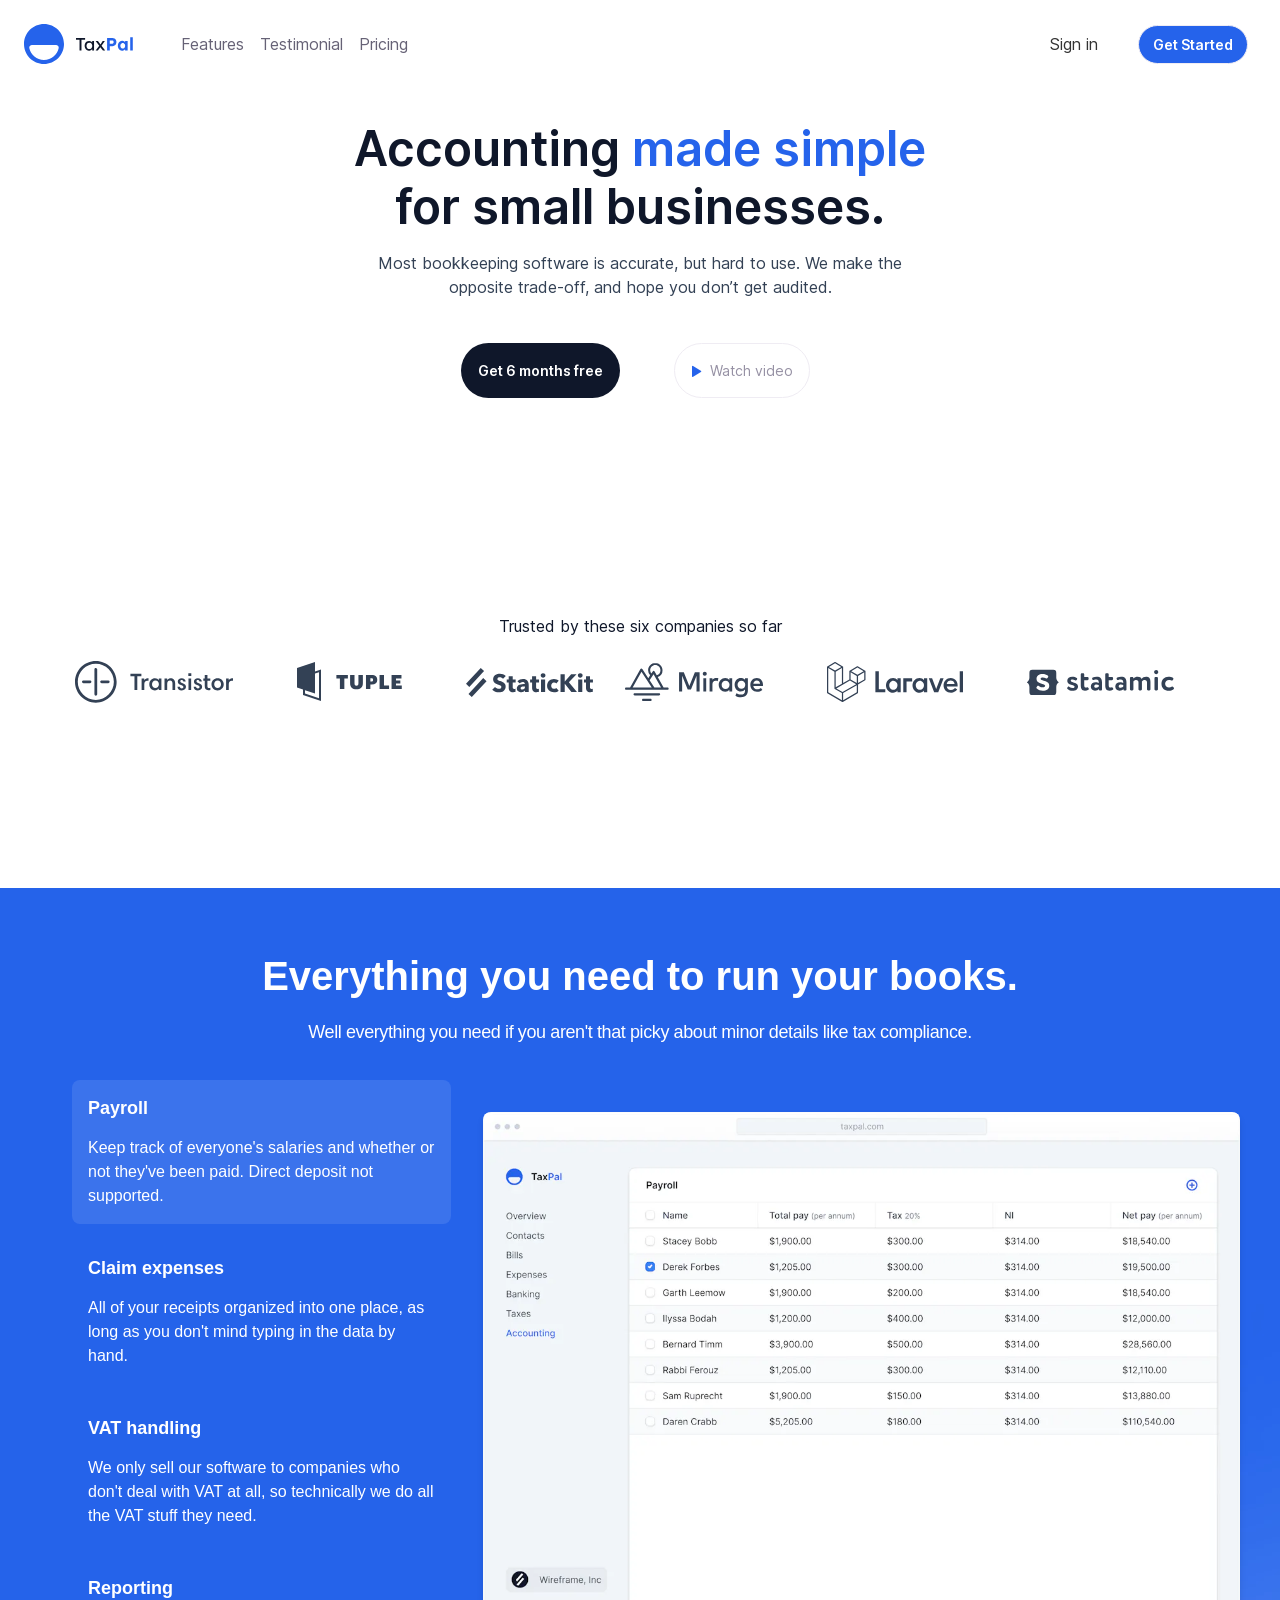
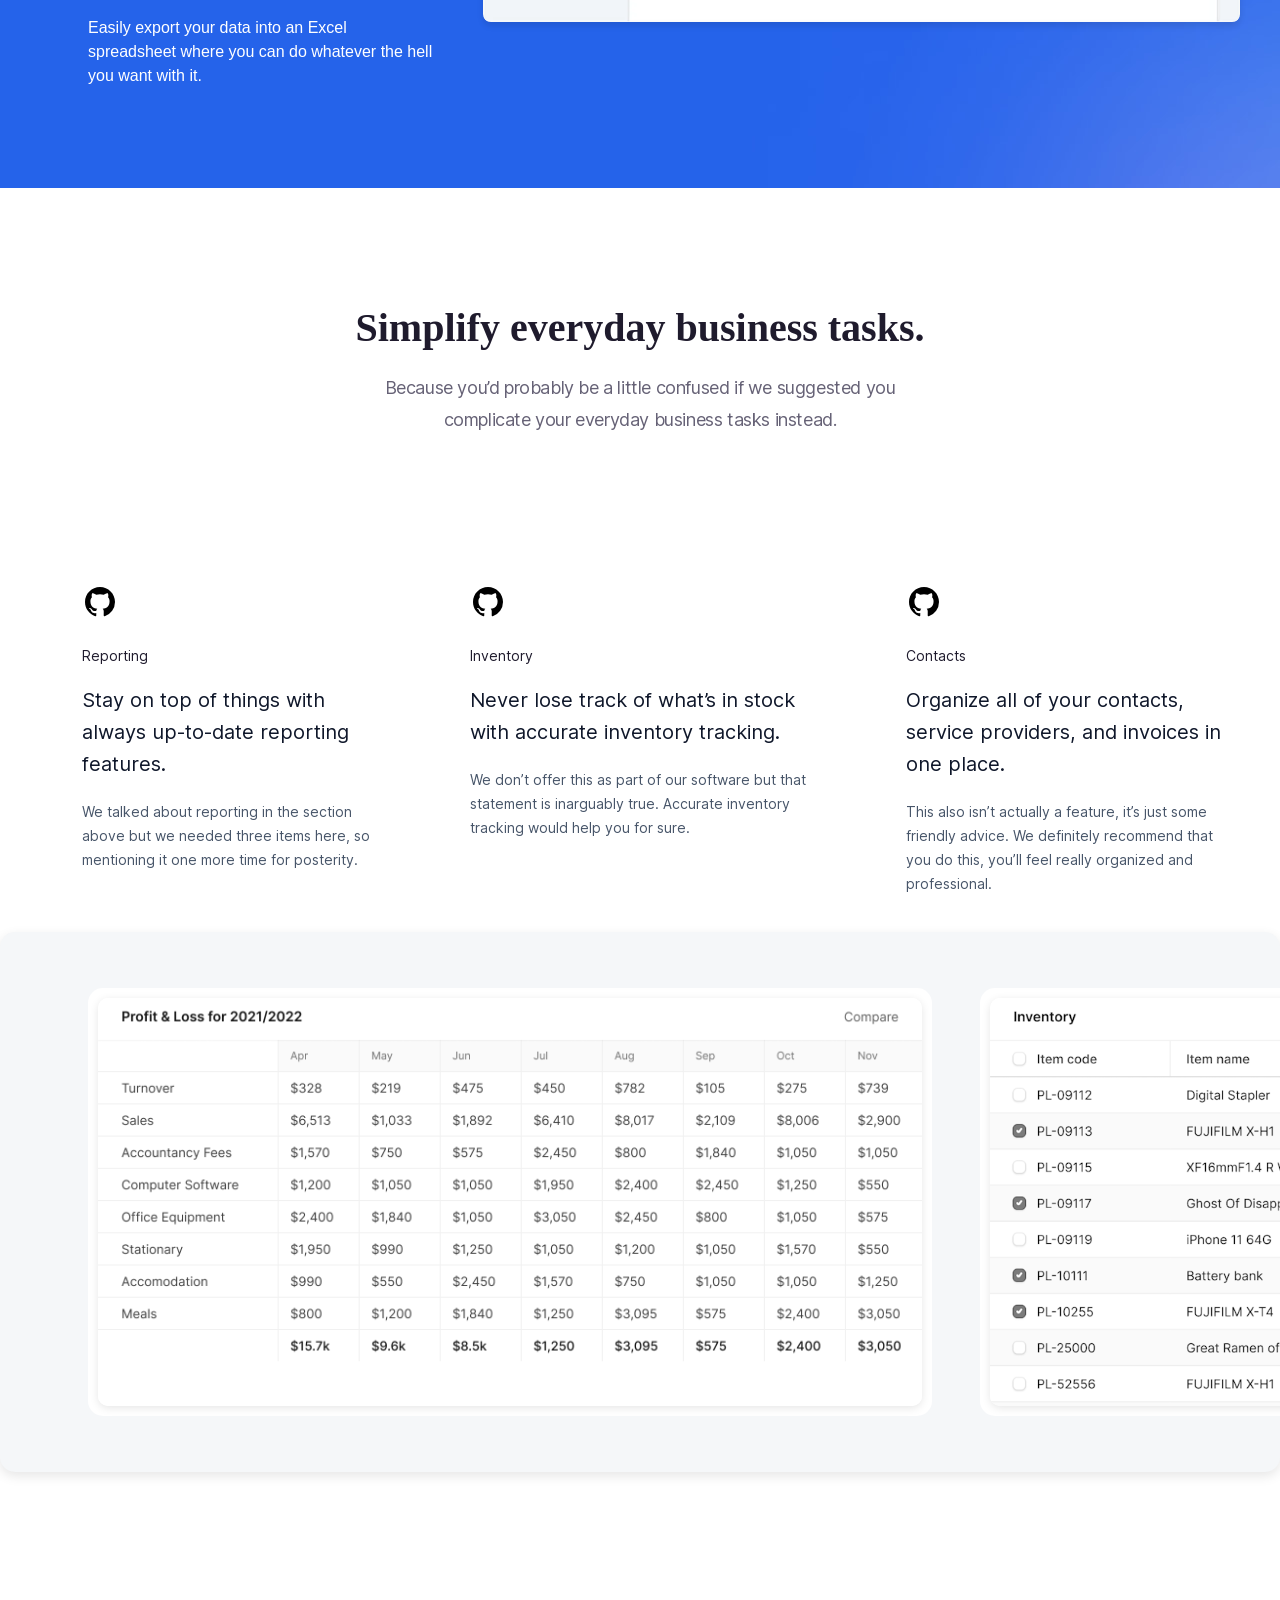
<file: index.html>
<!DOCTYPE html>
<html lang="en">

<head>
  <meta charset="utf-8">
  <title>Frontend Demo </title>
  <!-- SEO Meta Tags-->
  <meta name="description" content="">
  <meta name="keywords" content="">
  <meta name="author" content="">
  <!-- Viewport-->
  <meta name="viewport" content="width=device-width, initial-scale=1">
  <!-- Favicon and Touch Icons-->
  <link rel="apple-touch-icon" sizes="180x180" href="apple-touch-icon.png">
  <link rel="icon" type="image/png" sizes="32x32" href="favicon-32x32.png">
  <link rel="icon" type="image/png" sizes="16x16" href="favicon-16x16.png">
  <link rel="manifest" href="site.webmanifest">
  <link rel="mask-icon" color="#5bbad5" href="safari-pinned-tab.svg">
  <meta name="msapplication-TileColor" content="#766df4">
  <meta name="theme-color" content="#ffffff">
  <!-- Vendor Styles-->
  <link rel="stylesheet" media="screen" href="vendor/simplebar/dist/simplebar.min.css" />
  <link rel="stylesheet" media="screen" href="vendor/prismjs/themes/prism.css" />
  <link rel="stylesheet" media="screen" href="vendor/prismjs/plugins/toolbar/prism-toolbar.css" />
  <link rel="stylesheet" media="screen" href="vendor/prismjs/plugins/line-numbers/prism-line-numbers.css" />
  <!-- Main Theme Styles + Bootstrap-->
  <link rel="stylesheet" media="screen" href="css/theme.css">
</head>


<!-- Body-->

<body>
  <header>
    <div class="container" style="padding: 1.5rem; align-items: center; justify-content: space-between; display: flex;">
      <div style="column-gap: 3rem; align-items: center; display: flex;">
        <!-- Company Logo -->
        <img src="img/logo.svg" alt="Company Logo" width="109rem" height="40rem" />
      
        <!-- Desktop Navigation Menu (Visible on larger screens) -->
        <div class="nav-options">
          <div style="margin-right: 1rem;">Features</div>
          <div style="margin-right: 1rem;">Testimonial</div>
          <div style="margin-right: 1rem;">Pricing</div>
        </div>
      </div>
      
      <!-- Container for "Sign In", "Get Started" Button and Hamburger Menu -->
      <div style="display: flex; align-items: center; column-gap: 1rem;">
        <!-- Sign In link -->
        <div class="sign-in" style="font-size: 1rem; color: #333; cursor: pointer; margin-right: 1rem;">
          Sign in
        </div>
  
        <!-- "Get Started" Button (Visible on all screens) -->
        <div class="btn btn-sm rounded-pill border get-started-btn" style="background-color: #2563EB; color: white; padding: 0.5rem 1rem; max-width: 110px;">
          Get Started
        </div>
      
        <!-- Hamburger Menu Icon (Visible on smaller screens) -->
        <div class="hamburger-menu" id="hamburger-menu" style="font-size: 2rem; cursor: pointer;">
          ☰
        </div>
      </div>
    </div>
    
    <!-- Mobile Menu (Hidden by default, visible on smaller screens) -->
    <div class="mobile-menu">
      <div>Features</div>
      <div>Testimonial</div>
      <div>Pricing</div>
      <div>Sign in</div>
    </div>
  </header>
  
  
  
  
  
  <main class="">
    <!-- Main content-->

    <section style="min-height: 800px; background-color: rgb(255, 255, 255); justify-content: center;">
      <div
        style="display: flex; flex-direction: column; align-items: center; padding-top: 2rem; padding-bottom: 2rem; margin: auto; text-align: center; padding-left: 2rem;padding-right: 2rem;   ">
        <!-- Header -->
        <h1 style="max-width: 600px; font-size: 3rem; color: #0F172A;">Accounting 
          <span style="position: relative;white-space: nowrap;">
            <span style="color: #2563EB; position: relative;">made simple</span>
          </span>
           for small businesses.</h1>
        <p style="max-width: 530px; color: #334155;">Most bookkeeping software is accurate, but hard to use. We make the
          opposite trade-off, and hope you don’t get audited.</p>
        <div class="row " >
          <div class="col">
            <a href="#features" class="btn btn-sm rounded-pill text-light"
              style="margin-top: 1rem; background-color: #0F172A;display: inline-flex; align-items: center; justify-content: center;
              padding: 1rem; flex:1 1 auto;box-sizing: border-box;">
              Get 6 months free
            </a>
          </div>
          <div class="col">
            <a href="https://www.google.com" class="btn btn-sm rounded-pill border text-muted"
              style="margin-top: 1rem; font-weight: 400; display: inline-flex; align-items: center; justify-content: center;
              padding:1rem;flex:1 1 auto;box-sizing: border-box;">
              <i class="fi-play-filled pe-2 pt-1" style="color: #2563EB; font-size: 0.7rem;"></i>
              Watch video
            </a>
          </div>
        </div>
      </div>
      <!-- Trusted by  -->
      <div style="margin-top: 11rem; align-items: center;">
        <p style="text-align: center; color: #0F172A;">Trusted by these six companies so far</p>
        <!-- <ul style="justify-content: center; display: flex; align-items: center; list-style-type: none;"> -->
          <ul class="image-list">
          <li>
            <ul class="inner-list">
              <li style="display: inline; margin-right: 2rem;"><img src ='img/transistor.svg' alt="transitor" loading="lazy"/></li>
              <li style="display: inline; margin-right: 2rem;"><img src ='img/tuple.svg' alt="tuple" loading="lazy"/></li>
              <li style="display: inline; margin-right: 2rem;"><img src ='img/statickit.svg' alt="statickit" loading="lazy"/></li>
            </ul>
          </li>
          <li>
            <ul class="inner-list">
              <li style="display: inline; margin-right: 2rem;"><img src ='img/mirage.svg' alt="mirage" loading="lazy"/></li>
              <li style="display: inline; margin-right: 2rem;"><img src ='img/laravel.svg' alt="laravel" loading="lazy"/></li>
              <li style="display: inline; margin-right: 2rem;"><img src ='img/statamic.svg' alt="statamic" loading="lazy"/></li>
            </ul>
          </li>
        </ul>
      </div>
    </section>
    <!-- Everything you need to run your books. -->
    <section style="min-height: 100vh; margin: 0; padding: 2rem; position: relative; display: flex; flex-direction: column; justify-content: flex-start; align-items: center; overflow: hidden; width: 100%; background: url('img/background-call-to-action.jpg'); box-sizing: border-box;">
      <div style="text-align: center; margin: 2rem 0;">
        <h2 style="color: white; font-size: 2.5rem; line-height: 3rem; font-family: '__Lexend_866216', sans-serif; max-width: 800px; margin: 0 auto;">Everything you need to run your books.</h2>
        <p style="color: white; letter-spacing: -.025rem; font-size: 1.125rem; line-height: 2rem; font-family: '__Lexend_866216', sans-serif; max-width: 800px; margin: 1rem auto 0;">Well everything you need if you aren't that picky about minor details like tax compliance.</p>
      </div>
      <div style="display: flex; justify-content: center; align-items: flex-start; gap: 2rem; width: 100%; max-width: 1200px;">
        <aside class="sidebar" style="flex: 1; max-width: 500px; display: flex; flex-direction: column; justify-content: start; margin-left: 2rem;">
          <nav>
            <ul style="list-style-type: none; padding: 0; margin: 0;">
              <li style="margin-bottom: 1rem;">
                <div data-section="payroll" onclick="showContent('payroll', this);" style="padding: 1rem; border-radius: 8px; width: 100%; background: rgba(255, 255, 255, 0.1); cursor: pointer;">
                  <h3 style="color: white; font-size: 1.125rem; line-height: 1.5rem; font-family: '__Lexend_866216', sans-serif; margin-top: 0;">Payroll</h3>
                  <p style="color: white; font-family: '__Lexend_866216', sans-serif; margin-bottom: 0;">Keep track of everyone's salaries and whether or not they've been paid. Direct deposit not supported.</p>
                </div>
              </li>
              <li style="margin-bottom: 1rem;">
                <div data-section="expenses" onclick="showContent('expenses', this);" style="padding: 1rem; border-radius: 8px; width: 100%; background: rgba(255, 255, 255, 0.1); cursor: pointer;">
                  <h3 style="color: white; font-size: 1.125rem; line-height: 1.5rem; font-family: '__Lexend_866216', sans-serif; margin-top: 0;">Claim expenses</h3>
                  <p style="color: white; font-family: '__Lexend_866216', sans-serif; margin-bottom: 0;">All of your receipts organized into one place, as long as you don't mind typing in the data by hand.</p>
                </div>
              </li>
              <li style="margin-bottom: 1rem;">
                <div data-section="vat" onclick="showContent('vat', this);" style="padding: 1rem; border-radius: 8px; width: 100%; background: rgba(255, 255, 255, 0.1); cursor: pointer;">
                  <h3 style="color: white; font-size: 1.125rem; line-height: 1.5rem; font-family: '__Lexend_866216', sans-serif; margin-top: 0;">VAT handling</h3>
                  <p style="color: white; font-family: '__Lexend_866216', sans-serif; margin-bottom: 0;">We only sell our software to companies who don't deal with VAT at all, so technically we do all the VAT stuff they need.</p>
                </div>
              </li>
              <li>
                <div data-section="reporting" onclick="showContent('reporting', this);" style="padding: 1rem; border-radius: 8px; width: 100%; background: rgba(255, 255, 255, 0.1); cursor: pointer;">
                  <h3 style="color: white; font-size: 1.125rem; line-height: 1.5rem; font-family: '__Lexend_866216', sans-serif; margin-top: 0;">Reporting</h3>
                  <p style="color: white; font-family: '__Lexend_866216', sans-serif; margin-bottom: 0;">Easily export your data into an Excel spreadsheet where you can do whatever the hell you want with it.</p>
                </div>
              </li>
            </ul>
          </nav>
        </aside>
    
        <!-- Image Content Section -->
        <div class="content-display" style="flex: 2; background: white; border-radius: 8px; overflow: hidden; box-shadow: 0 4px 6px rgba(0, 0, 0, 0.1);margin-top: 2rem;">
          <img id="content-image" src="img/payroll.png" alt="TaxPal Feature" style="width: 100%; height: 100%; object-fit: cover;">
        </div>
      </div>
    </section>
    
  
    <!-- This is the third section -->
    <section style="min-height: 1000px; background-color: rgb(255, 255, 255); display: flex; flex-direction: column; align-items: center; justify-content: center; padding: 2rem;">
      <div style="width: 100%; max-width: 640px; text-align: center; margin: auto; padding: 0 2rem;">
        <h2 style="margin-top: 5rem; font-size: 2.5rem; line-height: 3.5rem; font-family: __Lexend_866216;">
          Simplify everyday business tasks.
        </h2>
        <p style="letter-spacing: -.025rem; font-size: 1.125rem; line-height: 2rem; margin-top: 1rem;">
          Because you’d probably be a little confused if we suggested you complicate your everyday business tasks instead.
        </p>
      </div>
      <!-- options and images -->
      <div style="display: flex; flex-direction: column; align-items: center; padding: 2rem; margin-top: 5rem; margin-bottom: 8rem;">
        <div style="display: flex; justify-content: center; flex-wrap: nowrap; width: 100%; max-width: 1200px;">
          <!-- Individual option -->
          <div class="section3option" data-option="reporting"  style="text-align: left; margin: 0 2rem; min-width: 372px; padding-left: 4rem;">
            <button class="option-button" style="border: none; background: none; cursor: pointer; padding: 0;">
              <img src="img/github.svg" style="width: 2.25rem;" loading="lazy" alt="Inventory Icon"/>
            </button>
            <h3 style="font-weight: 500; font-size: .875rem; line-height: 1.5rem; margin-top: 1.5rem;">
              Reporting
            </h3>
            <p style="font-size: 1.25rem; line-height: 2rem; margin-top: .5rem; color: #0F172A;">
              Stay on top of things with always up-to-date reporting features.
            </p>
            <p style="color: rgb(71, 85, 105); font-size: .875rem; line-height: 1.5rem; margin-top: 1rem;">
              We talked about reporting in the section above but we needed three items here, so mentioning it one more time for posterity.
            </p>
          </div>
          <!-- Repeat for each option -->
          <div class="section3option" data-option="inventory" style="text-align: left; margin: 0 2rem; min-width: 372px;">
            <button class="option-button" style="border: none; background: none; cursor: pointer; padding: 0;">
              <img src="img/github.svg" style="width: 2.25rem;" loading="lazy" alt="Inventory Icon"/>
            </button>
            <h3 style="font-weight: 500; font-size: .875rem; line-height: 1.5rem; margin-top: 1.5rem;">
              Inventory
            </h3>
            <p style="font-size: 1.25rem; line-height: 2rem; margin-top: .5rem; color: #0F172A;">
              Never lose track of what’s in stock with accurate inventory tracking.
            </p>
            <p style="color: rgb(71, 85, 105); font-size: .875rem; line-height: 1.5rem; margin-top: 1rem;">
              We don’t offer this as part of our software but that statement is inarguably true. Accurate inventory tracking would help you for sure.
            </p>
          </div>
          
          <div class="section3option"  data-option="contacts" style="text-align: left; margin: 0 2rem; min-width: 372px; padding-right: 2rem;">
            <button class="option-button" style="border: none; background: none; cursor: pointer; padding: 0;">
              <img src="img/github.svg" style="width: 2.25rem;" loading="lazy" alt="Inventory Icon"/>
            </button>
            <h3 style="font-weight: 500; font-size: .875rem; line-height: 1.5rem; margin-top: 1.5rem;">
              Contacts
            </h3>
            <p style="font-size: 1.25rem; line-height: 2rem; margin-top: .5rem; color: #0F172A;">
              Organize all of your contacts, service providers, and invoices in one place.
            </p>
            <p style="color: rgb(71, 85, 105); font-size: .875rem; line-height: 1.5rem; margin-top: 1rem;">
              This also isn’t actually a feature, it’s just some friendly advice. We definitely recommend that you do this, you’ll feel really organized and professional.
            </p>
          </div>
        </div>
        <!-- images -->
        <div class="img_container" style="padding: 2rem">
          <div class="section3gallery" style="padding-right:2rem; padding-left: 2rem;">
            <div class="image-slider" style="display: flex; transition: transform 0.5s ease;">
            <div class="image-wrapper" >
              <img src="img/reporting.png" id="reporting-image" class="mainImage" alt="reporting image" id="reporting-image" loading="lazy">
            </div>
            <div class="image-wrapper">
              <img src="img/inventory.png" id="inventory-image" class="mainImage" alt="inventory image" id="inventory-image" loading="lazy">
            </div>
            <div class="image-wrapper">
              <img src="img/contacs.png" id="contacts-image" class="mainImage" alt="contacts image" id="contacts-image" loading="lazy">
            </div>
            </div>
          </div>
        </div>
      </div>
    </section>
  
  
    

  </main>


  <!-- Back to top button--><a class="btn-scroll-top" href="#top" data-scroll><span
      class="btn-scroll-top-tooltip text-muted fs-sm me-2">Top</span><i class="btn-scroll-top-icon fi-chevron-up">
    </i></a>
  <!-- Vendor scripts: js libraries and plugins-->
  <script src="vendor/bootstrap/dist/js/bootstrap.bundle.min.js"></script>
  <script src="vendor/simplebar/dist/simplebar.min.js"></script>
  <script src="vendor/smooth-scroll/dist/smooth-scroll.polyfills.min.js"></script>
  <script src="vendor/prismjs/components/prism-core.min.js"></script>
  <script src="vendor/prismjs/components/prism-markup.min.js"></script>
  <script src="vendor/prismjs/components/prism-clike.min.js"></script>
  <script src="vendor/prismjs/components/prism-javascript.min.js"></script>
  <script src="vendor/prismjs/components/prism-pug.min.js"></script>
  <script src="vendor/prismjs/plugins/toolbar/prism-toolbar.min.js"></script>
  <script src="vendor/prismjs/plugins/copy-to-clipboard/prism-copy-to-clipboard.min.js"></script>
  <script src="vendor/prismjs/plugins/line-numbers/prism-line-numbers.min.js"></script>
  <!-- Main theme script-->
  <script src="js/theme.js"></script>
</body>

</html>
</file>
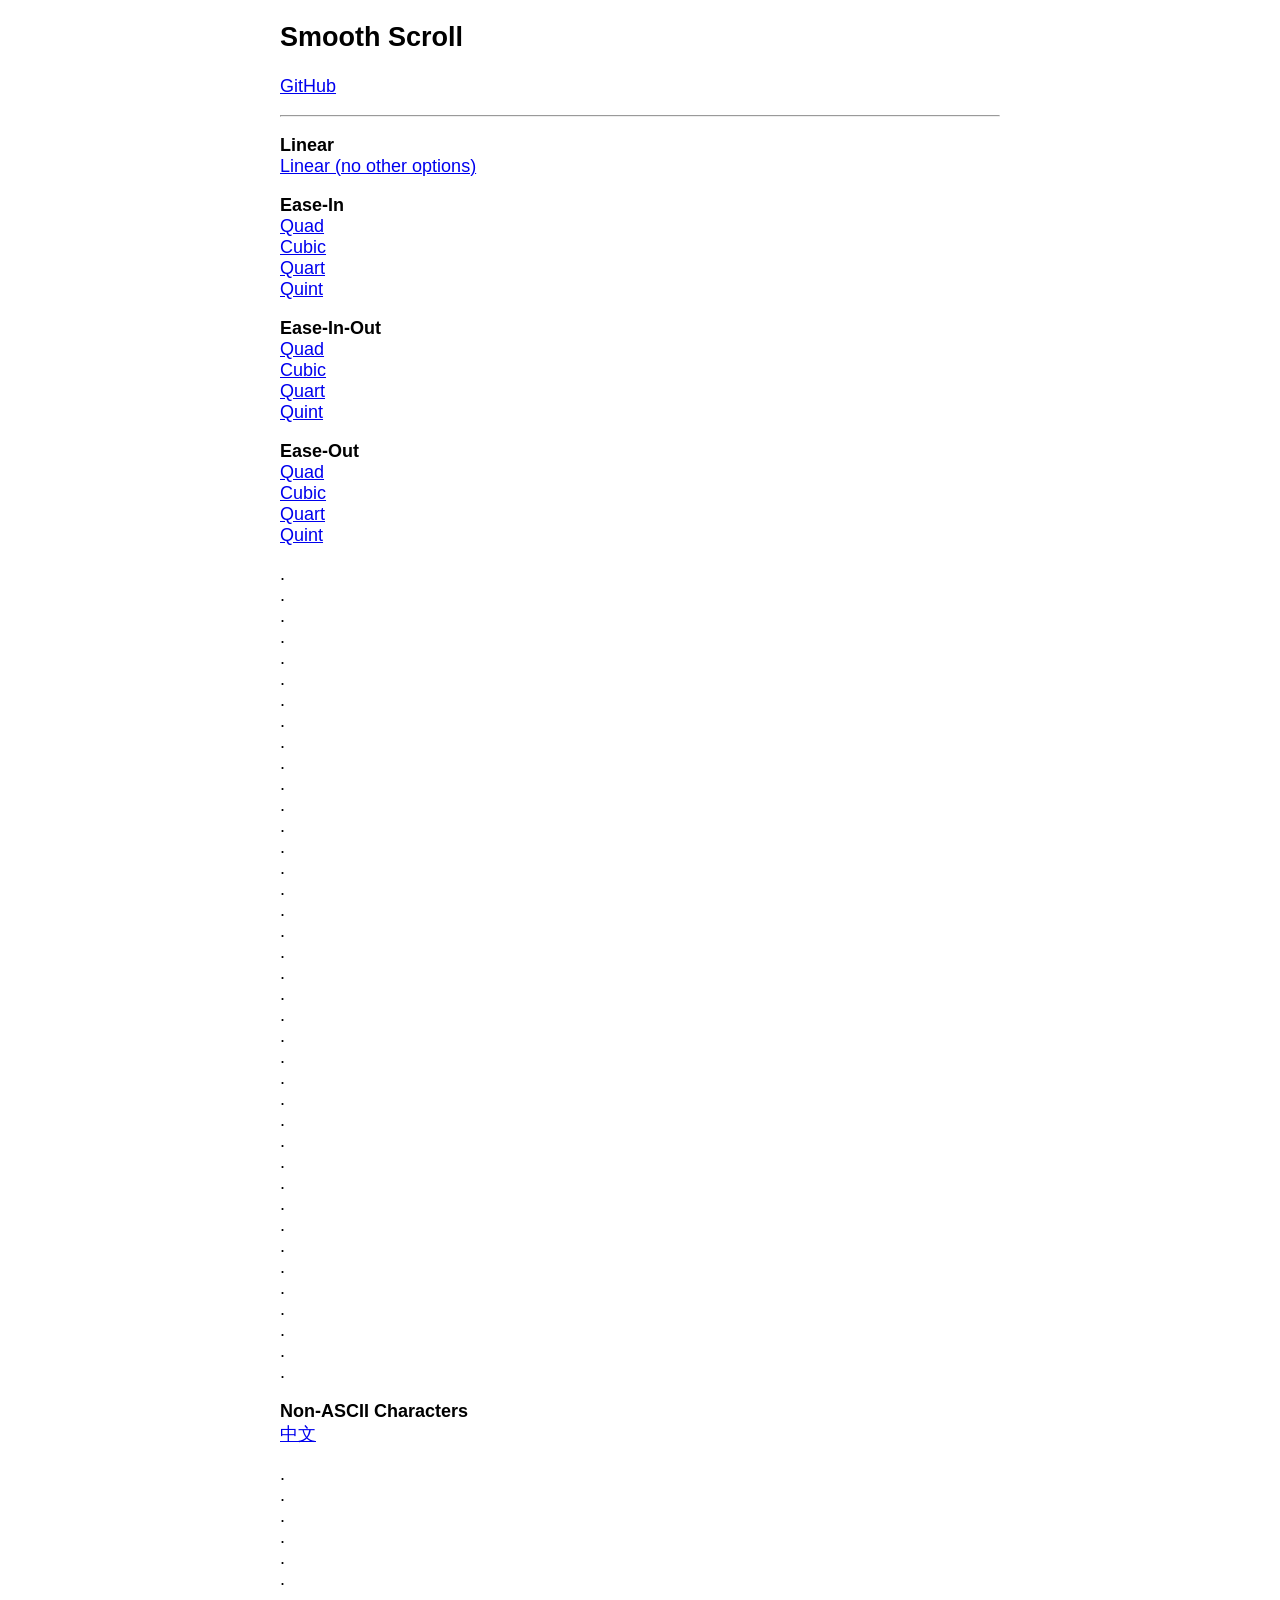
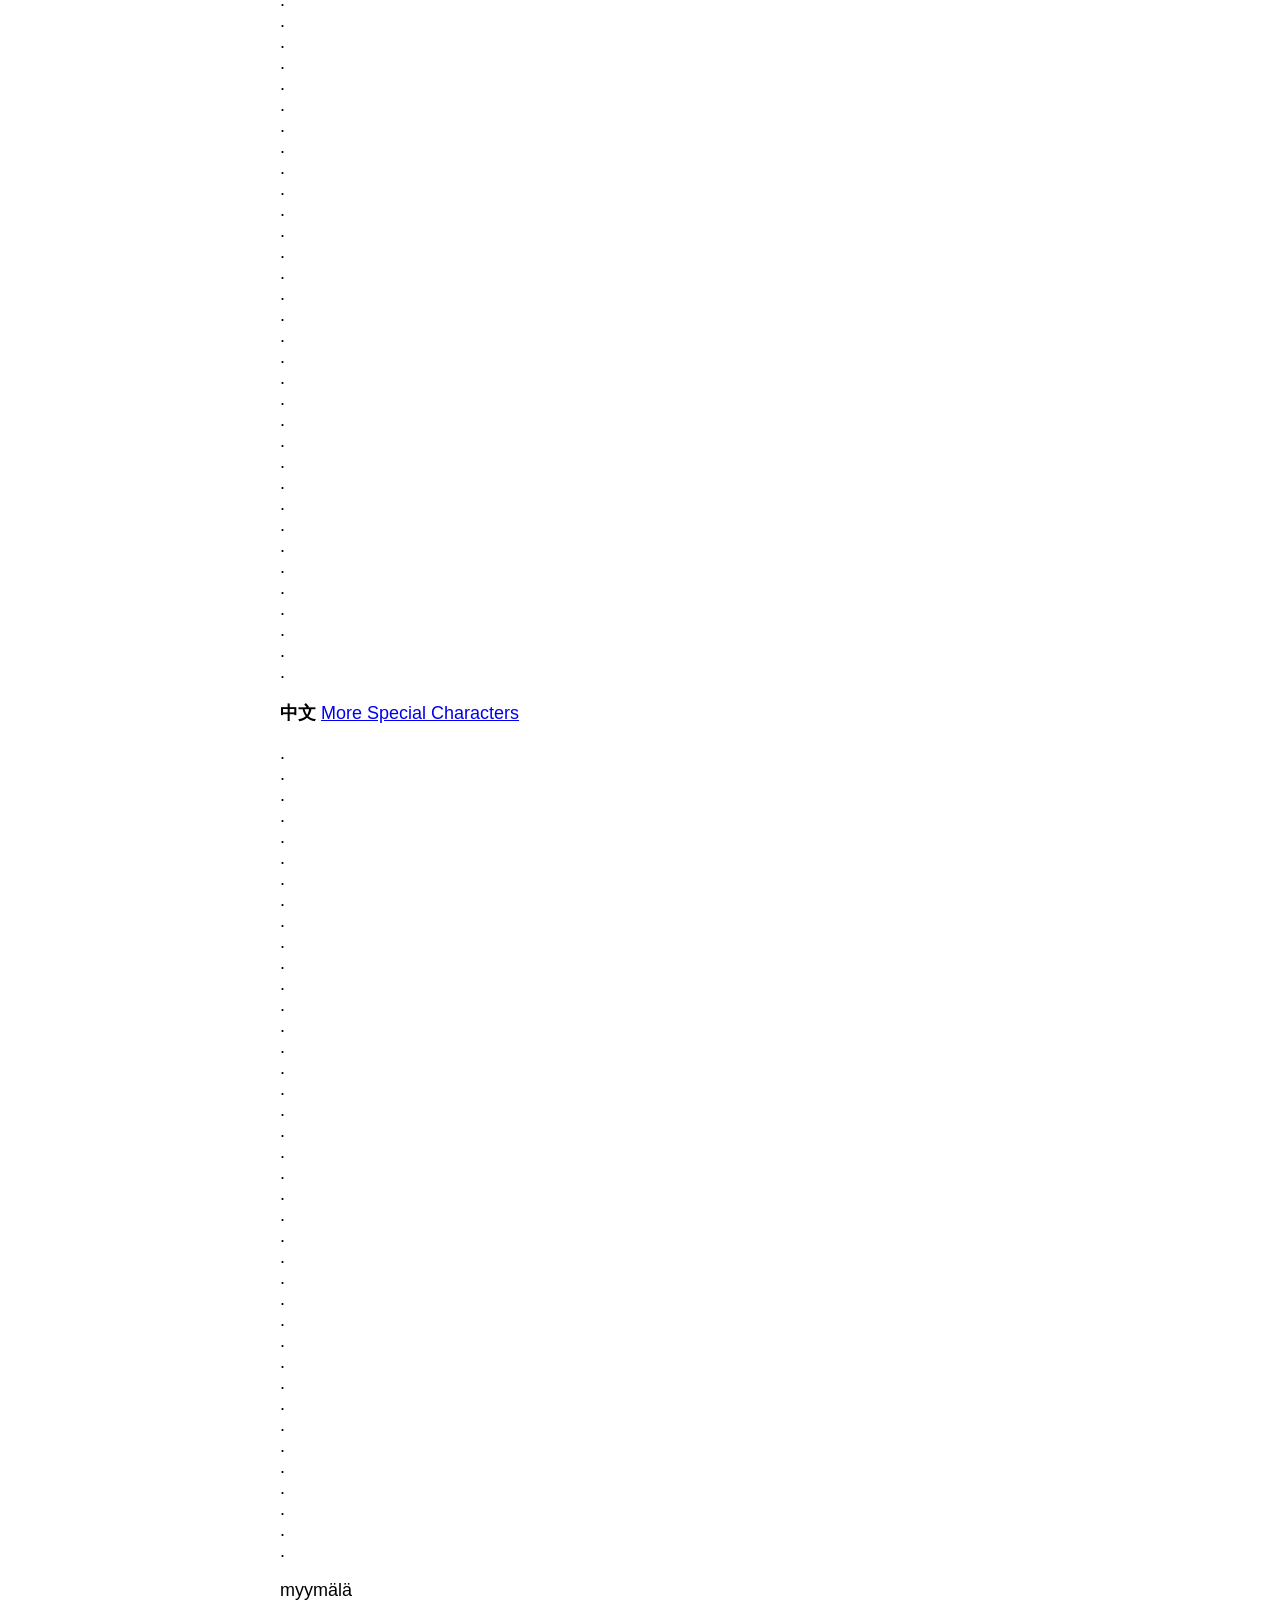
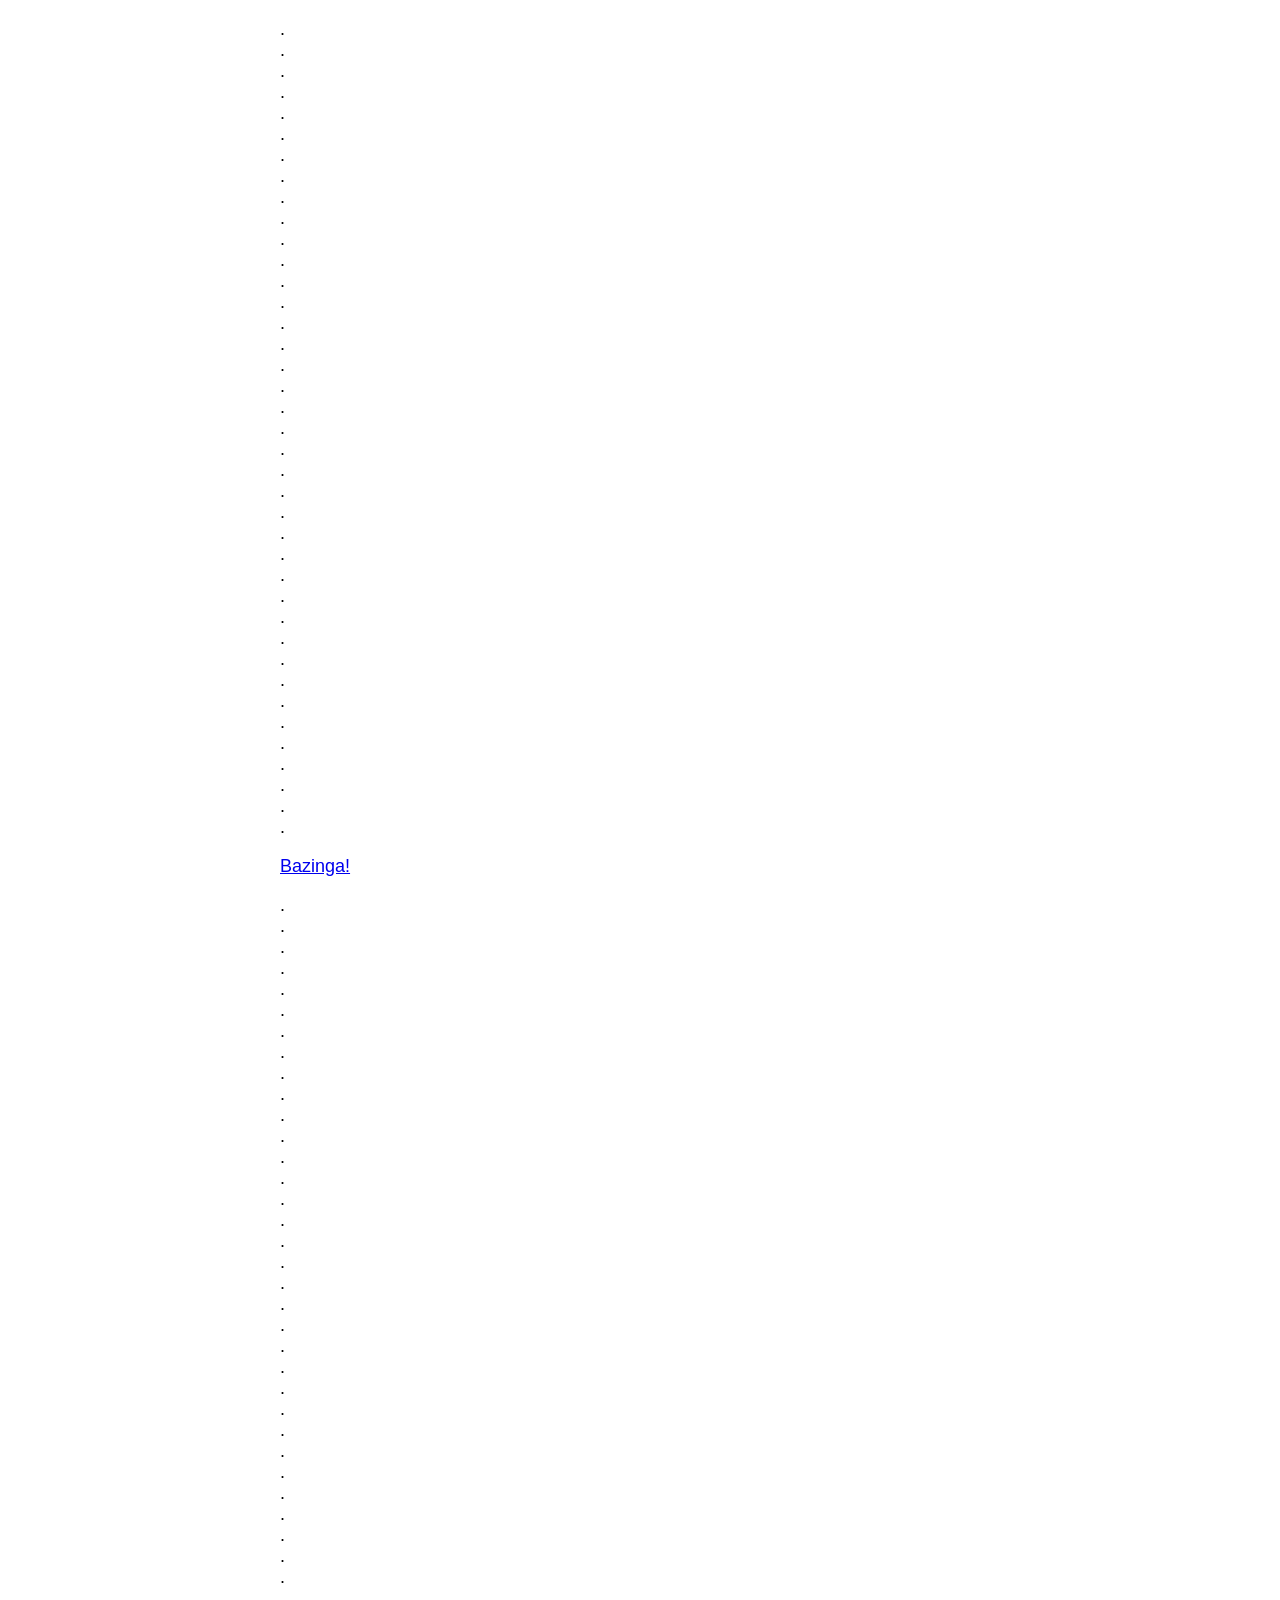
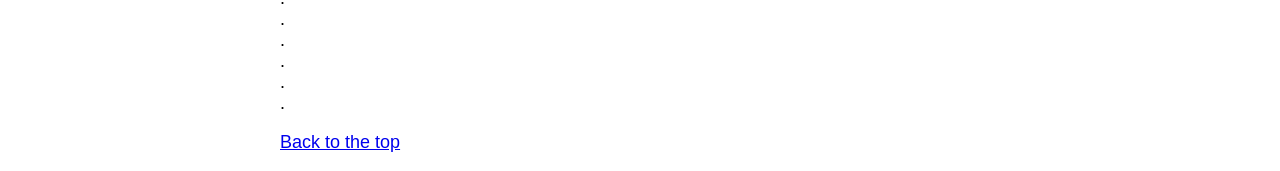
<file: vendor/smooth-scroll/index.html>
<!DOCTYPE html>
<html lang="en">

	<head>
		<meta charset="utf-8">
		<title>Smooth Scroll</title>
		<meta name="viewport" content="width=device-width, initial-scale=1.0">

		<!-- stylesheets -->
		<style type="text/css">
			body {
				font-family: -apple-system, BlinkMacSystemFont, "Segoe UI", "Roboto", "Oxygen", "Ubuntu", "Cantarell", "Fira Sans", "Droid Sans", "Helvetica Neue", sans-serif;
				font-size: 112.5%;
				margin-left: auto;
				margin-right: auto;
				max-width: 40em;
				width: 88%;
			}
		</style>
	</head>

	<body>

		<main id="top">

			<nav>
				<h1>Smooth Scroll</h1>
				<p><a href="https://github.com/cferdinandi/smooth-scroll">GitHub</a></p>
				<hr>
			</nav>

			<section>
				<p>
				    <strong>Linear</strong><br>
				    <a data-easing="linear" href="#bazinga">Linear (no other options)</a><br>
				</p>

				<p>
				    <strong>Ease-In</strong><br>
				    <a data-easing="easeInQuad" href="#bazinga">Quad</a><br>
				    <a data-easing="easeInCubic" href="#bazinga">Cubic</a><br>
				    <a data-easing="easeInQuart" href="#bazinga">Quart</a><br>
				    <a data-easing="easeInQuint" href="#bazinga">Quint</a>
				</p>

				<p>
				    <strong>Ease-In-Out</strong><br>
				    <a data-easing="easeInOutQuad" href="#bazinga">Quad</a><br>
				    <a data-easing="easeInOutCubic" href="#bazinga">Cubic</a><br>
				    <a data-easing="easeInOutQuart" href="#bazinga">Quart</a><br>
				    <a data-easing="easeInOutQuint" href="#bazinga">Quint</a>
				</p>

				<p>
				    <strong>Ease-Out</strong><br>
				    <a data-easing="easeOutQuad" href="#bazinga">Quad</a><br>
				    <a data-easing="easeOutCubic" href="#bazinga">Cubic</a><br>
				    <a data-easing="easeOutQuart" href="#bazinga">Quart</a><br>
				    <a data-easing="easeOutQuint" href="#bazinga">Quint</a>
				</p>

				<p>
				    .<br>.<br>.<br>.<br>.<br>.<br>.<br>.<br>.<br>.<br>.<br>.<br>.<br>
				    .<br>.<br>.<br>.<br>.<br>.<br>.<br>.<br>.<br>.<br>.<br>.<br>.<br>
				    .<br>.<br>.<br>.<br>.<br>.<br>.<br>.<br>.<br>.<br>.<br>.<br>.
				</p>

				<p>
				    <strong>Non-ASCII Characters</strong><br>
				    <a href="#中文">中文</a>
				</p>

				<p>
				    .<br>.<br>.<br>.<br>.<br>.<br>.<br>.<br>.<br>.<br>.<br>.<br>.<br>
				    .<br>.<br>.<br>.<br>.<br>.<br>.<br>.<br>.<br>.<br>.<br>.<br>.<br>
				    .<br>.<br>.<br>.<br>.<br>.<br>.<br>.<br>.<br>.<br>.<br>.<br>.
				</p>

				<p id="中文">
					<strong>中文</strong>
					<a href="#myymälä">More Special Characters</a>
				</p>

				<p>
				    .<br>.<br>.<br>.<br>.<br>.<br>.<br>.<br>.<br>.<br>.<br>.<br>.<br>
				    .<br>.<br>.<br>.<br>.<br>.<br>.<br>.<br>.<br>.<br>.<br>.<br>.<br>
				    .<br>.<br>.<br>.<br>.<br>.<br>.<br>.<br>.<br>.<br>.<br>.<br>.
				</p>

				<p id="myymälä">myymälä</p>

				<p>
				    .<br>.<br>.<br>.<br>.<br>.<br>.<br>.<br>.<br>.<br>.<br>.<br>.<br>
				    .<br>.<br>.<br>.<br>.<br>.<br>.<br>.<br>.<br>.<br>.<br>.<br>.<br>
				    .<br>.<br>.<br>.<br>.<br>.<br>.<br>.<br>.<br>.<br>.<br>.<br>.
				</p>

				<p id="bazinga"><a href="#1@#%^-bottom">Bazinga!</a></p>

				<p>
				    .<br>.<br>.<br>.<br>.<br>.<br>.<br>.<br>.<br>.<br>.<br>.<br>.<br>
				    .<br>.<br>.<br>.<br>.<br>.<br>.<br>.<br>.<br>.<br>.<br>.<br>.<br>
				    .<br>.<br>.<br>.<br>.<br>.<br>.<br>.<br>.<br>.<br>.<br>.<br>.
				</p>

				<p id="1@#%^-bottom"><a href="#top">Back to the top</a></p>
			</section>
		</main>

		<!-- Javascript -->
		<script src="dist/smooth-scroll.polyfills.js"></script>
		<script>

			// Instantiate Scrolls
			var scroll = new SmoothScroll('a[href*="#"]:not([data-easing])');

			if (document.querySelector('[data-easing]')) {
				var linear = new SmoothScroll('[data-easing="linear"]', {easing: 'linear'});

				var easeInQuad = new SmoothScroll('[data-easing="easeInQuad"]', {easing: 'easeInQuad'});
				var easeInCubic = new SmoothScroll('[data-easing="easeInCubic"]', {easing: 'easeInCubic'});
				var easeInQuart = new SmoothScroll('[data-easing="easeInQuart"]', {easing: 'easeInQuart'});
				var easeInQuint = new SmoothScroll('[data-easing="easeInQuint"]', {easing: 'easeInQuint'});

				var easeInOutQuad = new SmoothScroll('[data-easing="easeInOutQuad"]', {easing: 'easeInOutQuad'});
				var easeInOutCubic = new SmoothScroll('[data-easing="easeInOutCubic"]', {easing: 'easeInOutCubic'});
				var easeInOutQuart = new SmoothScroll('[data-easing="easeInOutQuart"]', {easing: 'easeInOutQuart'});
				var easeInOutQuint = new SmoothScroll('[data-easing="easeInOutQuint"]', {easing: 'easeInOutQuint'});

				var easeOutQuad = new SmoothScroll('[data-easing="easeOutQuad"]', {easing: 'easeOutQuad'});
				var easeOutCubic = new SmoothScroll('[data-easing="easeOutCubic"]', {easing: 'easeOutCubic'});
				var easeOutQuart = new SmoothScroll('[data-easing="easeOutQuart"]', {easing: 'easeOutQuart'});
				var easeOutQuint = new SmoothScroll('[data-easing="easeOutQuint"]', {easing: 'easeOutQuint'});
			}

			// // Log scroll events
			// var logScrollEvent = function (event) {
			// 	console.log('type:', event.type);
			// 	console.log('anchor:', event.detail.anchor);
			// 	console.log('toggle:', event.detail.toggle);
			// };
			// document.addEventListener('scrollStart', logScrollEvent, false);
			// document.addEventListener('scrollStop', logScrollEvent, false);
			// document.addEventListener('scrollCancel', logScrollEvent, false);
		</script>


	</body>
</html>
</file>
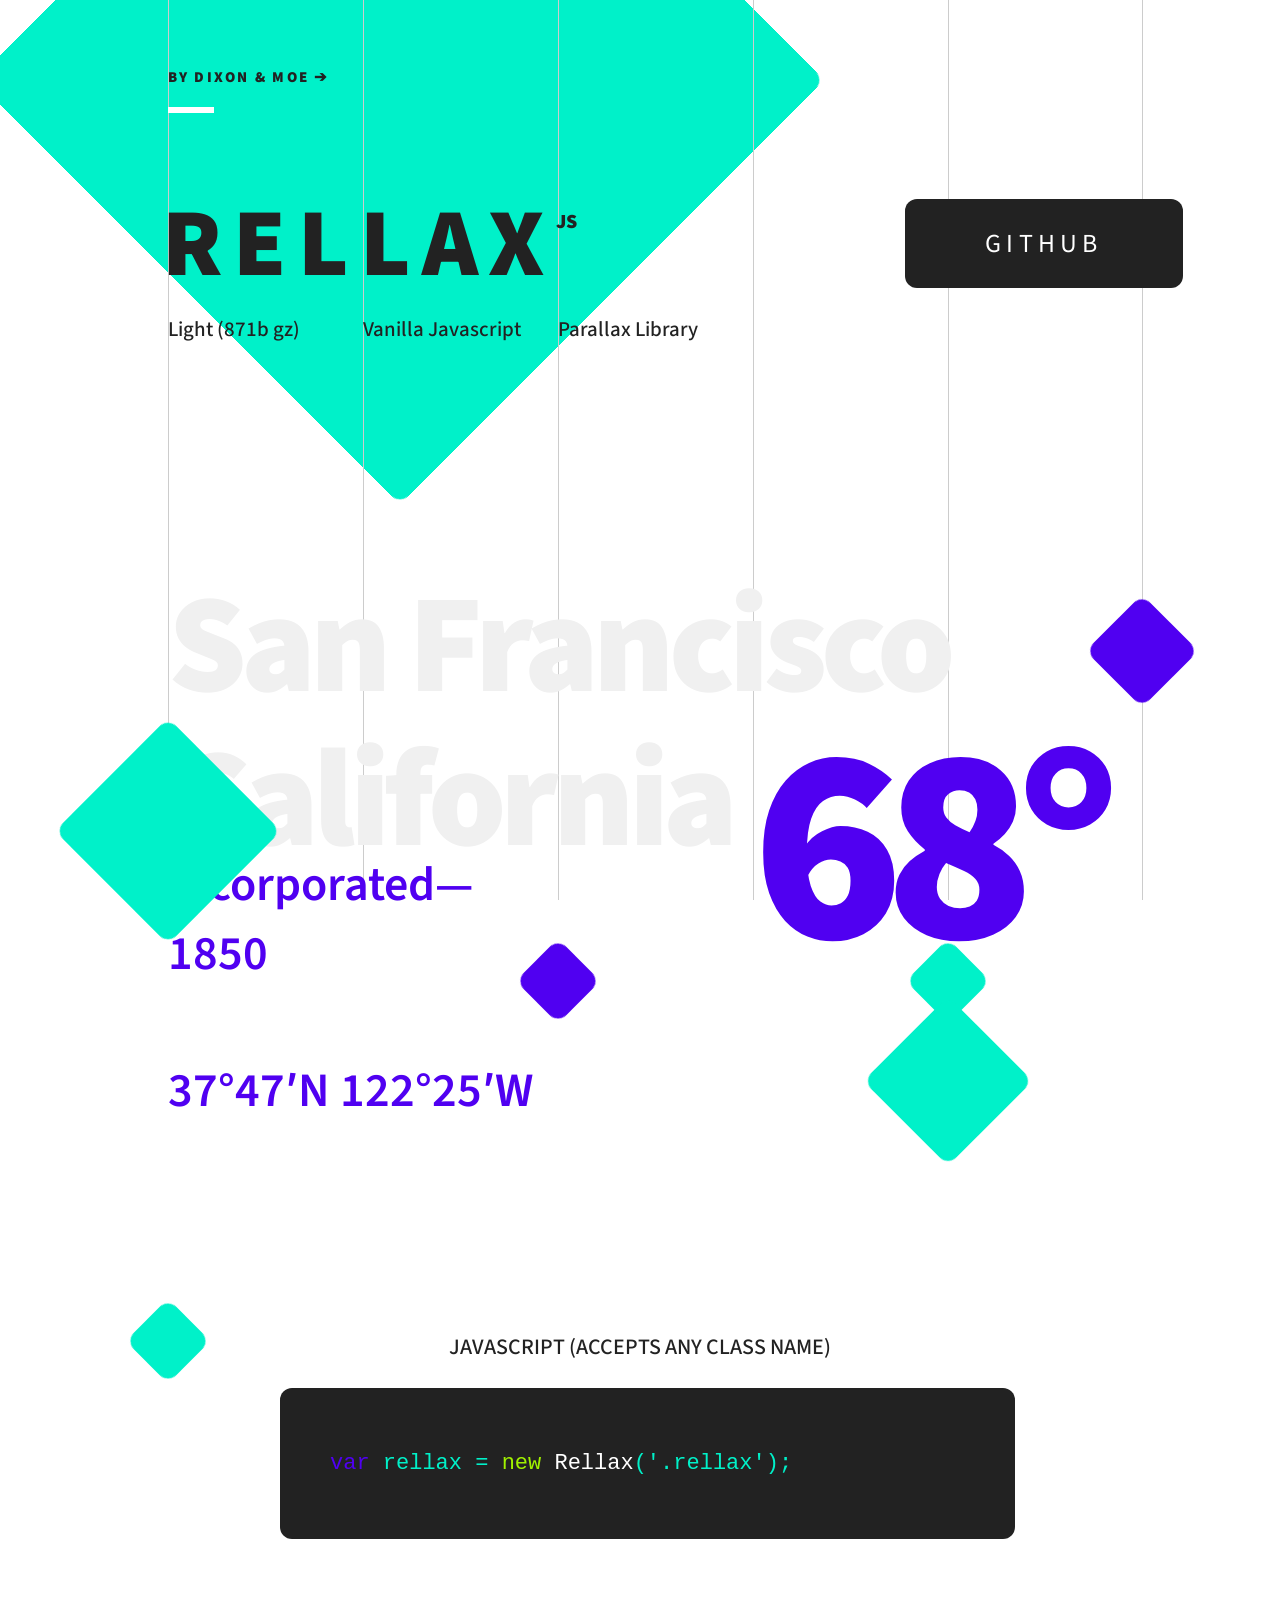
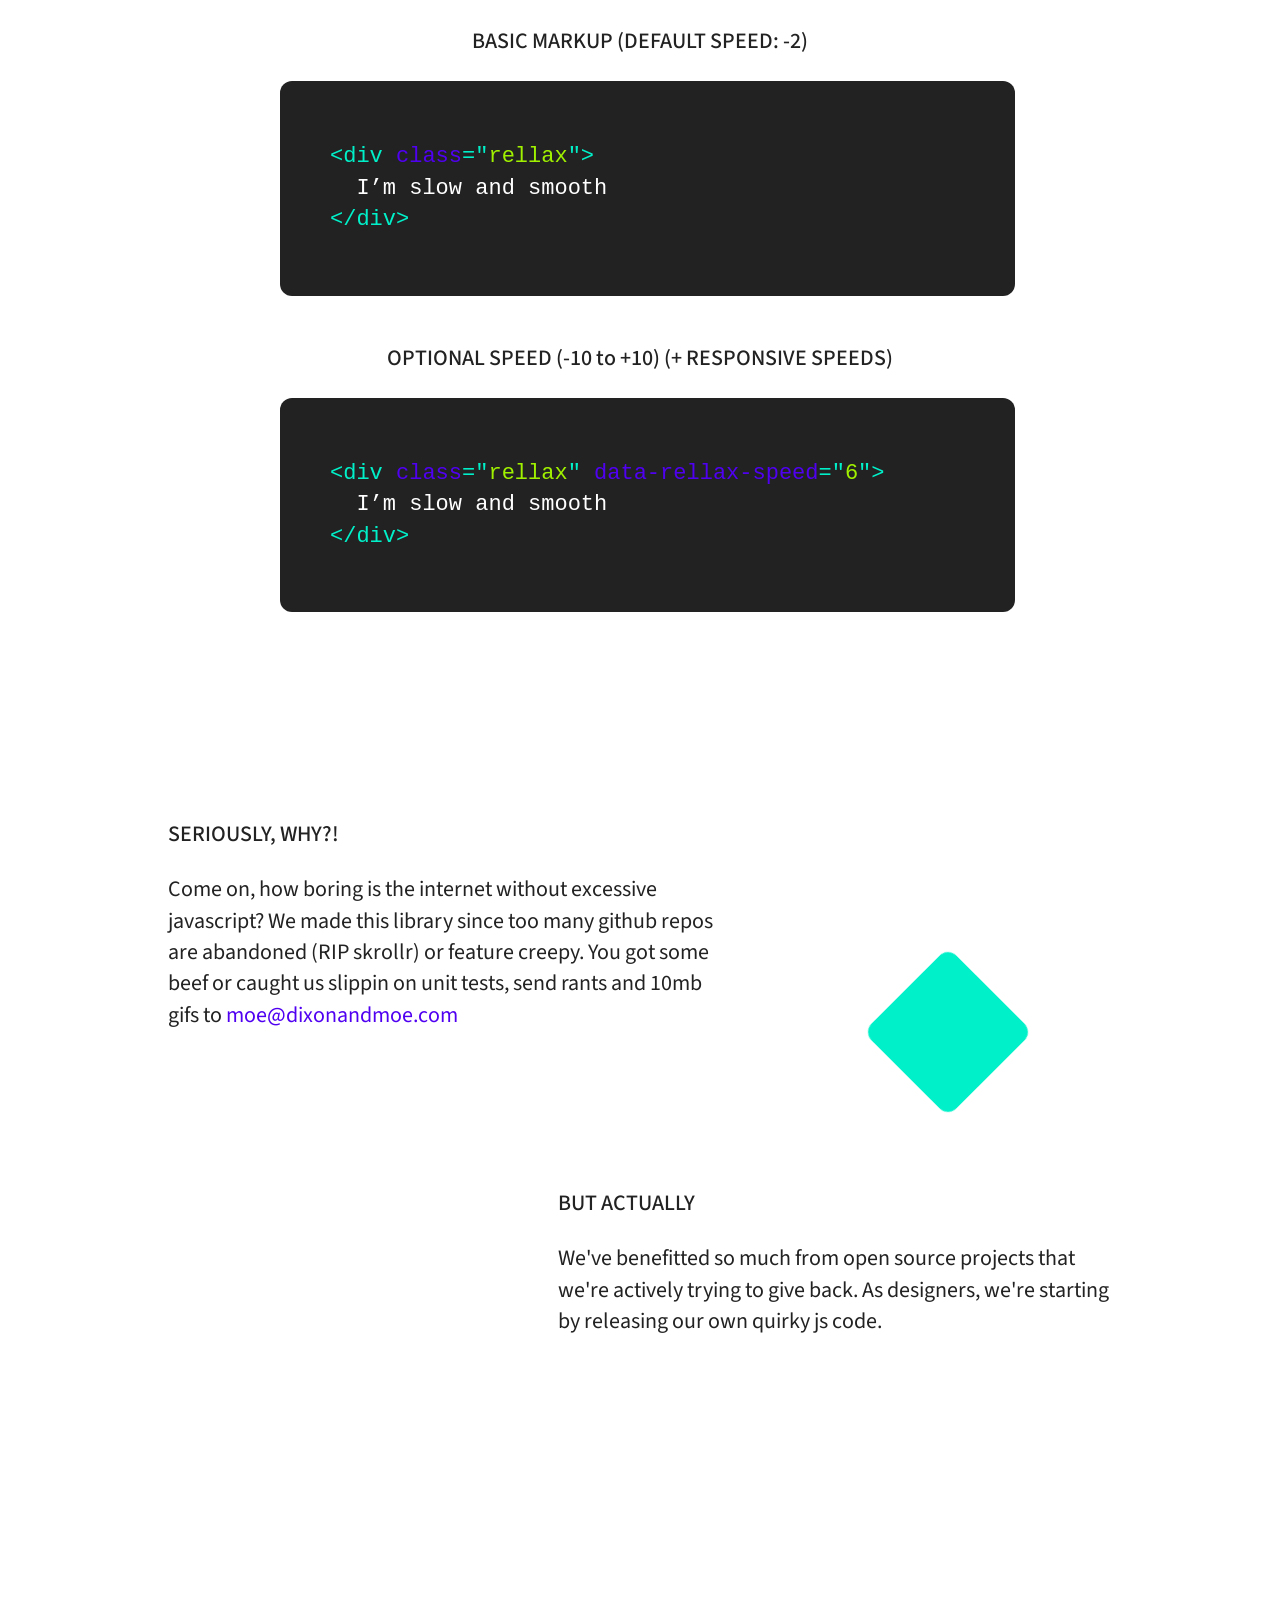
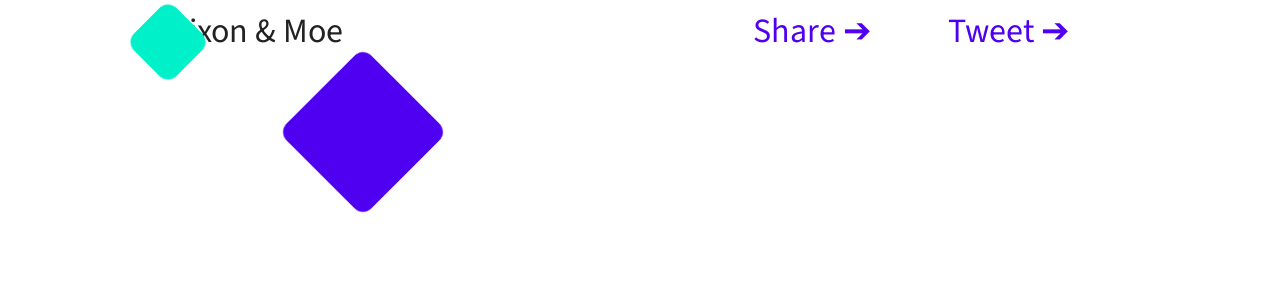
<file: vendor/rellax/demo.html>
<!DOCTYPE html>
<html lang="en">
  <head>
    <meta charset="utf-8">
    <meta http-equiv="X-UA-Compatible" content="IE=edge,chrome=1">
    <title>Vanilla Javascript Parallax Library - Rellax.js</title>
    <meta name="description" content="">
    <meta name="viewport" content="width=device-width">

    <link href='https://fonts.googleapis.com/css?family=Source+Sans+Pro:600,700,900' rel='stylesheet' type='text/css'>

    <!-- Booooooootstrap -->
    <link rel="stylesheet" href="css/bootstrap.min.css">

    <!-- Styles -->
    <link rel="stylesheet" type="text/css" href="css/main.css">

    <!--[if lt IE 9]>
    <script src="//html5shiv.googlecode.com/svn/trunk/html5.js"></script>
    <script>window.html5 || document.write('<script src="js/vendor/html5shiv.js"><\/script>')</script>
    <![endif]-->
  </head>

  <body>
    <div class="grid">
      <div class="container">
        <div class="row">
          <div class="col-md-offset-1 col-md-2">
            <div class="grid-line"></div>
          </div>
          <div class="col-md-2">
            <div class="grid-line"></div>
          </div>
          <div class="col-md-2">
            <div class="grid-line"></div>
          </div>
          <div class="col-md-2">
            <div class="grid-line"></div>
          </div>
          <div class="col-md-2">
            <div class="grid-line" style="margin-right:-30px;border-right:1px solid #ccc"></div>
          </div>
        </div>
      </div>
    </div>

    <div class="fixed-top rellax" data-rellax-speed="-2"
      style="transform: rotate(45deg);"
    >
    </div>

    <main class="main">
      <header>
        <div class="container">
          <div class="row">
            <div class="col-md-offset-1 col-md-11">
              <a href="http://dixonandmoe.com/">
                <h2>BY DIXON & MOE <span>➔</span></h2>
              </a>
              <div class="white-block"></div>
            </div>
          </div>
          <div class="title">
            <div class="row">
              <div class="col-md-offset-1 col-md-6">
                <h1>RELLAX<span>JS</span></h1>
              </div>
              <div class="col-md-4 text-right">
                <a href="https://github.com/dixonandmoe/rellax">GITHUB</a>
              </div>
            </div>
          </div>
          <div class="subtitle">
            <div class="row">
              <div class="col-md-offset-1 col-md-2">
                <h3>Light (871b gz)</h3>
              </div>
              <div class="col-md-2">
                <h3>Vanilla Javascript</h3>
              </div>
              <div class="col-md-2">
                <h3>Parallax Library</h3>
              </div>
            </div>
          </div>
        </div>
      </header>


      <section class="section san-francisco">
        <div class="absolute">
          <div class="container">
            <div class="row">
              <div class="col-md-offset-1 col-md-11">
                <h2 class="rellax" data-rellax-speed="-3">San Francisco<br>California</h2>
              </div>
            </div>
          </div>
        </div>

        <div class="absolute above">
          <div class="container">
            <div class="row">

              <div class="col-md-offset-1 col-md-2">
                <div class="lg-green rellax"
                  data-rellax-speed="2"
                  style="transform: rotate(45deg);">
                </div>
                <div class="sm-green rellax"
                  data-rellax-speed="5"
                  style="transform: rotate(45deg);">
                </div>
              </div>

              <div class="col-md-offset-2 col-md-1">
                <div class="sm-purple rellax"
                  data-rellax-speed="2"
                  style="transform: rotate(45deg);">
                </div>
              </div>

              <div class="col-md-offset-3 col-md-1">
                <div class="xs-green rellax"
                  data-rellax-speed="5"
                  style="transform: rotate(45deg);">
                </div>
                <div class="md-green rellax"
                  data-rellax-speed="1"
                  style="transform: rotate(45deg);">
                </div>
              </div>

              <div class="col-md-1">
                <div class="lg-purple rellax"
                  data-rellax-speed="3"
                  style="transform: rotate(45deg);">
                </div>
              </div>

            </div>
          </div>
        </div>


        <div class="container">

          <div class="row">
            <div class="col-md-offset-1 col-md-5">
              <div class="date">
                Incorporated—<br>
                1850<br><br>
                37°47′N 122°25′W
              </div>
            </div>
            <div class="col-md-offset-1 col-md-4">
              <div class="temp">
                68°
              </div>
            </div>
          </div>
        </div>


      </section>


      <section class="section">

      </section>


      <section class="section">
        <div style="margin-top: 200px">
          <div class="container">

              <div class="row">
                <div class="col-md-12 text-center">
                  <h4>JAVASCRIPT (ACCEPTS ANY CLASS NAME)</h4>
                </div>
              </div>

              <div class="row">
                <div class="col-md-offset-2 col-md-8">
                  <div class="text-editor">
                    <code>
                      <span class="purple">var</span> rellax = <span class="green">new</span> <span class="white">Rellax</span>('.rellax');
                    </code>
                  </div>
                </div>
              </div>


              <div class="row">
                <div class="col-md-12 text-center" style="margin-top:80px">
                  <h4>BASIC MARKUP (DEFAULT SPEED: -2)</h4>
                </div>
              </div>

              <div class="row">
                <div class="col-md-offset-2 col-md-8">
                  <div class="text-editor">
                    <code>
                      &lt;div <span class="purple">class</span>="<span class="green">rellax</span>"&gt;<br>
                      <span class="white">&nbsp;&nbsp;I’m slow and smooth</span><br>
                      &lt;/div&gt;
                    </code>
                  </div>
                </div>
              </div>


              <div class="row">
                <div class="col-md-12 text-center" style="margin-top:40px">
                  <h4>OPTIONAL SPEED (-10 to +10) (+ RESPONSIVE SPEEDS)</h4>
                </div>
              </div>

              <div class="row">
                <div class="col-md-offset-2 col-md-8">
                  <div class="text-editor">
                    <code>
                      &lt;div <span class="purple">class</span>="<span class="green">rellax</span>" <span class="purple">data-rellax-speed</span>="<span class="green">6</span>"&gt;<br>
                      <span class="white">&nbsp;&nbsp;I’m slow and smooth</span><br>
                      &lt;/div&gt;
                    </code>
                  </div>
                </div>
              </div>

          </div>
        </div>
      </section>



      <section class="section">

        <div class="absolute above" style="pointer-events: none;">
          <div class="container">
            <div class="row">

              <div class="col-md-offset-1 col-md-2">
                <div class="bt-green rellax"
                  data-rellax-speed="5"
                  style="transform: rotate(45deg);">
                </div>
              </div>

              <div class="col-md-offset-0 col-md-1">
                <div class="md-dixonandmoe rellax"
                  data-rellax-speed="2"
                  style="transform: rotate(45deg);">
                </div>
              </div>

              <div class="col-md-offset-5 col-md-1">
                <div class="md-twitter rellax"
                  data-rellax-speed="1"
                  style="transform: rotate(45deg);">
                </div>
              </div>

              <div class="col-md-1">
                <div class="md-facebook rellax"
                  data-rellax-speed="3"
                  data-rellax-percentage="0.5"
                  style="transform: rotate(45deg);">
                </div>
              </div>

            </div>
          </div>
        </div>

        <div class="copy" style="margin-top: 200px;margin-bottom: 500px">
          <div class="container">
            <div class="row">
              <div class="col-md-offset-1 col-md-6">
                <h4>SERIOUSLY, WHY?!</h4>
                <p>Come on, how boring is the internet without excessive javascript? We made this library since too many github repos are abandoned (RIP skrollr) or feature creepy. You got some beef or caught us slippin on unit tests, send rants and 10mb gifs to <a href="mailto:moe@dixonandmoe.">moe@dixonandmoe.com</a></p>
              </div>
            </div>

            <div class="row" style="margin-top: 140px">
              <div class="col-md-offset-5 col-md-6">
                <h4>BUT ACTUALLY</h4>
                <p>We've benefitted so much from open source projects that we're actively trying to give back. As designers, we're starting by releasing our own quirky js code.</p>
              </div>
            </div>
          </div>
        </div>
      </section>

      <section class="share">
        <div class="container">
          <div class="row">
            <div class="col-md-offset-1 col-md-3">
              <a class="dam" href="http://dixonandmoe.com/">Dixon &amp; Moe</a>
            </div>
            <div class="col-md-offset-3 col-md-2">
              <a href="https://www.facebook.com/sharer/sharer.php?u=http://dixonandmoe.com/rellax/">Share <span>➔</span></a>
            </div>
            <div class="col-md-offset-0 col-md-2">
              <a href="https://twitter.com/share?url=http://dixonandmoe.com/rellax/">Tweet <span>➔</span></a>
            </div>
          </div>
        </div>
      </section>

    </main>


    <!-- javascript -->
    <script type="text/javascript" src="rellax.js"></script>
    <script>
    	var rellax = new Rellax('.rellax', {
        // center: true
        callback: function(position) {
            // callback every position change
            console.log(position);
        }
      });
    </script>



  </body>
</html>
</file>
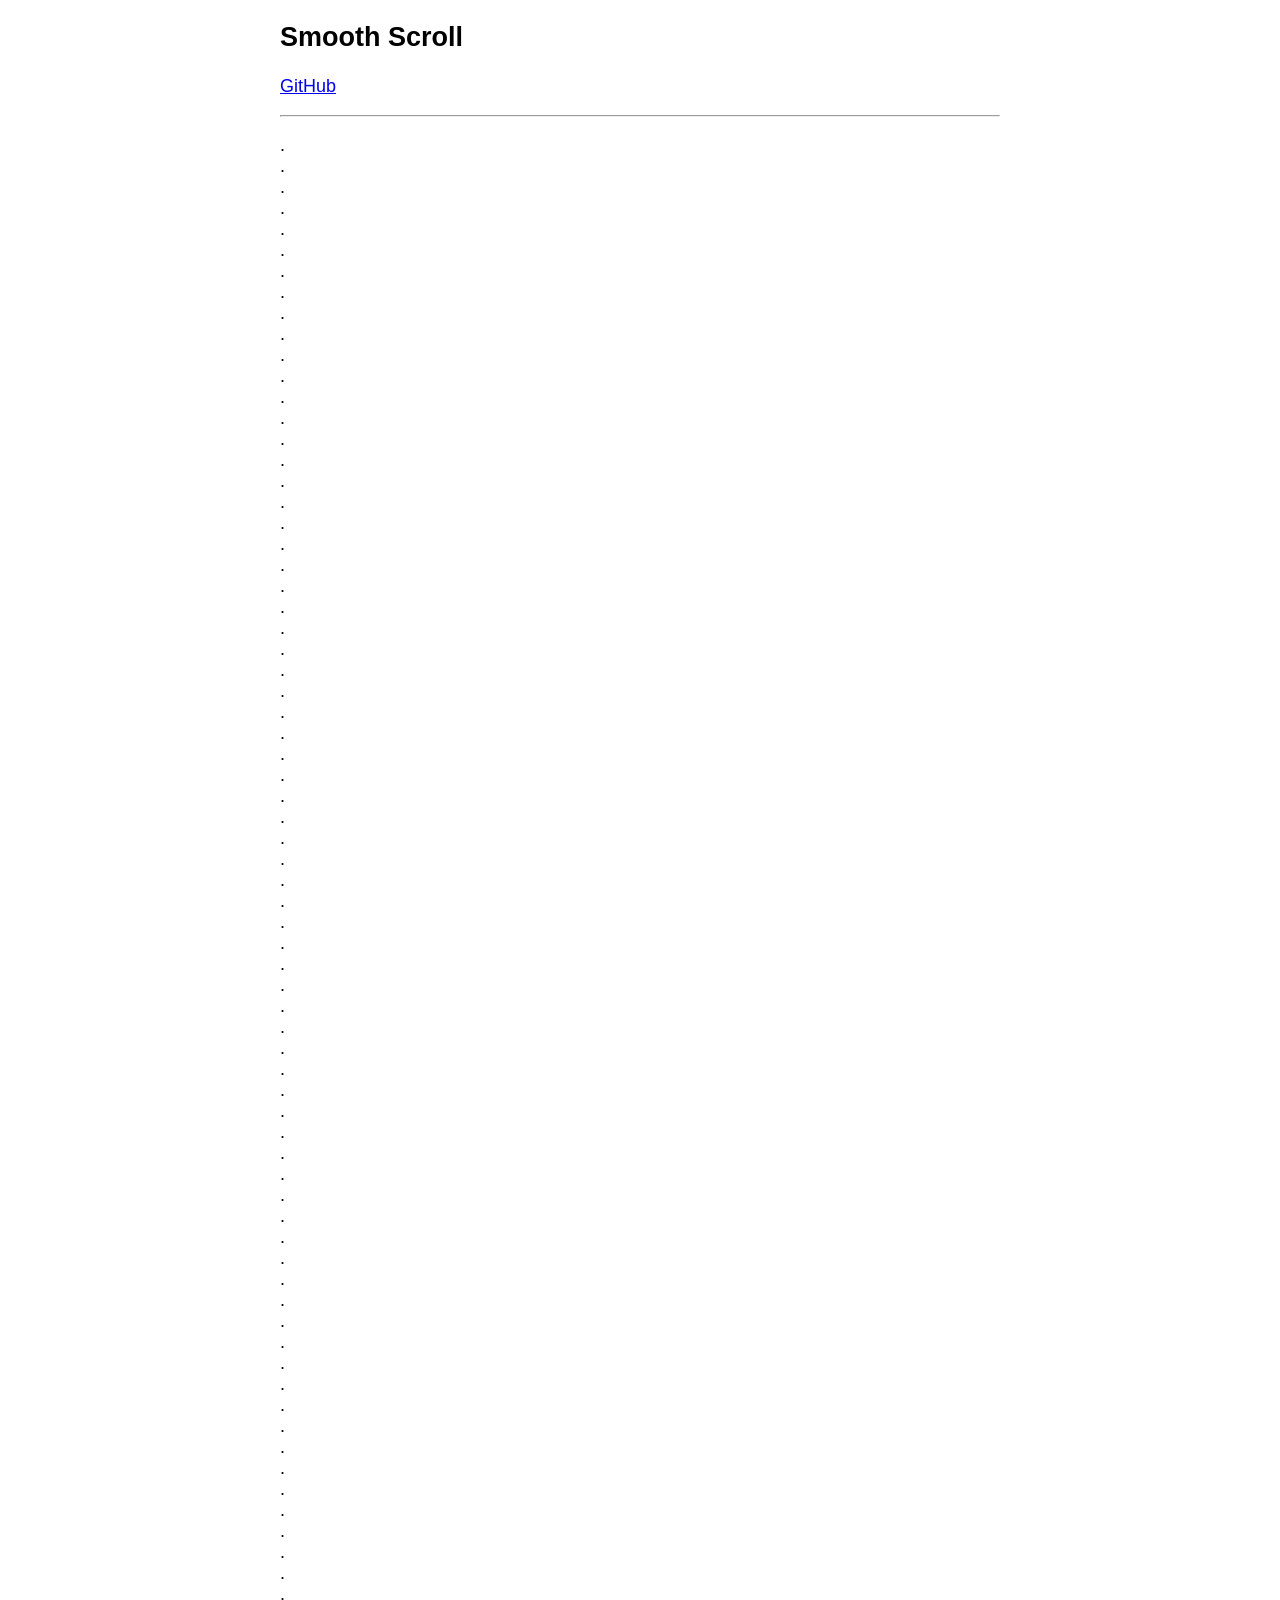
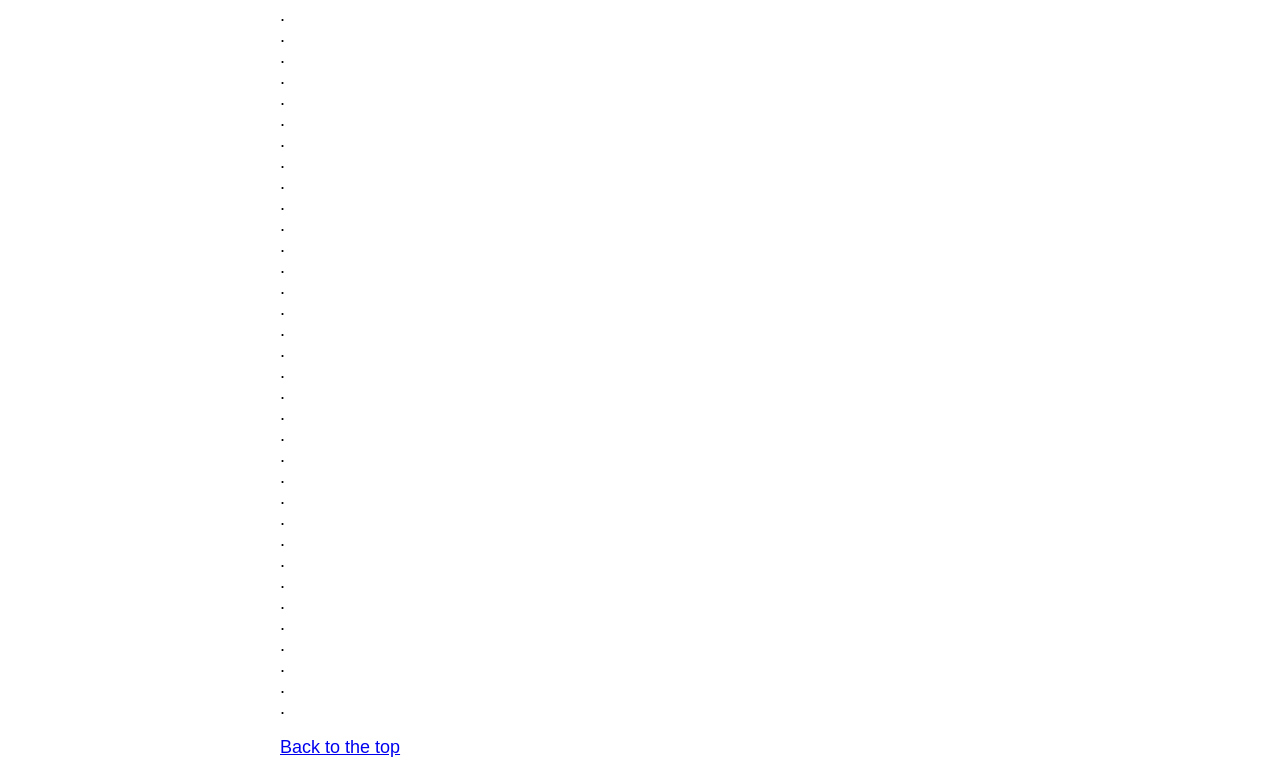
<file: vendor/smooth-scroll/jump-to-top.html>
<!DOCTYPE html>
<html lang="en">

	<head>
		<meta charset="utf-8">
		<title>Smooth Scroll</title>
		<meta name="viewport" content="width=device-width, initial-scale=1.0">

		<!-- stylesheets -->
		<style type="text/css">
			body {
				font-family: -apple-system, BlinkMacSystemFont, "Segoe UI", "Roboto", "Oxygen", "Ubuntu", "Cantarell", "Fira Sans", "Droid Sans", "Helvetica Neue", sans-serif;
				font-size: 112.5%;
				margin-left: auto;
				margin-right: auto;
				max-width: 40em;
				width: 88%;
			}
		</style>
	</head>

	<body>

		<main id="top">

			<nav>
				<h1>Smooth Scroll</h1>
				<p><a href="https://github.com/cferdinandi/smooth-scroll">GitHub</a></p>
				<hr>
			</nav>

			<section>

				<p>
				    .<br>.<br>.<br>.<br>.<br>.<br>.<br>.<br>.<br>.<br>.<br>.<br>.<br>
				    .<br>.<br>.<br>.<br>.<br>.<br>.<br>.<br>.<br>.<br>.<br>.<br>.<br>
				    .<br>.<br>.<br>.<br>.<br>.<br>.<br>.<br>.<br>.<br>.<br>.<br>.<br>
				    .<br>.<br>.<br>.<br>.<br>.<br>.<br>.<br>.<br>.<br>.<br>.<br>.<br>
				    .<br>.<br>.<br>.<br>.<br>.<br>.<br>.<br>.<br>.<br>.<br>.<br>.<br>
				    .<br>.<br>.<br>.<br>.<br>.<br>.<br>.<br>.<br>.<br>.<br>.<br>.<br>
				    .<br>.<br>.<br>.<br>.<br>.<br>.<br>.<br>.<br>.<br>.<br>.<br>.<br>
				    .<br>.<br>.<br>.<br>.<br>.<br>.<br>.<br>.<br>.<br>.<br>.<br>.
				</p>

				<p><a href="#">Back to the top</a></p>
			</section>
		</main>

		<!-- Javascript -->
		<script src="dist/smooth-scroll.polyfills.js"></script>
		<script>
			// Instantiate Scrolls
			var scroll = new SmoothScroll('a[href*="#"]', {
				topOnEmptyHash: false
			});
		</script>


	</body>
</html>
</file>
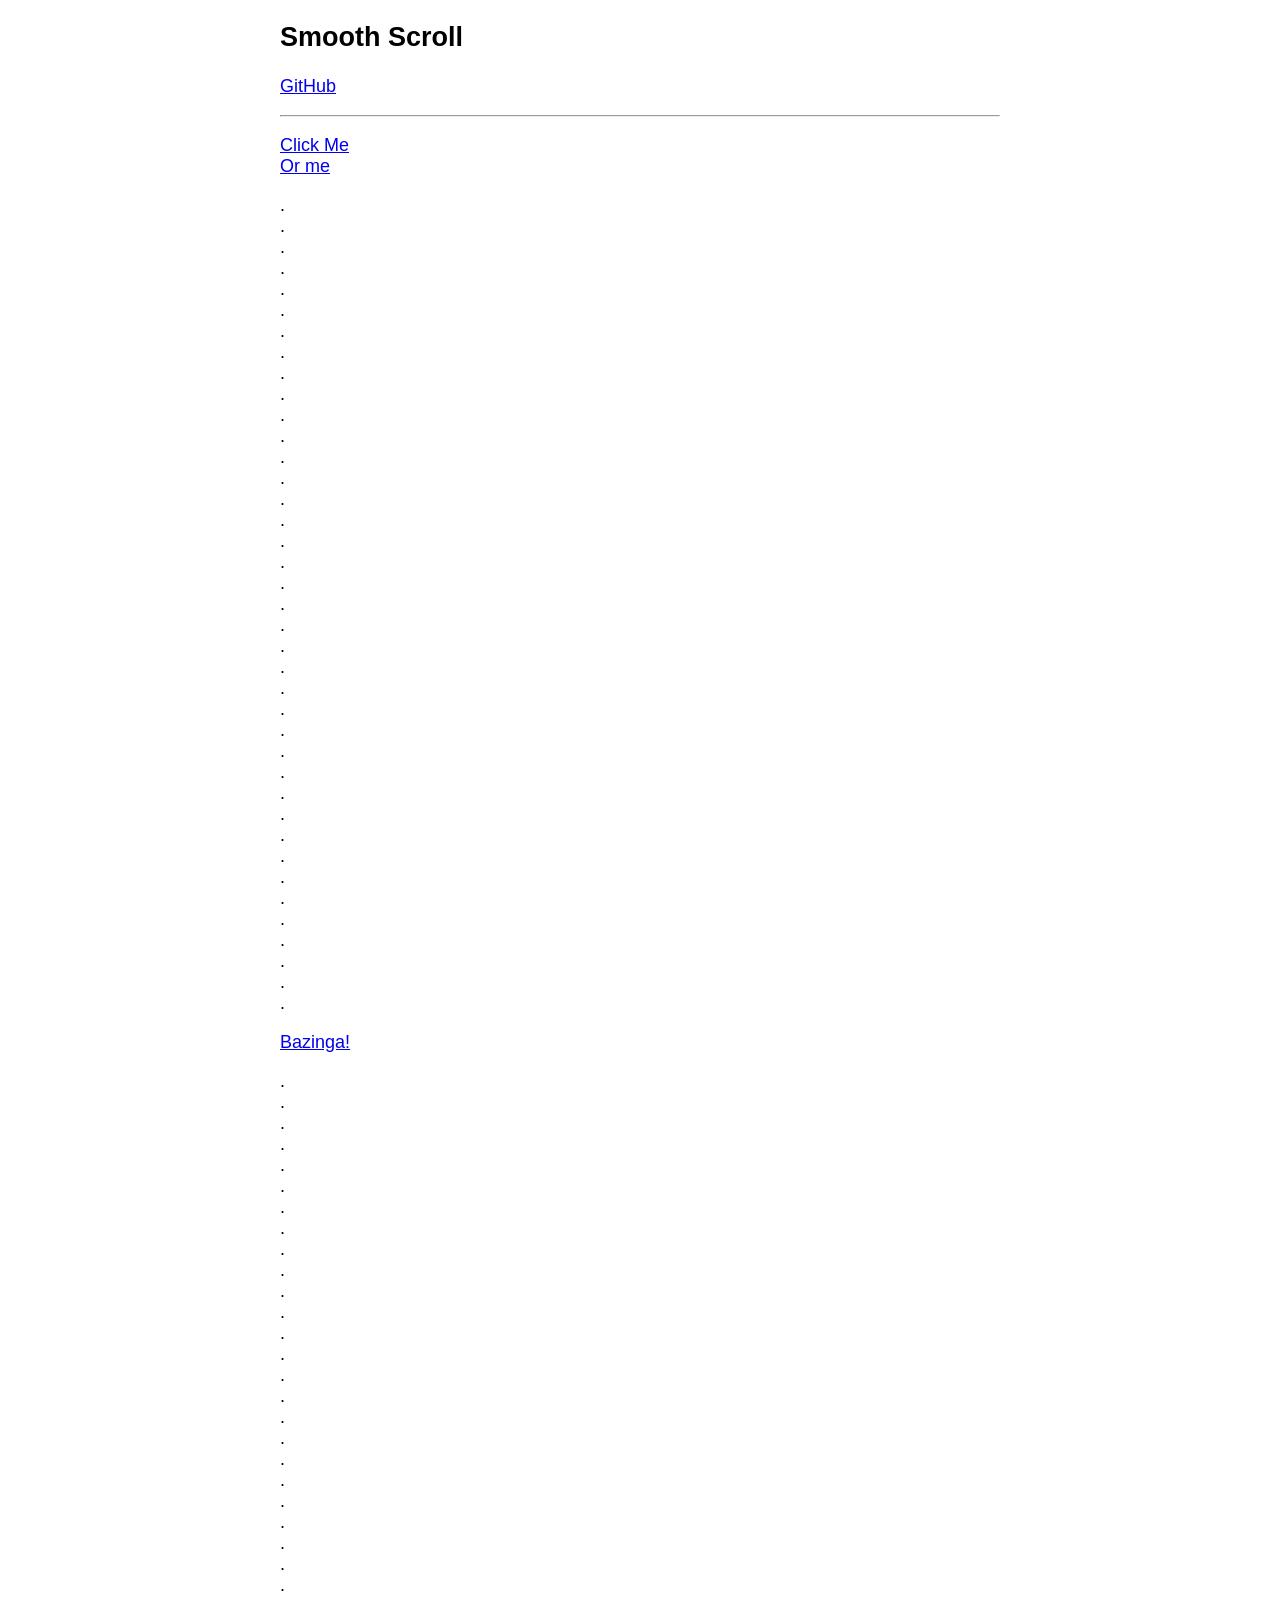
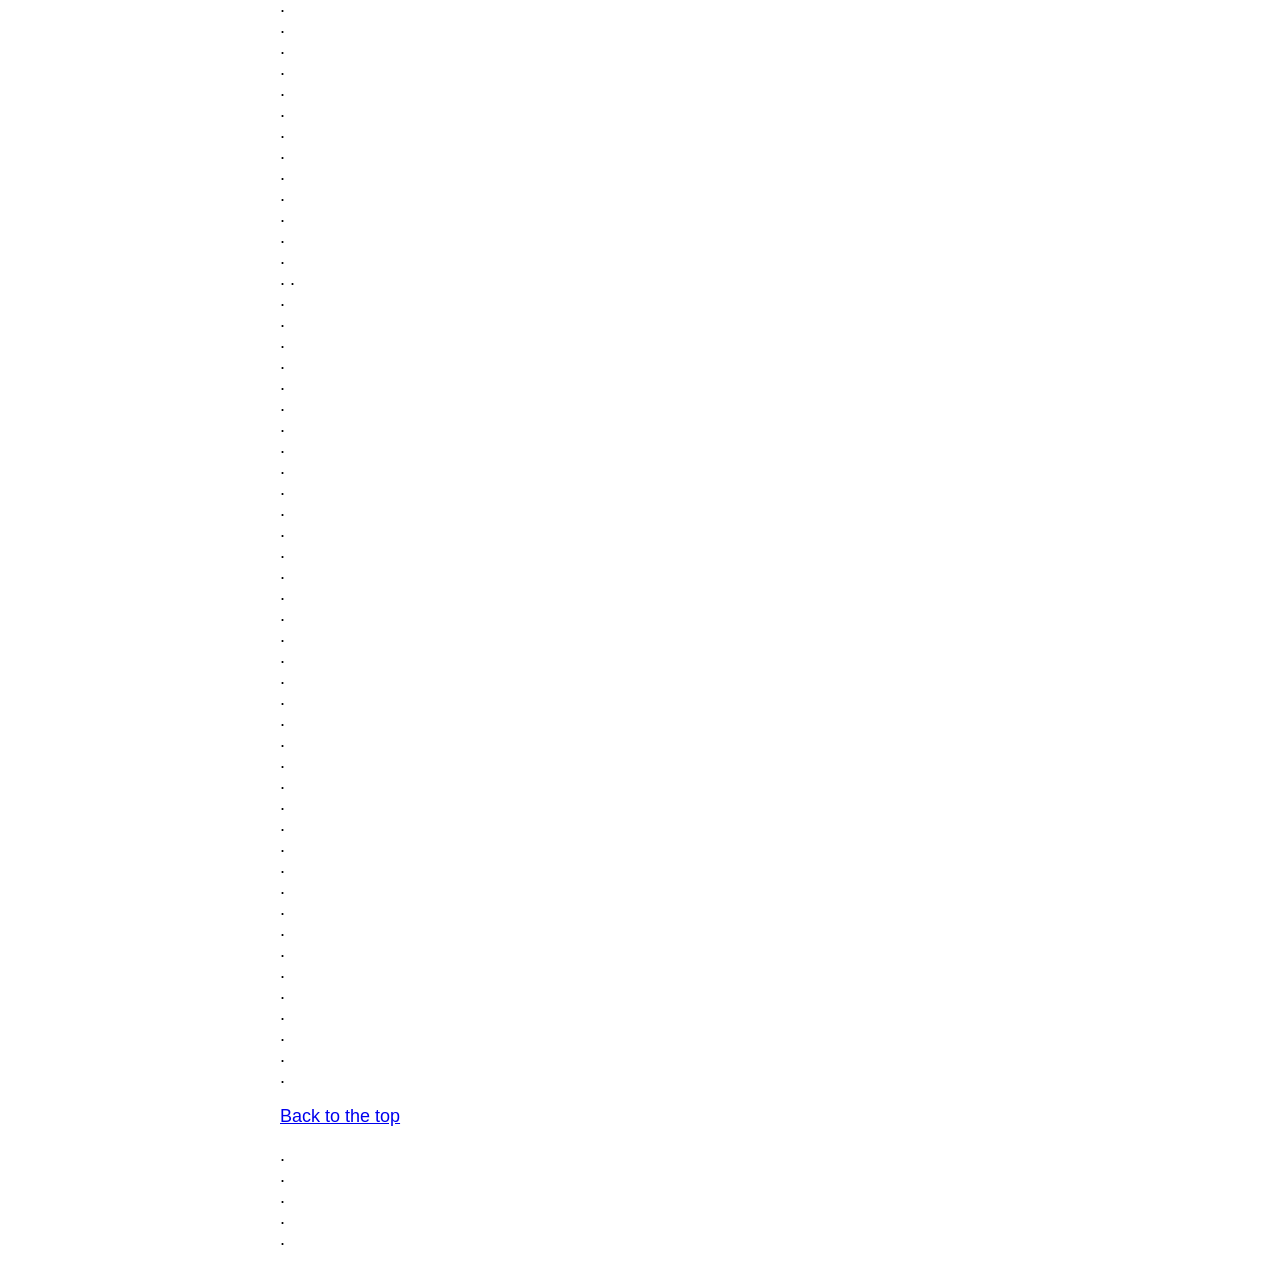
<file: vendor/smooth-scroll/speed.html>
<!DOCTYPE html>
<html lang="en">

	<head>
		<meta charset="utf-8">
		<title>Smooth Scroll</title>
		<meta name="viewport" content="width=device-width, initial-scale=1.0">

		<!-- stylesheets -->
		<style type="text/css">
			body {
				font-family: -apple-system, BlinkMacSystemFont, "Segoe UI", "Roboto", "Oxygen", "Ubuntu", "Cantarell", "Fira Sans", "Droid Sans", "Helvetica Neue", sans-serif;
				font-size: 112.5%;
				margin-left: auto;
				margin-right: auto;
				max-width: 40em;
				width: 88%;
			}
		</style>
	</head>

	<body>

		<main id="top">

			<nav>
				<h1>Smooth Scroll</h1>
				<p><a href="https://github.com/cferdinandi/smooth-scroll">GitHub</a></p>
				<hr>
			</nav>

			<section>
				<p>
				    <a href="#bazinga">Click Me</a><br>
				    <a href="#1@#%^-bottom">Or me</a>
				</p>

				<p>
				    .<br>.<br>.<br>.<br>.<br>.<br>.<br>.<br>.<br>.<br>.<br>.<br>.<br>
				    .<br>.<br>.<br>.<br>.<br>.<br>.<br>.<br>.<br>.<br>.<br>.<br>.<br>
				    .<br>.<br>.<br>.<br>.<br>.<br>.<br>.<br>.<br>.<br>.<br>.<br>.
				</p>

				<p id="bazinga"><a href="#1@#%^-bottom">Bazinga!</a></p>

				<p>
				    .<br>.<br>.<br>.<br>.<br>.<br>.<br>.<br>.<br>.<br>.<br>.<br>.<br>
				    .<br>.<br>.<br>.<br>.<br>.<br>.<br>.<br>.<br>.<br>.<br>.<br>.<br>
				    .<br>.<br>.<br>.<br>.<br>.<br>.<br>.<br>.<br>.<br>.<br>.<br>.
				    .<br>.<br>.<br>.<br>.<br>.<br>.<br>.<br>.<br>.<br>.<br>.<br>.<br>
				    .<br>.<br>.<br>.<br>.<br>.<br>.<br>.<br>.<br>.<br>.<br>.<br>.<br>
				    .<br>.<br>.<br>.<br>.<br>.<br>.<br>.<br>.<br>.<br>.<br>.<br>.
				</p>

				<p id="1@#%^-bottom"><a href="#top">Back to the top</a></p>

				<p>.<br>.<br>.<br>.<br>.</p>
			</section>
		</main>

		<!-- Javascript -->
		<script src="dist/smooth-scroll.polyfills.js"></script>
		<script>
			var scroll = new SmoothScroll('a[href*="#"]');
		</script>


	</body>
</html>
</file>
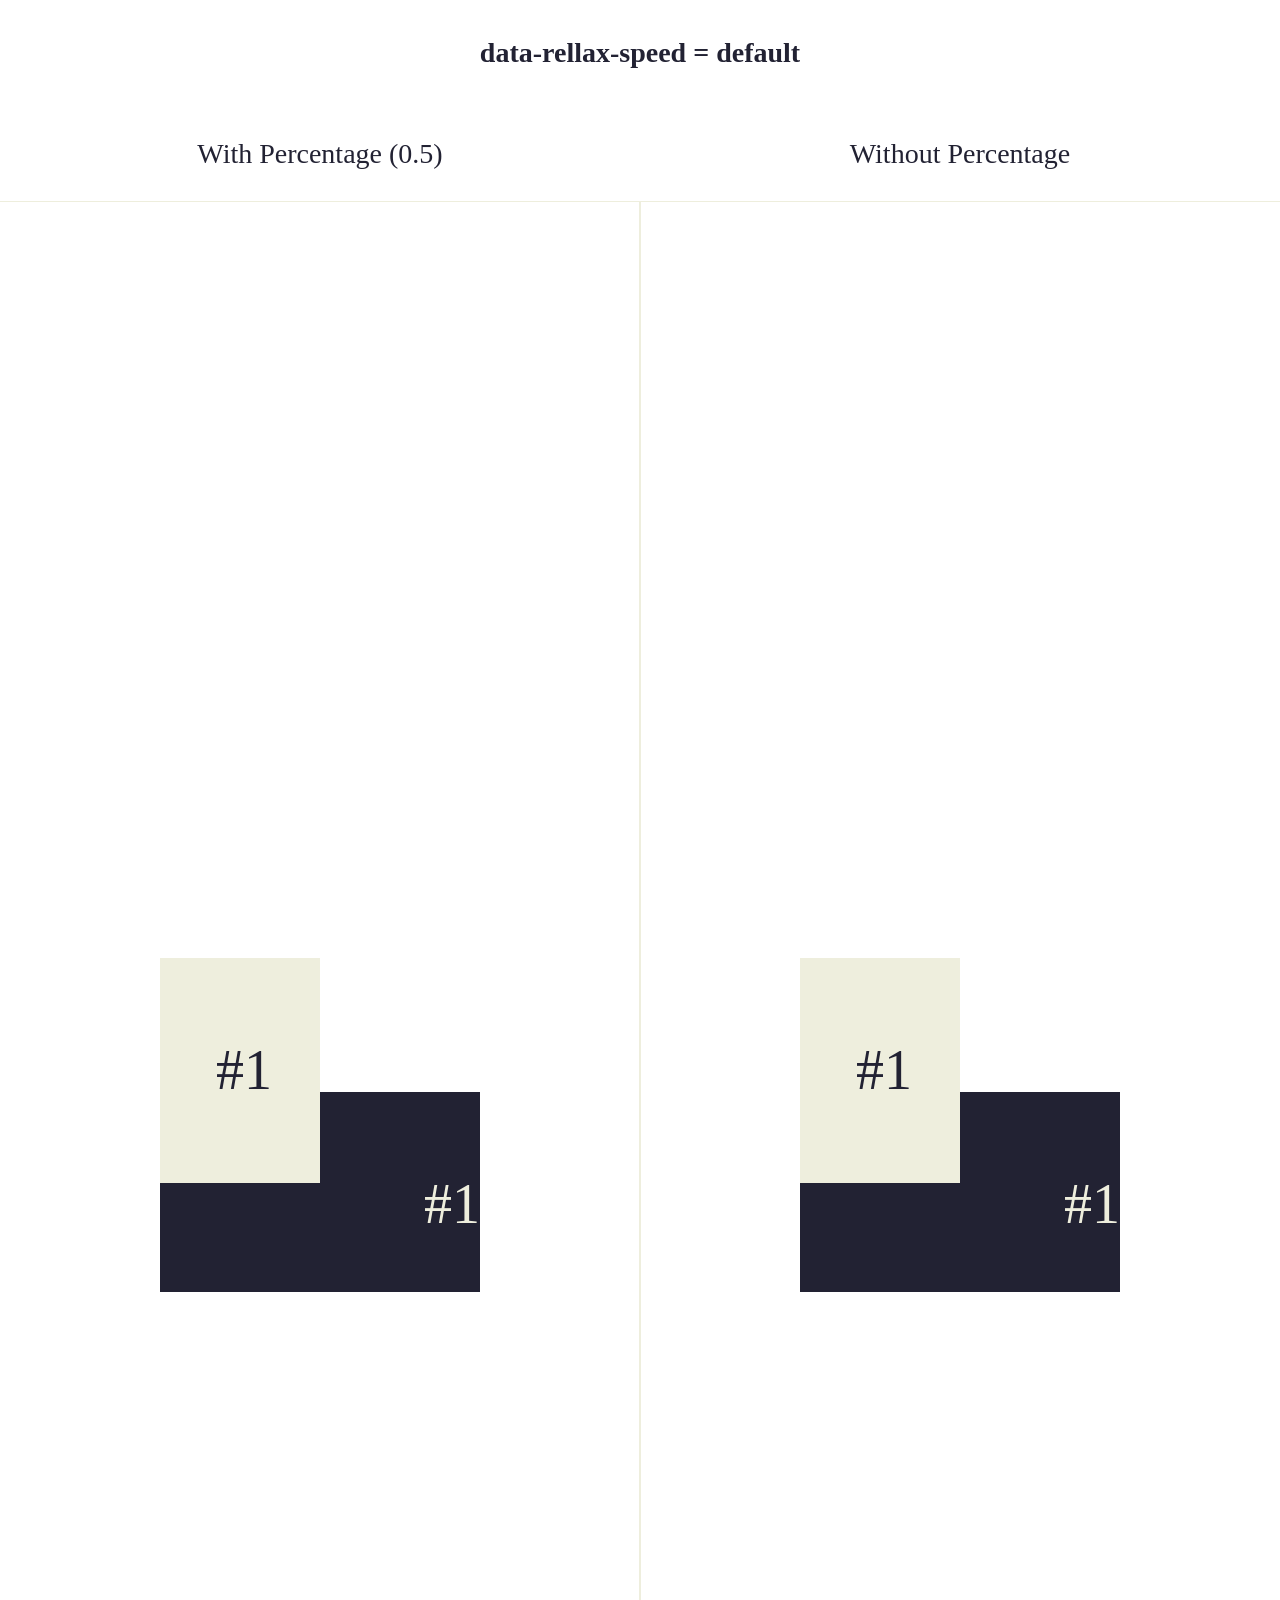
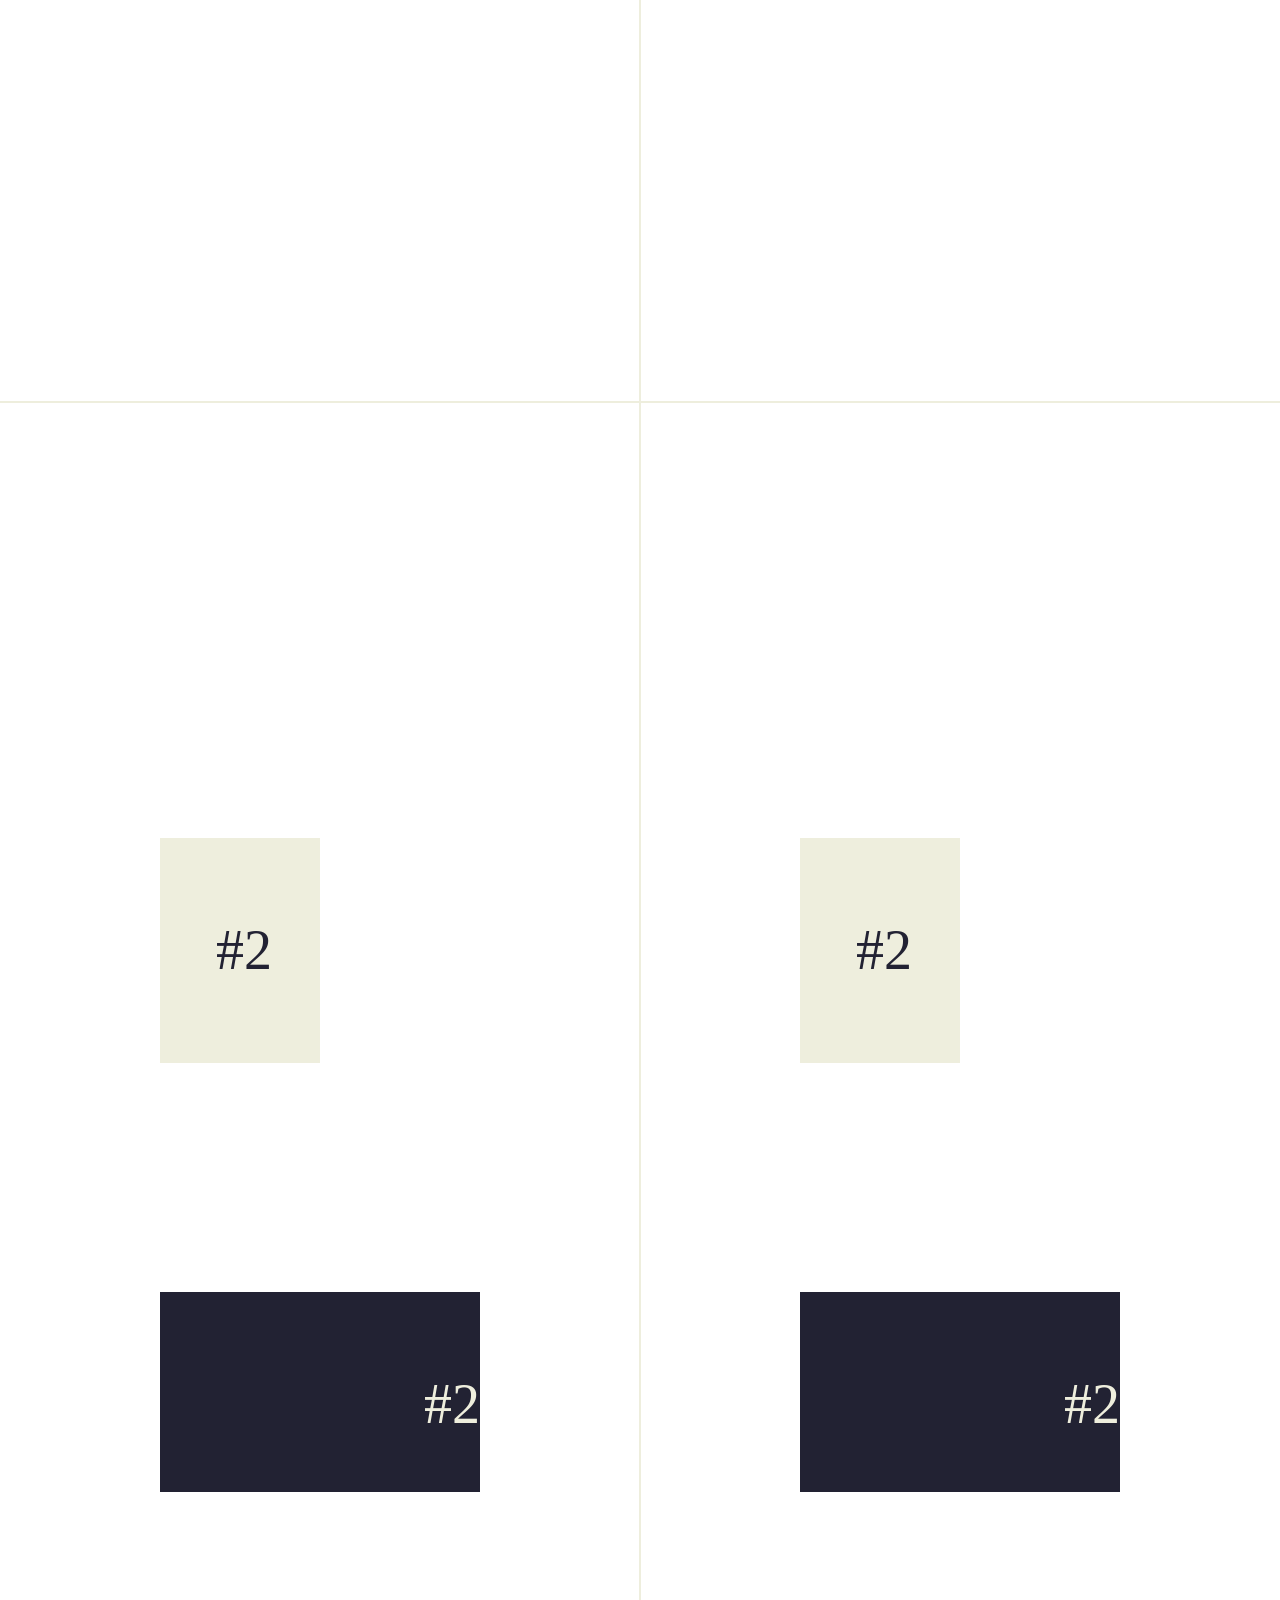
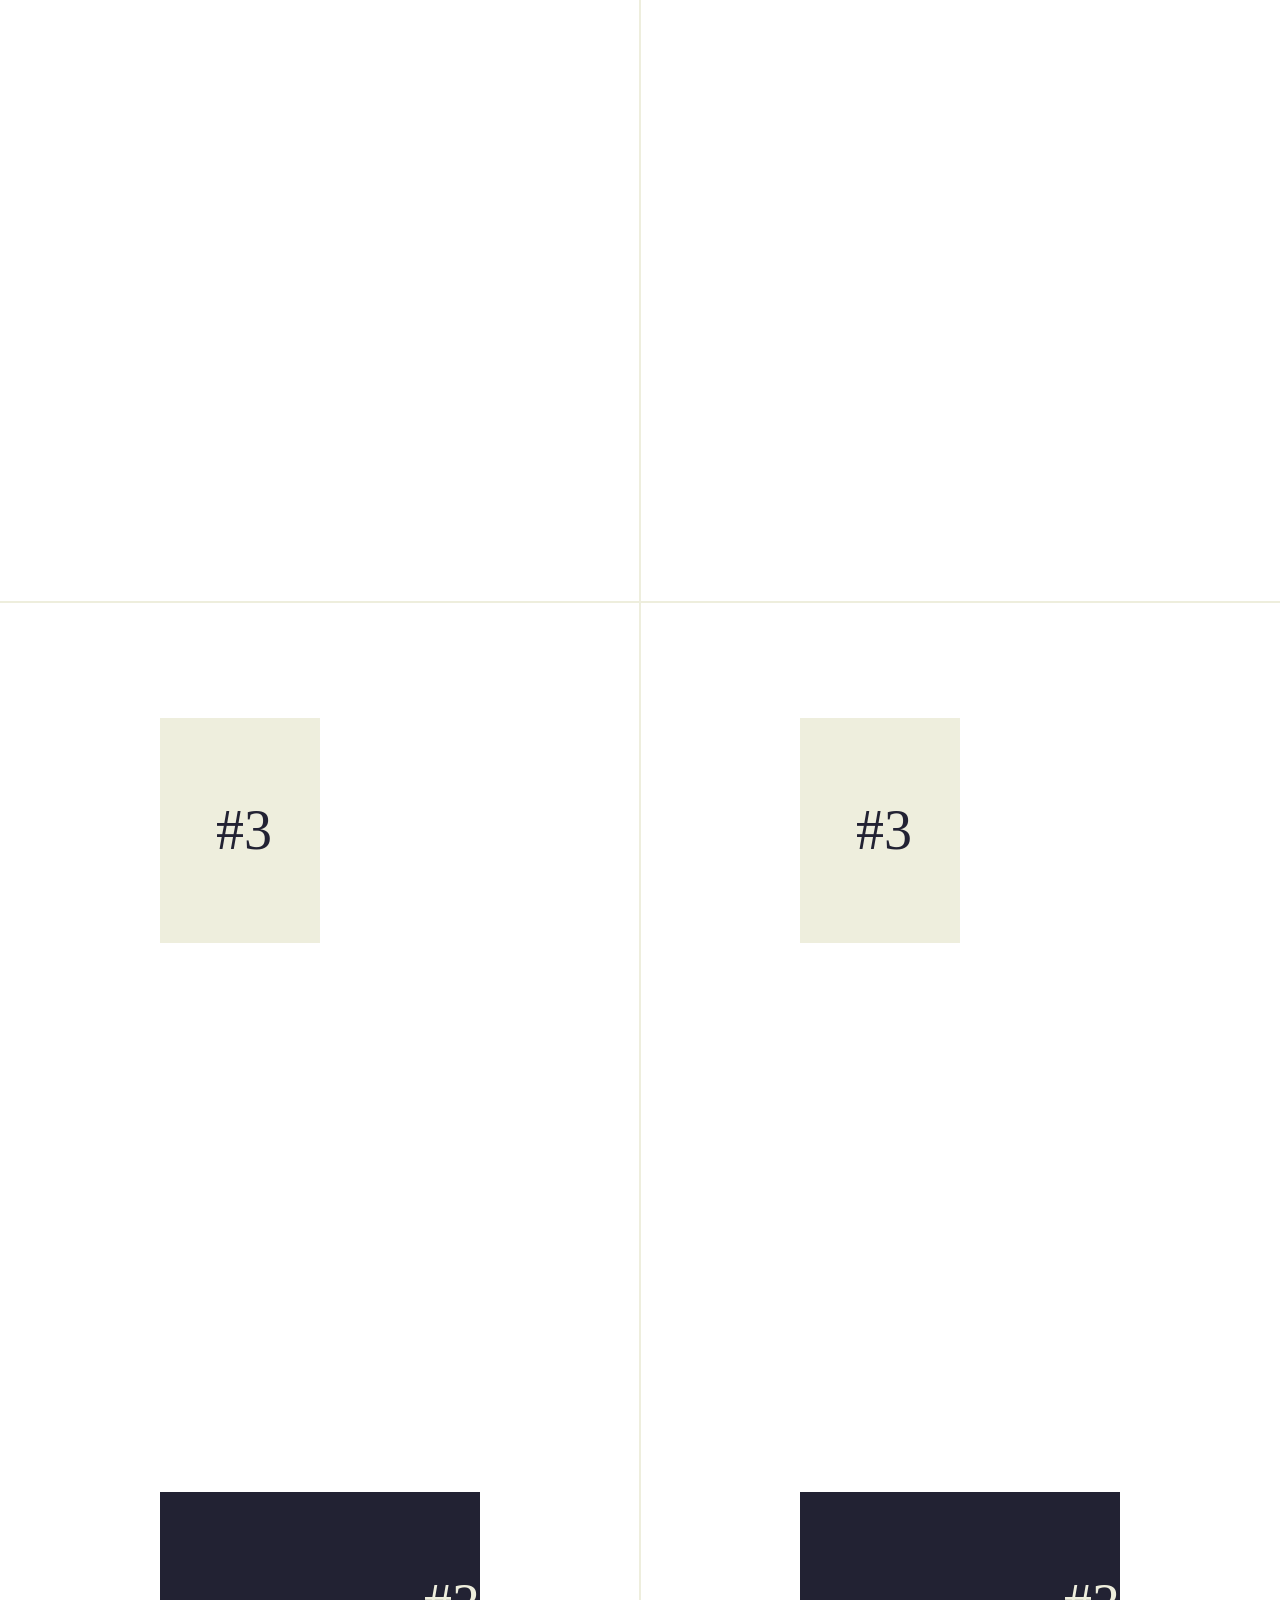
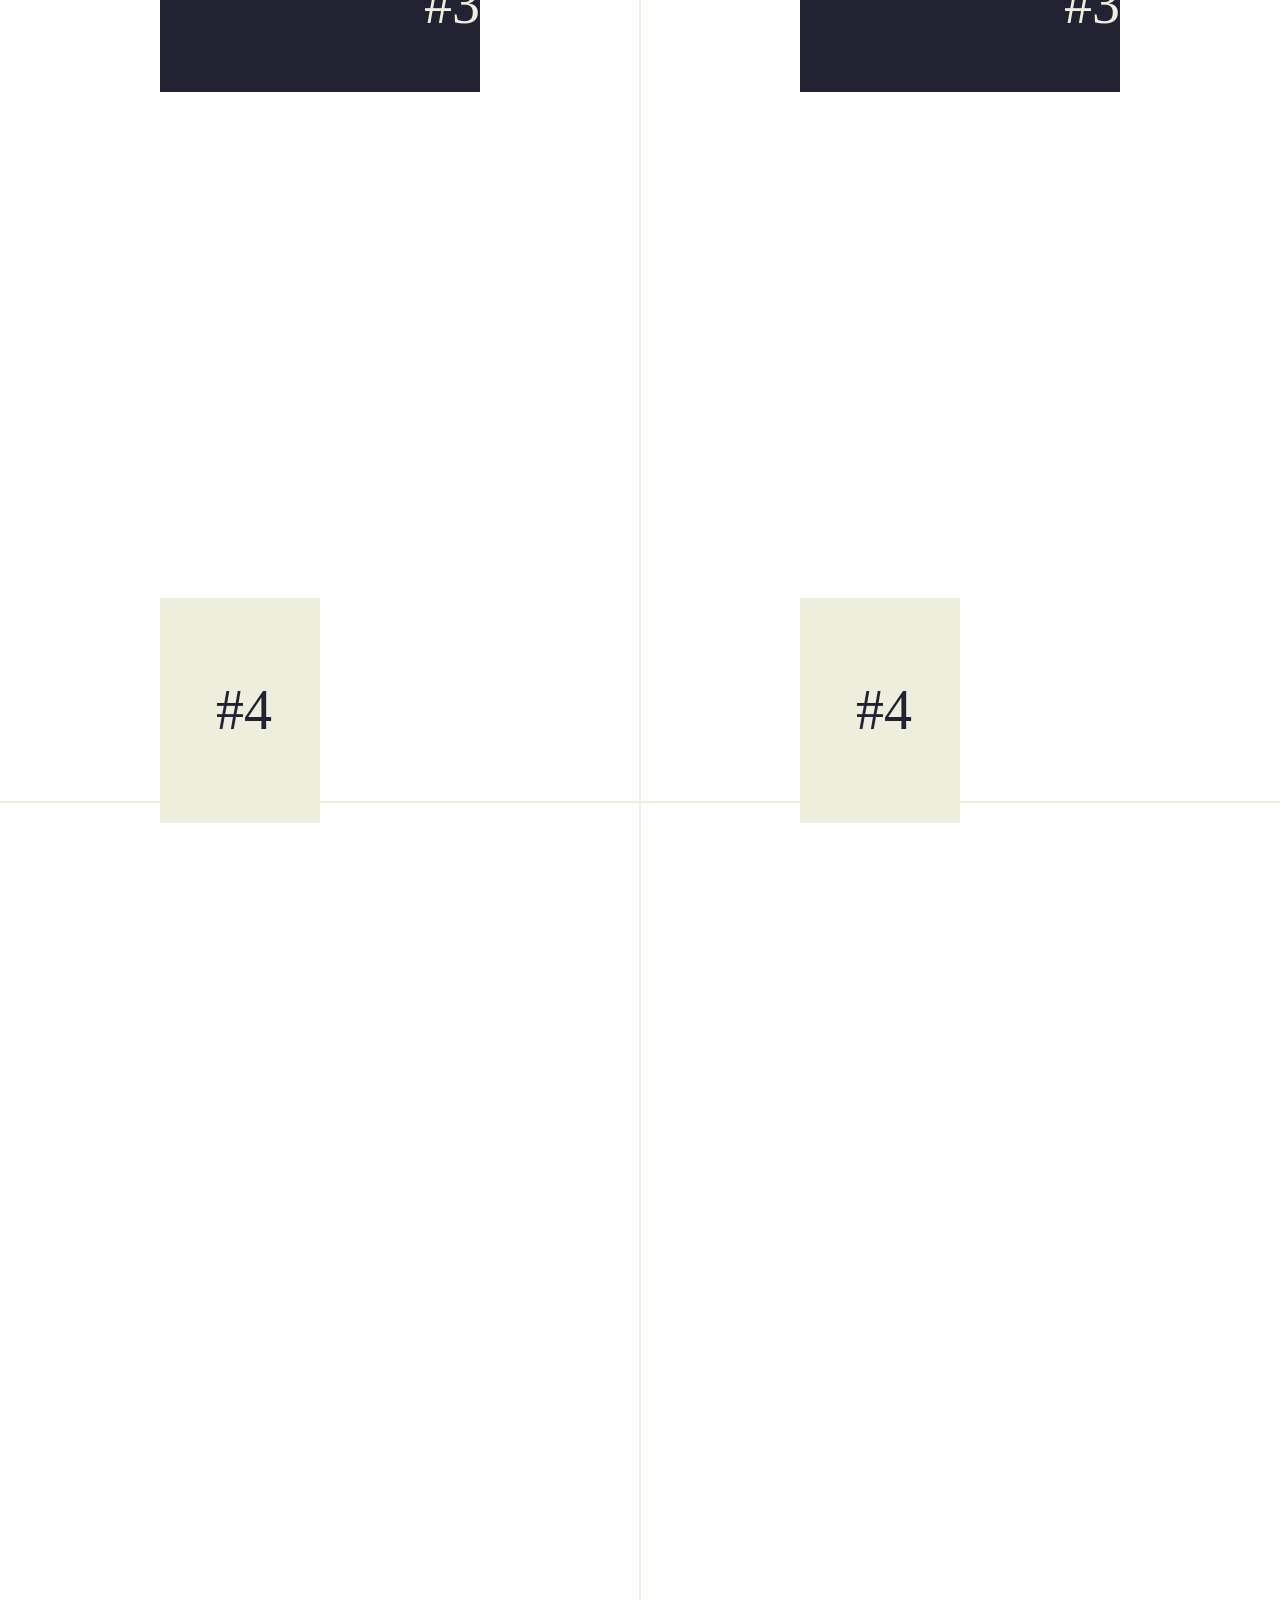
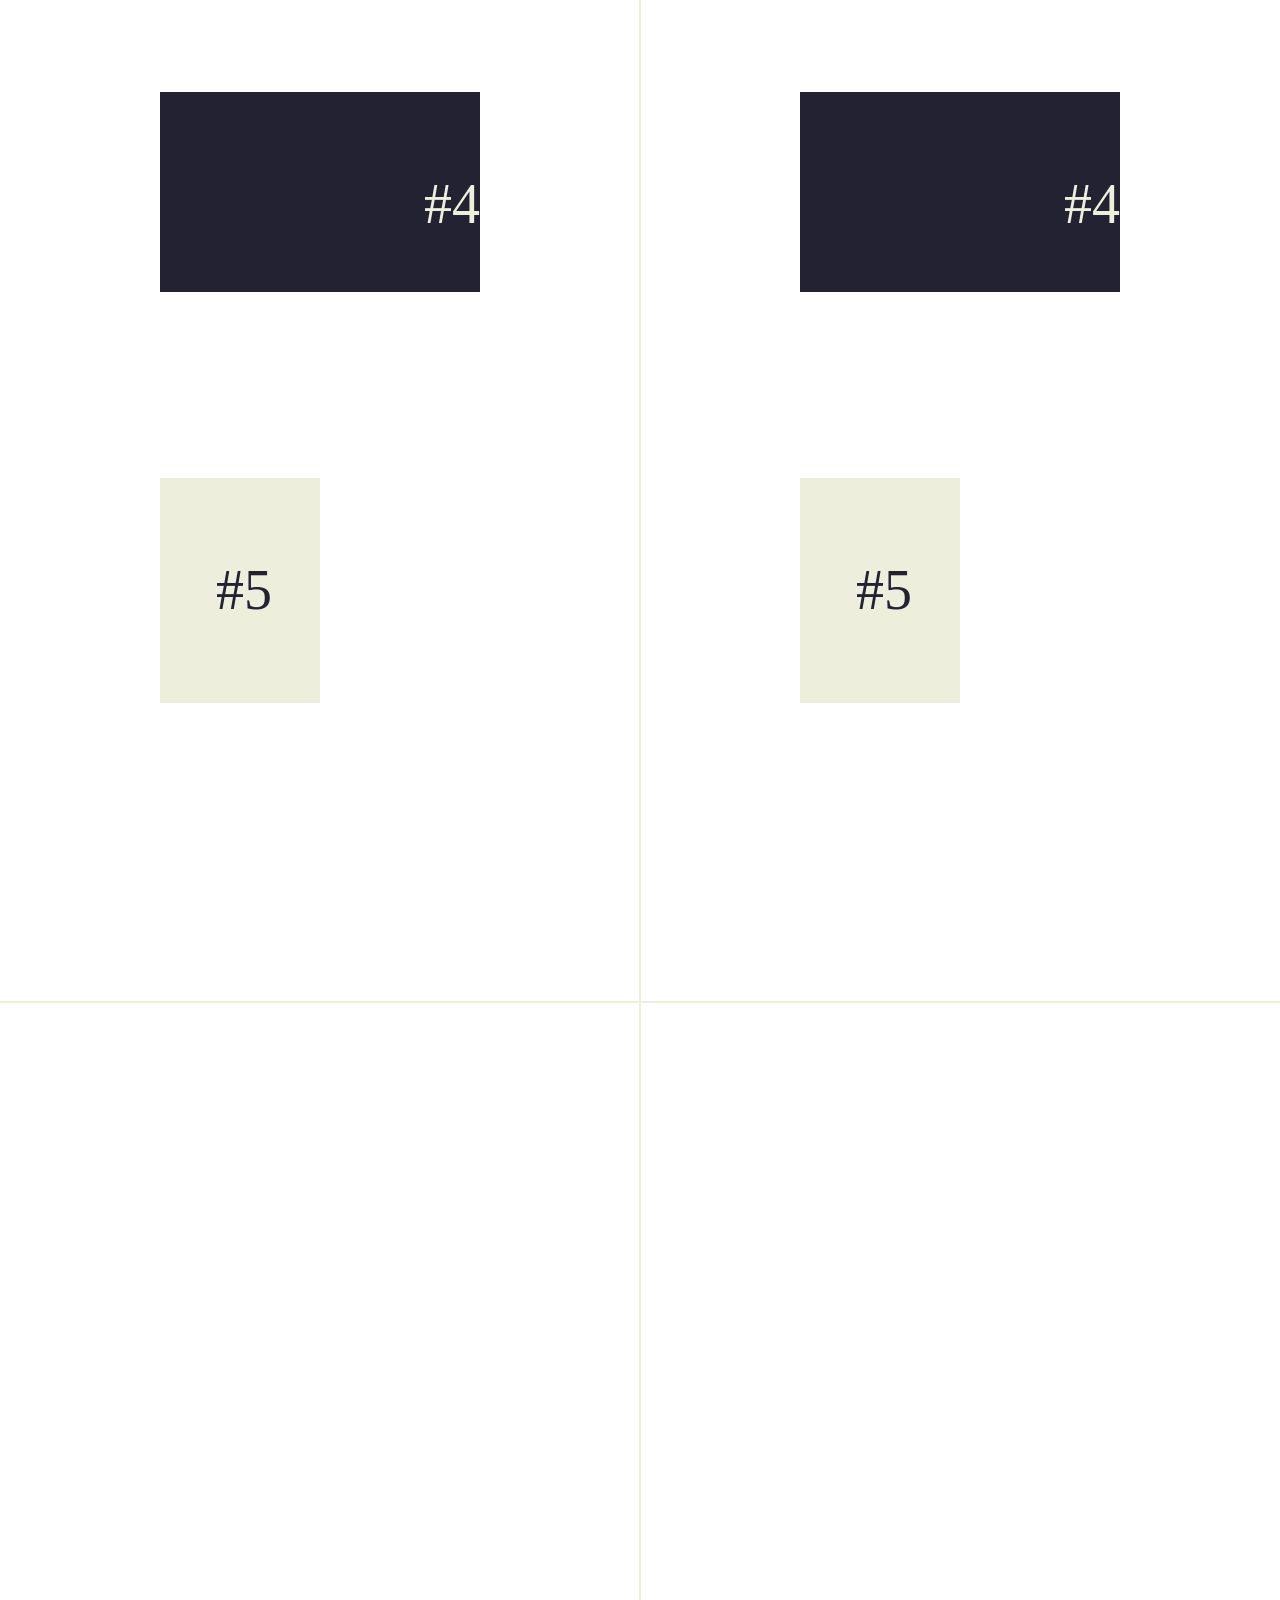
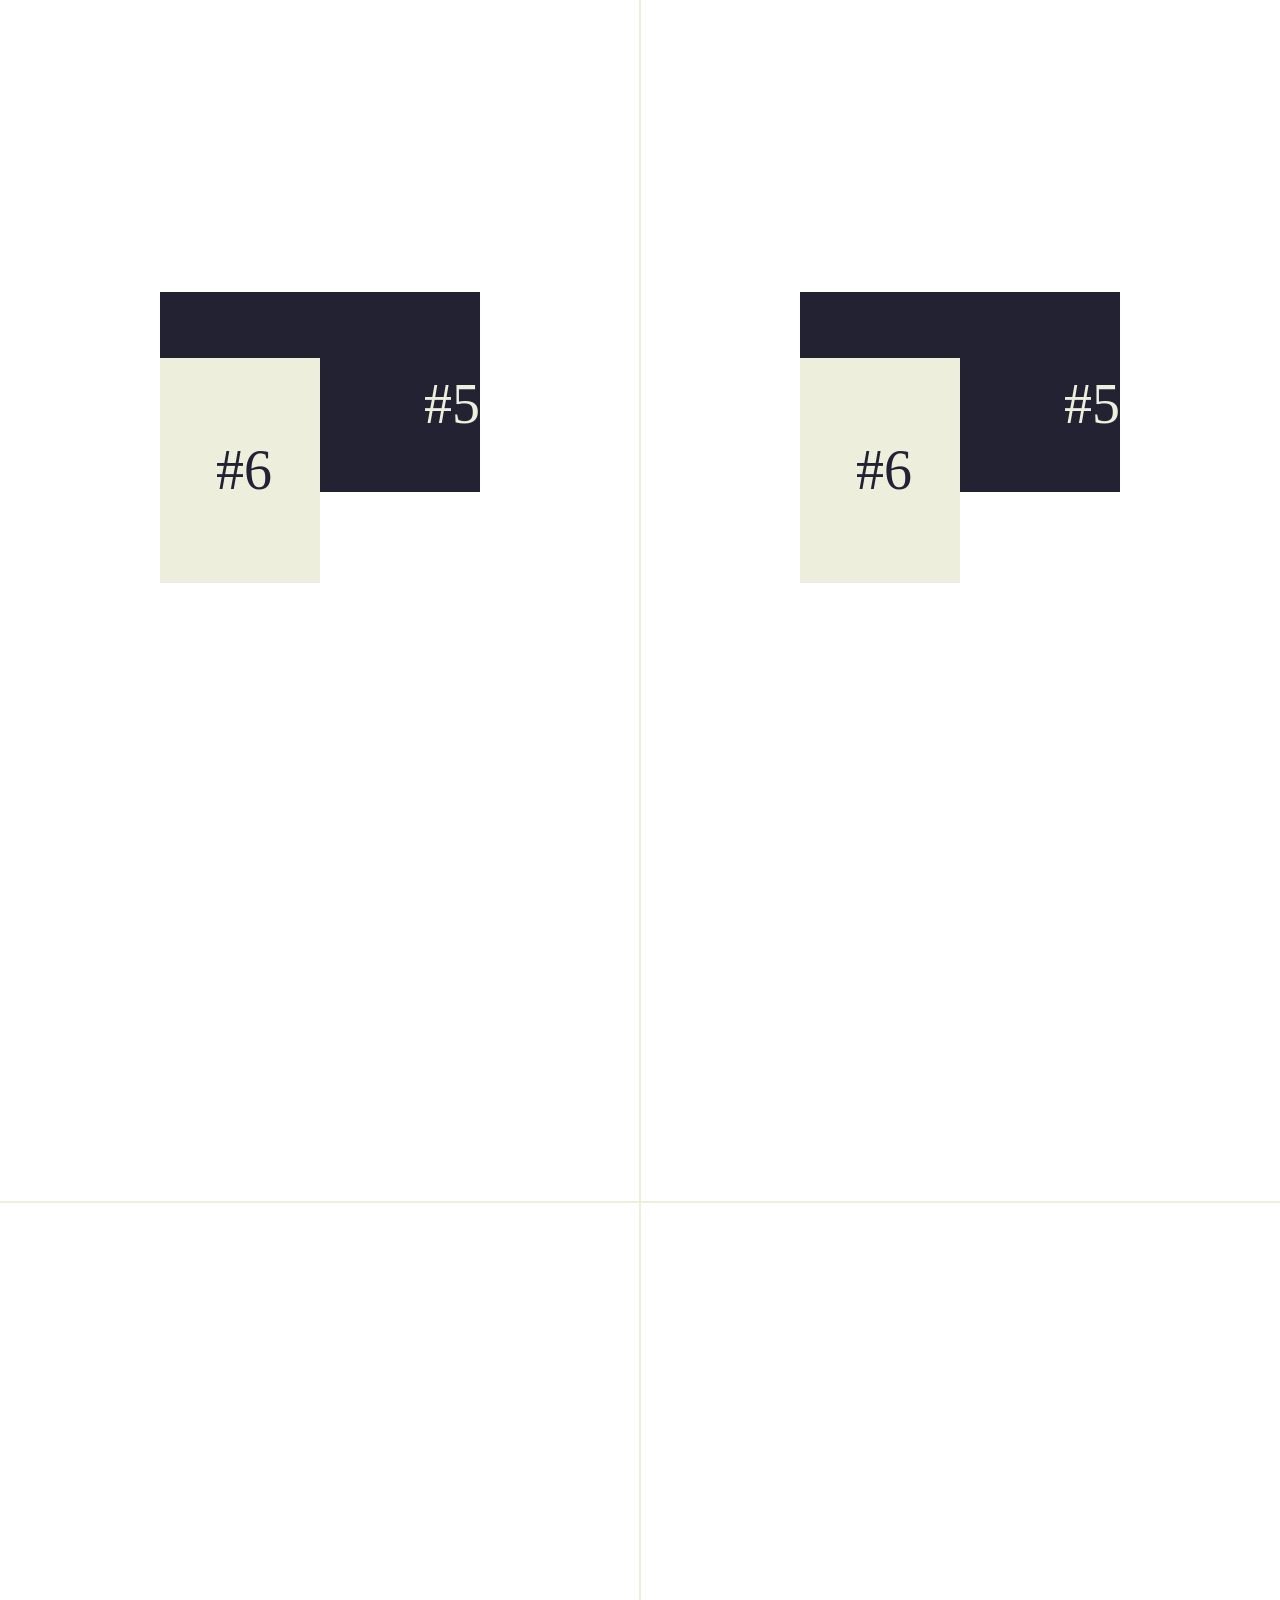
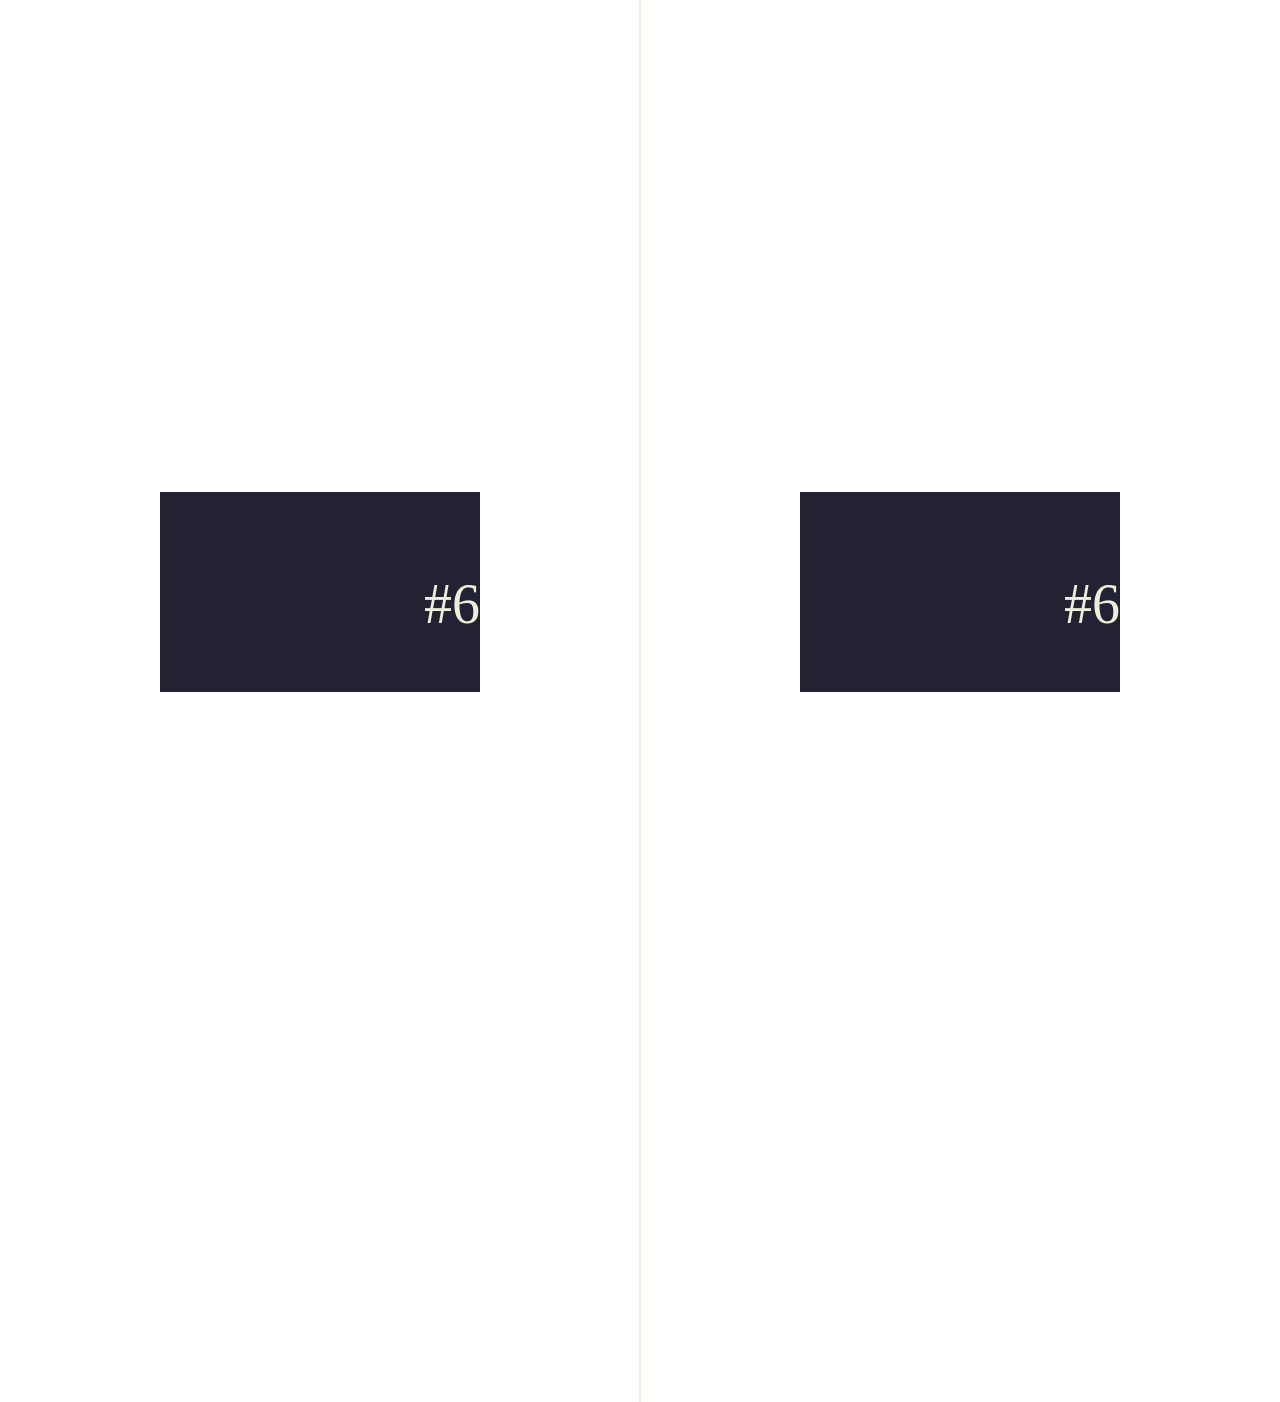
<file: vendor/rellax/tests/center.html>
<!DOCTYPE html>
<html lang="en">
<head>
	<meta charset="UTF-8">
	<meta name="viewport" content="width=device-width, initial-scale=1.0">
	<meta http-equiv="X-UA-Compatible" content="IE=edge">
	<title></title>
	<style>
		html, body{
			color: #223;
			font-size: 21pt;
			margin: 0; padding: 0;
		}
		nav{
			font-size: 21pt;
			line-height: 1.5em;
			position: fixed;
			bottom: 0; left: 0;
		}
		nav a{ color: inherit; }

		.col{
			text-align: center;
			width: 50%;
			float: left;
			box-sizing: border-box;
		}

		h4{ text-align: center;}

		.container{
			display: flex;
			align-items: center;
			outline: 1px solid #eed;
			font-size: 42pt;
			/*padding: 37.5vh 12.5vw;*/
			padding: 0 12.5vw;
			height: 200vh;
		}
		.block{
			background: #223;
			color: #eed;
			line-height: 25vh;
			text-align: right;
			/*padding: 0 42pt;*/
			margin-top: 20vh;
			height: 200px;
			width: 400px;
			position: relative;
		}
		span{
			background: #eed;
			color: #223;
			line-height: 25vh;
			text-align: left;
			padding: 0 42pt;
			display: block;
			width: 50%;
			position: absolute;
			top: 0; left: 0;
			box-sizing: border-box;
		}
	</style>
</head>
<body>
	<h4>data-rellax-speed = default</h4>
	<section>
		<div class="col">
			<br>With Percentage (0.5) <br><br>
			<div id="21" class="container"><div class="block">#1<span class="rellax" data-rellax-percentage="0.5">#1</span></div></div>
			<div id="22" class="container"><div class="block">#2<span class="rellax" data-rellax-percentage="0.5">#2</span></div></div>
			<div id="23" class="container"><div class="block">#3<span class="rellax" data-rellax-percentage="0.5">#3</span></div></div>
			<div id="24" class="container"><div class="block">#4<span class="rellax" data-rellax-percentage="0.5" style="transition: transform 10s cubic-bezier(0,1,.5,1);">#4</span></div></div>
			<div id="25" class="container"><div class="block">#5<span class="rellax" data-rellax-percentage="0.5" style="transition: transform 10s cubic-bezier(0,1,.5,1);">#5</span></div></div>
			<div id="26" class="container"><div class="block">#6<span class="rellax" data-rellax-percentage="0.5" style="transition: transform 10s cubic-bezier(0,1,.5,1);">#6</span></div></div>
		</div>
		<div class="col">
			<br>Without Percentage <br><br>
			<div id="21" class="container"><div class="block">#1<span class="rellax" style="transition: transform 10s cubic-bezier(0,1,.5,1);">#1</span></div></div>
			<div id="22" class="container"><div class="block">#2<span class="rellax" style="transition: transform 10s cubic-bezier(0,1,.5,1);">#2</span></div></div>
			<div id="23" class="container"><div class="block">#3<span class="rellax" style="transition: transform 10s cubic-bezier(0,1,.5,1);">#3</span></div></div>
			<div id="24" class="container"><div class="block">#4<span class="rellax">#4</span></div></div>
			<div id="25" class="container"><div class="block">#5<span class="rellax">#5</span></div></div>
			<div id="26" class="container"><div class="block">#6<span class="rellax">#6</span></div></div>
		</div>
	</section>

	<!-- Scripts -->
	<script src="../rellax.js"></script>
	<script>
		var rellax = new Rellax('.rellax', {center: true});
	</script>
</body>
</html>
</file>
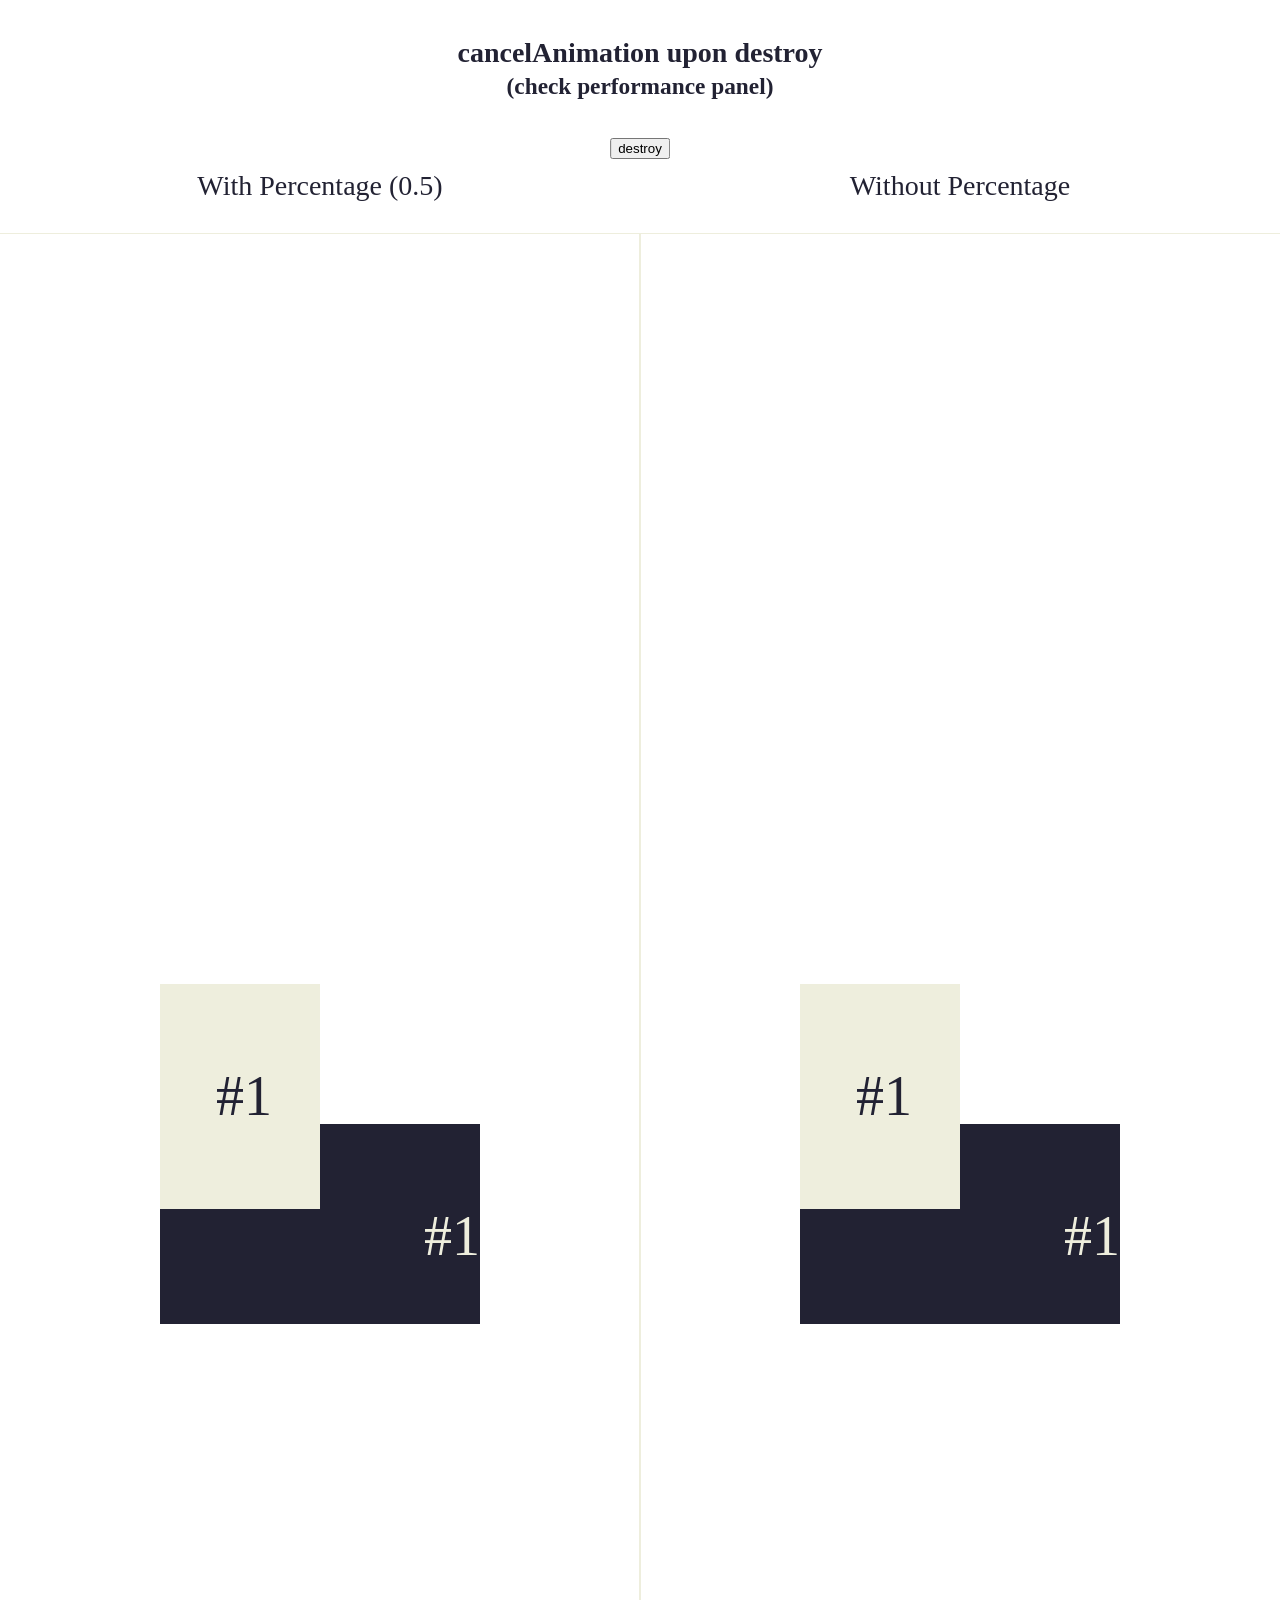
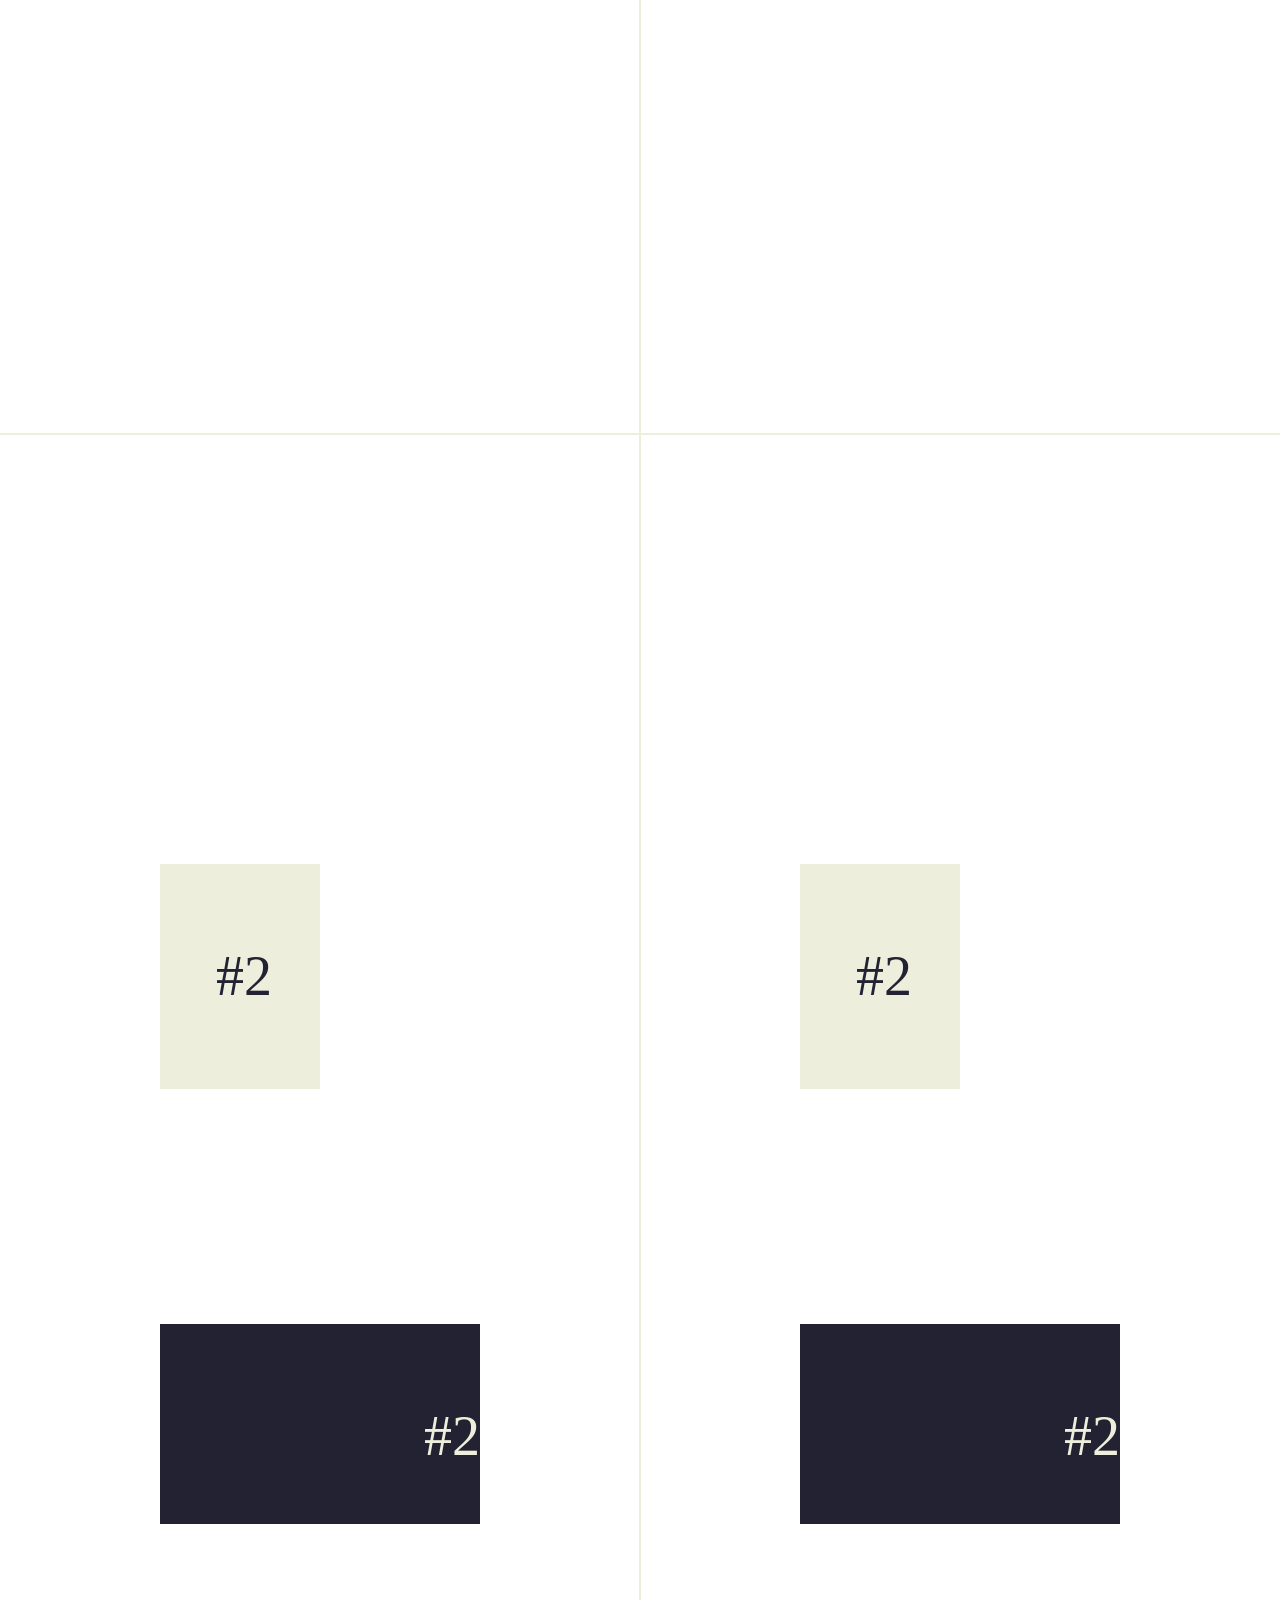
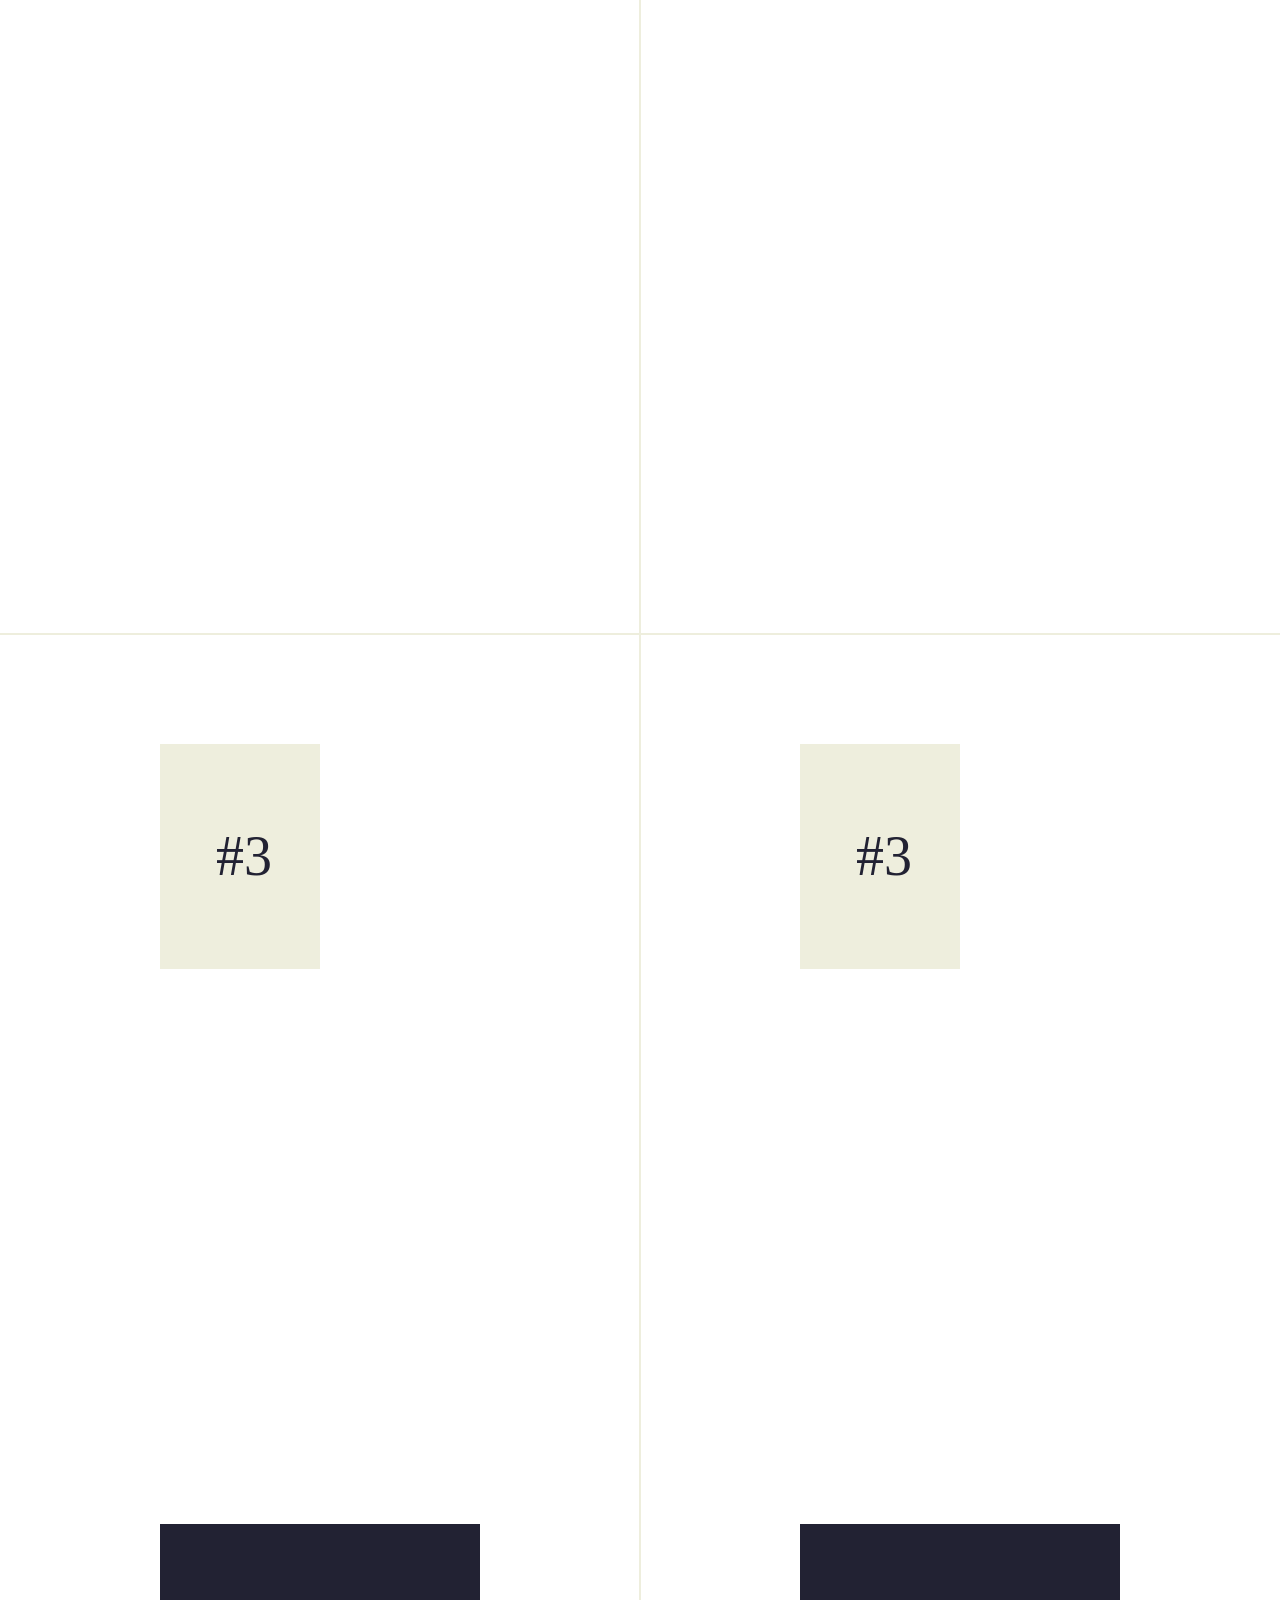
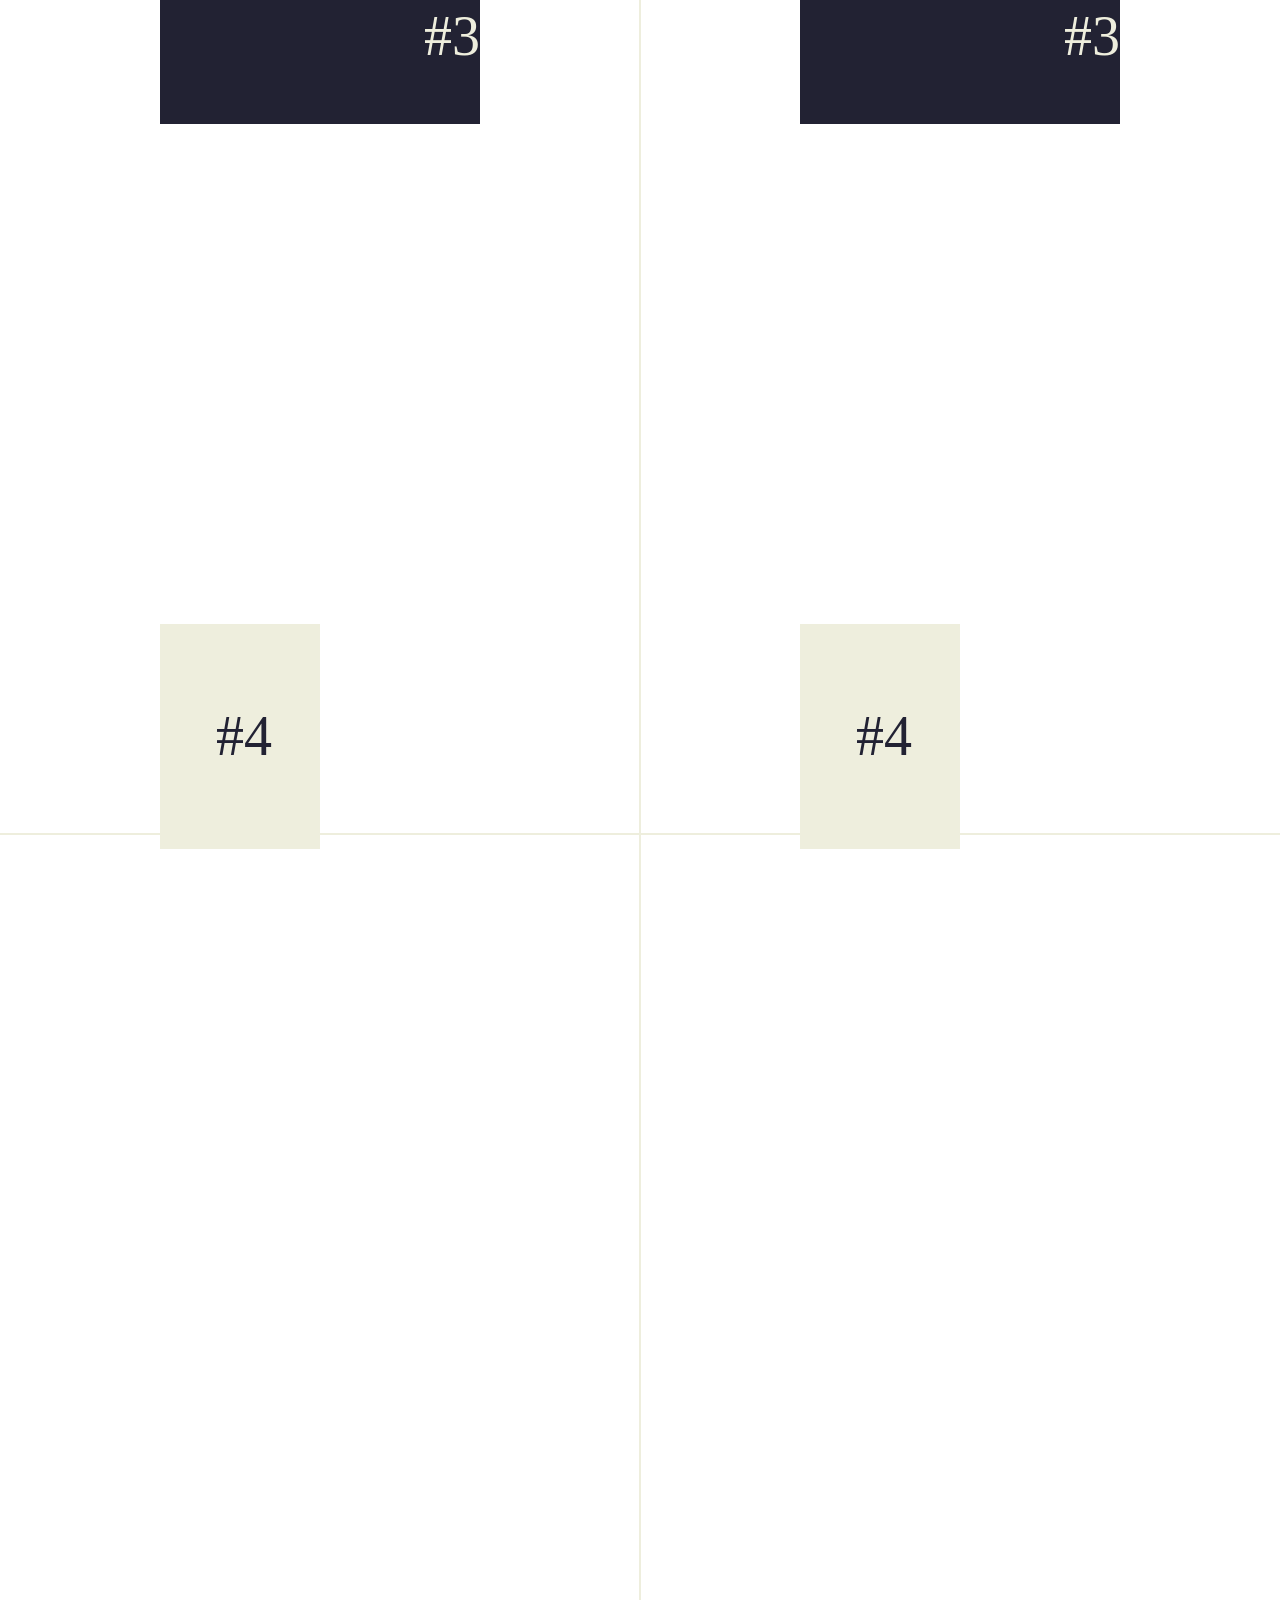
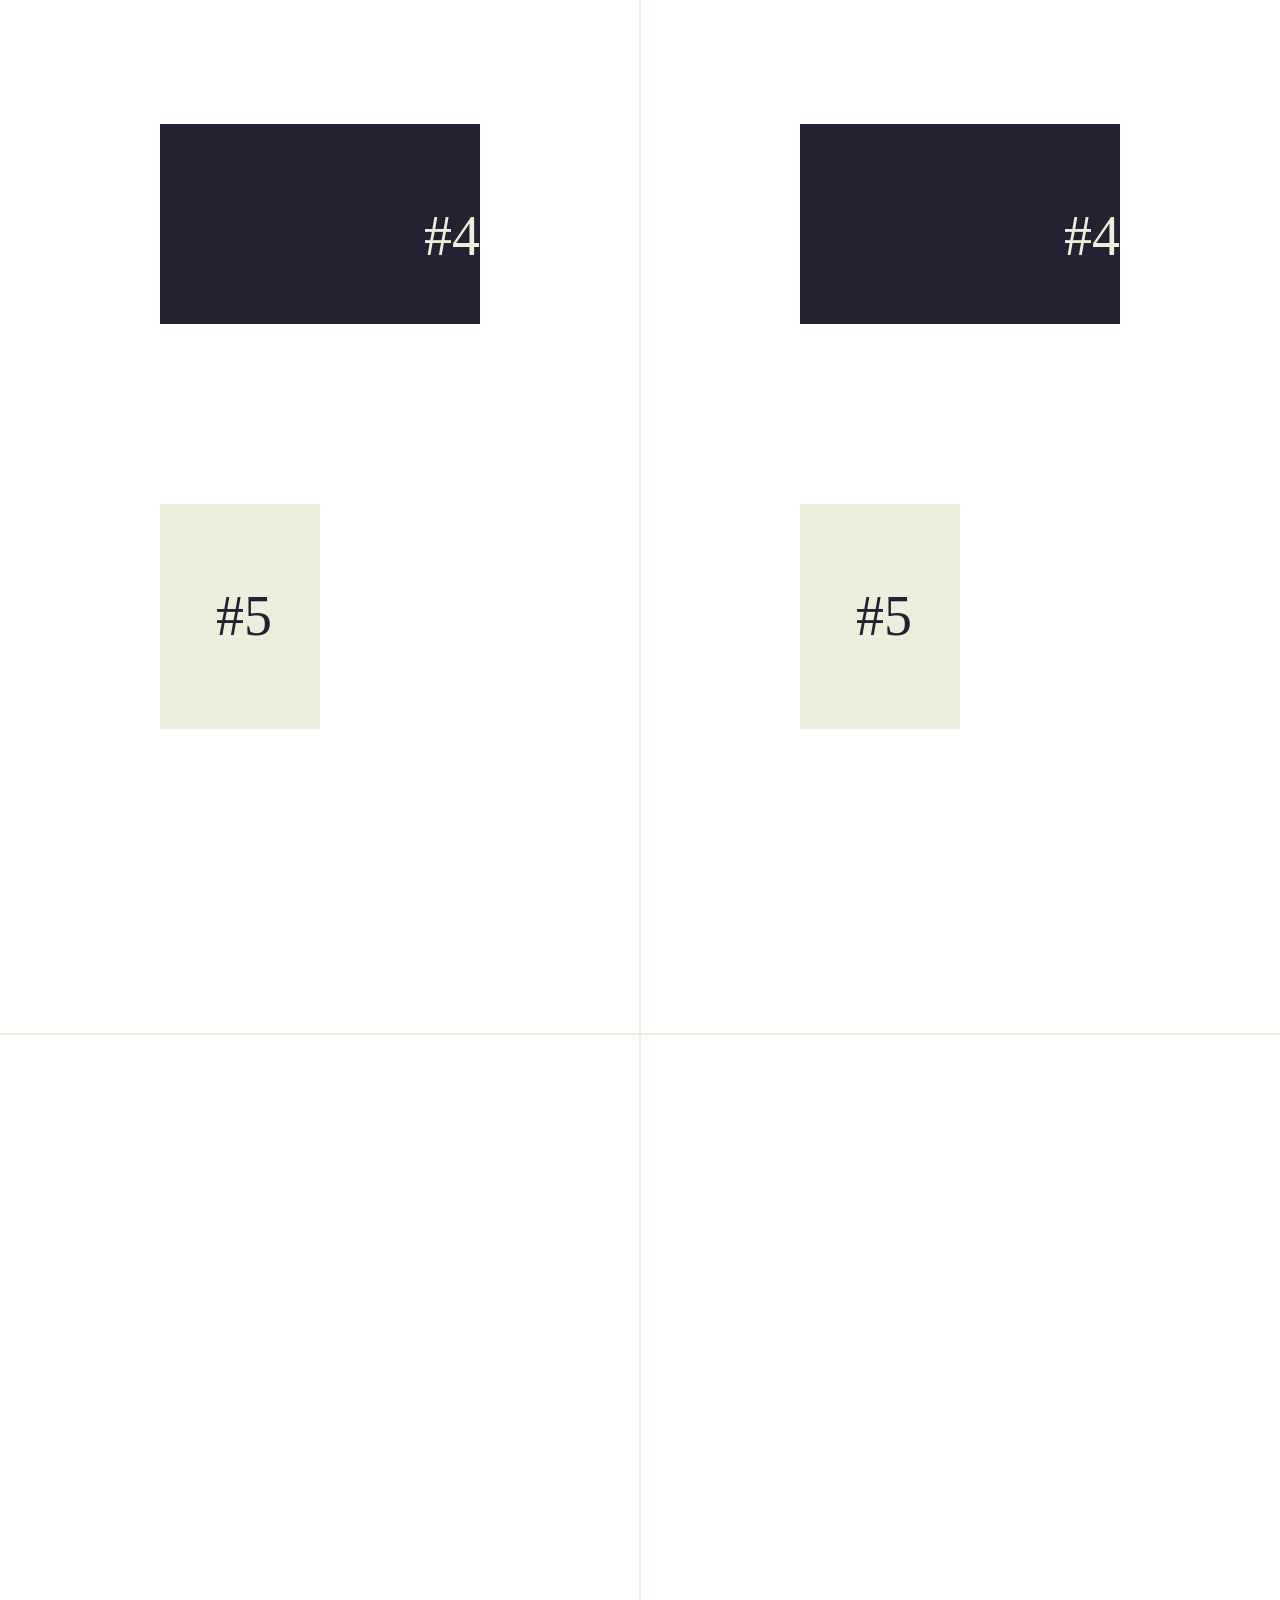
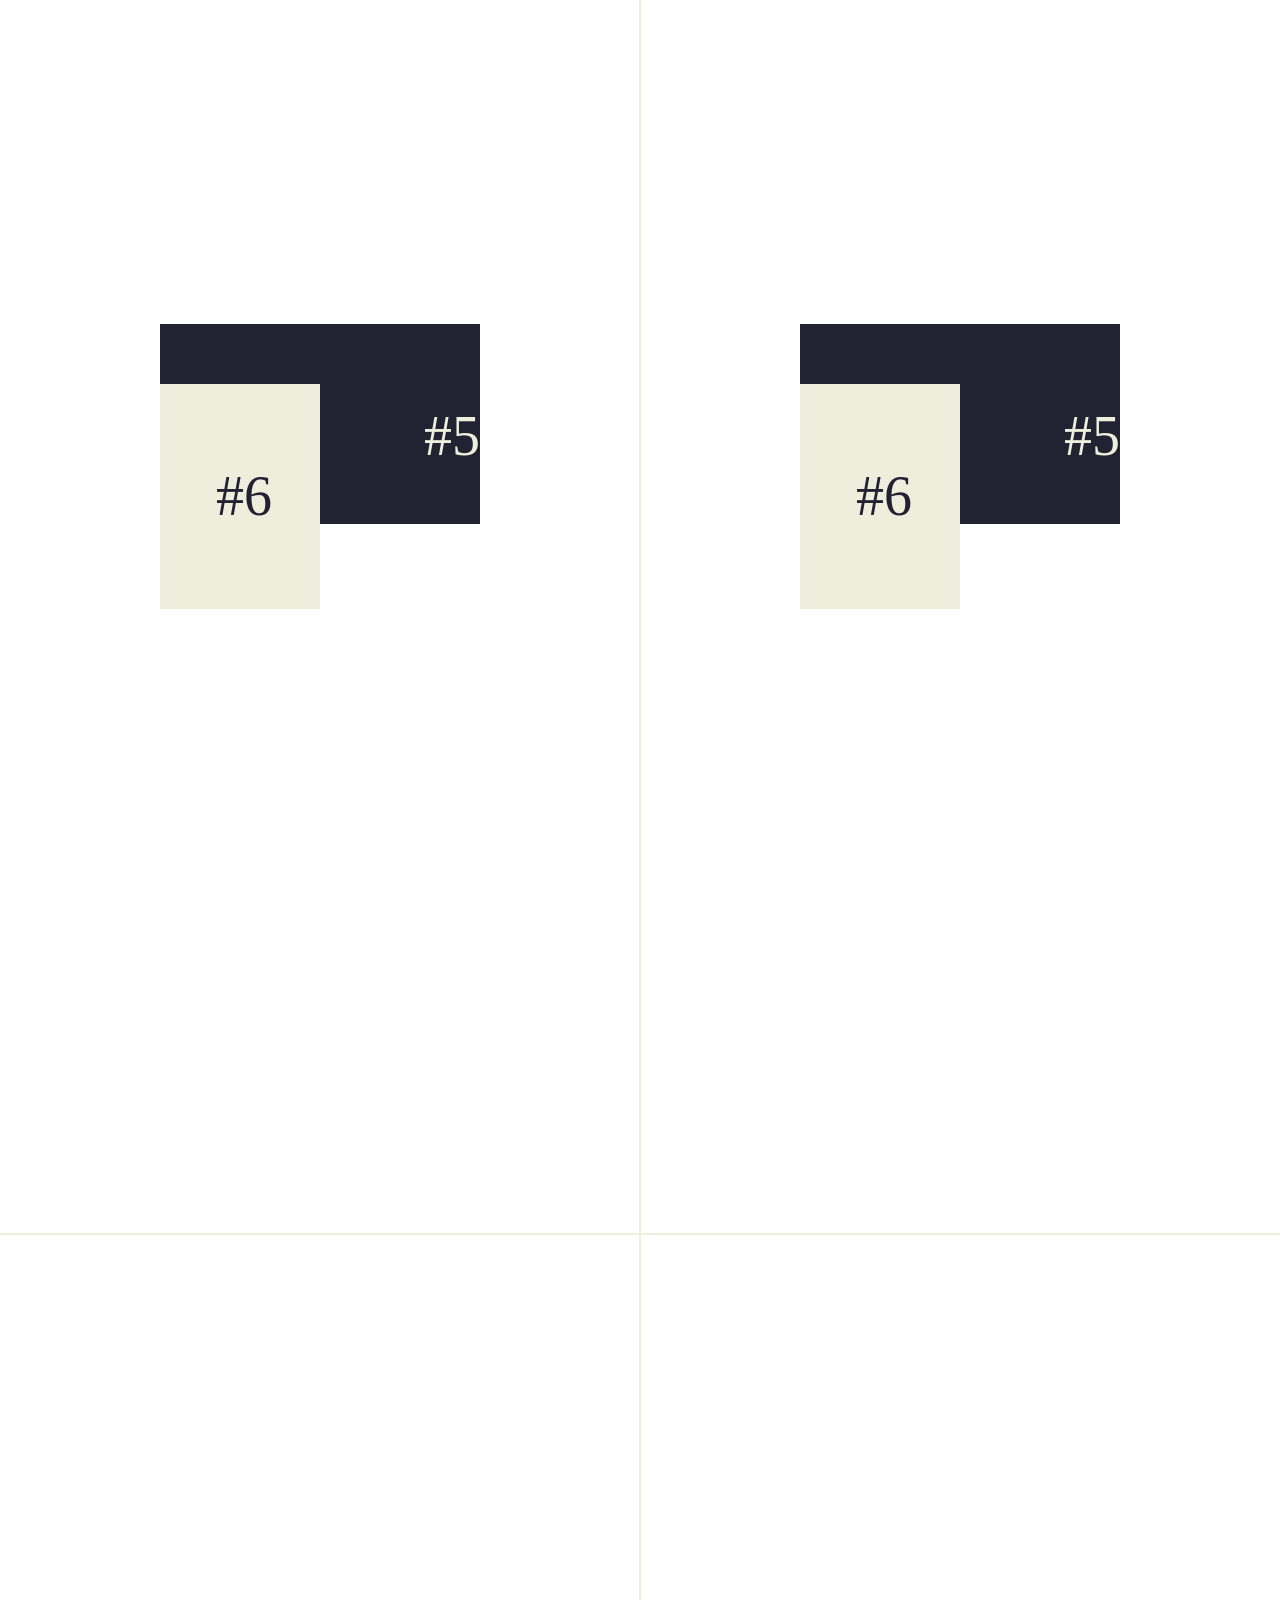
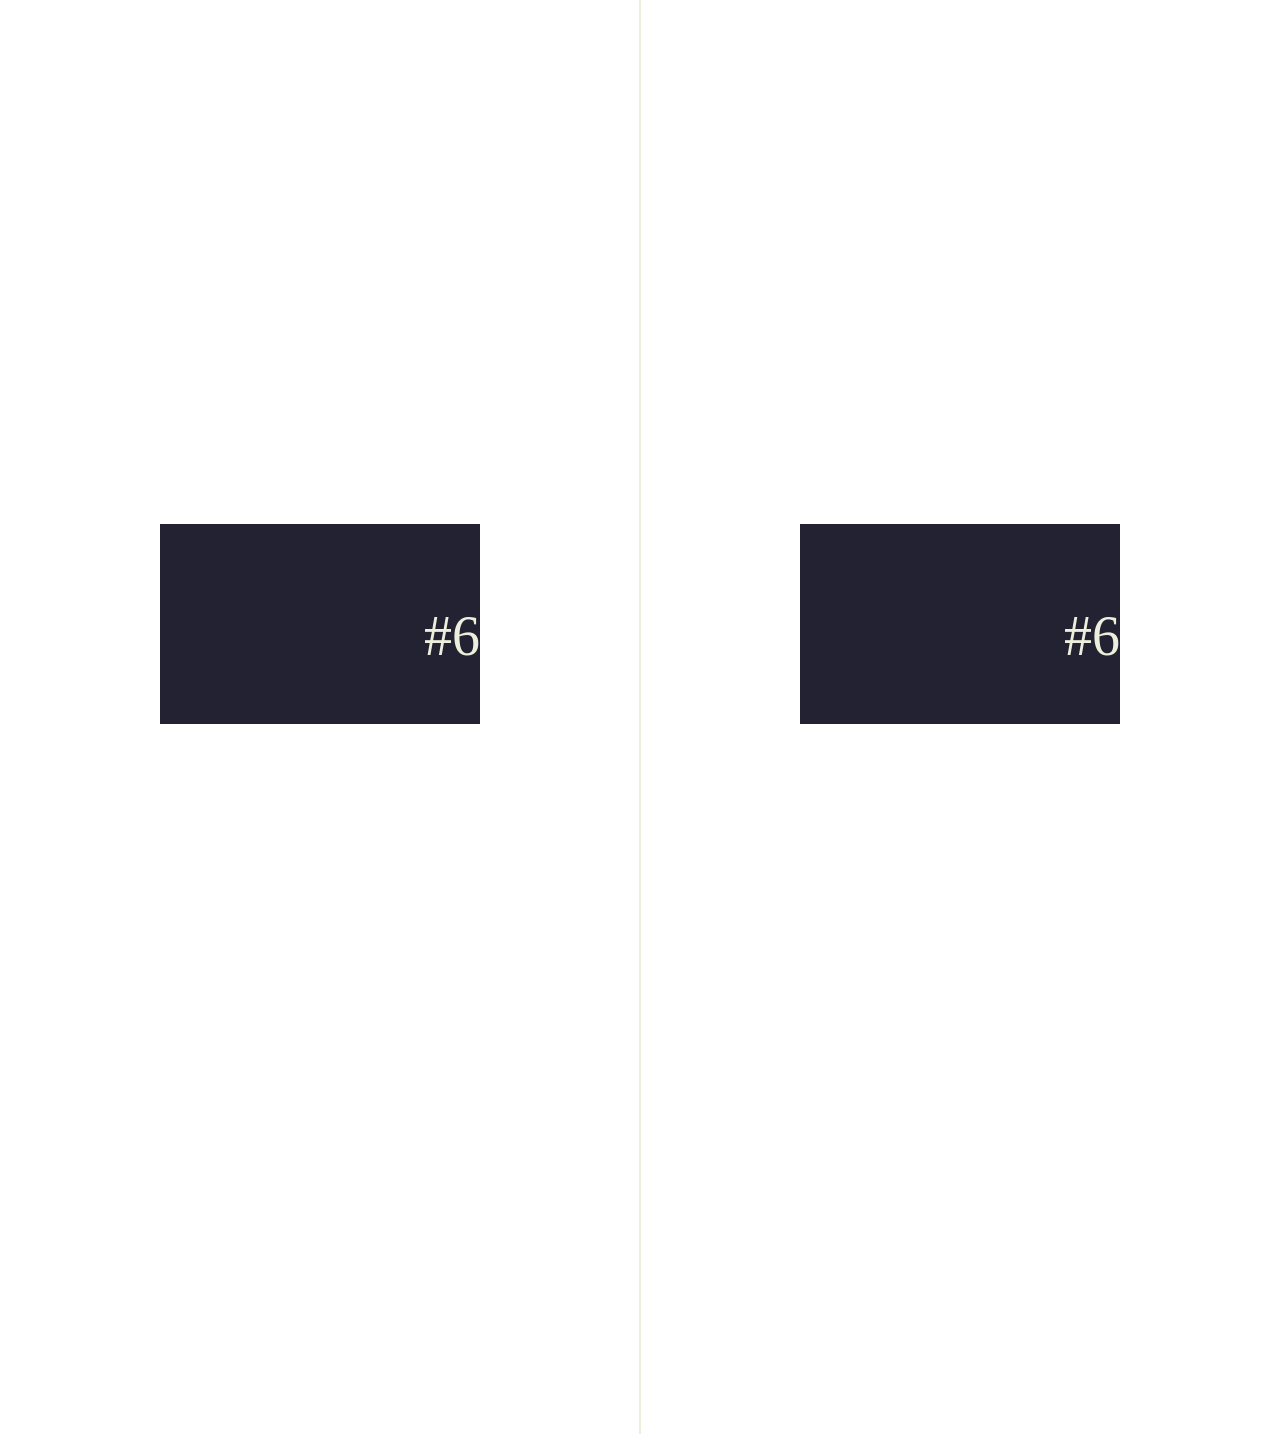
<file: vendor/rellax/tests/destroy.html>
<!DOCTYPE html>
<html lang="en">
<head>
	<meta charset="UTF-8">
	<meta name="viewport" content="width=device-width, initial-scale=1.0">
	<meta http-equiv="X-UA-Compatible" content="IE=edge">
	<title></title>
	<style>
		html, body{
			color: #223;
			font-size: 21pt;
			margin: 0; padding: 0;
		}
		nav{
			font-size: 21pt;
			line-height: 1.5em;
			position: fixed;
			bottom: 0; left: 0;
		}
		nav a{ color: inherit; }

		.col{
			text-align: center;
			width: 50%;
			float: left;
			box-sizing: border-box;
		}

		h4{ text-align: center;}

		.container{
			display: flex;
			align-items: center;
			outline: 1px solid #eed;
			font-size: 42pt;
			/*padding: 37.5vh 12.5vw;*/
			padding: 0 12.5vw;
			height: 200vh;
		}
		.block{
			background: #223;
			color: #eed;
			line-height: 25vh;
			text-align: right;
			/*padding: 0 42pt;*/
			margin-top: 20vh;
			height: 200px;
			width: 400px;
			position: relative;
		}
		span{
			background: #eed;
			color: #223;
			line-height: 25vh;
			text-align: left;
			padding: 0 42pt;
			display: block;
			width: 50%;
			position: absolute;
			top: 0; left: 0;
			box-sizing: border-box;
		}
    button {
      position: fixed;
      left: 50%;
      transform: translateX(-50%);
    }
	</style>
</head>
<body>
  <h4>cancelAnimation upon destroy <br><small>(check performance panel)</small></h4>
  <button id="destroy">destroy</button>
	<section>
		<div class="col">
			<br>With Percentage (0.5) <br><br>
			<div id="21" class="container"><div class="block">#1<span class="rellax" data-rellax-percentage="0.5">#1</span></div></div>
			<div id="22" class="container"><div class="block">#2<span class="rellax" data-rellax-percentage="0.5">#2</span></div></div>
			<div id="23" class="container"><div class="block">#3<span class="rellax" data-rellax-percentage="0.5">#3</span></div></div>
			<div id="24" class="container"><div class="block">#4<span class="rellax" data-rellax-percentage="0.5" style="transition: transform 10s cubic-bezier(0,1,.5,1);">#4</span></div></div>
			<div id="25" class="container"><div class="block">#5<span class="rellax" data-rellax-percentage="0.5" style="transition: transform 10s cubic-bezier(0,1,.5,1);">#5</span></div></div>
			<div id="26" class="container"><div class="block">#6<span class="rellax" data-rellax-percentage="0.5" style="transition: transform 10s cubic-bezier(0,1,.5,1);">#6</span></div></div>
		</div>
		<div class="col">
			<br>Without Percentage <br><br>
			<div id="21" class="container"><div class="block">#1<span class="rellax" style="transition: transform 10s cubic-bezier(0,1,.5,1);">#1</span></div></div>
			<div id="22" class="container"><div class="block">#2<span class="rellax" style="transition: transform 10s cubic-bezier(0,1,.5,1);">#2</span></div></div>
			<div id="23" class="container"><div class="block">#3<span class="rellax" style="transition: transform 10s cubic-bezier(0,1,.5,1);">#3</span></div></div>
			<div id="24" class="container"><div class="block">#4<span class="rellax">#4</span></div></div>
			<div id="25" class="container"><div class="block">#5<span class="rellax">#5</span></div></div>
			<div id="26" class="container"><div class="block">#6<span class="rellax">#6</span></div></div>
		</div>
	</section>

	<!-- Scripts -->
	<script src="../rellax.js"></script>
	<script>

    var rellax = new Rellax('.rellax', {
      center: true,
      callback: function(positions) {
        // callback every position change
        console.log(positions);
      }
    });

    // test cancaelAnimation on Rellax destroy
    document.querySelector('#destroy').addEventListener('click', function() {

      rellax.destroy();

    }, false);
	</script>
</body>
</html>
</file>
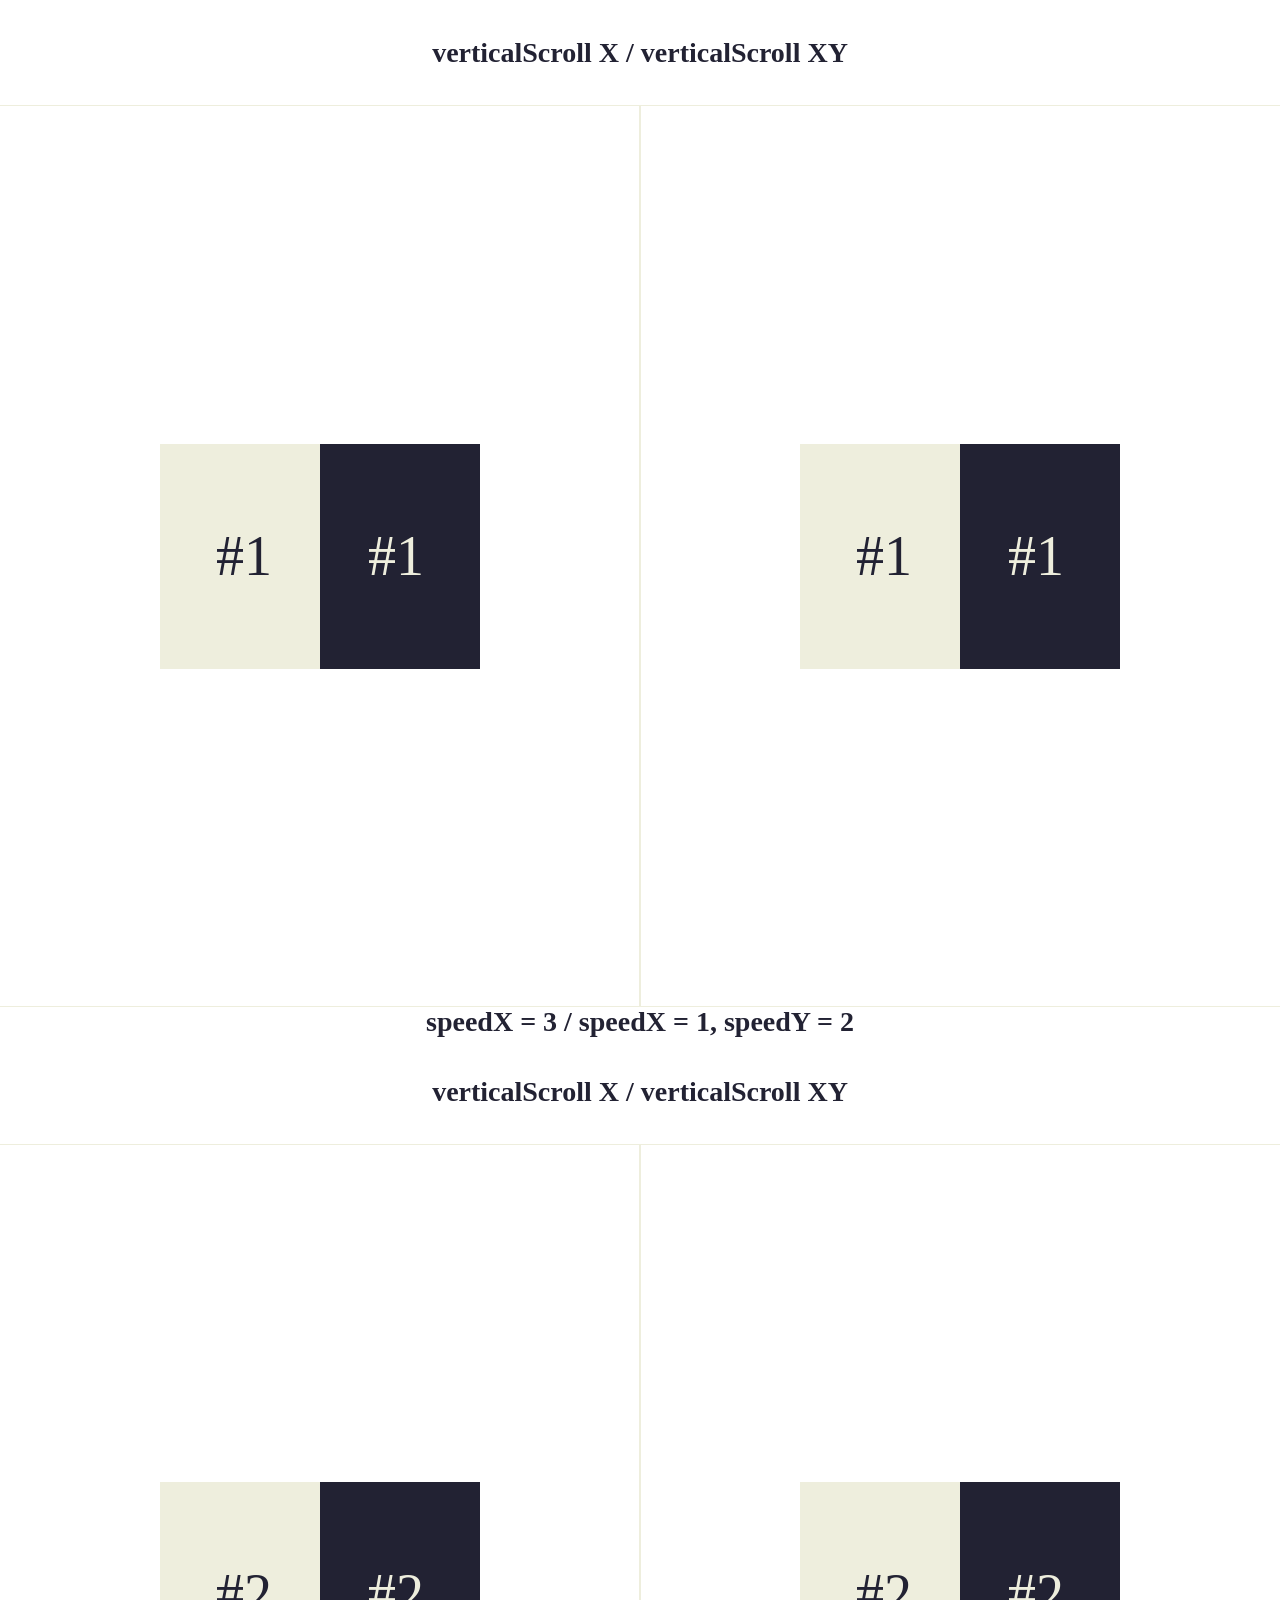
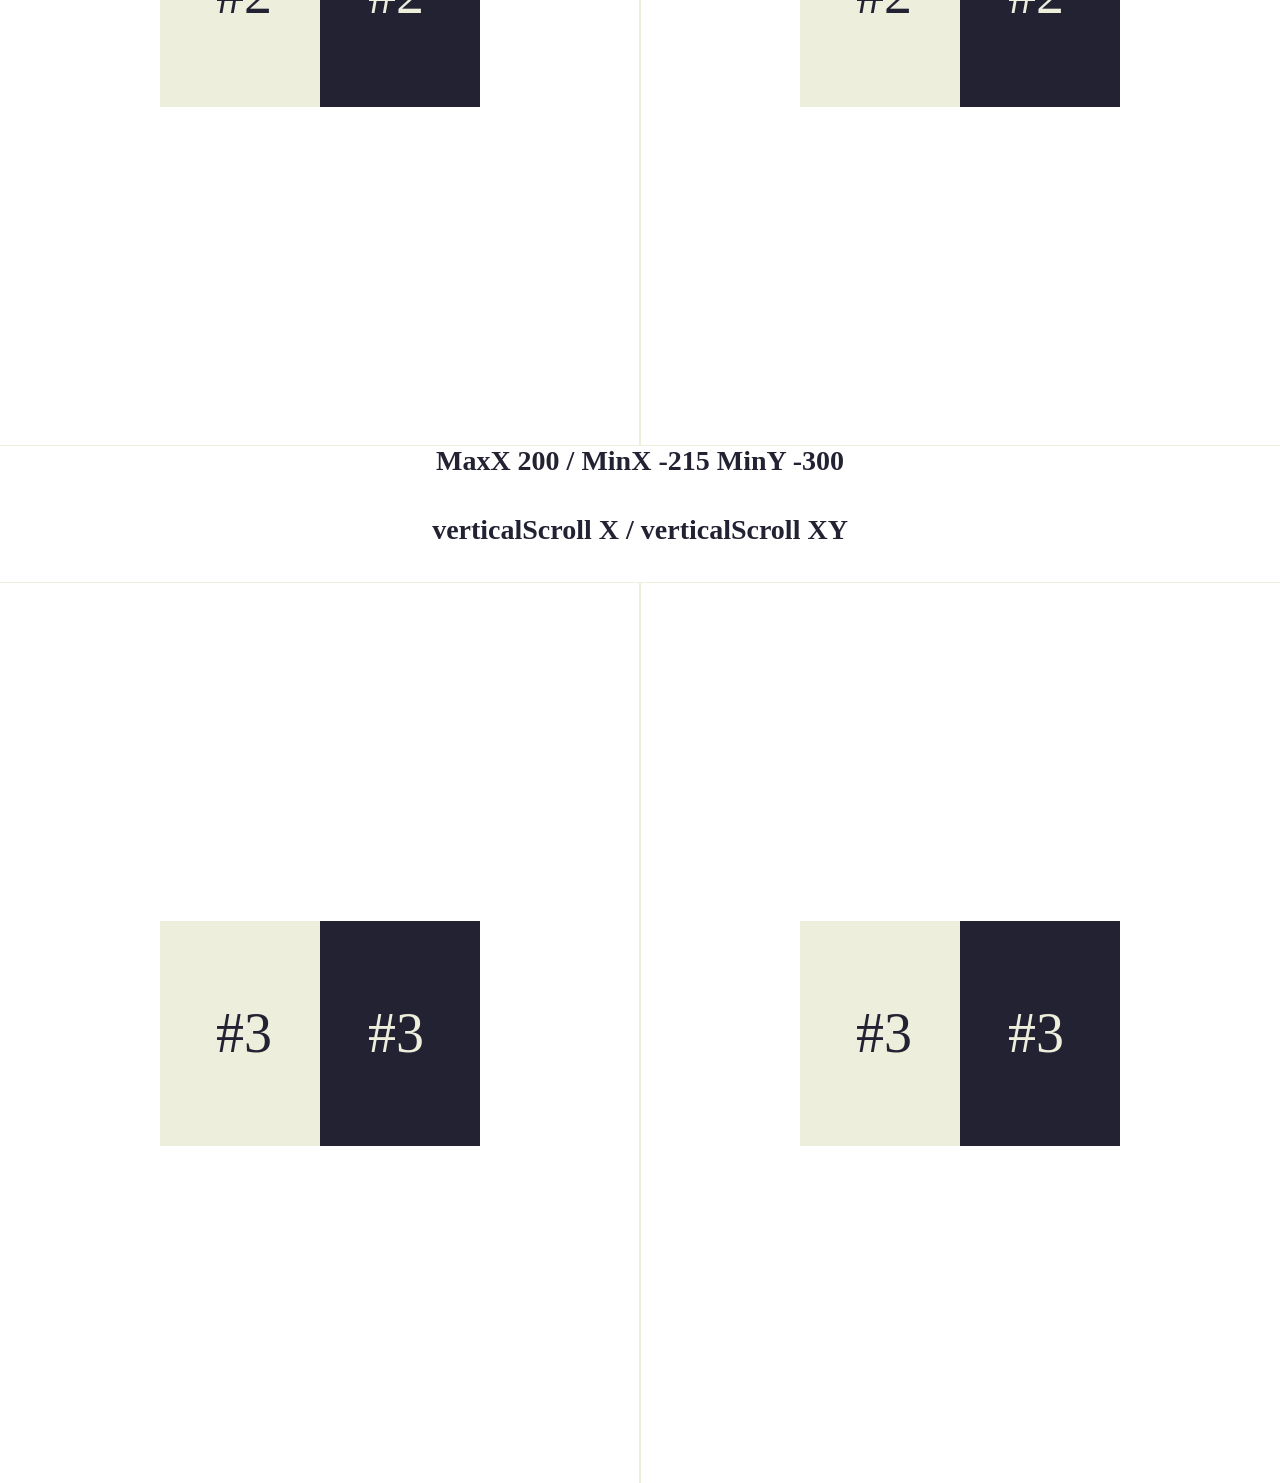
<file: vendor/rellax/tests/directions.html>
<!DOCTYPE html>
<html lang="en">

<head>
    <meta charset="UTF-8">
    <meta name="viewport" content="width=device-width, initial-scale=1.0">
    <meta http-equiv="X-UA-Compatible" content="IE=edge">
    <title></title>
    <style>
        html,
        body {
            color: #223;
            font-size: 21pt;
            margin: 0;
            padding: 0;
        }

        nav {
            font-size: 21pt;
            line-height: 1.5em;
            position: fixed;
            bottom: 0;
            left: 0;
        }

        nav a {
            color: inherit;
        }

        .col {
            text-align: center;
            width: 50%;
            float: left;
            box-sizing: border-box;
        }

        h4 {
            text-align: center;
        }

        .container {
            outline: 1px solid #eed;
            font-size: 42pt;
            padding: 37.5vh 12.5vw;
        }

        .block {
            background: #223;
            color: #eed;
            line-height: 25vh;
            text-align: right;
            padding: 0 42pt;
            position: relative;
        }

        span {
            background: #eed;
            color: #223;
            line-height: 25vh;
            text-align: left;
            padding: 0 42pt;
            display: block;
            width: 50%;
            position: absolute;
            top: 0;
            left: 0;
            box-sizing: border-box;
        }

    </style>
</head>

<body>
    <h4>verticalScroll X / verticalScroll XY</h4>
    <section>
        <div class="col">
            <div class="container">
                <div class="block">#1<span class="rellax" data-rellax-vertical-scroll-axis="x">#1</span></div>
            </div>
        </div>
        <div class="col">
            <div class="container">
                <div class="block">#1<span class="rellax" data-rellax-vertical-scroll-axis="xy">#1</span></div>
            </div>
        </div>
    </section>

    <h4>speedX = 3 / speedX = 1, speedY = 2</h4>
    <h4>verticalScroll X / verticalScroll XY</h4>
    <section>
        <div class="col">
            <div class="container">
                <div class="block">#2<span class="rellax" data-rellax-horizontal-speed="3" data-rellax-vertical-scroll-axis="x">#2</span></div>
            </div>
        </div>
        <div class="col">
            <div class="container">
                <div class="block">#2<span class="rellax" data-rellax-horizontal-speed="1" data-rellax-vertical-speed="2" data-rellax-vertical-scroll-axis="xy">#2</span></div>
            </div>
        </div>
    </section>

    <h4>MaxX 200 / MinX -215 MinY -300</h4>
    <h4>verticalScroll X / verticalScroll XY</h4>
    <section>
        <div class="col">
            <div class="container">
                <div class="block">#3<span class="rellax" data-rellax-vertical-scroll-axis="x" data-rellax-max-x="200">#3</span></div>
            </div>
        </div>
        <div class="col">
            <div class="container">
                <div class="block">#3<span class="rellax" data-rellax-speed="2" data-rellax-vertical-scroll-axis="xy" data-rellax-min-x="-215" data-rellax-min-y="-300">#3</span></div>
            </div>
        </div>
    </section>

    <!-- Scripts -->
    <script src="../rellax.js"></script>
    <script>
        var rellax = new Rellax('.rellax', {
            horizontal: true,
        });

    </script>
</body>

</html>
</file>
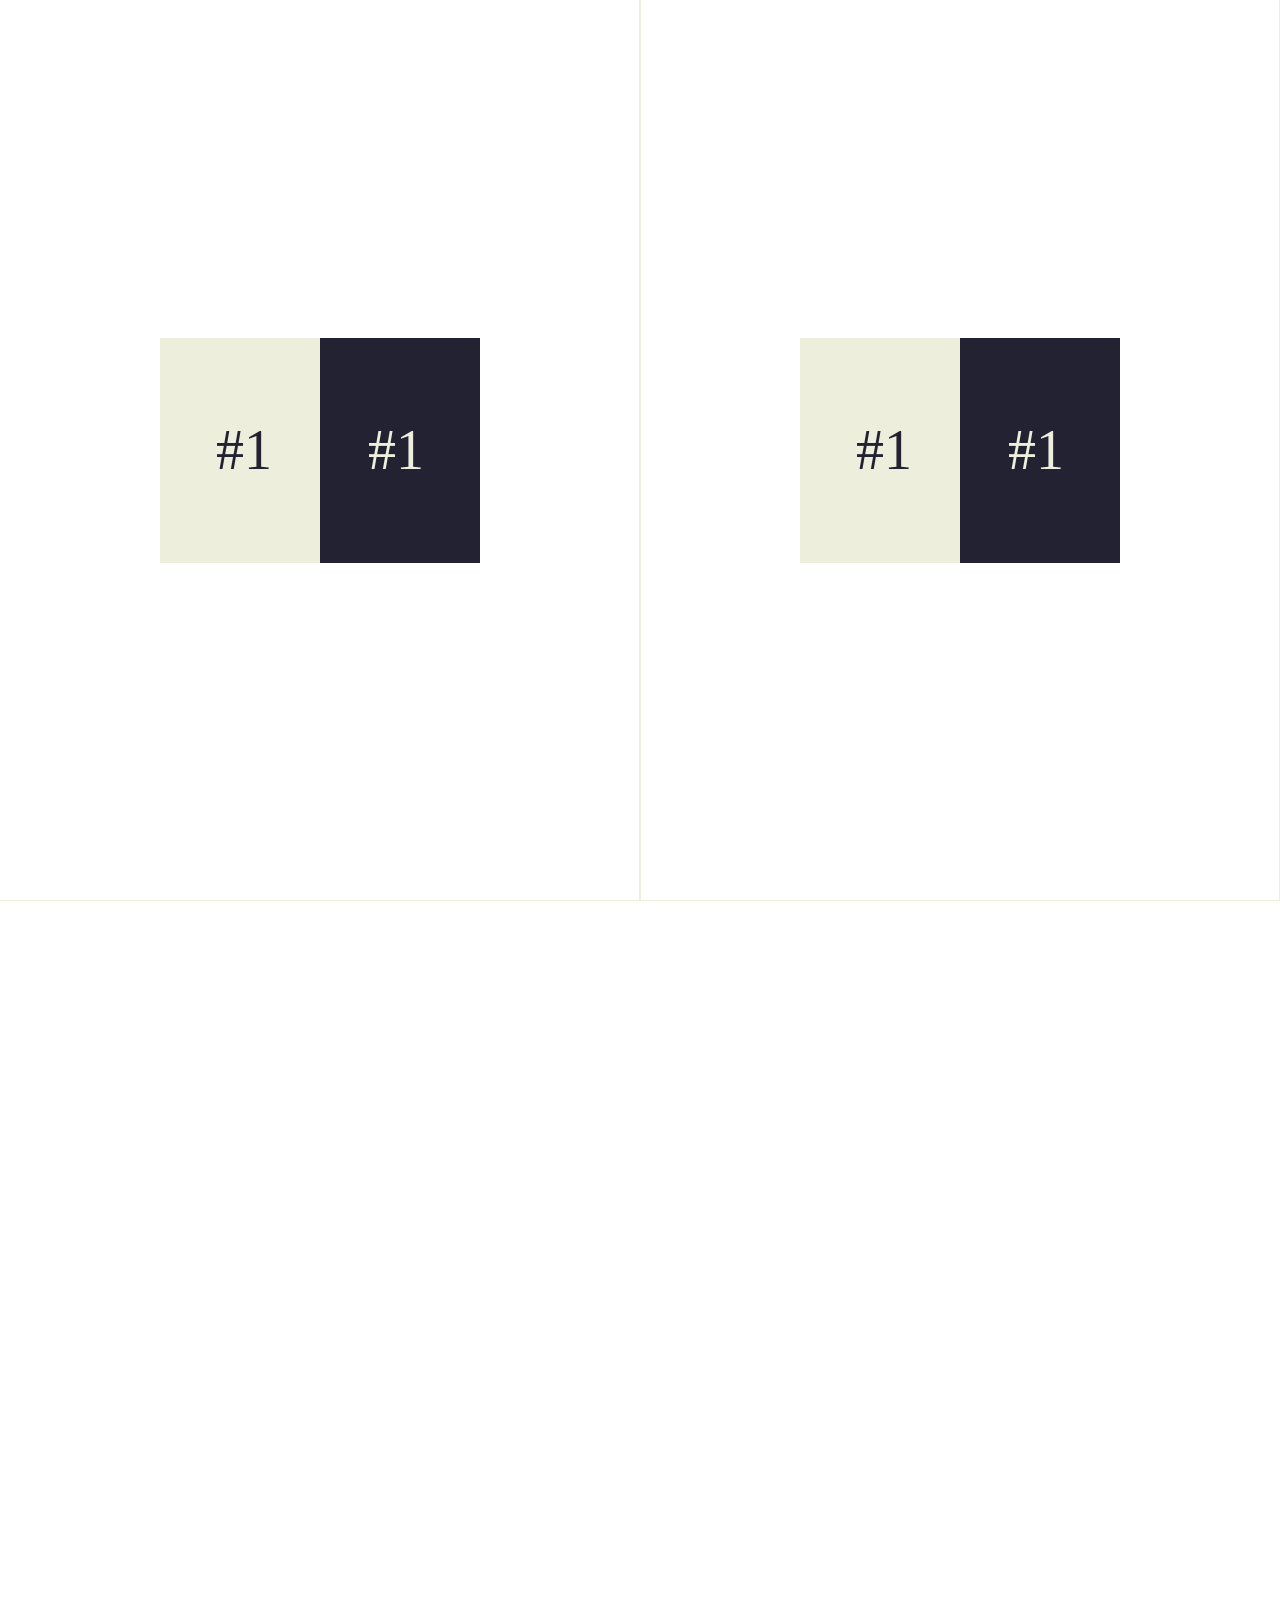
<file: vendor/rellax/tests/horizontal.html>
<!DOCTYPE html>
<html lang="en">
<head>
  <meta charset="UTF-8">
  <meta name="viewport" content="width=device-width, initial-scale=1.0">
  <meta http-equiv="X-UA-Compatible" content="IE=edge">
  <title></title>
  <style>
    html, body{
      color: #223;
      font-size: 21pt;
      margin: 0; padding: 0;
    }
    body
    {
      display: -webkit-box;  /* OLD - iOS 6-, Safari 3.1-6, BB7 */
      display: -ms-flexbox;  /* TWEENER - IE 10 */
      display: -webkit-flex; /* NEW - Safari 6.1+. iOS 7.1+, BB10 */
      display: flex;         /* NEW, Spec - Firefox, Chrome, Opera */
      width: 400vw;
    }
    nav{
      font-size: 21pt;
      line-height: 1.5em;
      position: fixed;
      bottom: 0; left: 0;
    }
    nav a{ color: inherit; }

    section
    {
      width: 100vw;
      height: 200vh;
      -webkit-box-flex: 1;   /* OLD - iOS 6-, Safari 3.1-6 */
      -webkit-flex: 1;       /* Safari 6.1+. iOS 7.1+, BB10 */
      -ms-flex: 1;           /* IE 10 */
      flex: 1;               /* NEW, Spec - Firefox, Chrome */
    }

    .col{
      text-align: center;
      width: 50%;
      float: left;
      box-sizing: border-box;
    }

    h4{ text-align: center;}

    .container{
      outline: 1px solid #eed;
      font-size: 42pt;
      padding: 37.5vh 12.5vw;
    }
    .block{
      background: #223;
      color: #eed;
      line-height: 25vh;
      text-align: right;
      padding: 0 42pt;
      position: relative;
    }
    span{
      background: #eed;
      color: #223;
      line-height: 25vh;
      text-align: left;
      padding: 0 42pt;
      display: block;
      width: 50%;
      position: absolute;
      top: 0; left: 0;
      box-sizing: border-box;
    }
  </style>
</head>
<body>

<section>
  <div class="col">
    <div class="container"><div class="block">#1<span class="rellax" data-rellax-speed="2">#1</span></div></div>
  </div>
  <div class="col">
    <div class="container"><div class="block">#1<span class="rellax" data-rellax-speed="-2">#1</span></div></div>
  </div>
</section>


<section>
  <div class="col">
    <div class="container"><div class="block">#2<span class="rellax" data-rellax-speed="4">#2</span></div></div>
  </div>
  <div class="col">
    <div class="container"><div class="block">#2<span class="rellax" data-rellax-speed="-4">#2</span></div></div>
  </div>
</section>


<section>
  <div class="col">
    <div class="container"><div class="block">#3<span class="rellax" data-rellax-speed="6" data-rellax-percentage="0.5">#3</span></div></div>
  </div>
  <div class="col">
    <div class="container"><div class="block">#3<span class="rellax" data-rellax-speed="-6" data-rellax-percentage="0.5">#3</span></div></div>
  </div>
</section>


<section>
  <div class="col">
    <div class="container"><div class="block">#4<span class="rellax" data-rellax-speed="8" data-rellax-percentage="0.5">#4</span></div></div>
  </div>
  <div class="col">
    <div class="container"><div class="block">#4<span class="rellax" data-rellax-speed="-8" data-rellax-percentage="0.5">#4</span></div></div>
  </div>
</section>

<!-- Scripts -->
<script src="../rellax.js"></script>
<script>
  var rellax = new Rellax('.rellax', {horizontal: true, vertical: true});
</script>
</body>
</html>
</file>
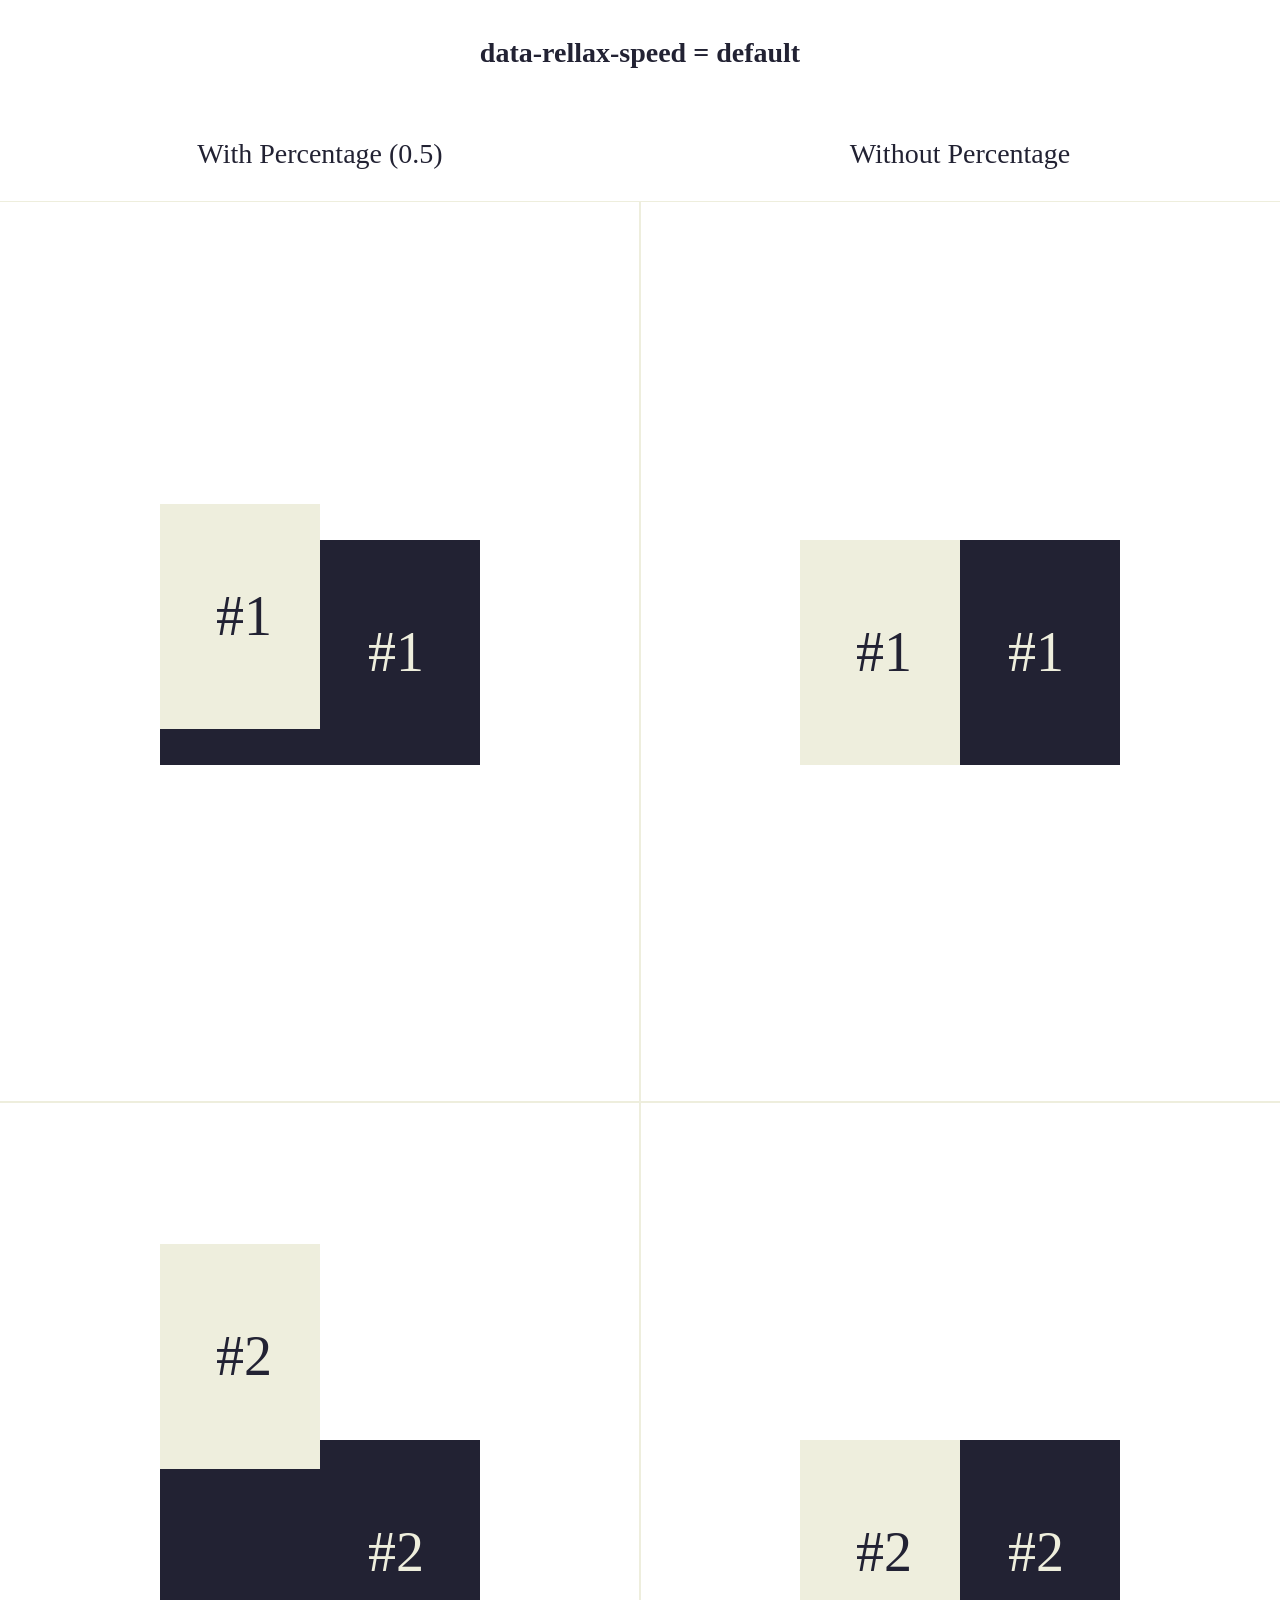
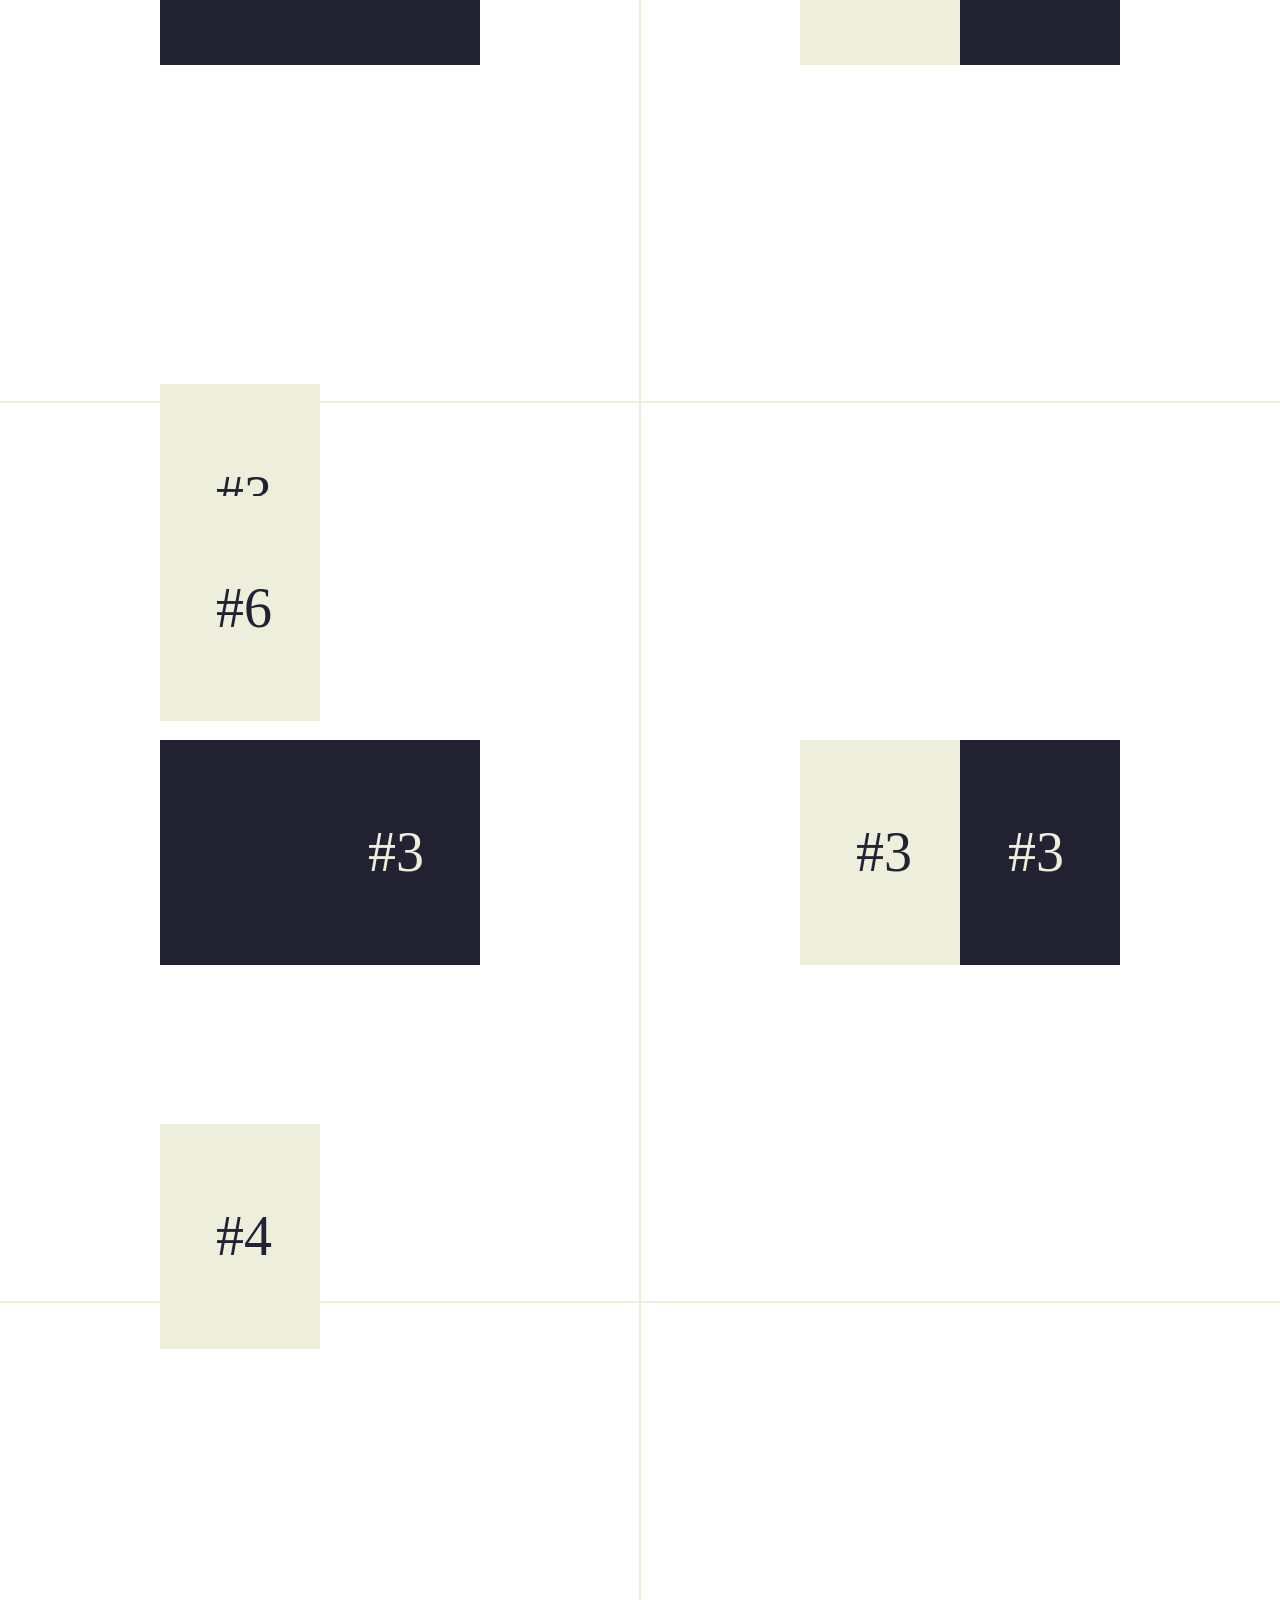
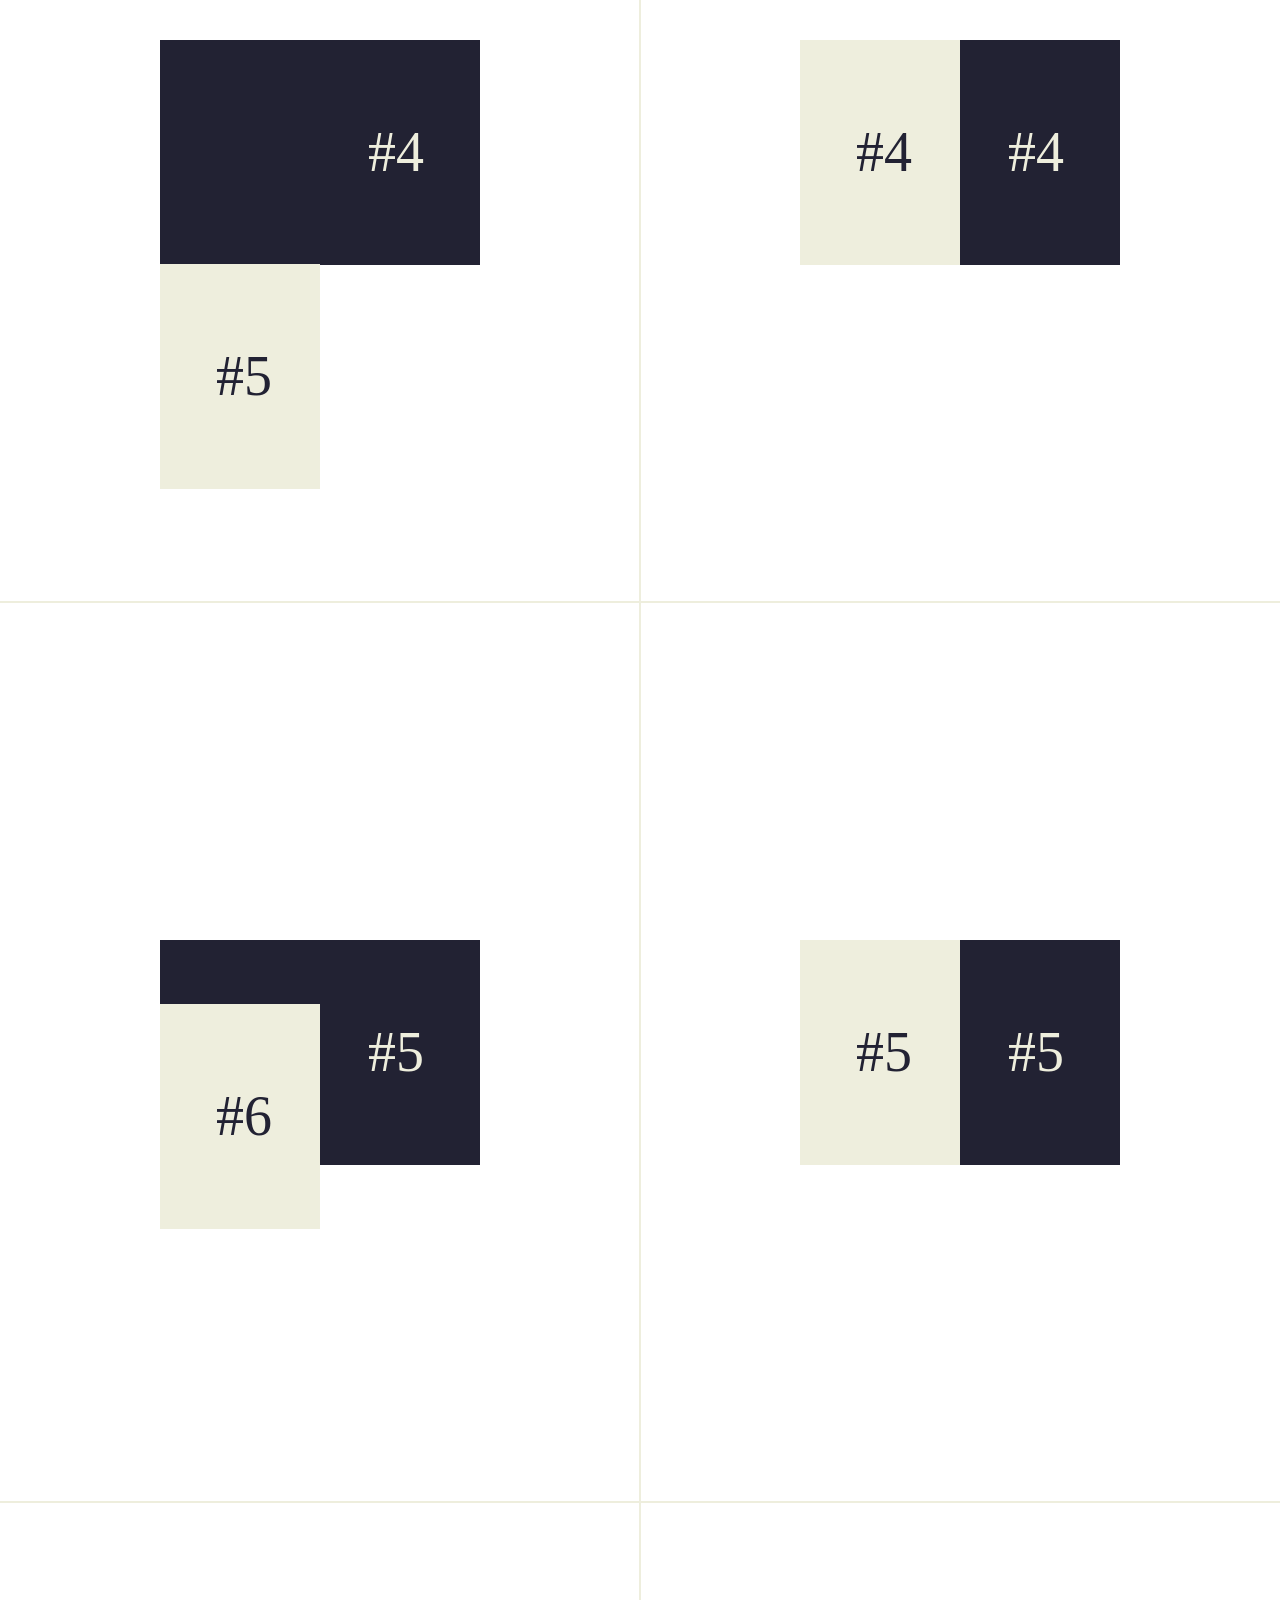
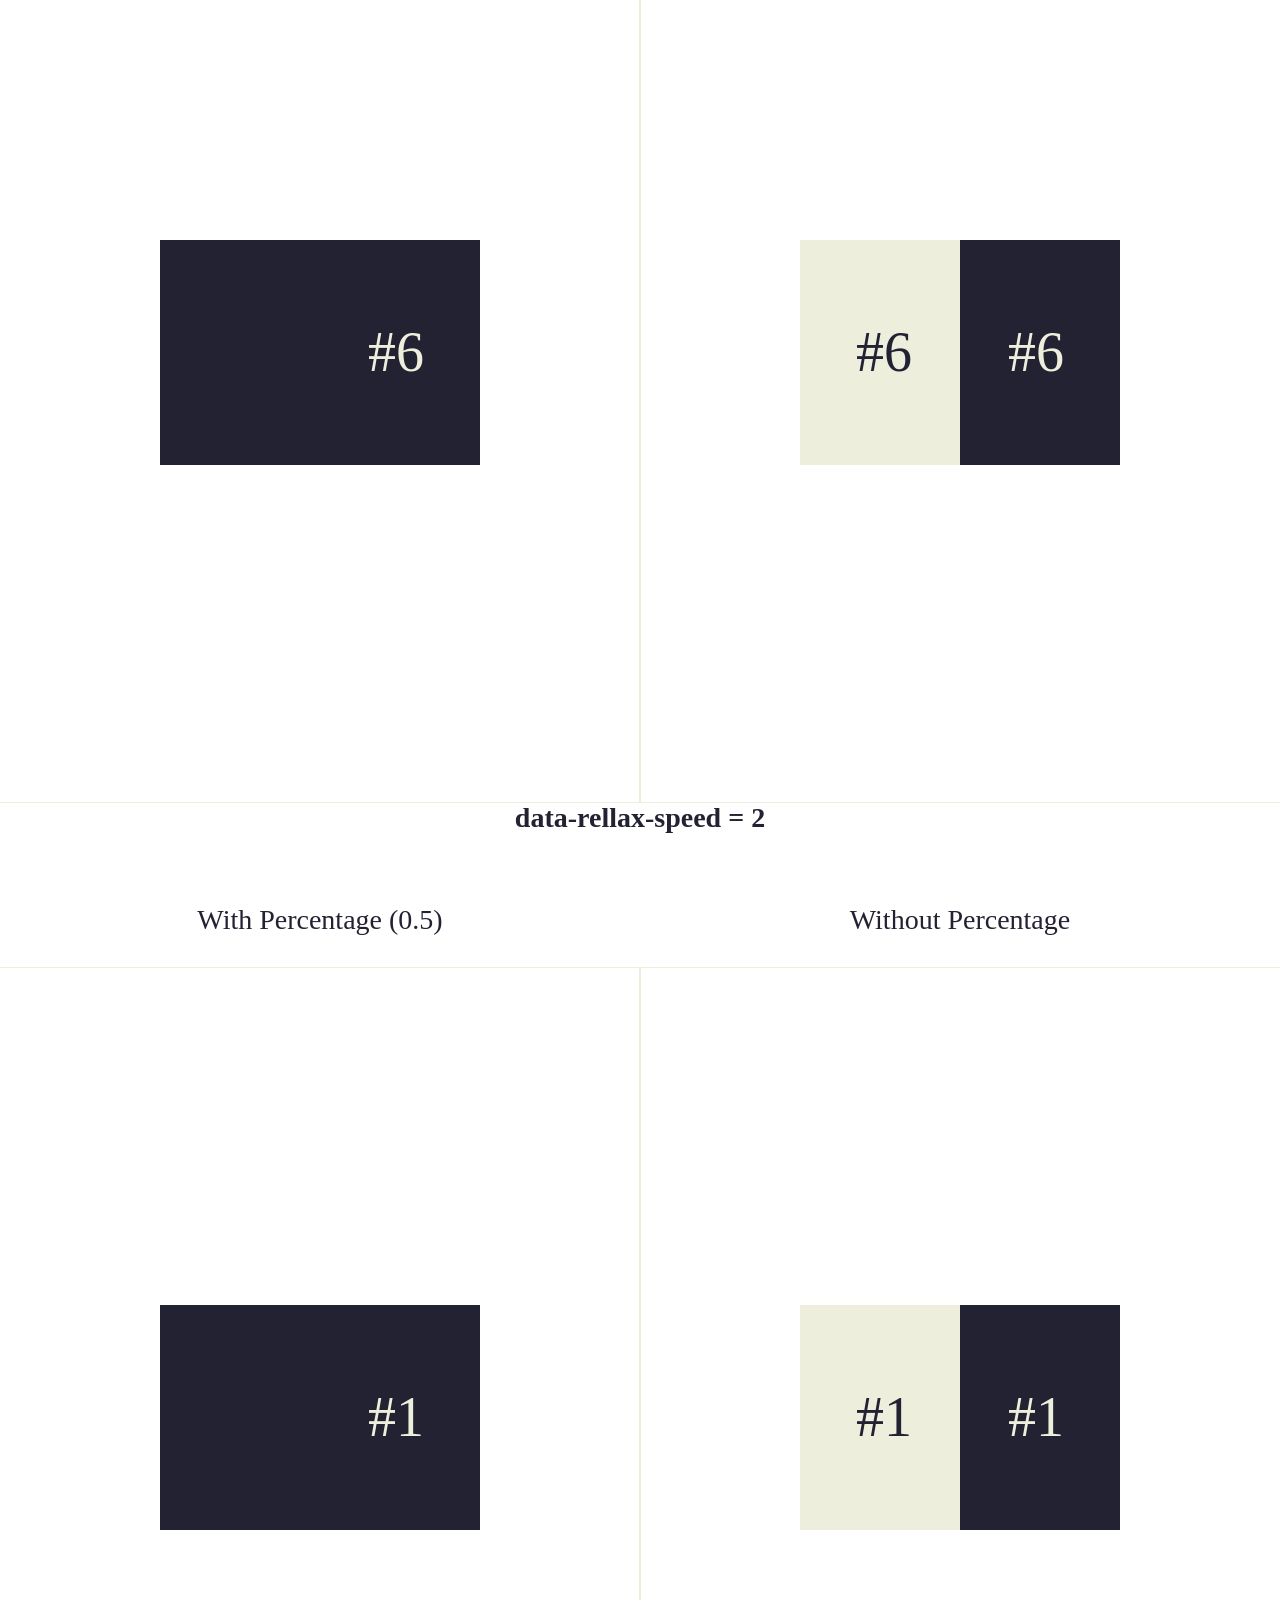
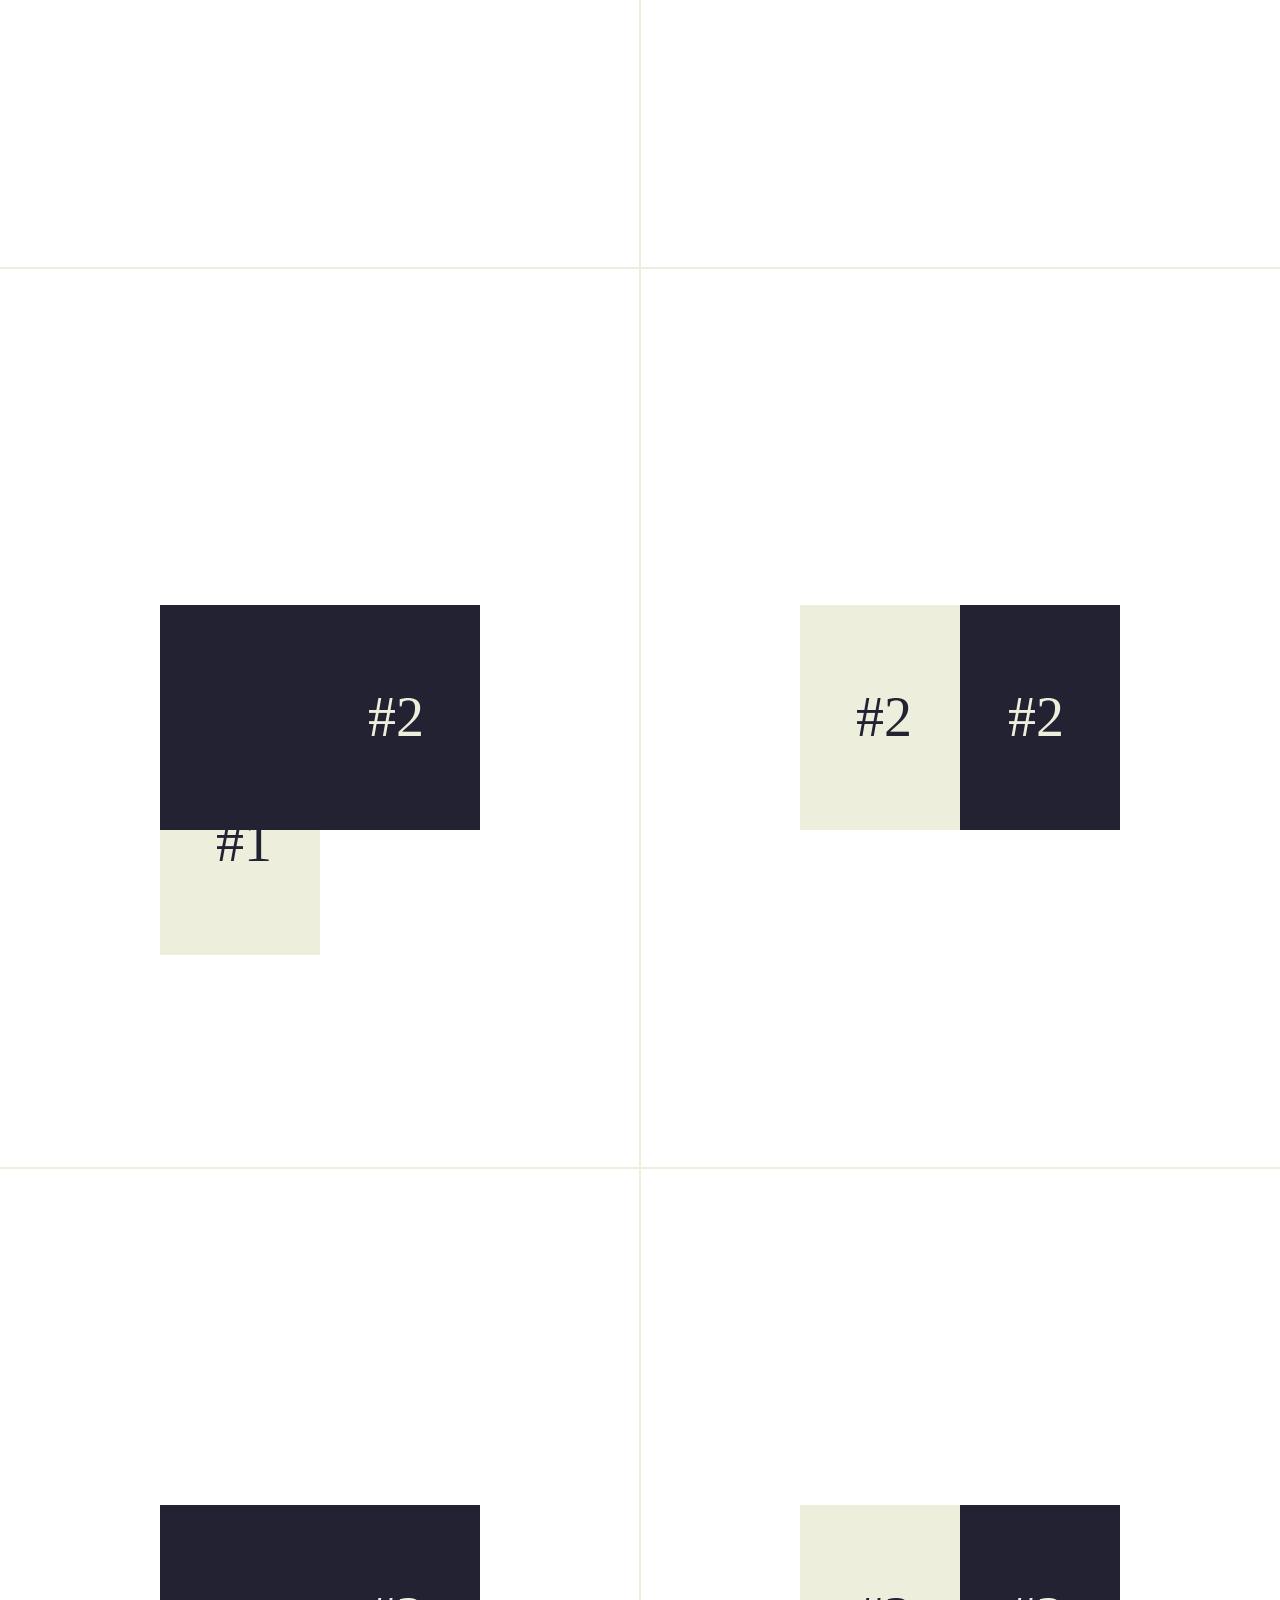
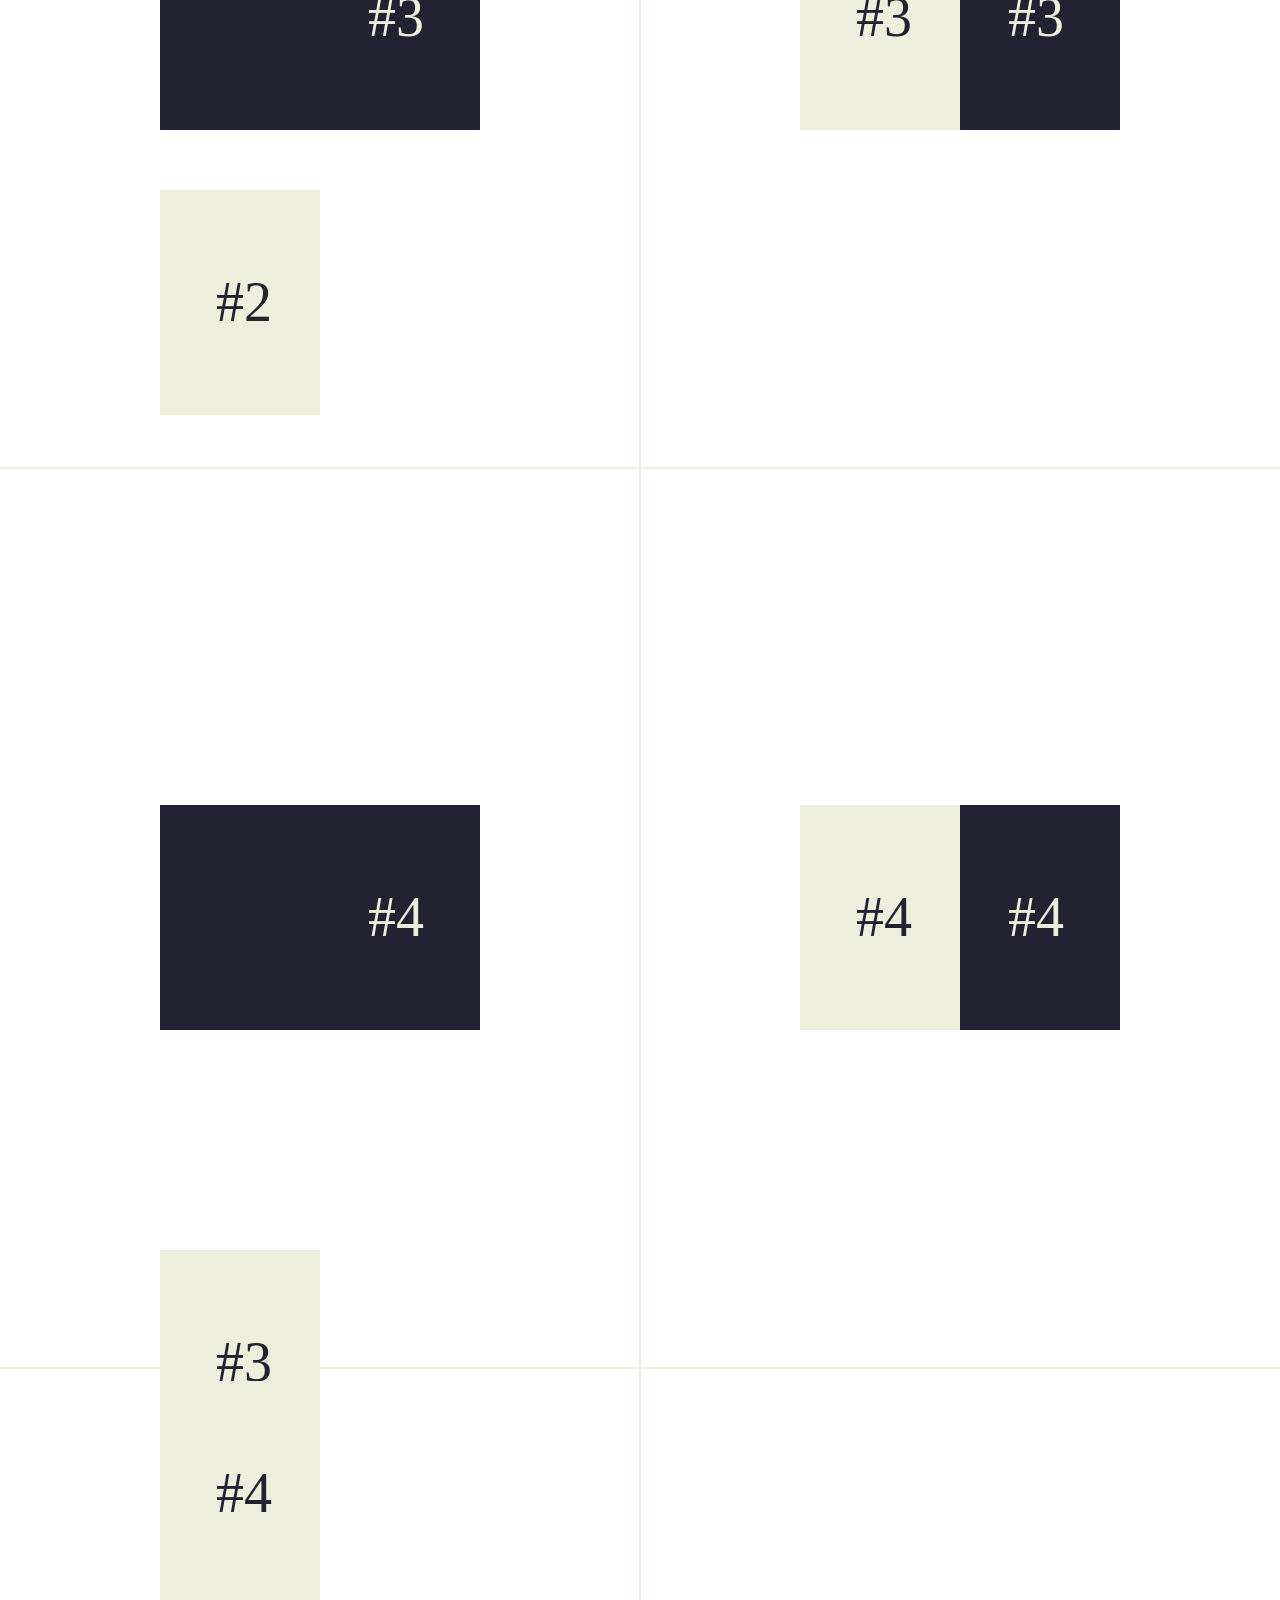
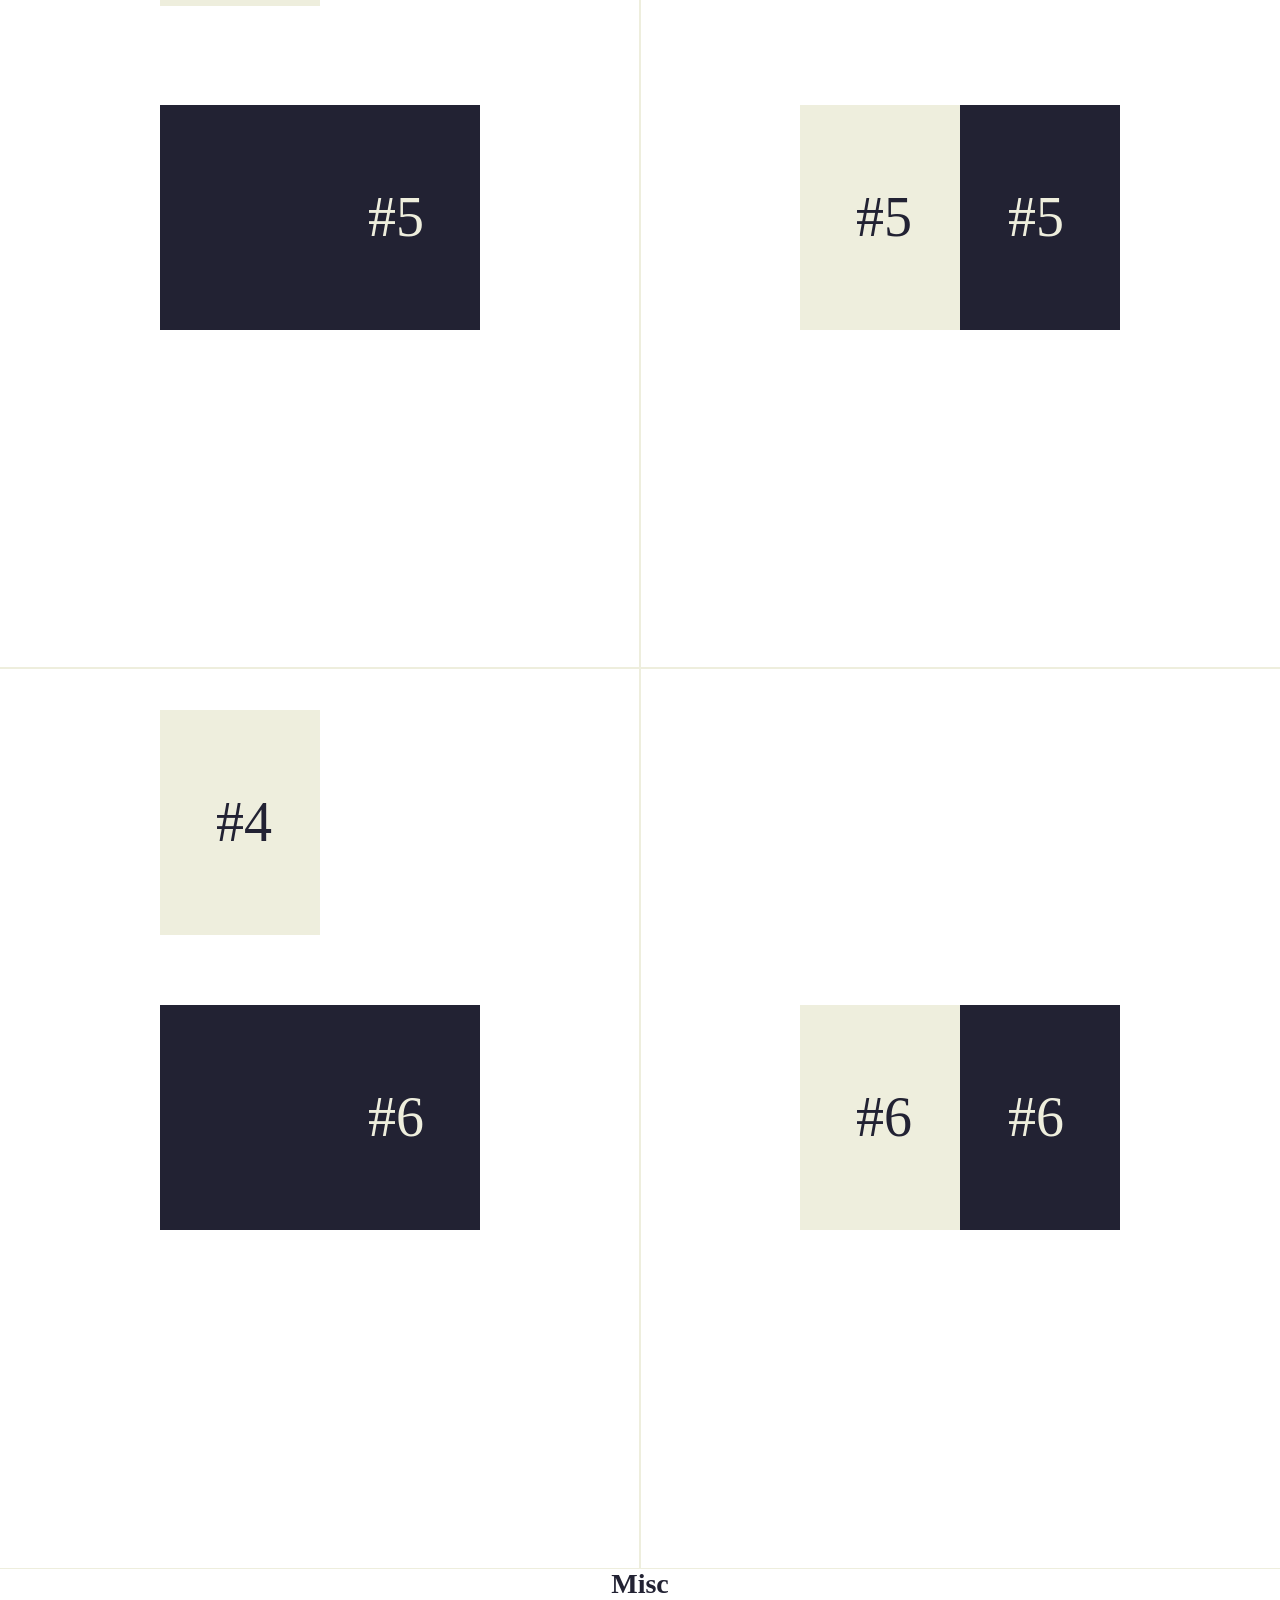
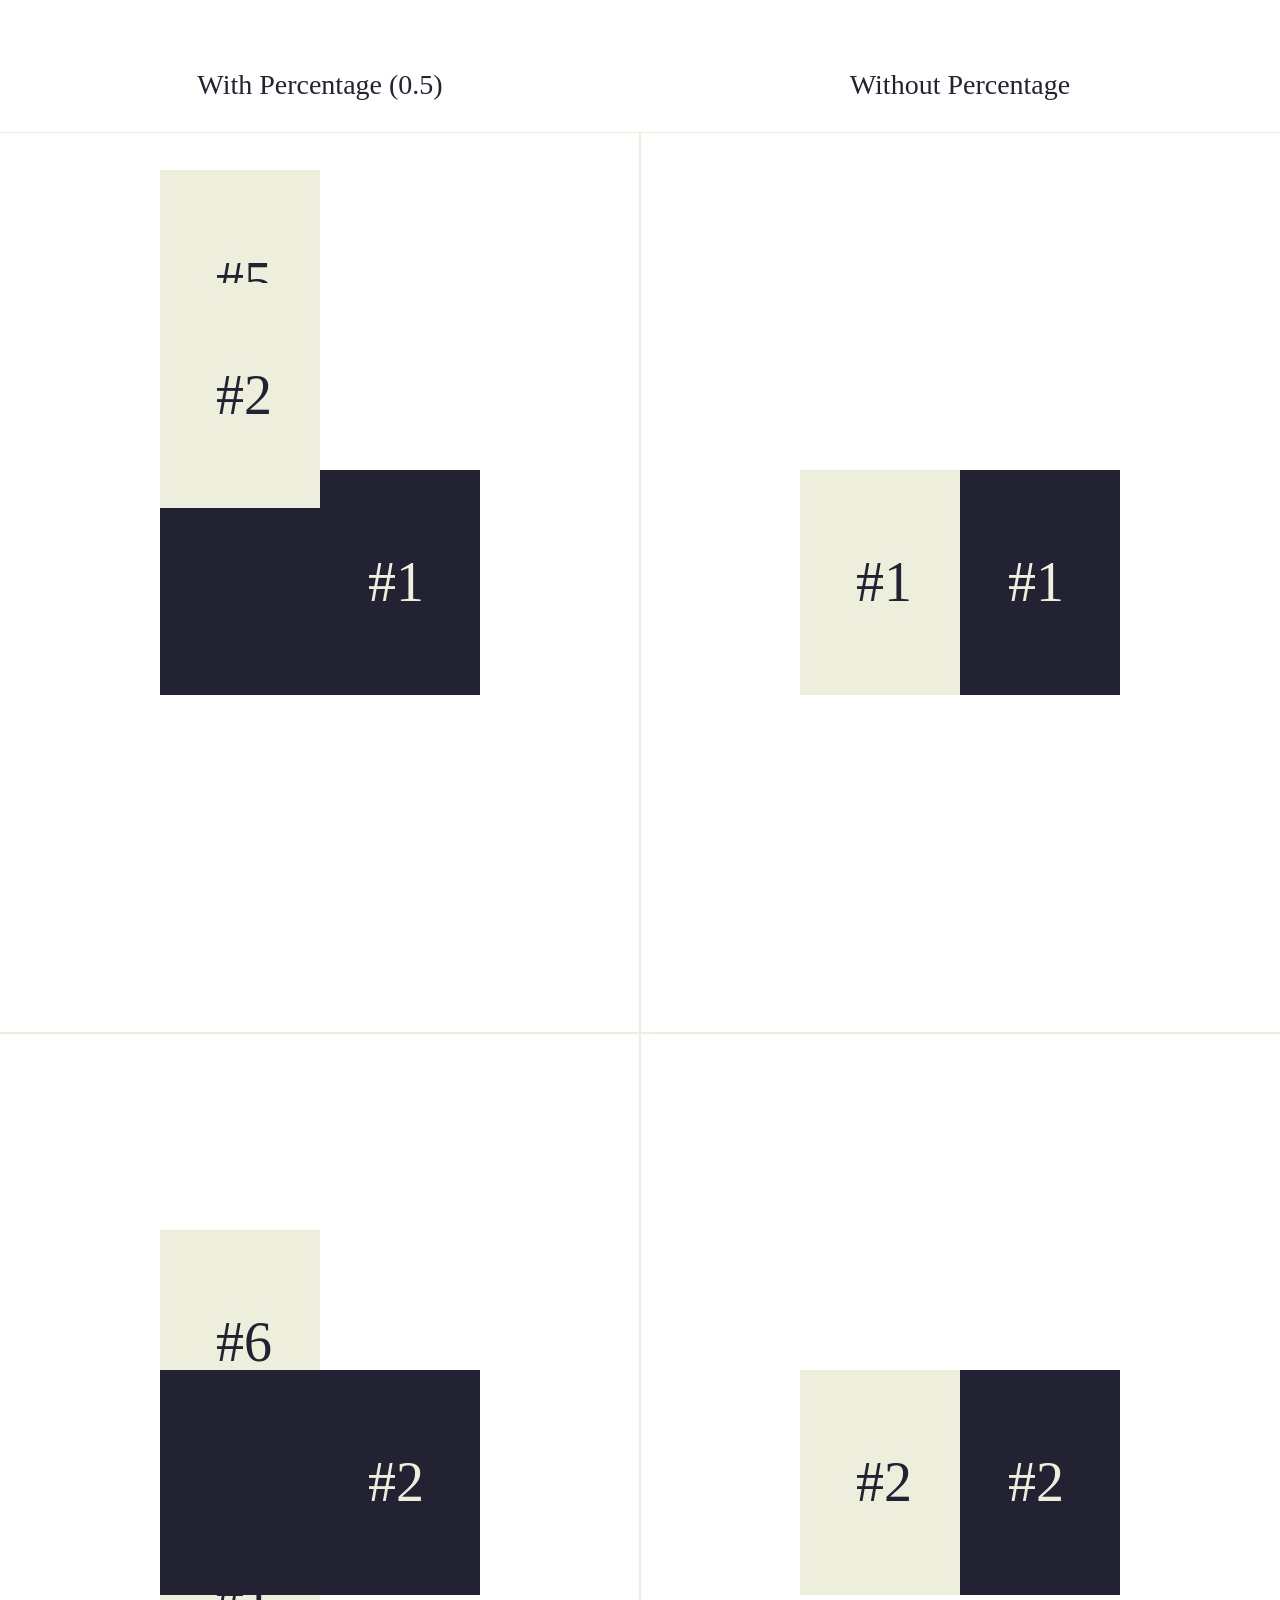
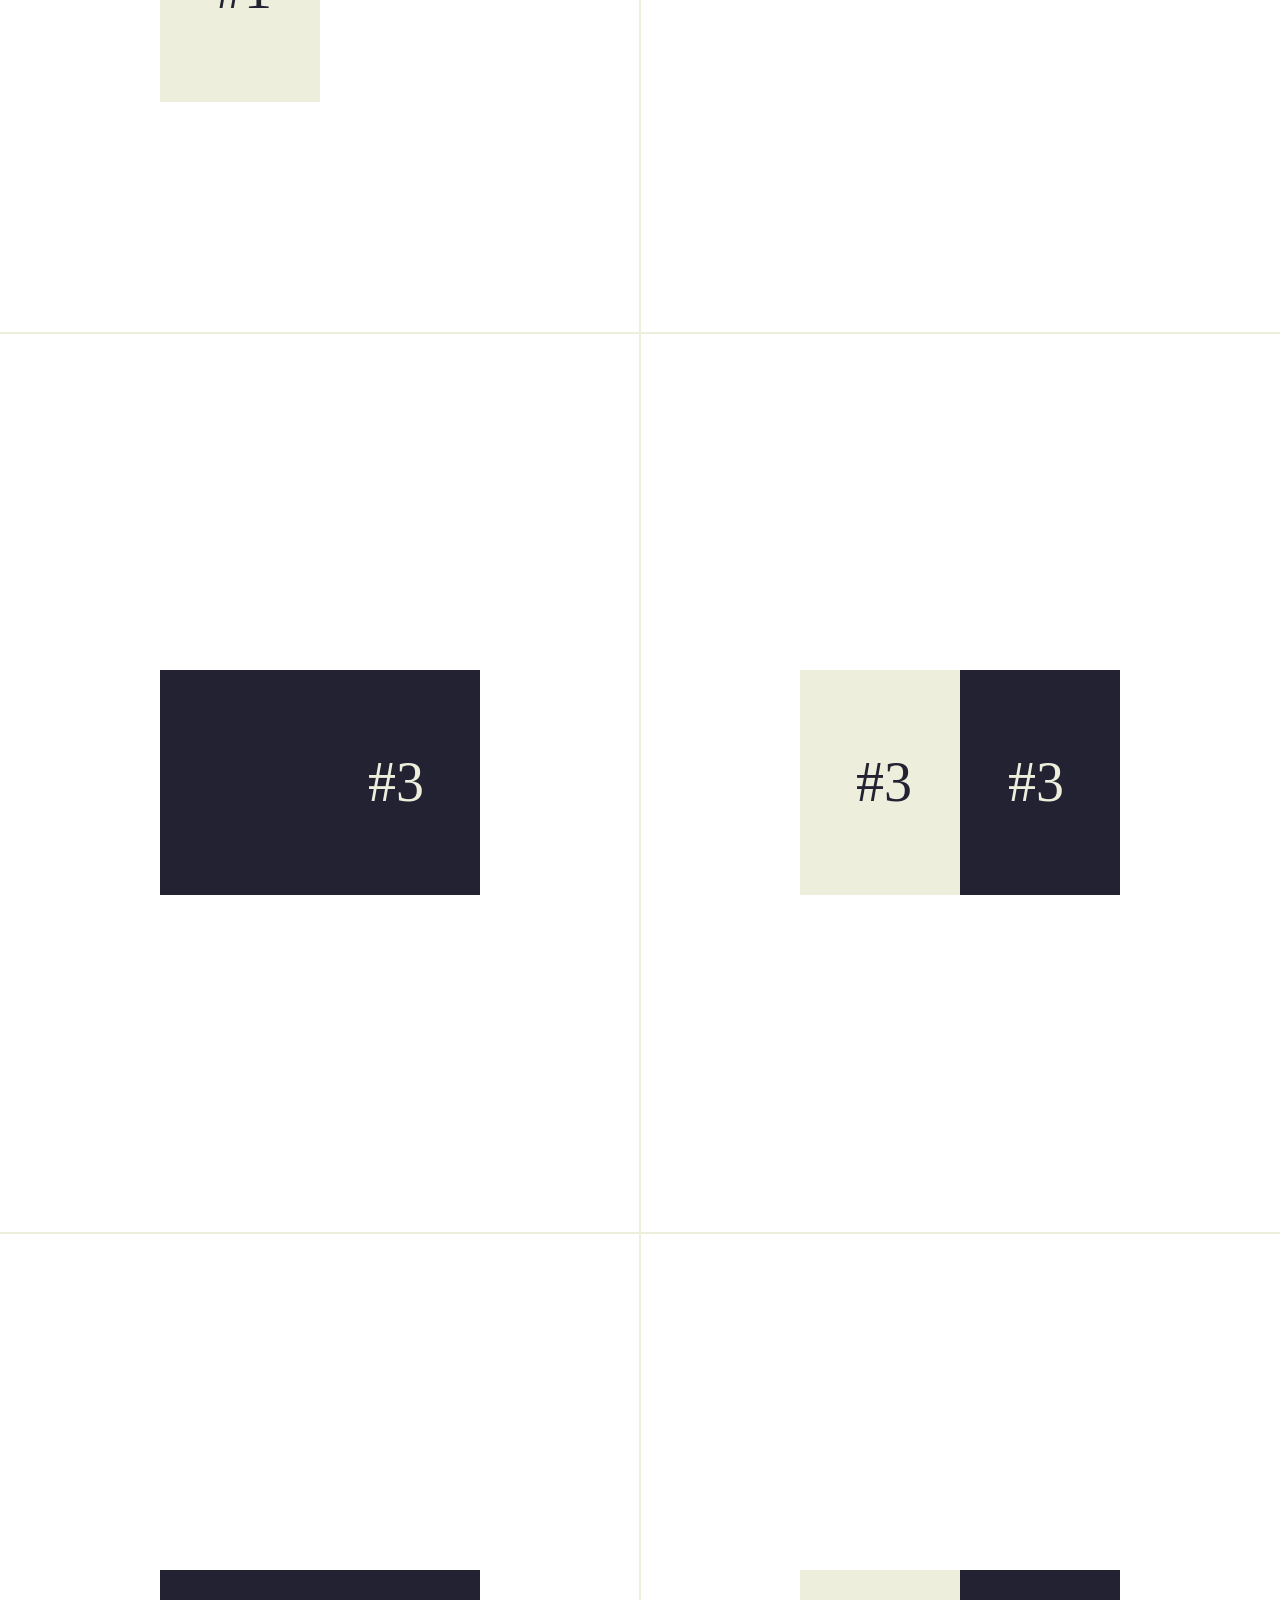
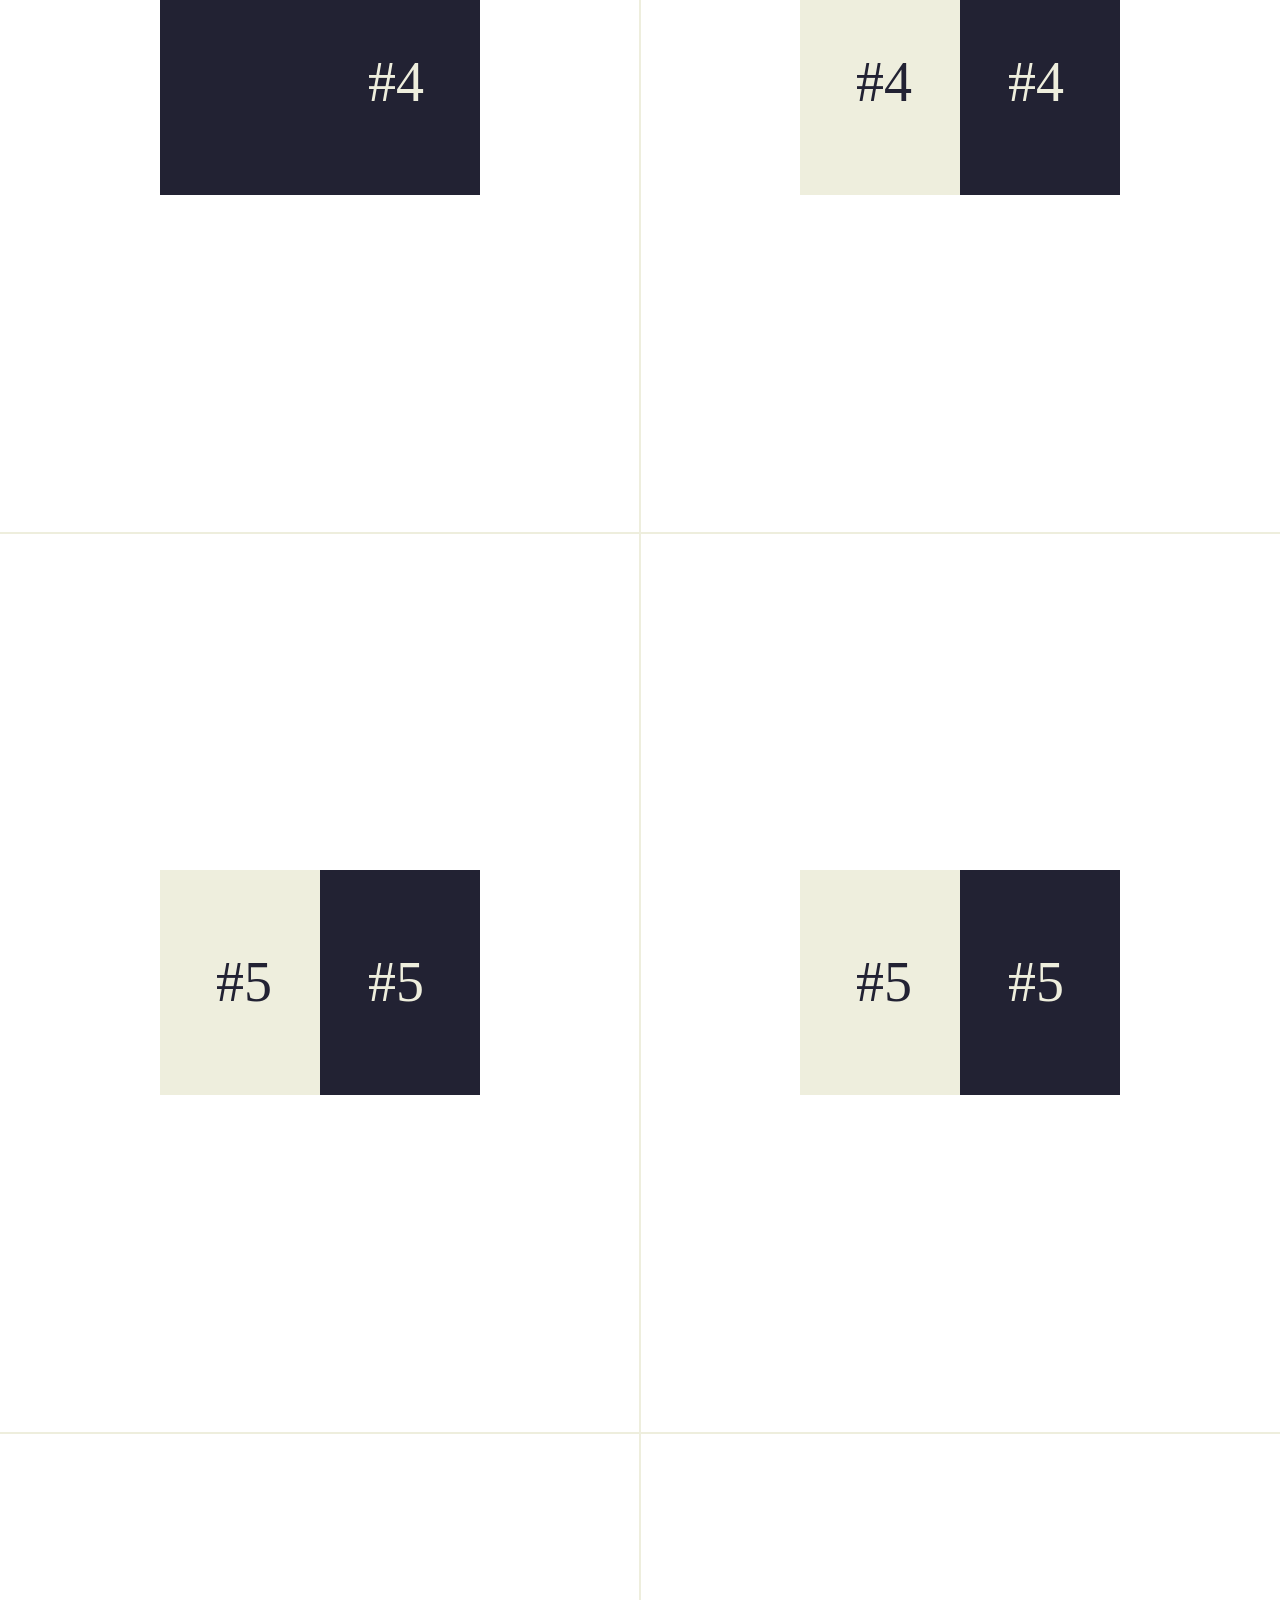
<file: vendor/rellax/tests/percentage.html>
<!DOCTYPE html>
<html lang="en">
<head>
	<meta charset="UTF-8">
	<meta name="viewport" content="width=device-width, initial-scale=1.0">
	<meta http-equiv="X-UA-Compatible" content="IE=edge">
	<title></title>
	<style>
		html, body{
			color: #223;
			font-size: 21pt;
			margin: 0; padding: 0;
		}
		nav{
			font-size: 21pt;
			line-height: 1.5em;
			position: fixed;
			bottom: 0; left: 0;
		}
		nav a{ color: inherit; }

		.col{
			text-align: center;
			width: 50%;
			float: left;
			box-sizing: border-box;
		}

		h4{ text-align: center;}

		.container{
			outline: 1px solid #eed;
			font-size: 42pt;
			padding: 37.5vh 12.5vw;
		}
		.block{
			background: #223;
			color: #eed;
			line-height: 25vh;
			text-align: right;
			padding: 0 42pt;
			position: relative;
		}
		span{
			background: #eed;
			color: #223;
			line-height: 25vh;
			text-align: left;
			padding: 0 42pt;
			display: block;
			width: 50%;
			position: absolute;
			top: 0; left: 0;
			box-sizing: border-box;
		}
	</style>
</head>
<body>
	<h4>data-rellax-speed = default</h4>
	<section>
		<div class="col">
			<br>With Percentage (0.5) <br><br>
			<div id="21" class="container"><div class="block">#1<span class="rellax" data-rellax-percentage="0.5">#1</span></div></div>
			<div id="22" class="container"><div class="block">#2<span class="rellax" data-rellax-percentage="0.5">#2</span></div></div>
			<div id="23" class="container"><div class="block">#3<span class="rellax" data-rellax-percentage="0.5">#3</span></div></div>
			<div id="24" class="container"><div class="block">#4<span class="rellax" data-rellax-percentage="0.5">#4</span></div></div>
			<div id="25" class="container"><div class="block">#5<span class="rellax" data-rellax-percentage="0.5">#5</span></div></div>
			<div id="26" class="container"><div class="block">#6<span class="rellax" data-rellax-percentage="0.5">#6</span></div></div>
		</div>
		<div class="col">
			<br>Without Percentage <br><br>
			<div id="21" class="container"><div class="block">#1<span class="rellax">#1</span></div></div>
			<div id="22" class="container"><div class="block">#2<span class="rellax">#2</span></div></div>
			<div id="23" class="container"><div class="block">#3<span class="rellax">#3</span></div></div>
			<div id="24" class="container"><div class="block">#4<span class="rellax">#4</span></div></div>
			<div id="25" class="container"><div class="block">#5<span class="rellax">#5</span></div></div>
			<div id="26" class="container"><div class="block">#6<span class="rellax">#6</span></div></div>
		</div>
	</section>

	<!-- /// -->
	<h4>data-rellax-speed = 2</h4>
	<section>
		<div class="col">
			<br>With Percentage (0.5) <br><br>
			<div class="container"><div class="block">#1<span class="rellax" data-rellax-speed="2" data-rellax-percentage="0.5">#1</span></div></div>
			<div class="container"><div class="block">#2<span class="rellax" data-rellax-speed="2" data-rellax-percentage="0.5">#2</span></div></div>
			<div class="container"><div class="block">#3<span class="rellax" data-rellax-speed="2" data-rellax-percentage="0.5">#3</span></div></div>
			<div class="container"><div class="block">#4<span class="rellax" data-rellax-speed="2" data-rellax-percentage="0.5">#4</span></div></div>
			<div class="container"><div class="block">#5<span class="rellax" data-rellax-speed="2" data-rellax-percentage="0.5">#5</span></div></div>
			<div class="container"><div class="block">#6<span class="rellax" data-rellax-speed="2" data-rellax-percentage="0.5">#6</span></div></div>
		</div>
		<div class="col">
			<br>Without Percentage <br><br>
			<div class="container"><div class="block">#1<span class="rellax" data-rellax-speed="2">#1</span></div></div>
			<div class="container"><div class="block">#2<span class="rellax" data-rellax-speed="2">#2</span></div></div>
			<div class="container"><div class="block">#3<span class="rellax" data-rellax-speed="2">#3</span></div></div>
			<div class="container"><div class="block">#4<span class="rellax" data-rellax-speed="2">#4</span></div></div>
			<div class="container"><div class="block">#5<span class="rellax" data-rellax-speed="2">#5</span></div></div>
			<div class="container"><div class="block">#6<span class="rellax" data-rellax-speed="2">#6</span></div></div>
		</div>
	</section>

	<!-- /// -->
	<h4>Misc</h4>
	<section>
		<div class="col">
			<br>With Percentage (0.5) <br><br>
			<div class="container"><div class="block">#1<span class="rellax" data-rellax-speed="1" data-rellax-percentage="0.5">#1</span></div></div>
			<div class="container"><div class="block">#2<span class="rellax" data-rellax-speed="-1" data-rellax-percentage="0.5">#2</span></div></div>
			<div class="container"><div class="block">#3<span class="rellax" data-rellax-speed="4" data-rellax-percentage="0.5">#3</span></div></div>
			<div class="container"><div class="block">#4<span class="rellax" data-rellax-speed="-4" data-rellax-percentage="0.5">#4</span></div></div>
			<div class="container"><div class="block">#5<span class="rellax" data-rellax-speed="0" data-rellax-percentage="0.5">#5</span></div></div>
			<div class="container"><div class="block">#6<span class="rellax" data-rellax-speed="-10" data-rellax-percentage="0.5">#6</span></div></div>
		</div>
		<div class="col">
			<br>Without Percentage <br><br>
			<div class="container"><div class="block">#1<span class="rellax" data-rellax-speed="1">#1</span></div></div>
			<div class="container"><div class="block">#2<span class="rellax" data-rellax-speed="-1">#2</span></div></div>
			<div class="container"><div class="block">#3<span class="rellax" data-rellax-speed="0">#3</span></div></div>
			<div class="container"><div class="block">#4<span class="rellax" data-rellax-speed="0">#4</span></div></div>
			<div class="container"><div class="block">#5<span class="rellax" data-rellax-speed="0">#5</span></div></div>
			<div class="container"><div class="block">#6<span class="rellax" data-rellax-speed="0">#6</span></div></div>
		</div>
	</section>

	<!-- Scripts -->
	<script src="../rellax.js"></script>
	<script>
		var rellax = new Rellax();
	</script>
</body>
</html>
</file>
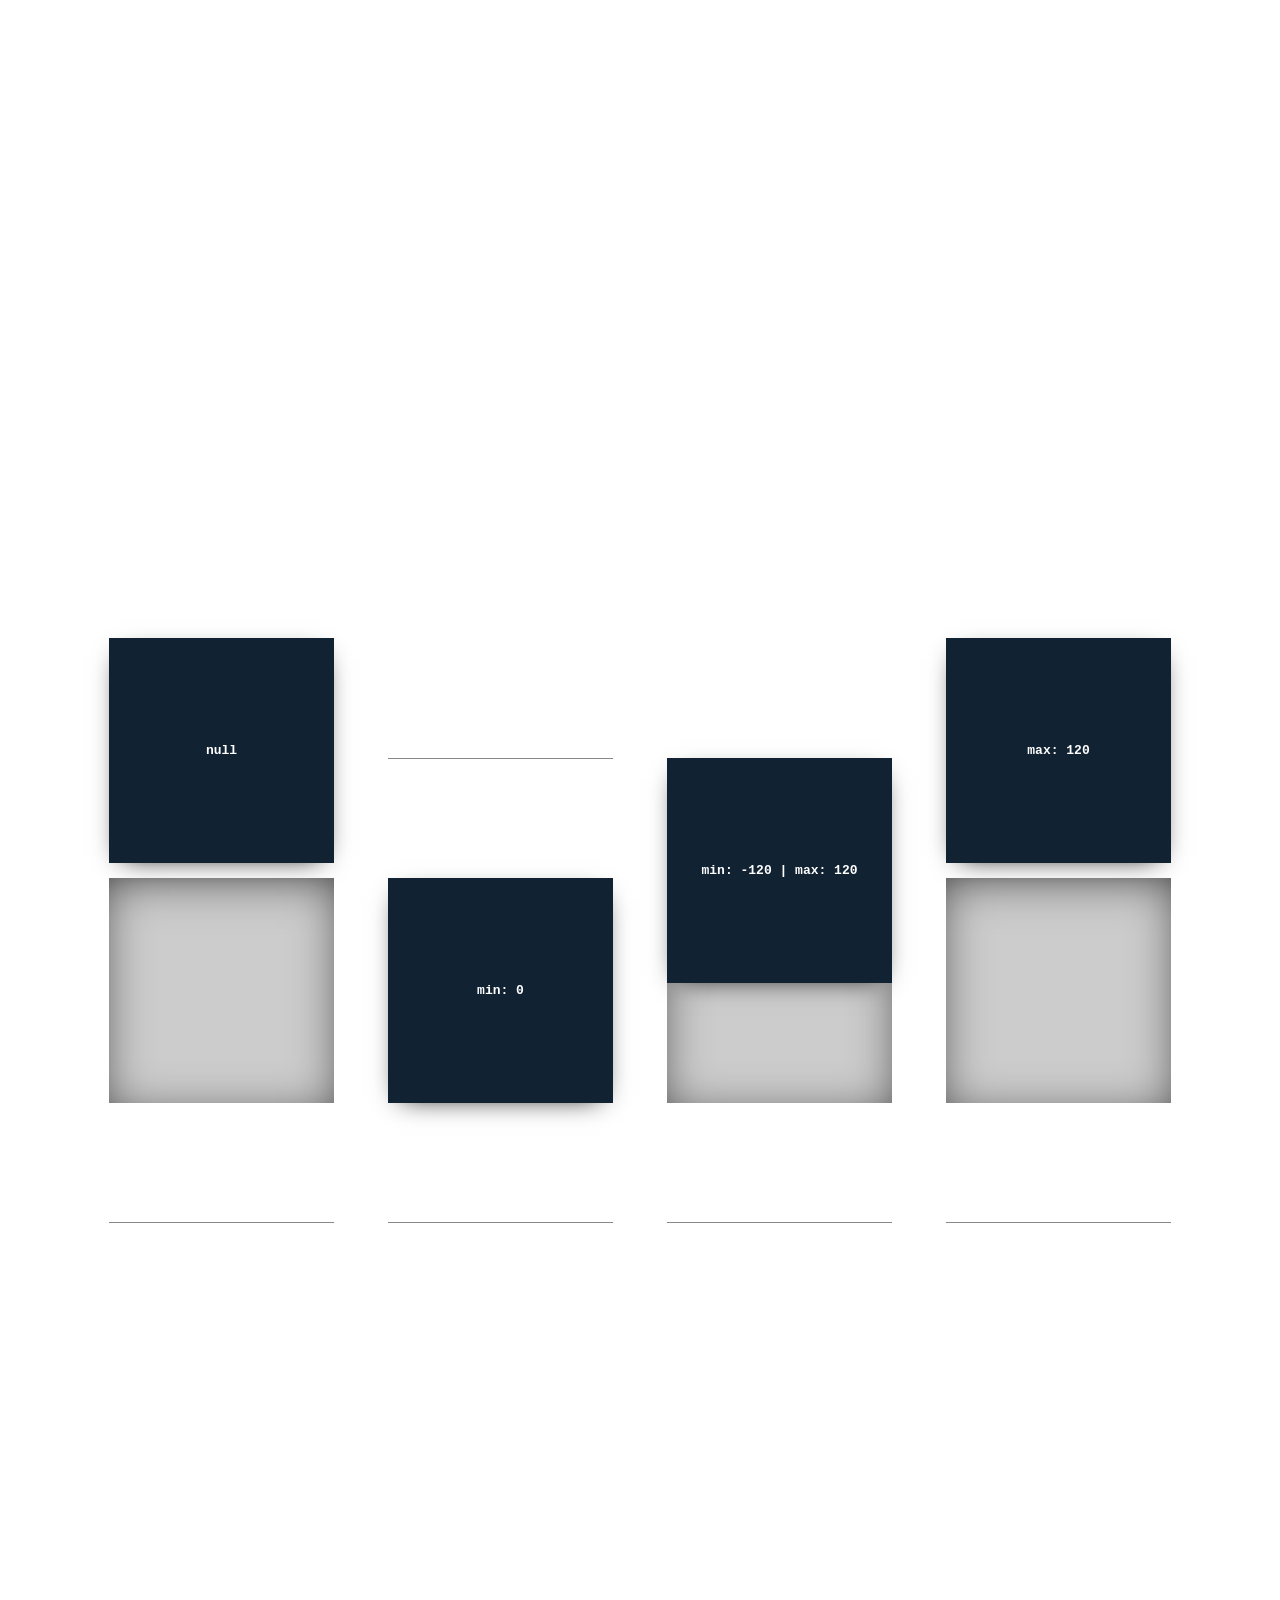
<file: vendor/rellax/tests/range.html>
<!DOCTYPE html>
<html lang="en">
<head>
	<meta charset="UTF-8">
	<meta name="viewport" content="width=device-width, initial-scale=1.0">
	<meta http-equiv="X-UA-Compatible" content="IE=edge">
	<title></title>

	<style>
		html, body {
			margin: 0; padding: 0;
			font-family: monospace;
			font-weight: bold;
		}

		.flex {
			display: flex;
			justify-content: center;
			align-items: center;
			height: 100vh; width: 100%;
			padding: 60vh 0;
		}

		.rellax-container {
			height: 25vmin; width: 25vmin;
			position: relative;
			background: #ccc;
			margin: 0 3vmin;
			box-shadow: inset 0 .5rem 4rem -1rem rgba(0,0,0,.8),
						0 -119px 0 #fff,
						0 -120px 0 #888,
						0 119px 0 #fff,
						0 120px 0 #888;
		}

		.rellax {
			background: #123;
			color: #fff;
			position: absolute;
			top: 0; left: 0;
			height: 100%; width: 100%;
			display: flex;
			justify-content: center;
			align-items: center;
			box-shadow: 0 .5rem 2rem -1rem rgba(0,0,0,1);
			will-change: transform;
		}
	</style>

</head>
<body>

	<div class="flex">
		<div class="rellax-container">
			<div class="rellax" data-rellax-speed="-5"> null </div>
		</div>
		<div class="rellax-container">
			<div class="rellax" data-rellax-speed="-5" data-rellax-min="0">min: 0</div>
		</div>
		<div class="rellax-container">
			<div class="rellax" data-rellax-speed="-5" data-rellax-min="-120" data-rellax-max="120">min: -120 | max: 120</div>
		</div>
		<div class="rellax-container">
			<div class="rellax" data-rellax-speed="-5" data-rellax-max="120">max: 120</div>
		</div>
	</div>

	<!-- Scripts -->
	<script src="../rellax.js"></script>
	<script>
		var rellax = new Rellax('.rellax', {center: true});
	</script>
</body>
</html>
</file>
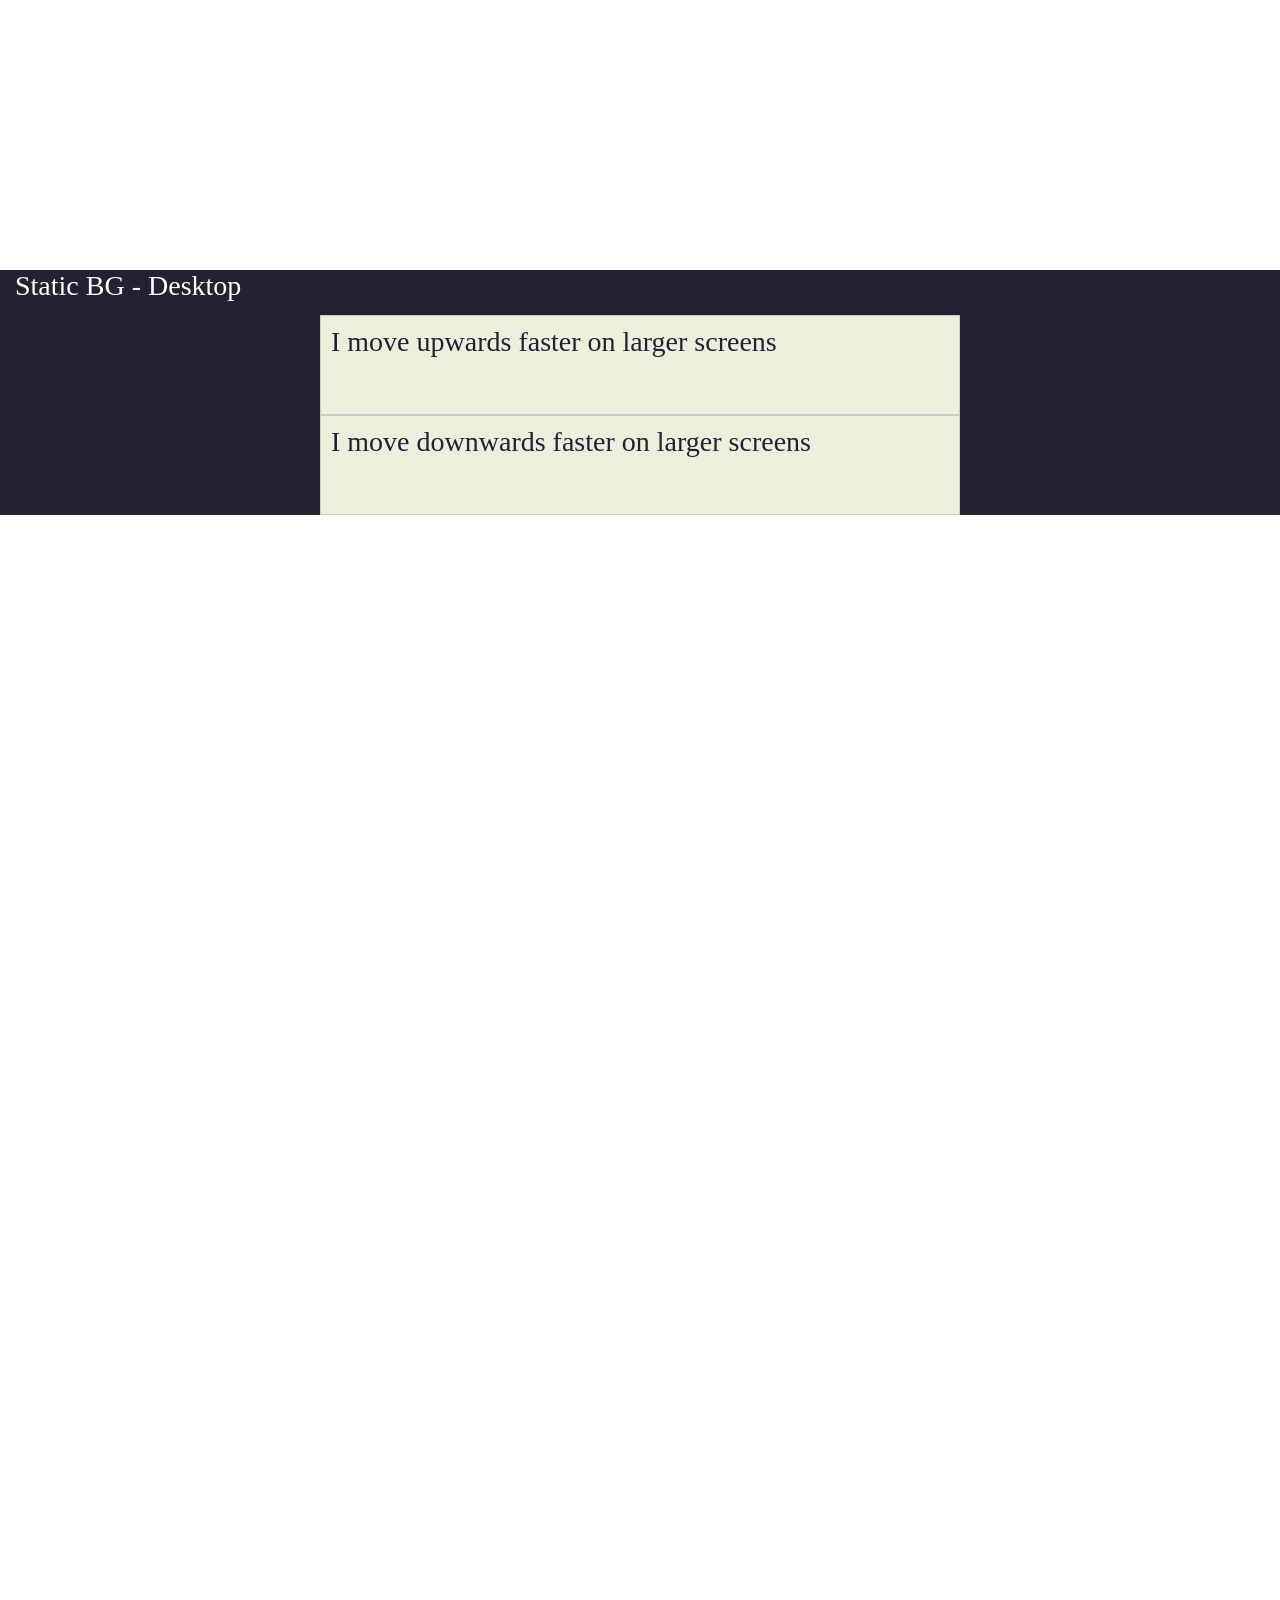
<file: vendor/rellax/tests/responsive-speeds.html>
<html lang="en">
  <head>
    <meta charset="UTF-8" />
    <meta name="viewport" content="width=device-width, initial-scale=1.0" />
    <meta http-equiv="X-UA-Compatible" content="IE=edge" />
    <title>Responsive Speeds</title>
    <style>
      html,
      body {
        color: #223;
        font-size: 21pt;
        margin: 0;
        padding: 0;
      }

      section {
        margin-top: 30vh;
        width: 100vw;
        height: 200vh;
        -webkit-box-flex: 1; /* OLD - iOS 6-, Safari 3.1-6 */
        -webkit-flex: 1; /* Safari 6.1+. iOS 7.1+, BB10 */
        -ms-flex: 1; /* IE 10 */
        flex: 1; /* NEW, Spec - Firefox, Chrome */
      }

      h4 {
        text-align: center;
      }

      .block {
        background: #223;
        position: relative;
        padding-top: 45px;
        width: 100%;
      }

      .block::before {
        content: "Static BG - Mobile";
        color: #fff;
        position: absolute;
        margin-left: 15px;
        top: 0;
      }

      @media screen and (min-width: 768px) {
        .block::before {
          content: "Static BG - Tablet";
        }
      }

      @media screen and (min-width: 1201px) {
        .block::before {
          content: "Static BG - Desktop";
        }
      }

      span {
        background: #eed;
        color: #223;
        text-align: left;
        padding: 10px;
        display: block;
        width: 50%;
        margin-left: 25%;
        min-height: 100px;
        box-sizing: border-box;
        border: 1px solid #ccc;
      }
    </style>
  </head>
  <body>
    <section>
      <div class="block">
        <span
          class="rellax"
          data-rellax-speed="-2"
          data-rellax-xs-speed="1"
          data-rellax-mobile-speed="3"
          data-rellax-tablet-speed="7"
          data-rellax-desktop-speed="10"
          >I move upwards faster on larger screens</span
        >
        <span
          class="rellax"
          data-rellax-speed="-2"
          data-rellax-xs-speed="-1"
          data-rellax-mobile-speed="-3"
          data-rellax-tablet-speed="-7"
          data-rellax-desktop-speed="-10"
          >I move downwards faster on larger screens</span
        >
      </div>
    </section>

    <!-- Scripts -->
    <script src="../rellax.js"></script>
    <script>
      var rellax = new Rellax(".rellax", {
        breakpoints: [200, 400, 600]
      });
    </script>
  </body>
</html>
</file>
<file: vendor/prismjs/themes/prism.css>
/**
 * prism.js default theme for JavaScript, CSS and HTML
 * Based on dabblet (http://dabblet.com)
 * @author Lea Verou
 */

code[class*="language-"],
pre[class*="language-"] {
	color: black;
	background: none;
	text-shadow: 0 1px white;
	font-family: Consolas, Monaco, 'Andale Mono', 'Ubuntu Mono', monospace;
	font-size: 1em;
	text-align: left;
	white-space: pre;
	word-spacing: normal;
	word-break: normal;
	word-wrap: normal;
	line-height: 1.5;

	-moz-tab-size: 4;
	-o-tab-size: 4;
	tab-size: 4;

	-webkit-hyphens: none;
	-moz-hyphens: none;
	-ms-hyphens: none;
	hyphens: none;
}

pre[class*="language-"]::-moz-selection, pre[class*="language-"] ::-moz-selection,
code[class*="language-"]::-moz-selection, code[class*="language-"] ::-moz-selection {
	text-shadow: none;
	background: #b3d4fc;
}

pre[class*="language-"]::selection, pre[class*="language-"] ::selection,
code[class*="language-"]::selection, code[class*="language-"] ::selection {
	text-shadow: none;
	background: #b3d4fc;
}

@media print {
	code[class*="language-"],
	pre[class*="language-"] {
		text-shadow: none;
	}
}

/* Code blocks */
pre[class*="language-"] {
	padding: 1em;
	margin: .5em 0;
	overflow: auto;
}

:not(pre) > code[class*="language-"],
pre[class*="language-"] {
	background: #f5f2f0;
}

/* Inline code */
:not(pre) > code[class*="language-"] {
	padding: .1em;
	border-radius: .3em;
	white-space: normal;
}

.token.comment,
.token.prolog,
.token.doctype,
.token.cdata {
	color: slategray;
}

.token.punctuation {
	color: #999;
}

.token.namespace {
	opacity: .7;
}

.token.property,
.token.tag,
.token.boolean,
.token.number,
.token.constant,
.token.symbol,
.token.deleted {
	color: #905;
}

.token.selector,
.token.attr-name,
.token.string,
.token.char,
.token.builtin,
.token.inserted {
	color: #690;
}

.token.operator,
.token.entity,
.token.url,
.language-css .token.string,
.style .token.string {
	color: #9a6e3a;
	/* This background color was intended by the author of this theme. */
	background: hsla(0, 0%, 100%, .5);
}

.token.atrule,
.token.attr-value,
.token.keyword {
	color: #07a;
}

.token.function,
.token.class-name {
	color: #DD4A68;
}

.token.regex,
.token.important,
.token.variable {
	color: #e90;
}

.token.important,
.token.bold {
	font-weight: bold;
}
.token.italic {
	font-style: italic;
}

.token.entity {
	cursor: help;
}
</file>
<file: vendor/prismjs/plugins/toolbar/prism-toolbar.css>
div.code-toolbar {
	position: relative;
}

div.code-toolbar > .toolbar {
	position: absolute;
	z-index: 10;
	top: .3em;
	right: .2em;
	transition: opacity 0.3s ease-in-out;
	opacity: 0;
}

div.code-toolbar:hover > .toolbar {
	opacity: 1;
}

/* Separate line b/c rules are thrown out if selector is invalid.
   IE11 and old Edge versions don't support :focus-within. */
div.code-toolbar:focus-within > .toolbar {
	opacity: 1;
}

div.code-toolbar > .toolbar > .toolbar-item {
	display: inline-block;
}

div.code-toolbar > .toolbar > .toolbar-item > a {
	cursor: pointer;
}

div.code-toolbar > .toolbar > .toolbar-item > button {
	background: none;
	border: 0;
	color: inherit;
	font: inherit;
	line-height: normal;
	overflow: visible;
	padding: 0;
	-webkit-user-select: none; /* for button */
	-moz-user-select: none;
	-ms-user-select: none;
}

div.code-toolbar > .toolbar > .toolbar-item > a,
div.code-toolbar > .toolbar > .toolbar-item > button,
div.code-toolbar > .toolbar > .toolbar-item > span {
	color: #bbb;
	font-size: .8em;
	padding: 0 .5em;
	background: #f5f2f0;
	background: rgba(224, 224, 224, 0.2);
	box-shadow: 0 2px 0 0 rgba(0,0,0,0.2);
	border-radius: .5em;
}

div.code-toolbar > .toolbar > .toolbar-item > a:hover,
div.code-toolbar > .toolbar > .toolbar-item > a:focus,
div.code-toolbar > .toolbar > .toolbar-item > button:hover,
div.code-toolbar > .toolbar > .toolbar-item > button:focus,
div.code-toolbar > .toolbar > .toolbar-item > span:hover,
div.code-toolbar > .toolbar > .toolbar-item > span:focus {
	color: inherit;
	text-decoration: none;
}
</file>
<file: vendor/prismjs/plugins/line-numbers/prism-line-numbers.css>
pre[class*="language-"].line-numbers {
	position: relative;
	padding-left: 3.8em;
	counter-reset: linenumber;
}

pre[class*="language-"].line-numbers > code {
	position: relative;
	white-space: inherit;
}

.line-numbers .line-numbers-rows {
	position: absolute;
	pointer-events: none;
	top: 0;
	font-size: 100%;
	left: -3.8em;
	width: 3em; /* works for line-numbers below 1000 lines */
	letter-spacing: -1px;
	border-right: 1px solid #999;

	-webkit-user-select: none;
	-moz-user-select: none;
	-ms-user-select: none;
	user-select: none;

}

	.line-numbers-rows > span {
		display: block;
		counter-increment: linenumber;
	}

		.line-numbers-rows > span:before {
			content: counter(linenumber);
			color: #999;
			display: block;
			padding-right: 0.8em;
			text-align: right;
		}
</file>
<file: vendor/rellax/css/main.css>
html, body {
  margin: 0;
  padding: 0;
  font-family: 'Source Sans Pro', sans-serif;
  text-rendering: optimizeLegibility;
  color: #222;
  overflow-x: hidden;
}
h4 {
  font-size: 22px;
  margin-bottom: 28px;
}
p {
  font-size: 22px;
}
a,
a:hover,
a:active,
a:visited {
  text-decoration: none;
  color: #5000F1;
}

header h2 {
  font-size: 15px;
  font-weight: 900;
  letter-spacing: 0.15em;
  margin-top: 70px;
}
header a h2 {
  color: #222;
}
header a h2 span {
  transition: all 400ms cubic-bezier(0.68, -0.1, 0.265, 1.55);
}
header a:hover h2 span {
  color: #fff;
  margin-left: 10px;
}
header .white-block {
  margin-top: 20px;
  width: 46px;
  height: 6px;
  background: #fff;
}

header .title {
  margin-top: 80px;
}
header h1 {
  font-size: 96px;
  font-weight: 900;
  letter-spacing: 0.12em;
  margin: 0;
  margin-left: -6px;
}
header h1 span {
  display: inline-block;
  font-size: 20px;
  margin-top: 18px;
  vertical-align: top;
  letter-spacing: 0;
}
header .title a {
  display: inline-block;
  margin-top: 6px;
  margin-right: -70px;
  background: #222;
  padding: 26px 80px;
  color: #fff;
  border-radius: 12px;
  font-size: 26px;
  letter-spacing: 0.2em;
  transition: all 300ms cubic-bezier(0.68, -0.1, 0.265, 1.55);
}
header .title a:hover {
  margin-top: 12px;
  margin-right: -80px;
  padding: 20px 90px;
}
header h3 {
  font-size: 21px;
}


/*----------------------------------
  Background Grid
------------------------------------*/


.grid {
  position: fixed;
  width: 100%;
}
.grid-line {
  height: 100vh;
  border-left: 1px solid #ccc;
}




.fixed-top {
  position: absolute;
  width: 600px;
  height: 600px;
  background: #00F1C9;
  border-radius: 12px;
  z-index: -1;
  margin-top: -220px;
  margin-left: 100px;
}


/*----------------------------------
  Main
------------------------------------*/

main,
.main {
  overflow: hidden;
}

.section {
  position: relative;
}
section.san-francisco {
  margin-top: 100px;
}


.absolute {
  position: absolute;
  width: 100%;
  height: auto;
  margin-top: 100px;
}
.absolute.above {
  z-index: 2;
}
.absolute h2 {
  font-size: 140px;
  font-weight: 900;
  letter-spacing: -0.04em;
  color: #F0F0F0;
  z-index: -1;
}
.lg-green {
  width: 160px;
  height: 160px;
  background: #00F1C9;
  border-radius: 12px;
  margin-left: -80px;
  margin-top: 200px;
}
.sm-green {
  width: 60px;
  height: 60px;
  background: #00F1C9;
  border-radius: 12px;
  margin-left: -30px;
  margin-top: 400px;
}
.sm-purple {
  width: 60px;
  height: 60px;
  background: #5000F1;
  border-radius: 12px;
  margin-left: -30px;
  margin-top: 400px;
}
.xs-green {
  width: 60px;
  height: 60px;
  background: #00F1C9;
  border-radius: 12px;
  margin-left: -30px;
  margin-top: 400px;
}
.md-green {
  width: 120px;
  height: 120px;
  background: #00F1C9;
  border-radius: 12px;
  margin-left: -60px;
  margin-top: 10px;
}
.lg-purple {
  width: 80px;
  height: 80px;
  background: #5000F1;
  border-radius: 12px;
  margin-left: 57px;
  margin-top: 60px;
}





.date {
  margin-top: 400px;
  font-size: 48px;
  font-weight: 600;
  color: #5000F1;
}
.temp {
  margin-top: 200px;
  font-size: 280px;
  font-weight: 900;
  letter-spacing: -0.07em;
  color: #5000F1;
}







.text-editor {
  background: #222;
  padding: 60px 50px;
  border-radius: 12px;
  margin-left: 15px;
}
code {
  text-align: left;
  padding: 0;
  font-size: 22px;
  background: none;
  border-radius: 0;
  color: #00F1C9;
}



.md-facebook {
  width: 60px;
  height: 60px;
  background: #5000F1;
  border-radius: 12px;
  margin-left: 68px;
  margin-top: 600px;
}
.md-twitter {
  width: 120px;
  height: 120px;
  background: #00F1C9;
  border-radius: 12px;
  margin-left: -60px;
  margin-top: 60px;
}
.md-dixonandmoe {
  width: 120px;
  height: 120px;
  background: #5000F1;
  border-radius: 12px;
  margin-left: -60px;
  margin-top: 760px;
}
.bt-green {
  width: 60px;
  height: 60px;
  background: #00F1C9;
  border-radius: 12px;
  margin-left: -30px;
  margin-top: 700px;
}
.bt-purple {
  width: 80px;
  height: 80px;
  background: #5000F1;
  border-radius: 12px;
  margin-left: 57px;
  margin-top: 600px;
}

.share {
  position: relative;
  top: -240px;
}
.share a {
  font-size: 34px;
}
.share a span {
  transition: all 400ms cubic-bezier(0.68, -0.1, 0.265, 1.55);
}
.share a:hover span {
  margin-left: 10px;
}

a.dam,
a.dam:hover,
a.dam:active,
a.dam:visited {
  color: #222;
}

span.purple {
  color: #5000F1;
}
span.green {
  color: #A0F100;
}
span.white {
  color: #fff;
}


@-webkit-keyframes fuzz /* Safari and Chrome */ {
  0% {
    opacity: 0;
  }
  40% {
    opacity: 0;
  }
  100% {
    /*-webkit-transform: scaleY(1);*/
    opacity: 1;
  }
}

@-webkit-keyframes fuzz2 /* Safari and Chrome */ {
  0% {
    opacity: 0;
  }
  48% {
    opacity: 0;
  }
  100% {
    opacity: 1;
  }
}

@-webkit-keyframes fuzz3 /* Safari and Chrome */ {
  0% {
    opacity: 0;
  }
  54% {
    opacity: 0;
  }
  100% {
    opacity: 1;
  }
}





@-webkit-keyframes stretch /* Safari and Chrome */ {
  0% {
    -webkit-transform: scaleX(0);
    opacity: 0;
  }
  50% {
    -webkit-transform: scaleX(0);
    opacity: 1;
  }
  60% {
    -webkit-transform: scaleX(0);
  }
  100% {
    -webkit-transform: scaleX(1);
  }
}

@-webkit-keyframes fadeInUp {
  0% {
    opacity: 0;
    -webkit-transform: translate3d(0, 20px, 0);
  }
  30% {
    opacity: 0;
  }

  100% {
    opacity: 1;
  }
}







/*----------------------------------
  Medium devices: iPad vertical
------------------------------------*/

@media (max-width: 991px) {


}



/*----------------------------------
  Small devices: iPhone 6+ and below
------------------------------------*/

@media (max-width: 767px) {


}


/*----------------------------------
  iPhone 6 & 6+ specific text bump
------------------------------------*/

@media (max-width: 991px) and (max-height: 736px) and (min-height: 481px) {


}
</file>
<file: vendor/simplebar/dist/simplebar.min.css>
[data-simplebar]{position:relative;flex-direction:column;flex-wrap:wrap;justify-content:flex-start;align-content:flex-start;align-items:flex-start}.simplebar-wrapper{overflow:hidden;width:inherit;height:inherit;max-width:inherit;max-height:inherit}.simplebar-mask{direction:inherit;position:absolute;overflow:hidden;padding:0;margin:0;left:0;top:0;bottom:0;right:0;width:auto!important;height:auto!important;z-index:0}.simplebar-offset{direction:inherit!important;box-sizing:inherit!important;resize:none!important;position:absolute;top:0;left:0;bottom:0;right:0;padding:0;margin:0;-webkit-overflow-scrolling:touch}.simplebar-content-wrapper{direction:inherit;box-sizing:border-box!important;position:relative;display:block;height:100%;width:auto;max-width:100%;max-height:100%;scrollbar-width:none;-ms-overflow-style:none}.simplebar-content-wrapper::-webkit-scrollbar,.simplebar-hide-scrollbar::-webkit-scrollbar{display:none;width:0;height:0}.simplebar-content:after,.simplebar-content:before{content:' ';display:table}.simplebar-placeholder{max-height:100%;max-width:100%;width:100%;pointer-events:none}.simplebar-height-auto-observer-wrapper{box-sizing:inherit!important;height:100%;width:100%;max-width:1px;position:relative;float:left;max-height:1px;overflow:hidden;z-index:-1;padding:0;margin:0;pointer-events:none;flex-grow:inherit;flex-shrink:0;flex-basis:0}.simplebar-height-auto-observer{box-sizing:inherit;display:block;opacity:0;position:absolute;top:0;left:0;height:1000%;width:1000%;min-height:1px;min-width:1px;overflow:hidden;pointer-events:none;z-index:-1}.simplebar-track{z-index:1;position:absolute;right:0;bottom:0;pointer-events:none;overflow:hidden}[data-simplebar].simplebar-dragging .simplebar-content{pointer-events:none;user-select:none;-webkit-user-select:none}[data-simplebar].simplebar-dragging .simplebar-track{pointer-events:all}.simplebar-scrollbar{position:absolute;left:0;right:0;min-height:10px}.simplebar-scrollbar:before{position:absolute;content:'';background:#000;border-radius:7px;left:2px;right:2px;opacity:0;transition:opacity .2s linear}.simplebar-scrollbar.simplebar-visible:before{opacity:.5;transition:opacity 0s linear}.simplebar-track.simplebar-vertical{top:0;width:11px}.simplebar-track.simplebar-vertical .simplebar-scrollbar:before{top:2px;bottom:2px}.simplebar-track.simplebar-horizontal{left:0;height:11px}.simplebar-track.simplebar-horizontal .simplebar-scrollbar:before{height:100%;left:2px;right:2px}.simplebar-track.simplebar-horizontal .simplebar-scrollbar{right:auto;left:0;top:2px;height:7px;min-height:0;min-width:10px;width:auto}[data-simplebar-direction=rtl] .simplebar-track.simplebar-vertical{right:auto;left:0}.hs-dummy-scrollbar-size{direction:rtl;position:fixed;opacity:0;visibility:hidden;height:500px;width:500px;overflow-y:hidden;overflow-x:scroll}.simplebar-hide-scrollbar{position:fixed;left:0;visibility:hidden;overflow-y:scroll;scrollbar-width:none;-ms-overflow-style:none}
</file>
<file: css/theme.css>
@charset "UTF-8";
/*
 * Finder | Directory & Listings Bootstrap Template
 * Copyright 2022 Createx Studio
 * Theme styles
 */
 @font-face {
  font-family: 'Random';
  src: url('/fonts/font.woff2') format('woff2');
  font-weight: 400; /* Regular weight */
  font-style: normal;
}

@font-face {
  font-family: 'Random';
  src: url('/fonts/font.woff2') format('woff2');
  font-weight: 600; /* Bold weight */
  font-style: normal;
}

.opacity-transition {
  transition: opacity 0.25s ease-in-out;
}
.opacity-transition:hover {
  opacity: 1 !important;
}

.hover-img-scale img {
  will-change: transform;
  transition: transform 0.3s ease-in-out;
  transform: none;
}
.hover-img-scale:hover img {
  transform: translateY(-0.25rem) scale(1.01);
}

/*!
 * Bootstrap  v5.2.3 (https://getbootstrap.com/)
 * Copyright 2011-2022 The Bootstrap Authors
 * Copyright 2011-2022 Twitter, Inc.
 * Licensed under MIT (https://github.com/twbs/bootstrap/blob/main/LICENSE)
 */
:root {
  --fi-blue: #0d6efd;
  --fi-indigo: #6610f2;
  --fi-purple: #6f42c1;
  --fi-pink: #d63384;
  --fi-red: #dc3545;
  --fi-orange: #fd7e14;
  --fi-yellow: #ffc107;
  --fi-green: #198754;
  --fi-teal: #20c997;
  --fi-cyan: #0dcaf0;
  --fi-black: #000;
  --fi-white: #fff;
  --fi-gray: #9691a4;
  --fi-gray-dark: #454056;
  --fi-gray-100: #f9f8fa;
  --fi-gray-200: #f5f4f8;
  --fi-gray-300: #efecf3;
  --fi-gray-400: #d5d2dc;
  --fi-gray-500: #bbb7c5;
  --fi-gray-600: #9691a4;
  --fi-gray-700: #666276;
  --fi-gray-800: #454056;
  --fi-gray-900: #1f1b2d;
  --fi-primary: #2563EB;
  --fi-accent: #5d3cf2;
  --fi-secondary: #f5f4f8;
  --fi-success: #07c98b;
  --fi-info: #3c76f2;
  --fi-warning: #fdbc31;
  --fi-danger: #f23c49;
  --fi-light: #fff;
  --fi-dark: #1f1b2d;
  --fi-primary-rgb: 37, 99, 235;
  --fi-accent-rgb: 93, 60, 242;
  --fi-secondary-rgb: 245, 244, 248;
  --fi-success-rgb: 7, 201, 139;
  --fi-info-rgb: 60, 118, 242;
  --fi-warning-rgb: 253, 188, 49;
  --fi-danger-rgb: 242, 60, 73;
  --fi-light-rgb: 255, 255, 255;
  --fi-dark-rgb: 31, 27, 45;
  --fi-white-rgb: 255, 255, 255;
  --fi-black-rgb: 0, 0, 0;
  --fi-body-color-rgb: 102, 98, 118;
  --fi-body-bg-rgb: 255, 255, 255;
  --fi-font-sans-serif: "Random", sans-serif;
  --fi-font-monospace: SFMono-Regular, Menlo, Monaco, Consolas, "Liberation Mono", "Courier New", monospace;
  --fi-gradient: linear-gradient(26.21deg, #5d3cf2 0%, #2563EB 108.88%);
  --fi-body-font-family: var(--fi-font-sans-serif);
  --fi-body-font-size: 1rem;
  --fi-body-font-weight: 400;
  --fi-body-line-height: 1.5;
  --fi-body-color: #666276;
  --fi-body-bg: #fff;
  --fi-border-width: 1px;
  --fi-border-style: solid;
  --fi-border-color: #efecf3;
  --fi-border-color-translucent: rgba(0, 0, 0, 0.175);
  --fi-border-radius: 0.5rem;
  --fi-border-radius-sm: 0.375rem;
  --fi-border-radius-lg: 0.75rem;
  --fi-border-radius-xl: 1.875rem;
  --fi-border-radius-2xl: 2rem;
  --fi-border-radius-pill: 50rem;
  --fi-link-color: #2563EB;
  --fi-link-hover-color: #fd3509;
  --fi-code-color: #e3116c;
  --fi-highlight-bg: #fff3cd;
}

*,
*::before,
*::after {
  box-sizing: border-box;
}

body {
  margin: 0;
  font-family: var(--fi-body-font-family);
  font-size: var(--fi-body-font-size);
  font-weight: var(--fi-body-font-weight);
  line-height: var(--fi-body-line-height);
  color: var(--fi-body-color);
  text-align: var(--fi-body-text-align);
  background-color: var(--fi-body-bg);
  -webkit-text-size-adjust: 100%;
  -webkit-tap-highlight-color: rgba(0, 0, 0, 0);
  width: 100%;
  overflow-x: hidden;
  box-sizing: border-box;
}

hr {
  margin: 0 0;
  color: #efecf3;
  border: 0;
  border-top: 1px solid;
  opacity: 1;
}

h6, .h6, h5, .h5, h4, .h4, h3, .h3, h2, .h2, h1, .h1 {
  margin-top: 0;
  margin-bottom: 1rem;
  font-weight: 700;
  line-height: 1.2;
  color: #1f1b2d;
}

h1, .h1 {
  font-size: calc(1.375rem + 1.5vw);
}
@media (min-width: 1200px) {
  h1, .h1 {
    font-size: 2.5rem;
  }
}

h2, .h2 {
  font-size: calc(1.325rem + 0.9vw);
}
@media (min-width: 1200px) {
  h2, .h2 {
    font-size: 2rem;
  }
}

h3, .h3 {
  font-size: calc(1.3rem + 0.6vw);
}
@media (min-width: 1200px) {
  h3, .h3 {
    font-size: 1.75rem;
  }
}

h4, .h4 {
  font-size: calc(1.275rem + 0.3vw);
}
@media (min-width: 1200px) {
  h4, .h4 {
    font-size: 1.5rem;
  }
}

h5, .h5 {
  font-size: 1.25rem;
}

h6, .h6 {
  font-size: 1.125rem;
}

p {
  margin-top: 0;
  margin-bottom: 1.25rem;
}

abbr[title] {
  -webkit-text-decoration: underline dotted;
  text-decoration: underline dotted;
  cursor: help;
  -webkit-text-decoration-skip-ink: none;
  text-decoration-skip-ink: none;
}

address {
  margin-bottom: 1rem;
  font-style: normal;
  line-height: inherit;
}

ol,
ul {
  padding-left: 2rem;
}

ol,
ul,
dl {
  margin-top: 0;
  margin-bottom: 1rem;
}

ol ol,
ul ul,
ol ul,
ul ol {
  margin-bottom: 0;
}

dt {
  font-weight: 700;
}

dd {
  margin-bottom: 0.5rem;
  margin-left: 0;
}

blockquote {
  margin: 0 0 1rem;
}

b,
strong {
  font-weight: bolder;
}

small, .small {
  font-size: 0.875em;
}

mark, .mark {
  padding: 0.1875em;
  background-color: var(--fi-highlight-bg);
}

sub,
sup {
  position: relative;
  font-size: 0.75em;
  line-height: 0;
  vertical-align: baseline;
}

sub {
  bottom: -0.25em;
}

sup {
  top: -0.5em;
}

a {
  color: var(--fi-link-color);
  text-decoration: underline;
}
a:hover {
  color: var(--fi-link-hover-color);
  text-decoration: none;
}

a:not([href]):not([class]), a:not([href]):not([class]):hover {
  color: inherit;
  text-decoration: none;
}

pre,
code,
kbd,
samp {
  font-family: var(--fi-font-monospace);
  font-size: 1em;
}

pre {
  display: block;
  margin-top: 0;
  margin-bottom: 1rem;
  overflow: auto;
  font-size: 0.875em;
  color: #fff;
}
pre code {
  font-size: inherit;
  color: inherit;
  word-break: normal;
}

code {
  font-size: 0.875em;
  color: var(--fi-code-color);
  word-wrap: break-word;
}
a > code {
  color: inherit;
}

kbd {
  padding: 0.1875rem 0.375rem;
  font-size: 0.875em;
  color: var(--fi-body-bg);
  background-color: var(--fi-body-color);
  border-radius: 0.375rem;
}
kbd kbd {
  padding: 0;
  font-size: 1em;
}

figure {
  margin: 0 0 1rem;
}

img,
svg {
  vertical-align: middle;
}

table {
  caption-side: bottom;
  border-collapse: collapse;
}

caption {
  padding-top: 0.75rem;
  padding-bottom: 0.75rem;
  color: #9691a4;
  text-align: left;
}

th {
  font-weight: 700;
  text-align: inherit;
  text-align: -webkit-match-parent;
}

thead,
tbody,
tfoot,
tr,
td,
th {
  border-color: inherit;
  border-style: solid;
  border-width: 0;
}

label {
  display: inline-block;
}

button {
  border-radius: 0;
}

button:focus:not(:focus-visible) {
  outline: 0;
}

input,
button,
select,
optgroup,
textarea {
  margin: 0;
  font-family: inherit;
  font-size: inherit;
  line-height: inherit;
}

button,
select {
  text-transform: none;
}

[role=button] {
  cursor: pointer;
}

select {
  word-wrap: normal;
}
select:disabled {
  opacity: 1;
}

[list]:not([type=date]):not([type=datetime-local]):not([type=month]):not([type=week]):not([type=time])::-webkit-calendar-picker-indicator {
  display: none !important;
}

button,
[type=button],
[type=reset],
[type=submit] {
  -webkit-appearance: button;
}
button:not(:disabled),
[type=button]:not(:disabled),
[type=reset]:not(:disabled),
[type=submit]:not(:disabled) {
  cursor: pointer;
}

::-moz-focus-inner {
  padding: 0;
  border-style: none;
}

textarea {
  resize: vertical;
}

fieldset {
  min-width: 0;
  padding: 0;
  margin: 0;
  border: 0;
}

legend {
  float: left;
  width: 100%;
  padding: 0;
  margin-bottom: 0.5rem;
  font-size: calc(1.275rem + 0.3vw);
  line-height: inherit;
}
@media (min-width: 1200px) {
  legend {
    font-size: 1.5rem;
  }
}
legend + * {
  clear: left;
}

::-webkit-datetime-edit-fields-wrapper,
::-webkit-datetime-edit-text,
::-webkit-datetime-edit-minute,
::-webkit-datetime-edit-hour-field,
::-webkit-datetime-edit-day-field,
::-webkit-datetime-edit-month-field,
::-webkit-datetime-edit-year-field {
  padding: 0;
}

::-webkit-inner-spin-button {
  height: auto;
}

[type=search] {
  outline-offset: -2px;
  -webkit-appearance: textfield;
}

/* rtl:raw:
[type="tel"],
[type="url"],
[type="email"],
[type="number"] {
  direction: ltr;
}
*/
::-webkit-search-decoration {
  -webkit-appearance: none;
}

::-webkit-color-swatch-wrapper {
  padding: 0;
}

::-webkit-file-upload-button {
  font: inherit;
  -webkit-appearance: button;
}

::file-selector-button {
  font: inherit;
  -webkit-appearance: button;
}

::file-selector-button {
  font: inherit;
  -webkit-appearance: button;
}

output {
  display: inline-block;
}

iframe {
  border: 0;
}

summary {
  display: list-item;
  cursor: pointer;
}

progress {
  vertical-align: baseline;
}

[hidden] {
  display: none !important;
}

.lead {
  font-size: 1.25rem;
  font-weight: normal;
}

.display-1 {
  font-size: calc(1.625rem + 4.5vw);
  font-weight: 700;
  line-height: 1.2;
}
@media (min-width: 1200px) {
  .display-1 {
    font-size: 5rem;
  }
}

.display-2 {
  font-size: calc(1.575rem + 3.9vw);
  font-weight: 700;
  line-height: 1.2;
}
@media (min-width: 1200px) {
  .display-2 {
    font-size: 4.5rem;
  }
}

.display-3 {
  font-size: calc(1.525rem + 3.3vw);
  font-weight: 700;
  line-height: 1.2;
}
@media (min-width: 1200px) {
  .display-3 {
    font-size: 4rem;
  }
}

.display-4 {
  font-size: calc(1.475rem + 2.7vw);
  font-weight: 700;
  line-height: 1.2;
}
@media (min-width: 1200px) {
  .display-4 {
    font-size: 3.5rem;
  }
}

.display-5 {
  font-size: calc(1.425rem + 2.1vw);
  font-weight: 700;
  line-height: 1.2;
}
@media (min-width: 1200px) {
  .display-5 {
    font-size: 3rem;
  }
}

.display-6 {
  font-size: calc(1.3875rem + 1.65vw);
  font-weight: 700;
  line-height: 1.2;
}
@media (min-width: 1200px) {
  .display-6 {
    font-size: 2.625rem;
  }
}

.list-unstyled {
  padding-left: 0;
  list-style: none;
}

.list-inline {
  padding-left: 0;
  list-style: none;
}

.list-inline-item {
  display: inline-block;
}
.list-inline-item:not(:last-child) {
  margin-right: 0.5rem;
}

.initialism {
  font-size: 0.875em;
  text-transform: uppercase;
}

.blockquote {
  margin-bottom: 1.25rem;
  font-size: 1.125rem;
}
.blockquote > :last-child {
  margin-bottom: 0;
}

.blockquote-footer {
  margin-top: -1.25rem;
  margin-bottom: 1.25rem;
  font-size: 1rem;
  color: #1f1b2d;
}
.blockquote-footer::before {
  content: "— ";
}

.img-fluid {
  max-width: 100%;
  height: auto;
}

.img-thumbnail {
  padding: 0.375rem;
  background-color: #fff;
  border: 1px solid var(--fi-border-color);
  border-radius: 0.75rem;
  box-shadow: 0 0.125rem 0.125rem -0.125rem rgba(31, 27, 45, 0.08), 0 0.25rem 0.75rem rgba(31, 27, 45, 0.08);
  max-width: 100%;
  height: auto;
}

.figure {
  display: inline-block;
}

.figure-img {
  margin-bottom: 0.5rem;
  line-height: 1;
}

.figure-caption {
  font-size: 0.875em;
  color: #9691a4;
}

.container,
.container-fluid,
.container-xxl,
.container-xl,
.container-lg,
.container-md,
.container-sm {
  --fi-gutter-x: 1.5rem;
  --fi-gutter-y: 0;
  width: 100%;
  padding-right: calc(var(--fi-gutter-x) * 0.5);
  padding-left: calc(var(--fi-gutter-x) * 0.5);
  margin-right: auto;
  margin-left: auto;
}

@media (min-width: 500px) {
  .container-sm, .container {
    max-width: 100%;
  }
}
@media (min-width: 768px) {
  .container-md, .container-sm, .container {
    max-width: 100%;
  }
}
@media (min-width: 992px) {
  .container-lg, .container-md, .container-sm, .container {
    max-width: 100%;
  }
}
@media (min-width: 1200px) {
  .container-xl, .container-lg, .container-md, .container-sm, .container {
    max-width: 100%;
  }
}
@media (min-width: 1400px) {
  .container-xxl, .container-xl, .container-lg, .container-md, .container-sm, .container {
    max-width: 1320px;
  }
}
.row {
  justify-content: center;
  --fi-gutter-x: 1.5rem;
  --fi-gutter-y: 0;
  display: flex;
  flex-wrap:nowrap;
  margin-top: calc(-1 * var(--fi-gutter-y));
  margin-right: calc(-0.5 * var(--fi-gutter-x));
  margin-left: calc(-0.5 * var(--fi-gutter-x));
  align-items: center;
  column-gap: 1rem;
}
.row > * {
  
  width: 100%;
  max-width: 100%;
  padding-right: calc(var(--fi-gutter-x) * 0.5);
  padding-left: calc(var(--fi-gutter-x) * 0.5);
  margin-top: var(--fi-gutter-y);
  flex: 0 0 auto;
}

.col {
  flex: 0 0 auto;
  max-width: 50%;
  padding: 0.5rem;
  /* flex: 1 0 0%; */
}

.row-cols-auto > * {
  flex: 0 0 auto;
  width: auto;
}

.row-cols-1 > * {
  flex: 0 0 auto;
  width: 100%;
}

.row-cols-2 > * {
  flex: 0 0 auto;
  width: 50%;
}

.row-cols-3 > * {
  flex: 0 0 auto;
  width: 33.3333333333%;
}

.row-cols-4 > * {
  flex: 0 0 auto;
  width: 25%;
}

.row-cols-5 > * {
  flex: 0 0 auto;
  width: 20%;
}

.row-cols-6 > * {
  flex: 0 0 auto;
  width: 16.6666666667%;
}

.col-auto {
  flex: 0 0 auto;
  width: auto;
}

.col-1 {
  flex: 0 0 auto;
  width: 8.33333333%;
}

.col-2 {
  flex: 0 0 auto;
  width: 16.66666667%;
}

.col-3 {
  flex: 0 0 auto;
  width: 25%;
}

.col-4 {
  flex: 0 0 auto;
  width: 33.33333333%;
}

.col-5 {
  flex: 0 0 auto;
  width: 41.66666667%;
}

.col-6 {
  flex: 0 0 auto;
  width: 50%;
}

.col-7 {
  flex: 0 0 auto;
  width: 58.33333333%;
}

.col-8 {
  flex: 0 0 auto;
  width: 66.66666667%;
}

.col-9 {
  flex: 0 0 auto;
  width: 75%;
}

.col-10 {
  flex: 0 0 auto;
  width: 83.33333333%;
}

.col-11 {
  flex: 0 0 auto;
  width: 91.66666667%;
}

.col-12 {
  flex: 0 0 auto;
  width: 100%;
}

.offset-1 {
  margin-left: 8.33333333%;
}

.offset-2 {
  margin-left: 16.66666667%;
}

.offset-3 {
  margin-left: 25%;
}

.offset-4 {
  margin-left: 33.33333333%;
}

.offset-5 {
  margin-left: 41.66666667%;
}

.offset-6 {
  margin-left: 50%;
}

.offset-7 {
  margin-left: 58.33333333%;
}

.offset-8 {
  margin-left: 66.66666667%;
}

.offset-9 {
  margin-left: 75%;
}

.offset-10 {
  margin-left: 83.33333333%;
}

.offset-11 {
  margin-left: 91.66666667%;
}

.g-0,
.gx-0 {
  --fi-gutter-x: 0;
}

.g-0,
.gy-0 {
  --fi-gutter-y: 0;
}

.g-1,
.gx-1 {
  --fi-gutter-x: 0.25rem;
}

.g-1,
.gy-1 {
  --fi-gutter-y: 0.25rem;
}

.g-2,
.gx-2 {
  --fi-gutter-x: 0.5rem;
}

.g-2,
.gy-2 {
  --fi-gutter-y: 0.5rem;
}

.g-3,
.gx-3 {
  --fi-gutter-x: 1rem;
}

.g-3,
.gy-3 {
  --fi-gutter-y: 1rem;
}

.g-4,
.gx-4 {
  --fi-gutter-x: 1.5rem;
}

.g-4,
.gy-4 {
  --fi-gutter-y: 1.5rem;
}

.g-5,
.gx-5 {
  --fi-gutter-x: 3rem;
}

.g-5,
.gy-5 {
  --fi-gutter-y: 3rem;
}

@media (min-width: 500px) {
  .col-sm {
    flex: 1 0 0%;
  }
  .row-cols-sm-auto > * {
    flex: 0 0 auto;
    width: auto;
  }
  .row-cols-sm-1 > * {
    flex: 0 0 auto;
    width: 100%;
  }
  .row-cols-sm-2 > * {
    flex: 0 0 auto;
    width: 50%;
  }
  .row-cols-sm-3 > * {
    flex: 0 0 auto;
    width: 33.3333333333%;
  }
  .row-cols-sm-4 > * {
    flex: 0 0 auto;
    width: 25%;
  }
  .row-cols-sm-5 > * {
    flex: 0 0 auto;
    width: 20%;
  }
  .row-cols-sm-6 > * {
    flex: 0 0 auto;
    width: 16.6666666667%;
  }
  .col-sm-auto {
    flex: 0 0 auto;
    width: auto;
  }
  .col-sm-1 {
    flex: 0 0 auto;
    width: 8.33333333%;
  }
  .col-sm-2 {
    flex: 0 0 auto;
    width: 16.66666667%;
  }
  .col-sm-3 {
    flex: 0 0 auto;
    width: 25%;
  }
  .col-sm-4 {
    flex: 0 0 auto;
    width: 33.33333333%;
  }
  .col-sm-5 {
    flex: 0 0 auto;
    width: 41.66666667%;
  }
  .col-sm-6 {
    flex: 0 0 auto;
    width: 50%;
  }
  .col-sm-7 {
    flex: 0 0 auto;
    width: 58.33333333%;
  }
  .col-sm-8 {
    flex: 0 0 auto;
    width: 66.66666667%;
  }
  .col-sm-9 {
    flex: 0 0 auto;
    width: 75%;
  }
  .col-sm-10 {
    flex: 0 0 auto;
    width: 83.33333333%;
  }
  .col-sm-11 {
    flex: 0 0 auto;
    width: 91.66666667%;
  }
  .col-sm-12 {
    flex: 0 0 auto;
    width: 100%;
  }
  .offset-sm-0 {
    margin-left: 0;
  }
  .offset-sm-1 {
    margin-left: 8.33333333%;
  }
  .offset-sm-2 {
    margin-left: 16.66666667%;
  }
  .offset-sm-3 {
    margin-left: 25%;
  }
  .offset-sm-4 {
    margin-left: 33.33333333%;
  }
  .offset-sm-5 {
    margin-left: 41.66666667%;
  }
  .offset-sm-6 {
    margin-left: 50%;
  }
  .offset-sm-7 {
    margin-left: 58.33333333%;
  }
  .offset-sm-8 {
    margin-left: 66.66666667%;
  }
  .offset-sm-9 {
    margin-left: 75%;
  }
  .offset-sm-10 {
    margin-left: 83.33333333%;
  }
  .offset-sm-11 {
    margin-left: 91.66666667%;
  }
  .g-sm-0,
  .gx-sm-0 {
    --fi-gutter-x: 0;
  }
  .g-sm-0,
  .gy-sm-0 {
    --fi-gutter-y: 0;
  }
  .g-sm-1,
  .gx-sm-1 {
    --fi-gutter-x: 0.25rem;
  }
  .g-sm-1,
  .gy-sm-1 {
    --fi-gutter-y: 0.25rem;
  }
  .g-sm-2,
  .gx-sm-2 {
    --fi-gutter-x: 0.5rem;
  }
  .g-sm-2,
  .gy-sm-2 {
    --fi-gutter-y: 0.5rem;
  }
  .g-sm-3,
  .gx-sm-3 {
    --fi-gutter-x: 1rem;
  }
  .g-sm-3,
  .gy-sm-3 {
    --fi-gutter-y: 1rem;
  }
  .g-sm-4,
  .gx-sm-4 {
    --fi-gutter-x: 1.5rem;
  }
  .g-sm-4,
  .gy-sm-4 {
    --fi-gutter-y: 1.5rem;
  }
  .g-sm-5,
  .gx-sm-5 {
    --fi-gutter-x: 3rem;
  }
  .g-sm-5,
  .gy-sm-5 {
    --fi-gutter-y: 3rem;
  }
}
@media (min-width: 768px) {
  .col-md {
    flex: 1 0 0%;
  }
  .row-cols-md-auto > * {
    flex: 0 0 auto;
    width: auto;
  }
  .row-cols-md-1 > * {
    flex: 0 0 auto;
    width: 100%;
  }
  .row-cols-md-2 > * {
    flex: 0 0 auto;
    width: 50%;
  }
  .row-cols-md-3 > * {
    flex: 0 0 auto;
    width: 33.3333333333%;
  }
  .row-cols-md-4 > * {
    flex: 0 0 auto;
    width: 25%;
  }
  .row-cols-md-5 > * {
    flex: 0 0 auto;
    width: 20%;
  }
  .row-cols-md-6 > * {
    flex: 0 0 auto;
    width: 16.6666666667%;
  }
  .col-md-auto {
    flex: 0 0 auto;
    width: auto;
  }
  .col-md-1 {
    flex: 0 0 auto;
    width: 8.33333333%;
  }
  .col-md-2 {
    flex: 0 0 auto;
    width: 16.66666667%;
  }
  .col-md-3 {
    flex: 0 0 auto;
    width: 25%;
  }
  .col-md-4 {
    flex: 0 0 auto;
    width: 33.33333333%;
  }
  .col-md-5 {
    flex: 0 0 auto;
    width: 41.66666667%;
  }
  .col-md-6 {
    flex: 0 0 auto;
    width: 50%;
  }
  .col-md-7 {
    flex: 0 0 auto;
    width: 58.33333333%;
  }
  .col-md-8 {
    flex: 0 0 auto;
    width: 66.66666667%;
  }
  .col-md-9 {
    flex: 0 0 auto;
    width: 75%;
  }
  .col-md-10 {
    flex: 0 0 auto;
    width: 83.33333333%;
  }
  .col-md-11 {
    flex: 0 0 auto;
    width: 91.66666667%;
  }
  .col-md-12 {
    flex: 0 0 auto;
    width: 100%;
  }
  .offset-md-0 {
    margin-left: 0;
  }
  .offset-md-1 {
    margin-left: 8.33333333%;
  }
  .offset-md-2 {
    margin-left: 16.66666667%;
  }
  .offset-md-3 {
    margin-left: 25%;
  }
  .offset-md-4 {
    margin-left: 33.33333333%;
  }
  .offset-md-5 {
    margin-left: 41.66666667%;
  }
  .offset-md-6 {
    margin-left: 50%;
  }
  .offset-md-7 {
    margin-left: 58.33333333%;
  }
  .offset-md-8 {
    margin-left: 66.66666667%;
  }
  .offset-md-9 {
    margin-left: 75%;
  }
  .offset-md-10 {
    margin-left: 83.33333333%;
  }
  .offset-md-11 {
    margin-left: 91.66666667%;
  }
  .g-md-0,
  .gx-md-0 {
    --fi-gutter-x: 0;
  }
  .g-md-0,
  .gy-md-0 {
    --fi-gutter-y: 0;
  }
  .g-md-1,
  .gx-md-1 {
    --fi-gutter-x: 0.25rem;
  }
  .g-md-1,
  .gy-md-1 {
    --fi-gutter-y: 0.25rem;
  }
  .g-md-2,
  .gx-md-2 {
    --fi-gutter-x: 0.5rem;
  }
  .g-md-2,
  .gy-md-2 {
    --fi-gutter-y: 0.5rem;
  }
  .g-md-3,
  .gx-md-3 {
    --fi-gutter-x: 1rem;
  }
  .g-md-3,
  .gy-md-3 {
    --fi-gutter-y: 1rem;
  }
  .g-md-4,
  .gx-md-4 {
    --fi-gutter-x: 1.5rem;
  }
  .g-md-4,
  .gy-md-4 {
    --fi-gutter-y: 1.5rem;
  }
  .g-md-5,
  .gx-md-5 {
    --fi-gutter-x: 3rem;
  }
  .g-md-5,
  .gy-md-5 {
    --fi-gutter-y: 3rem;
  }
}
@media (min-width: 992px) {
  .col-lg {
    flex: 1 0 0%;
  }
  .row-cols-lg-auto > * {
    flex: 0 0 auto;
    width: auto;
  }
  .row-cols-lg-1 > * {
    flex: 0 0 auto;
    width: 100%;
  }
  .row-cols-lg-2 > * {
    flex: 0 0 auto;
    width: 50%;
  }
  .row-cols-lg-3 > * {
    flex: 0 0 auto;
    width: 33.3333333333%;
  }
  .row-cols-lg-4 > * {
    flex: 0 0 auto;
    width: 25%;
  }
  .row-cols-lg-5 > * {
    flex: 0 0 auto;
    width: 20%;
  }
  .row-cols-lg-6 > * {
    flex: 0 0 auto;
    width: 16.6666666667%;
  }
  .col-lg-auto {
    flex: 0 0 auto;
    width: auto;
  }
  .col-lg-1 {
    flex: 0 0 auto;
    width: 8.33333333%;
  }
  .col-lg-2 {
    flex: 0 0 auto;
    width: 16.66666667%;
  }
  .col-lg-3 {
    flex: 0 0 auto;
    width: 25%;
  }
  .col-lg-4 {
    flex: 0 0 auto;
    width: 33.33333333%;
  }
  .col-lg-5 {
    flex: 0 0 auto;
    width: 41.66666667%;
  }
  .col-lg-6 {
    flex: 0 0 auto;
    width: 50%;
  }
  .col-lg-7 {
    flex: 0 0 auto;
    width: 58.33333333%;
  }
  .col-lg-8 {
    flex: 0 0 auto;
    width: 66.66666667%;
  }
  .col-lg-9 {
    flex: 0 0 auto;
    width: 75%;
  }
  .col-lg-10 {
    flex: 0 0 auto;
    width: 83.33333333%;
  }
  .col-lg-11 {
    flex: 0 0 auto;
    width: 91.66666667%;
  }
  .col-lg-12 {
    flex: 0 0 auto;
    width: 100%;
  }
  .offset-lg-0 {
    margin-left: 0;
  }
  .offset-lg-1 {
    margin-left: 8.33333333%;
  }
  .offset-lg-2 {
    margin-left: 16.66666667%;
  }
  .offset-lg-3 {
    margin-left: 25%;
  }
  .offset-lg-4 {
    margin-left: 33.33333333%;
  }
  .offset-lg-5 {
    margin-left: 41.66666667%;
  }
  .offset-lg-6 {
    margin-left: 50%;
  }
  .offset-lg-7 {
    margin-left: 58.33333333%;
  }
  .offset-lg-8 {
    margin-left: 66.66666667%;
  }
  .offset-lg-9 {
    margin-left: 75%;
  }
  .offset-lg-10 {
    margin-left: 83.33333333%;
  }
  .offset-lg-11 {
    margin-left: 91.66666667%;
  }
  .g-lg-0,
  .gx-lg-0 {
    --fi-gutter-x: 0;
  }
  .g-lg-0,
  .gy-lg-0 {
    --fi-gutter-y: 0;
  }
  .g-lg-1,
  .gx-lg-1 {
    --fi-gutter-x: 0.25rem;
  }
  .g-lg-1,
  .gy-lg-1 {
    --fi-gutter-y: 0.25rem;
  }
  .g-lg-2,
  .gx-lg-2 {
    --fi-gutter-x: 0.5rem;
  }
  .g-lg-2,
  .gy-lg-2 {
    --fi-gutter-y: 0.5rem;
  }
  .g-lg-3,
  .gx-lg-3 {
    --fi-gutter-x: 1rem;
  }
  .g-lg-3,
  .gy-lg-3 {
    --fi-gutter-y: 1rem;
  }
  .g-lg-4,
  .gx-lg-4 {
    --fi-gutter-x: 1.5rem;
  }
  .g-lg-4,
  .gy-lg-4 {
    --fi-gutter-y: 1.5rem;
  }
  .g-lg-5,
  .gx-lg-5 {
    --fi-gutter-x: 3rem;
  }
  .g-lg-5,
  .gy-lg-5 {
    --fi-gutter-y: 3rem;
  }
}
@media (min-width: 1200px) {
  .col-xl {
    flex: 1 0 0%;
  }
  .row-cols-xl-auto > * {
    flex: 0 0 auto;
    width: auto;
  }
  .row-cols-xl-1 > * {
    flex: 0 0 auto;
    width: 100%;
  }
  .row-cols-xl-2 > * {
    flex: 0 0 auto;
    width: 50%;
  }
  .row-cols-xl-3 > * {
    flex: 0 0 auto;
    width: 33.3333333333%;
  }
  .row-cols-xl-4 > * {
    flex: 0 0 auto;
    width: 25%;
  }
  .row-cols-xl-5 > * {
    flex: 0 0 auto;
    width: 20%;
  }
  .row-cols-xl-6 > * {
    flex: 0 0 auto;
    width: 16.6666666667%;
  }
  .col-xl-auto {
    flex: 0 0 auto;
    width: auto;
  }
  .col-xl-1 {
    flex: 0 0 auto;
    width: 8.33333333%;
  }
  .col-xl-2 {
    flex: 0 0 auto;
    width: 16.66666667%;
  }
  .col-xl-3 {
    flex: 0 0 auto;
    width: 25%;
  }
  .col-xl-4 {
    flex: 0 0 auto;
    width: 33.33333333%;
  }
  .col-xl-5 {
    flex: 0 0 auto;
    width: 41.66666667%;
  }
  .col-xl-6 {
    flex: 0 0 auto;
    width: 50%;
  }
  .col-xl-7 {
    flex: 0 0 auto;
    width: 58.33333333%;
  }
  .col-xl-8 {
    flex: 0 0 auto;
    width: 66.66666667%;
  }
  .col-xl-9 {
    flex: 0 0 auto;
    width: 75%;
  }
  .col-xl-10 {
    flex: 0 0 auto;
    width: 83.33333333%;
  }
  .col-xl-11 {
    flex: 0 0 auto;
    width: 91.66666667%;
  }
  .col-xl-12 {
    flex: 0 0 auto;
    width: 100%;
  }
  .offset-xl-0 {
    margin-left: 0;
  }
  .offset-xl-1 {
    margin-left: 8.33333333%;
  }
  .offset-xl-2 {
    margin-left: 16.66666667%;
  }
  .offset-xl-3 {
    margin-left: 25%;
  }
  .offset-xl-4 {
    margin-left: 33.33333333%;
  }
  .offset-xl-5 {
    margin-left: 41.66666667%;
  }
  .offset-xl-6 {
    margin-left: 50%;
  }
  .offset-xl-7 {
    margin-left: 58.33333333%;
  }
  .offset-xl-8 {
    margin-left: 66.66666667%;
  }
  .offset-xl-9 {
    margin-left: 75%;
  }
  .offset-xl-10 {
    margin-left: 83.33333333%;
  }
  .offset-xl-11 {
    margin-left: 91.66666667%;
  }
  .g-xl-0,
  .gx-xl-0 {
    --fi-gutter-x: 0;
  }
  .g-xl-0,
  .gy-xl-0 {
    --fi-gutter-y: 0;
  }
  .g-xl-1,
  .gx-xl-1 {
    --fi-gutter-x: 0.25rem;
  }
  .g-xl-1,
  .gy-xl-1 {
    --fi-gutter-y: 0.25rem;
  }
  .g-xl-2,
  .gx-xl-2 {
    --fi-gutter-x: 0.5rem;
  }
  .g-xl-2,
  .gy-xl-2 {
    --fi-gutter-y: 0.5rem;
  }
  .g-xl-3,
  .gx-xl-3 {
    --fi-gutter-x: 1rem;
  }
  .g-xl-3,
  .gy-xl-3 {
    --fi-gutter-y: 1rem;
  }
  .g-xl-4,
  .gx-xl-4 {
    --fi-gutter-x: 1.5rem;
  }
  .g-xl-4,
  .gy-xl-4 {
    --fi-gutter-y: 1.5rem;
  }
  .g-xl-5,
  .gx-xl-5 {
    --fi-gutter-x: 3rem;
  }
  .g-xl-5,
  .gy-xl-5 {
    --fi-gutter-y: 3rem;
  }
}
@media (min-width: 1400px) {
  .col-xxl {
    flex: 1 0 0%;
  }
  .row-cols-xxl-auto > * {
    flex: 0 0 auto;
    width: auto;
  }
  .row-cols-xxl-1 > * {
    flex: 0 0 auto;
    width: 100%;
  }
  .row-cols-xxl-2 > * {
    flex: 0 0 auto;
    width: 50%;
  }
  .row-cols-xxl-3 > * {
    flex: 0 0 auto;
    width: 33.3333333333%;
  }
  .row-cols-xxl-4 > * {
    flex: 0 0 auto;
    width: 25%;
  }
  .row-cols-xxl-5 > * {
    flex: 0 0 auto;
    width: 20%;
  }
  .row-cols-xxl-6 > * {
    flex: 0 0 auto;
    width: 16.6666666667%;
  }
  .col-xxl-auto {
    flex: 0 0 auto;
    width: auto;
  }
  .col-xxl-1 {
    flex: 0 0 auto;
    width: 8.33333333%;
  }
  .col-xxl-2 {
    flex: 0 0 auto;
    width: 16.66666667%;
  }
  .col-xxl-3 {
    flex: 0 0 auto;
    width: 25%;
  }
  .col-xxl-4 {
    flex: 0 0 auto;
    width: 33.33333333%;
  }
  .col-xxl-5 {
    flex: 0 0 auto;
    width: 41.66666667%;
  }
  .col-xxl-6 {
    flex: 0 0 auto;
    width: 50%;
  }
  .col-xxl-7 {
    flex: 0 0 auto;
    width: 58.33333333%;
  }
  .col-xxl-8 {
    flex: 0 0 auto;
    width: 66.66666667%;
  }
  .col-xxl-9 {
    flex: 0 0 auto;
    width: 75%;
  }
  .col-xxl-10 {
    flex: 0 0 auto;
    width: 83.33333333%;
  }
  .col-xxl-11 {
    flex: 0 0 auto;
    width: 91.66666667%;
  }
  .col-xxl-12 {
    flex: 0 0 auto;
    width: 100%;
  }
  .offset-xxl-0 {
    margin-left: 0;
  }
  .offset-xxl-1 {
    margin-left: 8.33333333%;
  }
  .offset-xxl-2 {
    margin-left: 16.66666667%;
  }
  .offset-xxl-3 {
    margin-left: 25%;
  }
  .offset-xxl-4 {
    margin-left: 33.33333333%;
  }
  .offset-xxl-5 {
    margin-left: 41.66666667%;
  }
  .offset-xxl-6 {
    margin-left: 50%;
  }
  .offset-xxl-7 {
    margin-left: 58.33333333%;
  }
  .offset-xxl-8 {
    margin-left: 66.66666667%;
  }
  .offset-xxl-9 {
    margin-left: 75%;
  }
  .offset-xxl-10 {
    margin-left: 83.33333333%;
  }
  .offset-xxl-11 {
    margin-left: 91.66666667%;
  }
  .g-xxl-0,
  .gx-xxl-0 {
    --fi-gutter-x: 0;
  }
  .g-xxl-0,
  .gy-xxl-0 {
    --fi-gutter-y: 0;
  }
  .g-xxl-1,
  .gx-xxl-1 {
    --fi-gutter-x: 0.25rem;
  }
  .g-xxl-1,
  .gy-xxl-1 {
    --fi-gutter-y: 0.25rem;
  }
  .g-xxl-2,
  .gx-xxl-2 {
    --fi-gutter-x: 0.5rem;
  }
  .g-xxl-2,
  .gy-xxl-2 {
    --fi-gutter-y: 0.5rem;
  }
  .g-xxl-3,
  .gx-xxl-3 {
    --fi-gutter-x: 1rem;
  }
  .g-xxl-3,
  .gy-xxl-3 {
    --fi-gutter-y: 1rem;
  }
  .g-xxl-4,
  .gx-xxl-4 {
    --fi-gutter-x: 1.5rem;
  }
  .g-xxl-4,
  .gy-xxl-4 {
    --fi-gutter-y: 1.5rem;
  }
  .g-xxl-5,
  .gx-xxl-5 {
    --fi-gutter-x: 3rem;
  }
  .g-xxl-5,
  .gy-xxl-5 {
    --fi-gutter-y: 3rem;
  }
}
.table {
  --fi-table-color: var(--fi-body-color);
  --fi-table-bg: transparent;
  --fi-table-border-color: var(--fi-border-color);
  --fi-table-accent-bg: transparent;
  --fi-table-striped-color: var(--fi-body-color);
  --fi-table-striped-bg: rgba(0, 0, 0, 0.0375);
  --fi-table-active-color: var(--fi-body-color);
  --fi-table-active-bg: rgba(0, 0, 0, 0.05);
  --fi-table-hover-color: var(--fi-body-color);
  --fi-table-hover-bg: rgba(0, 0, 0, 0.05);
  width: 100%;
  margin-bottom: 1rem;
  color: var(--fi-table-color);
  vertical-align: top;
  border-color: var(--fi-table-border-color);
}
.table > :not(caption) > * > * {
  padding: 0.75rem 0.75rem;
  background-color: var(--fi-table-bg);
  border-bottom-width: 1px;
  box-shadow: inset 0 0 0 9999px var(--fi-table-accent-bg);
}
.table > tbody {
  vertical-align: inherit;
}
.table > thead {
  vertical-align: bottom;
}

.table-group-divider {
  border-top: 2px solid currentcolor;
}

.caption-top {
  caption-side: top;
}

.table-sm > :not(caption) > * > * {
  padding: 0.375rem 0.375rem;
}

.table-bordered > :not(caption) > * {
  border-width: 1px 0;
}
.table-bordered > :not(caption) > * > * {
  border-width: 0 1px;
}

.table-borderless > :not(caption) > * > * {
  border-bottom-width: 0;
}
.table-borderless > :not(:first-child) {
  border-top-width: 0;
}

.table-striped > tbody > tr:nth-of-type(odd) > * {
  --fi-table-accent-bg: var(--fi-table-striped-bg);
  color: var(--fi-table-striped-color);
}

.table-striped-columns > :not(caption) > tr > :nth-child(even) {
  --fi-table-accent-bg: var(--fi-table-striped-bg);
  color: var(--fi-table-striped-color);
}

.table-active {
  --fi-table-accent-bg: var(--fi-table-active-bg);
  color: var(--fi-table-active-color);
}

.table-hover > tbody > tr:hover > * {
  --fi-table-accent-bg: var(--fi-table-hover-bg);
  color: var(--fi-table-hover-color);
}

.table-primary {
  --fi-table-color: #000;
  --fi-table-bg: #ffeeea;
  --fi-table-border-color: #e6d6d3;
  --fi-table-striped-bg: #f5e5e1;
  --fi-table-striped-color: #000;
  --fi-table-active-bg: #f2e2de;
  --fi-table-active-color: #000;
  --fi-table-hover-bg: #f2e2de;
  --fi-table-hover-color: #000;
  color: var(--fi-table-color);
  border-color: var(--fi-table-border-color);
}

.table-accent {
  --fi-table-color: #000;
  --fi-table-bg: #efecfe;
  --fi-table-border-color: #d7d4e5;
  --fi-table-striped-bg: #e6e3f4;
  --fi-table-striped-color: #000;
  --fi-table-active-bg: #e3e0f1;
  --fi-table-active-color: #000;
  --fi-table-hover-bg: #e3e0f1;
  --fi-table-hover-color: #000;
  color: var(--fi-table-color);
  border-color: var(--fi-table-border-color);
}

.table-secondary {
  --fi-table-color: #000;
  --fi-table-bg: #f9f8fa;
  --fi-table-border-color: #e0dfe1;
  --fi-table-striped-bg: #f0eff1;
  --fi-table-striped-color: #000;
  --fi-table-active-bg: #edecee;
  --fi-table-active-color: #000;
  --fi-table-hover-bg: #edecee;
  --fi-table-hover-color: #000;
  color: var(--fi-table-color);
  border-color: var(--fi-table-border-color);
}

.table-success {
  --fi-table-color: #000;
  --fi-table-bg: #e6faf3;
  --fi-table-border-color: #cfe1db;
  --fi-table-striped-bg: #ddf1ea;
  --fi-table-striped-color: #000;
  --fi-table-active-bg: #dbeee7;
  --fi-table-active-color: #000;
  --fi-table-hover-bg: #dbeee7;
  --fi-table-hover-color: #000;
  color: var(--fi-table-color);
  border-color: var(--fi-table-border-color);
}

.table-info {
  --fi-table-color: #000;
  --fi-table-bg: #ecf1fe;
  --fi-table-border-color: #d4d9e5;
  --fi-table-striped-bg: #e3e8f4;
  --fi-table-striped-color: #000;
  --fi-table-active-bg: #e0e5f1;
  --fi-table-active-color: #000;
  --fi-table-hover-bg: #e0e5f1;
  --fi-table-hover-color: #000;
  color: var(--fi-table-color);
  border-color: var(--fi-table-border-color);
}

.table-warning {
  --fi-table-color: #000;
  --fi-table-bg: #fff8ea;
  --fi-table-border-color: #e6dfd3;
  --fi-table-striped-bg: #f5efe1;
  --fi-table-striped-color: #000;
  --fi-table-active-bg: #f2ecde;
  --fi-table-active-color: #000;
  --fi-table-hover-bg: #f2ecde;
  --fi-table-hover-color: #000;
  color: var(--fi-table-color);
  border-color: var(--fi-table-border-color);
}

.table-danger {
  --fi-table-color: #000;
  --fi-table-bg: #feeced;
  --fi-table-border-color: #e5d4d5;
  --fi-table-striped-bg: #f4e3e4;
  --fi-table-striped-color: #000;
  --fi-table-active-bg: #f1e0e1;
  --fi-table-active-color: #000;
  --fi-table-hover-bg: #f1e0e1;
  --fi-table-hover-color: #000;
  color: var(--fi-table-color);
  border-color: var(--fi-table-border-color);
}

.table-dark {
  --fi-table-color: #fff;
  --fi-table-bg: #1f1b2d;
  --fi-table-border-color: #353242;
  --fi-table-striped-bg: #272435;
  --fi-table-striped-color: #fff;
  --fi-table-active-bg: #2a2638;
  --fi-table-active-color: #fff;
  --fi-table-hover-bg: #2a2638;
  --fi-table-hover-color: #fff;
  color: var(--fi-table-color);
  border-color: var(--fi-table-border-color);
}

.table-light {
  --fi-table-color: #000;
  --fi-table-bg: #fff;
  --fi-table-border-color: #e6e6e6;
  --fi-table-striped-bg: whitesmoke;
  --fi-table-striped-color: #000;
  --fi-table-active-bg: #f2f2f2;
  --fi-table-active-color: #000;
  --fi-table-hover-bg: #f2f2f2;
  --fi-table-hover-color: #000;
  color: var(--fi-table-color);
  border-color: var(--fi-table-border-color);
}

.table-responsive {
  overflow-x: auto;
  -webkit-overflow-scrolling: touch;
}

@media (max-width: 499.98px) {
  .table-responsive-sm {
    overflow-x: auto;
    -webkit-overflow-scrolling: touch;
  }
}
@media (max-width: 767.98px) {
  .table-responsive-md {
    overflow-x: auto;
    -webkit-overflow-scrolling: touch;
  }
}
@media (max-width: 991.98px) {
  .table-responsive-lg {
    overflow-x: auto;
    -webkit-overflow-scrolling: touch;
  }
}
@media (max-width: 1199.98px) {
  .table-responsive-xl {
    overflow-x: auto;
    -webkit-overflow-scrolling: touch;
  }
}
@media (max-width: 1399.98px) {
  .table-responsive-xxl {
    overflow-x: auto;
    -webkit-overflow-scrolling: touch;
  }
}
.form-label {
  margin-bottom: 0.375rem;
  font-size: 1rem;
  color: #1f1b2d;
}

.col-form-label {
  padding-top: calc(0.575rem + 1px);
  padding-bottom: calc(0.575rem + 1px);
  margin-bottom: 0;
  font-size: inherit;
  line-height: 1.5;
  color: #1f1b2d;
}

.col-form-label-lg {
  padding-top: calc(0.825rem + 1px);
  padding-bottom: calc(0.825rem + 1px);
  font-size: 1rem;
}

.col-form-label-sm {
  padding-top: calc(0.425rem + 1px);
  padding-bottom: calc(0.425rem + 1px);
  font-size: 0.875rem;
}

.form-text {
  margin-top: 0.25rem;
  font-size: 0.875em;
  color: #9691a4;
}

.form-control {
  display: block;
  width: 100%;
  padding: 0.575rem 1.125rem;
  font-size: 1rem;
  font-weight: 400;
  line-height: 1.5;
  color: #454056;
  background-color: #fff;
  background-clip: padding-box;
  border: 1px solid #d5d2dc;
  -webkit-appearance: none;
  -moz-appearance: none;
  appearance: none;
  border-radius: 0.5rem;
  box-shadow: inset 0 1px 2px transparent;
  transition: background-color 0.15s ease-in-out, border-color 0.15s ease-in-out, box-shadow 0.15s ease-in-out;
}
@media (prefers-reduced-motion: reduce) {
  .form-control {
    transition: none;
  }
}
.form-control[type=file] {
  overflow: hidden;
}
.form-control[type=file]:not(:disabled):not([readonly]) {
  cursor: pointer;
}
.form-control:focus {
  color: #454056;
  background-color: #fff;
  border-color: #feab98;
  outline: 0;
  box-shadow: inset 0 1px 2px transparent, 0 0 0 0.125rem rgba(37, 99, 235, 0.25);
}
.form-control::-webkit-date-and-time-value {
  height: 1.5em;
}
.form-control::-moz-placeholder {
  color: #9691a4;
  opacity: 1;
}
.form-control::placeholder {
  color: #9691a4;
  opacity: 1;
}
.form-control:disabled {
  background-color: #f5f4f8;
  opacity: 1;
}
.form-control::-webkit-file-upload-button {
  padding: 0.575rem 1.125rem;
  margin: -0.575rem -1.125rem;
  -webkit-margin-end: 1.125rem;
  margin-inline-end: 1.125rem;
  color: #454056;
  background-color: #fff;
  pointer-events: none;
  border-color: inherit;
  border-style: solid;
  border-width: 0;
  border-inline-end-width: 1px;
  border-radius: 0;
  -webkit-transition: color 0.2s ease-in-out, background-color 0.2s ease-in-out, border-color 0.2s ease-in-out, box-shadow 0.2s ease-in-out;
  transition: color 0.2s ease-in-out, background-color 0.2s ease-in-out, border-color 0.2s ease-in-out, box-shadow 0.2s ease-in-out;
}
.form-control::file-selector-button {
  padding: 0.575rem 1.125rem;
  margin: -0.575rem -1.125rem;
  -webkit-margin-end: 1.125rem;
  margin-inline-end: 1.125rem;
  color: #454056;
  background-color: #fff;
  pointer-events: none;
  border-color: inherit;
  border-style: solid;
  border-width: 0;
  border-inline-end-width: 1px;
  border-radius: 0;
  transition: color 0.2s ease-in-out, background-color 0.2s ease-in-out, border-color 0.2s ease-in-out, box-shadow 0.2s ease-in-out;
}
.form-control::file-selector-button {
  padding: 0.575rem 1.125rem;
  margin: -0.575rem -1.125rem;
  -webkit-margin-end: 1.125rem;
  margin-inline-end: 1.125rem;
  color: #454056;
  background-color: #fff;
  pointer-events: none;
  border-color: inherit;
  border-style: solid;
  border-width: 0;
  border-inline-end-width: 1px;
  border-radius: 0;
  transition: color 0.2s ease-in-out, background-color 0.2s ease-in-out, border-color 0.2s ease-in-out, box-shadow 0.2s ease-in-out;
}
@media (prefers-reduced-motion: reduce) {
  .form-control::-webkit-file-upload-button {
    -webkit-transition: none;
    transition: none;
  }
  .form-control::file-selector-button {
    transition: none;
  }
  .form-control::file-selector-button {
    transition: none;
  }
}
.form-control:hover:not(:disabled):not([readonly])::-webkit-file-upload-button {
  background-color: #f2f2f2;
}
.form-control:hover:not(:disabled):not([readonly])::file-selector-button {
  background-color: #f2f2f2;
}
.form-control:hover:not(:disabled):not([readonly])::file-selector-button {
  background-color: #f2f2f2;
}

.form-control-plaintext {
  display: block;
  width: 100%;
  padding: 0.575rem 0;
  margin-bottom: 0;
  line-height: 1.5;
  color: #666276;
  background-color: transparent;
  border: solid transparent;
  border-width: 1px 0;
}
.form-control-plaintext:focus {
  outline: 0;
}
.form-control-plaintext.form-control-sm, .form-control-plaintext.form-control-lg {
  padding-right: 0;
  padding-left: 0;
}

.form-control-sm {
  min-height: calc(1.5em + 0.85rem + 2px);
  padding: 0.425rem 1rem;
  font-size: 0.875rem;
  border-radius: 0.375rem;
}
.form-control-sm::-webkit-file-upload-button {
  padding: 0.425rem 1rem;
  margin: -0.425rem -1rem;
  -webkit-margin-end: 1rem;
  margin-inline-end: 1rem;
}
.form-control-sm::file-selector-button {
  padding: 0.425rem 1rem;
  margin: -0.425rem -1rem;
  -webkit-margin-end: 1rem;
  margin-inline-end: 1rem;
}
.form-control-sm::file-selector-button {
  padding: 0.425rem 1rem;
  margin: -0.425rem -1rem;
  -webkit-margin-end: 1rem;
  margin-inline-end: 1rem;
}

.form-control-lg {
  min-height: calc(1.5em + 1.65rem + 2px);
  padding: 0.825rem 1.25rem;
  font-size: 1rem;
  border-radius: 0.5rem;
}
.form-control-lg::-webkit-file-upload-button {
  padding: 0.825rem 1.25rem;
  margin: -0.825rem -1.25rem;
  -webkit-margin-end: 1.25rem;
  margin-inline-end: 1.25rem;
}
.form-control-lg::file-selector-button {
  padding: 0.825rem 1.25rem;
  margin: -0.825rem -1.25rem;
  -webkit-margin-end: 1.25rem;
  margin-inline-end: 1.25rem;
}
.form-control-lg::file-selector-button {
  padding: 0.825rem 1.25rem;
  margin: -0.825rem -1.25rem;
  -webkit-margin-end: 1.25rem;
  margin-inline-end: 1.25rem;
}

textarea.form-control {
  min-height: calc(1.5em + 1.15rem + 2px);
}
textarea.form-control-sm {
  min-height: calc(1.5em + 0.85rem + 2px);
}
textarea.form-control-lg {
  min-height: calc(1.5em + 1.65rem + 2px);
}

.form-control-color {
  width: 3rem;
  height: calc(1.5em + 1.15rem + 2px);
  padding: 0.575rem;
}
.form-control-color:not(:disabled):not([readonly]) {
  cursor: pointer;
}
.form-control-color::-moz-color-swatch {
  border: 0 !important;
  border-radius: 0.5rem;
}
.form-control-color::-webkit-color-swatch {
  border-radius: 0.5rem;
}
.form-control-color.form-control-sm {
  height: calc(1.5em + 0.85rem + 2px);
}
.form-control-color.form-control-lg {
  height: calc(1.5em + 1.65rem + 2px);
}

.form-select {
  display: block;
  width: 100%;
  padding: 0.575rem 2.53125rem 0.575rem 1.125rem;
  -moz-padding-start: calc(1.125rem - 3px);
  font-size: 1rem;
  font-weight: 400;
  line-height: 1.5;
  color: #454056;
  background-color: #fff;
  background-image: url("data:image/svg+xml,%3csvg xmlns='http://www.w3.org/2000/svg' viewBox='0 0 16 16'%3e%3cpath fill='none' stroke='%23454056' stroke-linecap='round' stroke-linejoin='round' stroke-width='2' d='m2 5 6 6 6-6'/%3e%3c/svg%3e");
  background-repeat: no-repeat;
  background-position: right 1.125rem center;
  background-size: 16px 12px;
  border: 1px solid #d5d2dc;
  border-radius: 0.5rem;
  box-shadow: inset 0 1px 2px transparent;
  transition: background-color 0.15s ease-in-out, border-color 0.15s ease-in-out, box-shadow 0.15s ease-in-out;
  -webkit-appearance: none;
  -moz-appearance: none;
  appearance: none;
}
@media (prefers-reduced-motion: reduce) {
  .form-select {
    transition: none;
  }
}
.form-select:focus {
  border-color: #feab98;
  outline: 0;
  box-shadow: inset 0 1px 2px transparent, 0 0 0 0.125rem rgba(37, 99, 235, 0.25);
}
.form-select[multiple], .form-select[size]:not([size="1"]) {
  padding-right: 1.125rem;
  background-image: none;
}
.form-select:disabled {
  background-color: #f5f4f8;
}
.form-select:-moz-focusring {
  color: transparent;
  text-shadow: 0 0 0 #454056;
}

.form-select-sm {
  padding-top: 0.425rem;
  padding-bottom: 0.425rem;
  padding-left: 1rem;
  font-size: 0.875rem;
  border-radius: 0.375rem;
}

.form-select-lg {
  padding-top: 0.825rem;
  padding-bottom: 0.825rem;
  padding-left: 1.25rem;
  font-size: 1rem;
  border-radius: 0.5rem;
}

.form-check {
  display: block;
  min-height: 1.5rem;
  padding-left: 1.5em;
  margin-bottom: 0.375rem;
}
.form-check .form-check-input {
  float: left;
  margin-left: -1.5em;
}

.form-check-reverse {
  padding-right: 1.5em;
  padding-left: 0;
  text-align: right;
}
.form-check-reverse .form-check-input {
  float: right;
  margin-right: -1.5em;
  margin-left: 0;
}

.form-check-input {
  width: 1em;
  height: 1em;
  margin-top: 0.25em;
  vertical-align: top;
  background-color: transparent;
  background-repeat: no-repeat;
  background-position: center;
  background-size: contain;
  border: 2px solid #bbb7c5;
  -webkit-appearance: none;
  -moz-appearance: none;
  appearance: none;
  print-color-adjust: exact;
}
.form-check-input[type=checkbox] {
  border-radius: 0.1875em;
}
.form-check-input[type=radio] {
  border-radius: 50%;
}
.form-check-input:active {
  filter: 0;
}
.form-check-input:focus {
  border-color: #feab98;
  outline: 0;
  box-shadow: 0;
}
.form-check-input:checked {
  background-color: transparent;
  border-color: #2563EB;
}
.form-check-input:checked[type=checkbox] {
  background-image: url("data:image/svg+xml,%3csvg xmlns='http://www.w3.org/2000/svg' viewBox='0 0 20 20'%3e%3cpath fill='none' stroke='%232563EB' stroke-linecap='round' stroke-linejoin='round' stroke-width='3' d='m6 10 3 3 6-6'/%3e%3c/svg%3e");
}
.form-check-input:checked[type=radio] {
  background-image: url("data:image/svg+xml,%3csvg xmlns='http://www.w3.org/2000/svg' viewBox='-4 -4 8 8'%3e%3ccircle r='2' fill='%232563EB'/%3e%3c/svg%3e");
}
.form-check-input[type=checkbox]:indeterminate {
  background-color: #2563EB;
  border-color: #2563EB;
  background-image: url("data:image/svg+xml,%3csvg xmlns='http://www.w3.org/2000/svg' viewBox='0 0 20 20'%3e%3cpath fill='none' stroke='%23fff' stroke-linecap='round' stroke-linejoin='round' stroke-width='3' d='M6 10h8'/%3e%3c/svg%3e");
}
.form-check-input:disabled {
  pointer-events: none;
  filter: none;
  opacity: 0.5;
}
.form-check-input[disabled] ~ .form-check-label, .form-check-input:disabled ~ .form-check-label {
  cursor: default;
  opacity: 0.5;
}

.form-check-label {
  color: #666276;
}

.form-switch {
  padding-left: 2.5em;
}
.form-switch .form-check-input {
  width: 2em;
  margin-left: -2.5em;
  background-image: url("data:image/svg+xml,%3csvg xmlns='http://www.w3.org/2000/svg' viewBox='-4 -4 8 8'%3e%3ccircle r='3' fill='%23fff'/%3e%3c/svg%3e");
  background-position: left center;
  border-radius: 2em;
  transition: background-position 0.15s ease-in-out;
}
@media (prefers-reduced-motion: reduce) {
  .form-switch .form-check-input {
    transition: none;
  }
}
.form-switch .form-check-input:focus {
  background-image: url("data:image/svg+xml,%3csvg xmlns='http://www.w3.org/2000/svg' viewBox='-4 -4 8 8'%3e%3ccircle r='3' fill='%23fff'/%3e%3c/svg%3e");
}
.form-switch .form-check-input:checked {
  background-position: right center;
  background-image: url("data:image/svg+xml,%3csvg xmlns='http://www.w3.org/2000/svg' viewBox='-4 -4 8 8'%3e%3ccircle r='3' fill='%23fff'/%3e%3c/svg%3e");
}
.form-switch.form-check-reverse {
  padding-right: 2.5em;
  padding-left: 0;
}
.form-switch.form-check-reverse .form-check-input {
  margin-right: -2.5em;
  margin-left: 0;
}

.form-check-inline {
  display: inline-block;
  margin-right: 1rem;
}

.btn-check {
  position: absolute;
  clip: rect(0, 0, 0, 0);
  pointer-events: none;
}
.btn-check[disabled] + .btn, .btn-check:disabled + .btn {
  pointer-events: none;
  filter: none;
  opacity: 0.65;
}

.form-range {
  width: 100%;
  height: 1.25rem;
  padding: 0;
  background-color: transparent;
  -webkit-appearance: none;
  -moz-appearance: none;
  appearance: none;
}
.form-range:focus {
  outline: 0;
}
.form-range:focus::-webkit-slider-thumb {
  box-shadow: 0 0 0 1px #fff, 0 0 0 0.125rem rgba(37, 99, 235, 0.25);
}
.form-range:focus::-moz-range-thumb {
  box-shadow: 0 0 0 1px #fff, 0 0 0 0.125rem rgba(37, 99, 235, 0.25);
}
.form-range::-moz-focus-outer {
  border: 0;
}
.form-range::-webkit-slider-thumb {
  width: 1rem;
  height: 1rem;
  margin-top: -0.25rem;
  background-color: #2563EB;
  border: 0;
  border-radius: 1rem;
  box-shadow: 0 0.1rem 0.25rem rgba(0, 0, 0, 0.1);
  -webkit-transition: background-color 0.15s ease-in-out, border-color 0.15s ease-in-out, box-shadow 0.15s ease-in-out;
  transition: background-color 0.15s ease-in-out, border-color 0.15s ease-in-out, box-shadow 0.15s ease-in-out;
  -webkit-appearance: none;
  appearance: none;
}
@media (prefers-reduced-motion: reduce) {
  .form-range::-webkit-slider-thumb {
    -webkit-transition: none;
    transition: none;
  }
}
.form-range::-webkit-slider-thumb:active {
  background-color: #fd3104;
}
.form-range::-webkit-slider-runnable-track {
  width: 100%;
  height: 0.5rem;
  color: transparent;
  cursor: pointer;
  background-color: #efecf3;
  border-color: transparent;
  border-radius: 1rem;
  box-shadow: inset 0 1px 2px transparent;
}
.form-range::-moz-range-thumb {
  width: 1rem;
  height: 1rem;
  background-color: #2563EB;
  border: 0;
  border-radius: 1rem;
  box-shadow: 0 0.1rem 0.25rem rgba(0, 0, 0, 0.1);
  -moz-transition: background-color 0.15s ease-in-out, border-color 0.15s ease-in-out, box-shadow 0.15s ease-in-out;
  transition: background-color 0.15s ease-in-out, border-color 0.15s ease-in-out, box-shadow 0.15s ease-in-out;
  -moz-appearance: none;
  appearance: none;
}
@media (prefers-reduced-motion: reduce) {
  .form-range::-moz-range-thumb {
    -moz-transition: none;
    transition: none;
  }
}
.form-range::-moz-range-thumb:active {
  background-color: #fd3104;
}
.form-range::-moz-range-track {
  width: 100%;
  height: 0.5rem;
  color: transparent;
  cursor: pointer;
  background-color: #efecf3;
  border-color: transparent;
  border-radius: 1rem;
  box-shadow: inset 0 1px 2px transparent;
}
.form-range:disabled {
  pointer-events: none;
}
.form-range:disabled::-webkit-slider-thumb {
  background-color: #bbb7c5;
}
.form-range:disabled::-moz-range-thumb {
  background-color: #bbb7c5;
}

.form-floating {
  position: relative;
}
.form-floating > .form-control,
.form-floating > .form-control-plaintext,
.form-floating > .form-select {
  height: calc(3.5rem + 2px);
  line-height: 1.25;
}
.form-floating > label {
  position: absolute;
  top: 0;
  left: 0;
  width: 100%;
  height: 100%;
  padding: 1rem 1.125rem;
  overflow: hidden;
  text-align: start;
  text-overflow: ellipsis;
  white-space: nowrap;
  pointer-events: none;
  border: 1px solid transparent;
  transform-origin: 0 0;
  transition: opacity 0.1s ease-in-out, transform 0.1s ease-in-out;
}
@media (prefers-reduced-motion: reduce) {
  .form-floating > label {
    transition: none;
  }
}
.form-floating > .form-control,
.form-floating > .form-control-plaintext {
  padding: 1rem 1.125rem;
}
.form-floating > .form-control::-moz-placeholder, .form-floating > .form-control-plaintext::-moz-placeholder {
  color: transparent;
}
.form-floating > .form-control::placeholder,
.form-floating > .form-control-plaintext::placeholder {
  color: transparent;
}
.form-floating > .form-control:not(:-moz-placeholder-shown), .form-floating > .form-control-plaintext:not(:-moz-placeholder-shown) {
  padding-top: 1.625rem;
  padding-bottom: 0.625rem;
}
.form-floating > .form-control:focus, .form-floating > .form-control:not(:placeholder-shown),
.form-floating > .form-control-plaintext:focus,
.form-floating > .form-control-plaintext:not(:placeholder-shown) {
  padding-top: 1.625rem;
  padding-bottom: 0.625rem;
}
.form-floating > .form-control:-webkit-autofill,
.form-floating > .form-control-plaintext:-webkit-autofill {
  padding-top: 1.625rem;
  padding-bottom: 0.625rem;
}
.form-floating > .form-select {
  padding-top: 1.625rem;
  padding-bottom: 0.625rem;
}
.form-floating > .form-control:not(:-moz-placeholder-shown) ~ label {
  opacity: 0.65;
  transform: scale(0.85) translateY(-0.5rem) translateX(0.15rem);
}
.form-floating > .form-control:focus ~ label,
.form-floating > .form-control:not(:placeholder-shown) ~ label,
.form-floating > .form-control-plaintext ~ label,
.form-floating > .form-select ~ label {
  opacity: 0.65;
  transform: scale(0.85) translateY(-0.5rem) translateX(0.15rem);
}
.form-floating > .form-control:-webkit-autofill ~ label {
  opacity: 0.65;
  transform: scale(0.85) translateY(-0.5rem) translateX(0.15rem);
}
.form-floating > .form-control-plaintext ~ label {
  border-width: 1px 0;
}

.input-group {
  position: relative;
  display: flex;
  flex-wrap: wrap;
  align-items: stretch;
  width: 100%;
}
.input-group > .form-control,
.input-group > .form-select,
.input-group > .form-floating {
  position: relative;
  flex: 1 1 auto;
  width: 1%;
  min-width: 0;
}
.input-group > .form-control:focus,
.input-group > .form-select:focus,
.input-group > .form-floating:focus-within {
  z-index: 5;
}
.input-group .btn {
  position: relative;
  z-index: 2;
}
.input-group .btn:focus {
  z-index: 5;
}

.input-group-text {
  display: flex;
  align-items: center;
  padding: 0.575rem 1.125rem;
  font-size: 1rem;
  font-weight: 400;
  line-height: 1.5;
  color: #666276;
  text-align: center;
  white-space: nowrap;
  background-color: #fff;
  border: 1px solid #d5d2dc;
  border-radius: 0.5rem;
}

.input-group-lg > .form-control,
.input-group-lg > .form-select,
.input-group-lg > .input-group-text,
.input-group-lg > .btn {
  padding: 0.825rem 1.25rem;
  font-size: 1rem;
  border-radius: 0.5rem;
}

.input-group-sm > .form-control,
.input-group-sm > .form-select,
.input-group-sm > .input-group-text,
.input-group-sm > .btn {
  padding: 0.425rem 1rem;
  font-size: 0.875rem;
  border-radius: 0.375rem;
}

.input-group-lg > .form-select,
.input-group-sm > .form-select {
  padding-right: 3.65625rem;
}

.input-group:not(.has-validation) > :not(:last-child):not(.dropdown-toggle):not(.dropdown-menu):not(.form-floating),
.input-group:not(.has-validation) > .dropdown-toggle:nth-last-child(n+3),
.input-group:not(.has-validation) > .form-floating:not(:last-child) > .form-control,
.input-group:not(.has-validation) > .form-floating:not(:last-child) > .form-select {
  border-top-right-radius: 0;
  border-bottom-right-radius: 0;
}
.input-group.has-validation > :nth-last-child(n+3):not(.dropdown-toggle):not(.dropdown-menu):not(.form-floating),
.input-group.has-validation > .dropdown-toggle:nth-last-child(n+4),
.input-group.has-validation > .form-floating:nth-last-child(n+3) > .form-control,
.input-group.has-validation > .form-floating:nth-last-child(n+3) > .form-select {
  border-top-right-radius: 0;
  border-bottom-right-radius: 0;
}
.input-group > :not(:first-child):not(.dropdown-menu):not(.valid-tooltip):not(.valid-feedback):not(.invalid-tooltip):not(.invalid-feedback) {
  margin-left: -1px;
  border-top-left-radius: 0;
  border-bottom-left-radius: 0;
}
.input-group > .form-floating:not(:first-child) > .form-control,
.input-group > .form-floating:not(:first-child) > .form-select {
  border-top-left-radius: 0;
  border-bottom-left-radius: 0;
}

.valid-feedback {
  display: none;
  width: 100%;
  margin-top: 0.25rem;
  font-size: 0.75rem;
  color: #07c98b;
}

.valid-tooltip {
  position: absolute;
  top: 100%;
  z-index: 5;
  display: none;
  max-width: 100%;
  padding: 0.25rem 0.5rem;
  margin-top: 0.1rem;
  font-size: 0.75rem;
  color: #000;
  background-color: rgba(7, 201, 139, 0.9);
  border-radius: 0.375rem;
}

.was-validated :valid ~ .valid-feedback,
.was-validated :valid ~ .valid-tooltip,
.is-valid ~ .valid-feedback,
.is-valid ~ .valid-tooltip {
  display: block;
}

.was-validated .form-control:valid, .form-control.is-valid {
  border-color: #07c98b;
  padding-right: calc(1.5em + 1.15rem);
  background-image: url("data:image/svg+xml,%3csvg xmlns='http://www.w3.org/2000/svg' width='18' height='18' fill='none'%3e%3cpath fill-rule='evenodd' d='M9 3a6 6 0 1 0 0 12A6 6 0 1 0 9 3zM1.5 9a7.5 7.5 0 1 1 15 0 7.5 7.5 0 1 1-15 0zm10.28-2.03a.75.75 0 0 1 0 1.061l-3 3a.75.75 0 0 1-1.061 0l-1.5-1.5A.75.75 0 0 1 7.28 8.47l.97.97 2.47-2.47a.75.75 0 0 1 1.061 0z' fill='%2307c98b' fill-opacity='.6'/%3e%3c/svg%3e");
  background-repeat: no-repeat;
  background-position: right calc(0.375em + 0.2875rem) center;
  background-size: calc(0.75em + 0.575rem) calc(0.75em + 0.575rem);
}
.was-validated .form-control:valid:focus, .form-control.is-valid:focus {
  border-color: #07c98b;
  box-shadow: 0 0 0 0.125rem rgba(7, 201, 139, 0.25);
}

.was-validated textarea.form-control:valid, textarea.form-control.is-valid {
  padding-right: calc(1.5em + 1.15rem);
  background-position: top calc(0.375em + 0.2875rem) right calc(0.375em + 0.2875rem);
}

.was-validated .form-select:valid, .form-select.is-valid {
  border-color: #07c98b;
}
.was-validated .form-select:valid:not([multiple]):not([size]), .was-validated .form-select:valid:not([multiple])[size="1"], .form-select.is-valid:not([multiple]):not([size]), .form-select.is-valid:not([multiple])[size="1"] {
  padding-right: 5.34375rem;
  background-image: url("data:image/svg+xml,%3csvg xmlns='http://www.w3.org/2000/svg' viewBox='0 0 16 16'%3e%3cpath fill='none' stroke='%23454056' stroke-linecap='round' stroke-linejoin='round' stroke-width='2' d='m2 5 6 6 6-6'/%3e%3c/svg%3e"), url("data:image/svg+xml,%3csvg xmlns='http://www.w3.org/2000/svg' width='18' height='18' fill='none'%3e%3cpath fill-rule='evenodd' d='M9 3a6 6 0 1 0 0 12A6 6 0 1 0 9 3zM1.5 9a7.5 7.5 0 1 1 15 0 7.5 7.5 0 1 1-15 0zm10.28-2.03a.75.75 0 0 1 0 1.061l-3 3a.75.75 0 0 1-1.061 0l-1.5-1.5A.75.75 0 0 1 7.28 8.47l.97.97 2.47-2.47a.75.75 0 0 1 1.061 0z' fill='%2307c98b' fill-opacity='.6'/%3e%3c/svg%3e");
  background-position: right 1.125rem center, center right 2.53125rem;
  background-size: 16px 12px, calc(0.75em + 0.575rem) calc(0.75em + 0.575rem);
}
.was-validated .form-select:valid:focus, .form-select.is-valid:focus {
  border-color: #07c98b;
  box-shadow: 0 0 0 0.125rem rgba(7, 201, 139, 0.25);
}

.was-validated .form-control-color:valid, .form-control-color.is-valid {
  width: calc(3rem + calc(1.5em + 1.15rem));
}

.was-validated .form-check-input:valid, .form-check-input.is-valid {
  border-color: #07c98b;
}
.was-validated .form-check-input:valid:checked, .form-check-input.is-valid:checked {
  background-color: #07c98b;
}
.was-validated .form-check-input:valid:focus, .form-check-input.is-valid:focus {
  box-shadow: 0 0 0 0.125rem rgba(7, 201, 139, 0.25);
}
.was-validated .form-check-input:valid ~ .form-check-label, .form-check-input.is-valid ~ .form-check-label {
  color: #07c98b;
}

.form-check-inline .form-check-input ~ .valid-feedback {
  margin-left: 0.5em;
}

.was-validated .input-group > .form-control:not(:focus):valid, .input-group > .form-control:not(:focus).is-valid,
.was-validated .input-group > .form-select:not(:focus):valid,
.input-group > .form-select:not(:focus).is-valid,
.was-validated .input-group > .form-floating:not(:focus-within):valid,
.input-group > .form-floating:not(:focus-within).is-valid {
  z-index: 3;
}

.invalid-feedback {
  display: none;
  width: 100%;
  margin-top: 0.25rem;
  font-size: 0.75rem;
  color: #f23c49;
}

.invalid-tooltip {
  position: absolute;
  top: 100%;
  z-index: 5;
  display: none;
  max-width: 100%;
  padding: 0.25rem 0.5rem;
  margin-top: 0.1rem;
  font-size: 0.75rem;
  color: #000;
  background-color: rgba(242, 60, 73, 0.9);
  border-radius: 0.375rem;
}

.was-validated :invalid ~ .invalid-feedback,
.was-validated :invalid ~ .invalid-tooltip,
.is-invalid ~ .invalid-feedback,
.is-invalid ~ .invalid-tooltip {
  display: block;
}

.was-validated .form-control:invalid, .form-control.is-invalid {
  border-color: #f23c49;
  padding-right: calc(1.5em + 1.15rem);
  background-image: url("data:image/svg+xml,%3csvg xmlns='http://www.w3.org/2000/svg' width='18' height='18' fill='%23f23c49' fill-rule='evenodd'%3e%3cpath d='M9 3a6 6 0 1 0 0 12A6 6 0 1 0 9 3zM1.5 9a7.5 7.5 0 1 1 15 0 7.5 7.5 0 1 1-15 0zM9 5.25a.75.75 0 0 1 .75.75v3a.75.75 0 1 1-1.5 0V6A.75.75 0 0 1 9 5.25zM8.25 12a.75.75 0 0 1 .75-.75h.008a.75.75 0 1 1 0 1.5H9a.75.75 0 0 1-.75-.75z'/%3e%3c/svg%3e");
  background-repeat: no-repeat;
  background-position: right calc(0.375em + 0.2875rem) center;
  background-size: calc(0.75em + 0.575rem) calc(0.75em + 0.575rem);
}
.was-validated .form-control:invalid:focus, .form-control.is-invalid:focus {
  border-color: #f23c49;
  box-shadow: 0 0 0 0.125rem rgba(242, 60, 73, 0.25);
}

.was-validated textarea.form-control:invalid, textarea.form-control.is-invalid {
  padding-right: calc(1.5em + 1.15rem);
  background-position: top calc(0.375em + 0.2875rem) right calc(0.375em + 0.2875rem);
}

.was-validated .form-select:invalid, .form-select.is-invalid {
  border-color: #f23c49;
}
.was-validated .form-select:invalid:not([multiple]):not([size]), .was-validated .form-select:invalid:not([multiple])[size="1"], .form-select.is-invalid:not([multiple]):not([size]), .form-select.is-invalid:not([multiple])[size="1"] {
  padding-right: 5.34375rem;
  background-image: url("data:image/svg+xml,%3csvg xmlns='http://www.w3.org/2000/svg' viewBox='0 0 16 16'%3e%3cpath fill='none' stroke='%23454056' stroke-linecap='round' stroke-linejoin='round' stroke-width='2' d='m2 5 6 6 6-6'/%3e%3c/svg%3e"), url("data:image/svg+xml,%3csvg xmlns='http://www.w3.org/2000/svg' width='18' height='18' fill='%23f23c49' fill-rule='evenodd'%3e%3cpath d='M9 3a6 6 0 1 0 0 12A6 6 0 1 0 9 3zM1.5 9a7.5 7.5 0 1 1 15 0 7.5 7.5 0 1 1-15 0zM9 5.25a.75.75 0 0 1 .75.75v3a.75.75 0 1 1-1.5 0V6A.75.75 0 0 1 9 5.25zM8.25 12a.75.75 0 0 1 .75-.75h.008a.75.75 0 1 1 0 1.5H9a.75.75 0 0 1-.75-.75z'/%3e%3c/svg%3e");
  background-position: right 1.125rem center, center right 2.53125rem;
  background-size: 16px 12px, calc(0.75em + 0.575rem) calc(0.75em + 0.575rem);
}
.was-validated .form-select:invalid:focus, .form-select.is-invalid:focus {
  border-color: #f23c49;
  box-shadow: 0 0 0 0.125rem rgba(242, 60, 73, 0.25);
}

.was-validated .form-control-color:invalid, .form-control-color.is-invalid {
  width: calc(3rem + calc(1.5em + 1.15rem));
}

.was-validated .form-check-input:invalid, .form-check-input.is-invalid {
  border-color: #f23c49;
}
.was-validated .form-check-input:invalid:checked, .form-check-input.is-invalid:checked {
  background-color: #f23c49;
}
.was-validated .form-check-input:invalid:focus, .form-check-input.is-invalid:focus {
  box-shadow: 0 0 0 0.125rem rgba(242, 60, 73, 0.25);
}
.was-validated .form-check-input:invalid ~ .form-check-label, .form-check-input.is-invalid ~ .form-check-label {
  color: #f23c49;
}

.form-check-inline .form-check-input ~ .invalid-feedback {
  margin-left: 0.5em;
}

.was-validated .input-group > .form-control:not(:focus):invalid, .input-group > .form-control:not(:focus).is-invalid,
.was-validated .input-group > .form-select:not(:focus):invalid,
.input-group > .form-select:not(:focus).is-invalid,
.was-validated .input-group > .form-floating:not(:focus-within):invalid,
.input-group > .form-floating:not(:focus-within).is-invalid {
  z-index: 4;
}

.btn {
  --fi-btn-padding-x: 1.5rem;
  --fi-btn-padding-y: 0.575rem;
  --fi-btn-font-family: ;
  --fi-btn-font-size: 1rem;
  --fi-btn-font-weight: bold;
  --fi-btn-line-height: 1.5;
  --fi-btn-color: #666276;
  --fi-btn-bg: transparent;
  --fi-btn-border-width: 1px;
  --fi-btn-border-color: transparent;
  --fi-btn-border-radius: 0.5rem;
  --fi-btn-hover-border-color: transparent;
  --fi-btn-box-shadow: unset;
  --fi-btn-disabled-opacity: 0.65;
  --fi-btn-focus-box-shadow: 0 0 0 0 rgba(var(--fi-btn-focus-shadow-rgb), .5);
  display: inline-flex;
  padding: var(--fi-btn-padding-y) var(--fi-btn-padding-x);
  font-family: var(--fi-btn-font-family);
  font-size: var(--fi-btn-font-size);
  font-weight: var(--fi-btn-font-weight);
  line-height: var(--fi-btn-line-height);
  color: var(--fi-btn-color);
  text-align: center;
  text-decoration: none;
  white-space: nowrap;
  vertical-align: middle;
  cursor: pointer;
  -webkit-user-select: none;
  -moz-user-select: none;
  user-select: none;
  border: var(--fi-btn-border-width) solid var(--fi-btn-border-color);
  border-radius: var(--fi-btn-border-radius);
  background-color: var(--fi-btn-bg);
  box-shadow: var(--fi-btn-box-shadow);
  transition: color 0.2s ease-in-out, background-color 0.2s ease-in-out, border-color 0.2s ease-in-out, box-shadow 0.2s ease-in-out;
  flex-grow: 1;
  margin: 0 0.5rem;
  /* transition: all 0.2s ease-in-out; */
}

@media (max-width: 400px) {
  .btn {
    --fi-btn-padding-x: 0.75rem; /* Reduce padding to make button smaller */
    --fi-btn-padding-y: 0.375rem;
    --fi-btn-font-size: 0.875rem; /* Slightly smaller font size */
    --fi-btn-border-radius: 1.5rem; /* Increase border radius */
  }
}


.btn:hover {
  color: var(--fi-btn-hover-color);
  background-color: var(--fi-btn-hover-bg);
  border-color: var(--fi-btn-hover-border-color);
}
.btn-check + .btn:hover {
  color: var(--fi-btn-color);
  background-color: var(--fi-btn-bg);
  border-color: var(--fi-btn-border-color);
}
.btn:focus-visible {
  color: var(--fi-btn-hover-color);
  background-color: var(--fi-btn-hover-bg);
  border-color: var(--fi-btn-hover-border-color);
  outline: 0;
  box-shadow: var(--fi-btn-box-shadow), var(--fi-btn-focus-box-shadow);
}
.btn-check:focus-visible + .btn {
  border-color: var(--fi-btn-hover-border-color);
  outline: 0;
  box-shadow: var(--fi-btn-box-shadow), var(--fi-btn-focus-box-shadow);
}
.btn-check:checked + .btn, :not(.btn-check) + .btn:active, .btn:first-child:active, .btn.active, .btn.show {
  color: var(--fi-btn-active-color);
  background-color: var(--fi-btn-active-bg);
  border-color: var(--fi-btn-active-border-color);
  box-shadow: var(--fi-btn-active-shadow);
}
.btn-check:checked + .btn:focus-visible, :not(.btn-check) + .btn:active:focus-visible, .btn:first-child:active:focus-visible, .btn.active:focus-visible, .btn.show:focus-visible {
  box-shadow: var(--fi-btn-active-shadow), var(--fi-btn-focus-box-shadow);
}
.btn:disabled, .btn.disabled, fieldset:disabled .btn {
  color: var(--fi-btn-disabled-color);
  pointer-events: none;
  background-color: var(--fi-btn-disabled-bg);
  border-color: var(--fi-btn-disabled-border-color);
  opacity: var(--fi-btn-disabled-opacity);
  box-shadow: none;
}

.btn-primary {
  --fi-btn-color: #000;
  --fi-btn-bg: #2563EB;
  --fi-btn-border-color: #2563EB;
  --fi-btn-hover-color: #000;
  --fi-btn-hover-bg: #fd6f50;
  --fi-btn-hover-border-color: #fd6746;
  --fi-btn-focus-shadow-rgb: 215, 73, 42;
  --fi-btn-active-color: #000;
  --fi-btn-active-bg: #fd785a;
  --fi-btn-active-border-color: #fd6746;
  --fi-btn-active-shadow: unset;
  --fi-btn-disabled-color: #000;
  --fi-btn-disabled-bg: #2563EB;
  --fi-btn-disabled-border-color: #2563EB;
}

.btn-accent {
  --fi-btn-color: #fff;
  --fi-btn-bg: #5d3cf2;
  --fi-btn-border-color: #5d3cf2;
  --fi-btn-hover-color: #fff;
  --fi-btn-hover-bg: #4f33ce;
  --fi-btn-hover-border-color: #4a30c2;
  --fi-btn-focus-shadow-rgb: 117, 89, 244;
  --fi-btn-active-color: #fff;
  --fi-btn-active-bg: #4a30c2;
  --fi-btn-active-border-color: #462db6;
  --fi-btn-active-shadow: unset;
  --fi-btn-disabled-color: #fff;
  --fi-btn-disabled-bg: #5d3cf2;
  --fi-btn-disabled-border-color: #5d3cf2;
}

.btn-secondary {
  --fi-btn-color: #000;
  --fi-btn-bg: #f5f4f8;
  --fi-btn-border-color: #f5f4f8;
  --fi-btn-hover-color: #000;
  --fi-btn-hover-bg: #f7f6f9;
  --fi-btn-hover-border-color: #f6f5f9;
  --fi-btn-focus-shadow-rgb: 208, 207, 211;
  --fi-btn-active-color: #000;
  --fi-btn-active-bg: #f7f6f9;
  --fi-btn-active-border-color: #f6f5f9;
  --fi-btn-active-shadow: unset;
  --fi-btn-disabled-color: #000;
  --fi-btn-disabled-bg: #f5f4f8;
  --fi-btn-disabled-border-color: #f5f4f8;
}

.btn-success {
  --fi-btn-color: #000;
  --fi-btn-bg: #07c98b;
  --fi-btn-border-color: #07c98b;
  --fi-btn-hover-color: #000;
  --fi-btn-hover-bg: #2cd19c;
  --fi-btn-hover-border-color: #20ce97;
  --fi-btn-focus-shadow-rgb: 6, 171, 118;
  --fi-btn-active-color: #000;
  --fi-btn-active-bg: #39d4a2;
  --fi-btn-active-border-color: #20ce97;
  --fi-btn-active-shadow: unset;
  --fi-btn-disabled-color: #000;
  --fi-btn-disabled-bg: #07c98b;
  --fi-btn-disabled-border-color: #07c98b;
}

.btn-info {
  --fi-btn-color: #000;
  --fi-btn-bg: #3c76f2;
  --fi-btn-border-color: #3c76f2;
  --fi-btn-hover-color: #000;
  --fi-btn-hover-bg: #598bf4;
  --fi-btn-hover-border-color: #5084f3;
  --fi-btn-focus-shadow-rgb: 51, 100, 206;
  --fi-btn-active-color: #000;
  --fi-btn-active-bg: #6391f5;
  --fi-btn-active-border-color: #5084f3;
  --fi-btn-active-shadow: unset;
  --fi-btn-disabled-color: #000;
  --fi-btn-disabled-bg: #3c76f2;
  --fi-btn-disabled-border-color: #3c76f2;
}

.btn-warning {
  --fi-btn-color: #000;
  --fi-btn-bg: #fdbc31;
  --fi-btn-border-color: #fdbc31;
  --fi-btn-hover-color: #000;
  --fi-btn-hover-bg: #fdc650;
  --fi-btn-hover-border-color: #fdc346;
  --fi-btn-focus-shadow-rgb: 215, 160, 42;
  --fi-btn-active-color: #000;
  --fi-btn-active-bg: #fdc95a;
  --fi-btn-active-border-color: #fdc346;
  --fi-btn-active-shadow: unset;
  --fi-btn-disabled-color: #000;
  --fi-btn-disabled-bg: #fdbc31;
  --fi-btn-disabled-border-color: #fdbc31;
}

.btn-danger {
  --fi-btn-color: #000;
  --fi-btn-bg: #f23c49;
  --fi-btn-border-color: #f23c49;
  --fi-btn-hover-color: #000;
  --fi-btn-hover-bg: #f45964;
  --fi-btn-hover-border-color: #f3505b;
  --fi-btn-focus-shadow-rgb: 206, 51, 62;
  --fi-btn-active-color: #000;
  --fi-btn-active-bg: #f5636d;
  --fi-btn-active-border-color: #f3505b;
  --fi-btn-active-shadow: unset;
  --fi-btn-disabled-color: #000;
  --fi-btn-disabled-bg: #f23c49;
  --fi-btn-disabled-border-color: #f23c49;
}

.btn-light {
  --fi-btn-color: #000;
  --fi-btn-bg: #fff;
  --fi-btn-border-color: #fff;
  --fi-btn-hover-color: #000;
  --fi-btn-hover-bg: #d9d9d9;
  --fi-btn-hover-border-color: #cccccc;
  --fi-btn-focus-shadow-rgb: 217, 217, 217;
  --fi-btn-active-color: #000;
  --fi-btn-active-bg: #cccccc;
  --fi-btn-active-border-color: #bfbfbf;
  --fi-btn-active-shadow: unset;
  --fi-btn-disabled-color: #000;
  --fi-btn-disabled-bg: #fff;
  --fi-btn-disabled-border-color: #fff;
}

.btn-dark {
  --fi-btn-color: #fff;
  --fi-btn-bg: #1f1b2d;
  --fi-btn-border-color: #1f1b2d;
  --fi-btn-hover-color: #fff;
  --fi-btn-hover-bg: #413d4d;
  --fi-btn-hover-border-color: #353242;
  --fi-btn-focus-shadow-rgb: 65, 61, 77;
  --fi-btn-active-color: #fff;
  --fi-btn-active-bg: #4c4957;
  --fi-btn-active-border-color: #353242;
  --fi-btn-active-shadow: unset;
  --fi-btn-disabled-color: #fff;
  --fi-btn-disabled-bg: #1f1b2d;
  --fi-btn-disabled-border-color: #1f1b2d;
}

.btn-outline-primary {
  --fi-btn-color: #2563EB;
  --fi-btn-border-color: #2563EB;
  --fi-btn-hover-color: #000;
  --fi-btn-hover-bg: #2563EB;
  --fi-btn-hover-border-color: #2563EB;
  --fi-btn-focus-shadow-rgb: 37, 99, 235;
  --fi-btn-active-color: #000;
  --fi-btn-active-bg: #2563EB;
  --fi-btn-active-border-color: #2563EB;
  --fi-btn-active-shadow: unset;
  --fi-btn-disabled-color: #2563EB;
  --fi-btn-disabled-bg: transparent;
  --fi-btn-disabled-border-color: #2563EB;
  --fi-gradient: none;
}

.btn-outline-accent {
  --fi-btn-color: #5d3cf2;
  --fi-btn-border-color: #5d3cf2;
  --fi-btn-hover-color: #fff;
  --fi-btn-hover-bg: #5d3cf2;
  --fi-btn-hover-border-color: #5d3cf2;
  --fi-btn-focus-shadow-rgb: 93, 60, 242;
  --fi-btn-active-color: #fff;
  --fi-btn-active-bg: #5d3cf2;
  --fi-btn-active-border-color: #5d3cf2;
  --fi-btn-active-shadow: unset;
  --fi-btn-disabled-color: #5d3cf2;
  --fi-btn-disabled-bg: transparent;
  --fi-btn-disabled-border-color: #5d3cf2;
  --fi-gradient: none;
}

.btn-outline-secondary {
  --fi-btn-color: #f5f4f8;
  --fi-btn-border-color: #f5f4f8;
  --fi-btn-hover-color: #000;
  --fi-btn-hover-bg: #f5f4f8;
  --fi-btn-hover-border-color: #f5f4f8;
  --fi-btn-focus-shadow-rgb: 245, 244, 248;
  --fi-btn-active-color: #000;
  --fi-btn-active-bg: #f5f4f8;
  --fi-btn-active-border-color: #f5f4f8;
  --fi-btn-active-shadow: unset;
  --fi-btn-disabled-color: #f5f4f8;
  --fi-btn-disabled-bg: transparent;
  --fi-btn-disabled-border-color: #f5f4f8;
  --fi-gradient: none;
}

.btn-outline-success {
  --fi-btn-color: #07c98b;
  --fi-btn-border-color: #07c98b;
  --fi-btn-hover-color: #000;
  --fi-btn-hover-bg: #07c98b;
  --fi-btn-hover-border-color: #07c98b;
  --fi-btn-focus-shadow-rgb: 7, 201, 139;
  --fi-btn-active-color: #000;
  --fi-btn-active-bg: #07c98b;
  --fi-btn-active-border-color: #07c98b;
  --fi-btn-active-shadow: unset;
  --fi-btn-disabled-color: #07c98b;
  --fi-btn-disabled-bg: transparent;
  --fi-btn-disabled-border-color: #07c98b;
  --fi-gradient: none;
}

.btn-outline-info {
  --fi-btn-color: #3c76f2;
  --fi-btn-border-color: #3c76f2;
  --fi-btn-hover-color: #000;
  --fi-btn-hover-bg: #3c76f2;
  --fi-btn-hover-border-color: #3c76f2;
  --fi-btn-focus-shadow-rgb: 60, 118, 242;
  --fi-btn-active-color: #000;
  --fi-btn-active-bg: #3c76f2;
  --fi-btn-active-border-color: #3c76f2;
  --fi-btn-active-shadow: unset;
  --fi-btn-disabled-color: #3c76f2;
  --fi-btn-disabled-bg: transparent;
  --fi-btn-disabled-border-color: #3c76f2;
  --fi-gradient: none;
}

.btn-outline-warning {
  --fi-btn-color: #fdbc31;
  --fi-btn-border-color: #fdbc31;
  --fi-btn-hover-color: #000;
  --fi-btn-hover-bg: #fdbc31;
  --fi-btn-hover-border-color: #fdbc31;
  --fi-btn-focus-shadow-rgb: 253, 188, 49;
  --fi-btn-active-color: #000;
  --fi-btn-active-bg: #fdbc31;
  --fi-btn-active-border-color: #fdbc31;
  --fi-btn-active-shadow: unset;
  --fi-btn-disabled-color: #fdbc31;
  --fi-btn-disabled-bg: transparent;
  --fi-btn-disabled-border-color: #fdbc31;
  --fi-gradient: none;
}

.btn-outline-danger {
  --fi-btn-color: #f23c49;
  --fi-btn-border-color: #f23c49;
  --fi-btn-hover-color: #000;
  --fi-btn-hover-bg: #f23c49;
  --fi-btn-hover-border-color: #f23c49;
  --fi-btn-focus-shadow-rgb: 242, 60, 73;
  --fi-btn-active-color: #000;
  --fi-btn-active-bg: #f23c49;
  --fi-btn-active-border-color: #f23c49;
  --fi-btn-active-shadow: unset;
  --fi-btn-disabled-color: #f23c49;
  --fi-btn-disabled-bg: transparent;
  --fi-btn-disabled-border-color: #f23c49;
  --fi-gradient: none;
}

.btn-outline-light {
  --fi-btn-color: #fff;
  --fi-btn-border-color: #fff;
  --fi-btn-hover-color: #000;
  --fi-btn-hover-bg: #fff;
  --fi-btn-hover-border-color: #fff;
  --fi-btn-focus-shadow-rgb: 255, 255, 255;
  --fi-btn-active-color: #000;
  --fi-btn-active-bg: #fff;
  --fi-btn-active-border-color: #fff;
  --fi-btn-active-shadow: unset;
  --fi-btn-disabled-color: #fff;
  --fi-btn-disabled-bg: transparent;
  --fi-btn-disabled-border-color: #fff;
  --fi-gradient: none;
}

.btn-outline-dark {
  --fi-btn-color: #1f1b2d;
  --fi-btn-border-color: #1f1b2d;
  --fi-btn-hover-color: #fff;
  --fi-btn-hover-bg: #1f1b2d;
  --fi-btn-hover-border-color: #1f1b2d;
  --fi-btn-focus-shadow-rgb: 31, 27, 45;
  --fi-btn-active-color: #fff;
  --fi-btn-active-bg: #1f1b2d;
  --fi-btn-active-border-color: #1f1b2d;
  --fi-btn-active-shadow: unset;
  --fi-btn-disabled-color: #1f1b2d;
  --fi-btn-disabled-bg: transparent;
  --fi-btn-disabled-border-color: #1f1b2d;
  --fi-gradient: none;
}

.btn-link {
  --fi-btn-font-weight: 400;
  --fi-btn-color: #666276;
  --fi-btn-bg: transparent;
  --fi-btn-border-color: transparent;
  --fi-btn-hover-color: #2563EB;
  --fi-btn-hover-border-color: transparent;
  --fi-btn-active-color: #2563EB;
  --fi-btn-active-border-color: transparent;
  --fi-btn-disabled-color: #9691a4;
  --fi-btn-disabled-border-color: transparent;
  --fi-btn-box-shadow: none;
  --fi-btn-focus-shadow-rgb: 215, 73, 42;
  text-decoration: underline;
}
.btn-link:hover, .btn-link:focus-visible {
  text-decoration: none;
}
.btn-link:focus-visible {
  color: var(--fi-btn-color);
}
.btn-link:hover {
  color: var(--fi-btn-hover-color);
}

.btn-lg, .input-group-lg .btn, .btn-group-lg > .btn {
  --fi-btn-padding-y: 0.825rem;
  --fi-btn-padding-x: 1.75rem;
  --fi-btn-font-size: 1rem;
  --fi-btn-border-radius: 0.5rem;
}

.btn-sm, .input-group-sm .btn, .btn-group-sm > .btn {
  --fi-btn-padding-y: 0.425rem;
  --fi-btn-padding-x: 1rem;
  --fi-btn-font-size: 0.875rem;
  --fi-btn-border-radius: 0.375rem;
}

.fade {
  transition: opacity 0.15s linear;
}
@media (prefers-reduced-motion: reduce) {
  .fade {
    transition: none;
  }
}
.fade:not(.show) {
  opacity: 0;
}

.collapse:not(.show) {
  display: none;
}

.collapsing {
  height: 0;
  overflow: hidden;
  transition: height 0.35s ease;
}
@media (prefers-reduced-motion: reduce) {
  .collapsing {
    transition: none;
  }
}
.collapsing.collapse-horizontal {
  width: 0;
  height: auto;
  transition: width 0.35s ease;
}
@media (prefers-reduced-motion: reduce) {
  .collapsing.collapse-horizontal {
    transition: none;
  }
}

.dropup,
.dropend,
.dropdown,
.dropstart,
.dropup-center,
.dropdown-center {
  position: relative;
}

.dropdown-toggle {
  white-space: nowrap;
}

.dropdown-menu {
  --fi-dropdown-zindex: 1000;
  --fi-dropdown-min-width: 10rem;
  --fi-dropdown-padding-x: 0;
  --fi-dropdown-padding-y: 0.5rem;
  --fi-dropdown-spacer: 0;
  --fi-dropdown-font-size: 0.875rem;
  --fi-dropdown-color: #666276;
  --fi-dropdown-bg: #fff;
  --fi-dropdown-border-color: #efecf3;
  --fi-dropdown-border-radius: 0.75rem;
  --fi-dropdown-border-width: 1px;
  --fi-dropdown-inner-border-radius: calc(0.75rem - 1px);
  --fi-dropdown-divider-bg: #efecf3;
  --fi-dropdown-divider-margin-y: 0.375rem;
  --fi-dropdown-box-shadow: 0 0.125rem 0.125rem -0.125rem rgba(31, 27, 45, 0.08), 0 0.25rem 0.75rem rgba(31, 27, 45, 0.08);
  --fi-dropdown-link-color: #454056;
  --fi-dropdown-link-hover-color: #2563EB;
  --fi-dropdown-link-hover-bg: transparent;
  --fi-dropdown-link-active-color: #2563EB;
  --fi-dropdown-link-active-bg: transparent;
  --fi-dropdown-link-disabled-color: #9691a4;
  --fi-dropdown-item-padding-x: 1rem;
  --fi-dropdown-item-padding-y: 0.375rem;
  --fi-dropdown-header-color: #1f1b2d;
  --fi-dropdown-header-padding-x: 1rem;
  --fi-dropdown-header-padding-y: 0.5rem;
  position: absolute;
  z-index: var(--fi-dropdown-zindex);
  display: none;
  min-width: var(--fi-dropdown-min-width);
  padding: var(--fi-dropdown-padding-y) var(--fi-dropdown-padding-x);
  margin: 0;
  font-size: var(--fi-dropdown-font-size);
  color: var(--fi-dropdown-color);
  text-align: left;
  list-style: none;
  background-color: var(--fi-dropdown-bg);
  background-clip: padding-box;
  border: var(--fi-dropdown-border-width) solid var(--fi-dropdown-border-color);
  border-radius: var(--fi-dropdown-border-radius);
  box-shadow: var(--fi-dropdown-box-shadow);
}
.dropdown-menu[data-bs-popper] {
  top: 100%;
  left: 0;
  margin-top: var(--fi-dropdown-spacer);
}

.dropdown-menu-start {
  --bs-position: start;
}
.dropdown-menu-start[data-bs-popper] {
  right: auto;
  left: 0;
}

.dropdown-menu-end {
  --bs-position: end;
}
.dropdown-menu-end[data-bs-popper] {
  right: 0;
  left: auto;
}

@media (min-width: 500px) {
  .dropdown-menu-sm-start {
    --bs-position: start;
  }
  .dropdown-menu-sm-start[data-bs-popper] {
    right: auto;
    left: 0;
  }
  .dropdown-menu-sm-end {
    --bs-position: end;
  }
  .dropdown-menu-sm-end[data-bs-popper] {
    right: 0;
    left: auto;
  }
}
@media (min-width: 768px) {
  .dropdown-menu-md-start {
    --bs-position: start;
  }
  .dropdown-menu-md-start[data-bs-popper] {
    right: auto;
    left: 0;
  }
  .dropdown-menu-md-end {
    --bs-position: end;
  }
  .dropdown-menu-md-end[data-bs-popper] {
    right: 0;
    left: auto;
  }
}
@media (min-width: 992px) {
  .dropdown-menu-lg-start {
    --bs-position: start;
  }
  .dropdown-menu-lg-start[data-bs-popper] {
    right: auto;
    left: 0;
  }
  .dropdown-menu-lg-end {
    --bs-position: end;
  }
  .dropdown-menu-lg-end[data-bs-popper] {
    right: 0;
    left: auto;
  }
}
@media (min-width: 1200px) {
  .dropdown-menu-xl-start {
    --bs-position: start;
  }
  .dropdown-menu-xl-start[data-bs-popper] {
    right: auto;
    left: 0;
  }
  .dropdown-menu-xl-end {
    --bs-position: end;
  }
  .dropdown-menu-xl-end[data-bs-popper] {
    right: 0;
    left: auto;
  }
}
@media (min-width: 1400px) {
  .dropdown-menu-xxl-start {
    --bs-position: start;
  }
  .dropdown-menu-xxl-start[data-bs-popper] {
    right: auto;
    left: 0;
  }
  .dropdown-menu-xxl-end {
    --bs-position: end;
  }
  .dropdown-menu-xxl-end[data-bs-popper] {
    right: 0;
    left: auto;
  }
}
.dropup .dropdown-menu[data-bs-popper] {
  top: auto;
  bottom: 100%;
  margin-top: 0;
  margin-bottom: var(--fi-dropdown-spacer);
}
.dropend .dropdown-menu[data-bs-popper] {
  top: 0;
  right: auto;
  left: 100%;
  margin-top: 0;
  margin-left: var(--fi-dropdown-spacer);
}
.dropend .dropdown-toggle::after {
  vertical-align: 0;
}

.dropstart .dropdown-menu[data-bs-popper] {
  top: 0;
  right: 100%;
  left: auto;
  margin-top: 0;
  margin-right: var(--fi-dropdown-spacer);
}
.dropstart .dropdown-toggle::before {
  vertical-align: 0;
}

.dropdown-divider {
  height: 0;
  margin: var(--fi-dropdown-divider-margin-y) 0;
  overflow: hidden;
  border-top: 1px solid var(--fi-dropdown-divider-bg);
  opacity: 1;
}

.dropdown-item {
  display: block;
  width: 100%;
  padding: var(--fi-dropdown-item-padding-y) var(--fi-dropdown-item-padding-x);
  clear: both;
  font-weight: 400;
  color: var(--fi-dropdown-link-color);
  text-align: inherit;
  text-decoration: none;
  white-space: nowrap;
  background-color: transparent;
  border: 0;
}
.dropdown-item:hover, .dropdown-item:focus {
  color: var(--fi-dropdown-link-hover-color);
  background-color: var(--fi-dropdown-link-hover-bg);
}
.dropdown-item.active, .dropdown-item:active {
  color: var(--fi-dropdown-link-active-color);
  text-decoration: none;
  background-color: var(--fi-dropdown-link-active-bg);
}
.dropdown-item.disabled, .dropdown-item:disabled {
  color: var(--fi-dropdown-link-disabled-color);
  pointer-events: none;
  background-color: transparent;
}

.dropdown-menu.show {
  display: block;
}

.dropdown-header {
  display: block;
  padding: var(--fi-dropdown-header-padding-y) var(--fi-dropdown-header-padding-x);
  margin-bottom: 0;
  font-size: 0.875rem;
  color: var(--fi-dropdown-header-color);
  white-space: nowrap;
}

.dropdown-item-text {
  display: block;
  padding: var(--fi-dropdown-item-padding-y) var(--fi-dropdown-item-padding-x);
  color: var(--fi-dropdown-link-color);
}

.dropdown-menu-dark {
  --fi-dropdown-color: rgba(255, 255, 255, 0.65);
  --fi-dropdown-bg: #1f1b2d;
  --fi-dropdown-border-color: rgba(255, 255, 255, 0.15);
  --fi-dropdown-box-shadow: none;
  --fi-dropdown-link-color: rgba(255, 255, 255, 0.65);
  --fi-dropdown-link-hover-color: #fff;
  --fi-dropdown-divider-bg: rgba(255, 255, 255, 0.15);
  --fi-dropdown-link-hover-bg: transparent;
  --fi-dropdown-link-active-color: #fff;
  --fi-dropdown-link-active-bg: transparent;
  --fi-dropdown-link-disabled-color: rgba(255, 255, 255, 0.4);
  --fi-dropdown-header-color: #fff;
}

.btn-group,
.btn-group-vertical {
  position: relative;
  display: inline-flex;
  vertical-align: middle;
}
.btn-group > .btn,
.btn-group-vertical > .btn {
  position: relative;
  flex: 1 1 auto;
}
.btn-group > .btn-check:checked + .btn,
.btn-group > .btn-check:focus + .btn,
.btn-group > .btn:hover,
.btn-group > .btn:focus,
.btn-group > .btn:active,
.btn-group > .btn.active,
.btn-group-vertical > .btn-check:checked + .btn,
.btn-group-vertical > .btn-check:focus + .btn,
.btn-group-vertical > .btn:hover,
.btn-group-vertical > .btn:focus,
.btn-group-vertical > .btn:active,
.btn-group-vertical > .btn.active {
  z-index: 1;
}

.btn-toolbar {
  display: flex;
  flex-wrap: wrap;
  justify-content: flex-start;
}
.btn-toolbar .input-group {
  width: auto;
}

.btn-group {
  border-radius: 0.5rem;
}
.btn-group > :not(.btn-check:first-child) + .btn,
.btn-group > .btn-group:not(:first-child) {
  margin-left: -1px;
}
.btn-group > .btn:not(:last-child):not(.dropdown-toggle),
.btn-group > .btn.dropdown-toggle-split:first-child,
.btn-group > .btn-group:not(:last-child) > .btn {
  border-top-right-radius: 0;
  border-bottom-right-radius: 0;
}
.btn-group > .btn:nth-child(n+3),
.btn-group > :not(.btn-check) + .btn,
.btn-group > .btn-group:not(:first-child) > .btn {
  border-top-left-radius: 0;
  border-bottom-left-radius: 0;
}

.dropdown-toggle-split {
  padding-right: 1.125rem;
  padding-left: 1.125rem;
}
.dropdown-toggle-split::after, .dropup .dropdown-toggle-split::after, .dropend .dropdown-toggle-split::after {
  margin-left: 0;
}
.dropstart .dropdown-toggle-split::before {
  margin-right: 0;
}

.btn-sm + .dropdown-toggle-split, .input-group-sm .btn + .dropdown-toggle-split, .btn-group-sm > .btn + .dropdown-toggle-split {
  padding-right: 0.75rem;
  padding-left: 0.75rem;
}

.btn-lg + .dropdown-toggle-split, .input-group-lg .btn + .dropdown-toggle-split, .btn-group-lg > .btn + .dropdown-toggle-split {
  padding-right: 1.3125rem;
  padding-left: 1.3125rem;
}

.btn-group.show .dropdown-toggle {
  box-shadow: unset;
}
.btn-group.show .dropdown-toggle.btn-link {
  box-shadow: none;
}

.btn-group-vertical {
  flex-direction: column;
  align-items: flex-start;
  justify-content: center;
}
.btn-group-vertical > .btn,
.btn-group-vertical > .btn-group {
  width: 100%;
}
.btn-group-vertical > .btn:not(:first-child),
.btn-group-vertical > .btn-group:not(:first-child) {
  margin-top: -1px;
}
.btn-group-vertical > .btn:not(:last-child):not(.dropdown-toggle),
.btn-group-vertical > .btn-group:not(:last-child) > .btn {
  border-bottom-right-radius: 0;
  border-bottom-left-radius: 0;
}
.btn-group-vertical > .btn ~ .btn,
.btn-group-vertical > .btn-group:not(:first-child) > .btn {
  border-top-left-radius: 0;
  border-top-right-radius: 0;
}

.nav {
  --fi-nav-link-padding-x: 1rem;
  --fi-nav-link-padding-y: 0.5rem;
  --fi-nav-link-font-weight: bold;
  --fi-nav-link-color: #454056;
  --fi-nav-link-hover-color: #2563EB;
  --fi-nav-link-disabled-color: #9691a4;
  display: flex;
  flex-wrap: wrap;
  padding-left: 0;
  margin-bottom: 0;
  list-style: none;
}

.nav-link {
  display: block;
  padding: var(--fi-nav-link-padding-y) var(--fi-nav-link-padding-x);
  font-size: var(--fi-nav-link-font-size);
  font-weight: var(--fi-nav-link-font-weight);
  color: var(--fi-nav-link-color);
  text-decoration: none;
  transition: color 0.25s ease-in-out, background-color 0.25s ease-in-out, box-shadow 0.25s ease-in-out, border-color 0.25s ease-in-out;
}
@media (prefers-reduced-motion: reduce) {
  .nav-link {
    transition: none;
  }
}
.nav-link:hover, .nav-link:focus {
  color: var(--fi-nav-link-hover-color);
}
.nav-link.disabled {
  color: var(--fi-nav-link-disabled-color);
  pointer-events: none;
  cursor: default;
}

.nav-tabs {
  --fi-nav-tabs-border-width: 1px;
  --fi-nav-tabs-border-color: transparent;
  --fi-nav-tabs-border-radius: 0.5rem;
  --fi-nav-tabs-link-hover-border-color: transparent;
  --fi-nav-tabs-link-active-color: #2563EB;
  --fi-nav-tabs-link-active-bg: #fff;
  --fi-nav-tabs-link-active-border-color: transparent;
  border-bottom: var(--fi-nav-tabs-border-width) solid var(--fi-nav-tabs-border-color);
}
.nav-tabs .nav-link {
  margin-bottom: calc(-1 * var(--fi-nav-tabs-border-width));
  background: none;
  border: var(--fi-nav-tabs-border-width) solid transparent;
  border-top-left-radius: var(--fi-nav-tabs-border-radius);
  border-top-right-radius: var(--fi-nav-tabs-border-radius);
}
.nav-tabs .nav-link:hover, .nav-tabs .nav-link:focus {
  isolation: isolate;
  border-color: var(--fi-nav-tabs-link-hover-border-color);
}
.nav-tabs .nav-link.disabled, .nav-tabs .nav-link:disabled {
  color: var(--fi-nav-link-disabled-color);
  background-color: transparent;
  border-color: transparent;
}
.nav-tabs .nav-link.active,
.nav-tabs .nav-item.show .nav-link {
  color: var(--fi-nav-tabs-link-active-color);
  background-color: var(--fi-nav-tabs-link-active-bg);
  border-color: var(--fi-nav-tabs-link-active-border-color);
}
.nav-tabs .dropdown-menu {
  margin-top: calc(-1 * var(--fi-nav-tabs-border-width));
  border-top-left-radius: 0;
  border-top-right-radius: 0;
}

.nav-pills {
  --fi-nav-pills-border-radius: 50rem;
  --fi-nav-pills-link-active-color: #2563EB;
  --fi-nav-pills-link-active-bg: #fff;
}
.nav-pills .nav-link {
  background: none;
  border: 0;
  border-radius: var(--fi-nav-pills-border-radius);
}
.nav-pills .nav-link:disabled {
  color: var(--fi-nav-link-disabled-color);
  background-color: transparent;
  border-color: transparent;
}
.nav-pills .nav-link.active,
.nav-pills .show > .nav-link {
  color: var(--fi-nav-pills-link-active-color);
  background-color: var(--fi-nav-pills-link-active-bg);
}

.nav-fill > .nav-link,
.nav-fill .nav-item {
  flex: 1 1 auto;
  text-align: center;
}

.nav-justified > .nav-link,
.nav-justified .nav-item {
  flex-basis: 0;
  flex-grow: 1;
  text-align: center;
}

.nav-fill .nav-item .nav-link,
.nav-justified .nav-item .nav-link {
  width: 100%;
}

.tab-content > .tab-pane {
  display: none;
}
.tab-content > .active {
  display: block;
}

.navbar {
  --fi-navbar-padding-x: 0;
  --fi-navbar-padding-y: 1rem;
  --fi-navbar-color: #454056;
  --fi-navbar-hover-color: #2563EB;
  --fi-navbar-disabled-color: #9691a4;
  --fi-navbar-active-color: #2563EB;
  --fi-navbar-brand-padding-y: 0;
  --fi-navbar-brand-margin-end: 1rem;
  --fi-navbar-brand-font-size: 1.5rem;
  --fi-navbar-brand-color: #1f1b2d;
  --fi-navbar-brand-hover-color: #1f1b2d;
  --fi-navbar-nav-link-padding-x: 1rem;
  --fi-navbar-toggler-padding-y: 0.5rem;
  --fi-navbar-toggler-padding-x: 0.75rem;
  --fi-navbar-toggler-font-size: 1rem;
  --fi-navbar-toggler-icon-bg: url("data:image/svg+xml,%3csvg xmlns='http://www.w3.org/2000/svg' viewBox='0 0 30 30'%3e%3cpath stroke='%23454056' stroke-linecap='round' stroke-miterlimit='10' stroke-width='2' d='M4 7h22M4 15h22M4 23h22'/%3e%3c/svg%3e");
  --fi-navbar-toggler-border-color: transparent;
  --fi-navbar-toggler-border-radius: 0;
  --fi-navbar-toggler-focus-width: 0;
  --fi-navbar-toggler-transition: box-shadow 0.15s ease-in-out;
  position: relative;
  display: flex;
  flex-wrap: wrap;
  align-items: center;
  justify-content: space-between;
  padding: var(--fi-navbar-padding-y) var(--fi-navbar-padding-x);
}
.navbar > .container,
.navbar > .container-fluid,
.navbar > .container-sm,
.navbar > .container-md,
.navbar > .container-lg,
.navbar > .container-xl,
.navbar > .container-xxl {
  display: flex;
  flex-wrap: inherit;
  align-items: center;
  justify-content: space-between;
}
.navbar-brand {
  padding-top: var(--fi-navbar-brand-padding-y);
  padding-bottom: var(--fi-navbar-brand-padding-y);
  margin-right: var(--fi-navbar-brand-margin-end);
  font-size: var(--fi-navbar-brand-font-size);
  color: var(--fi-navbar-brand-color);
  text-decoration: none;
  white-space: nowrap;
}
.navbar-brand:hover, .navbar-brand:focus {
  color: var(--fi-navbar-brand-hover-color);
}

.navbar-nav {
  --fi-nav-link-padding-x: 0;
  --fi-nav-link-padding-y: 0.5rem;
  --fi-nav-link-font-weight: bold;
  --fi-nav-link-color: var(--fi-navbar-color);
  --fi-nav-link-hover-color: var(--fi-navbar-hover-color);
  --fi-nav-link-disabled-color: var(--fi-navbar-disabled-color);
  display: flex;
  flex-direction: column;
  padding-left: 0;
  margin-bottom: 0;
  list-style: none;
}
.navbar-nav .show > .nav-link,
.navbar-nav .nav-link.active {
  color: var(--fi-navbar-active-color);
}
.navbar-nav .dropdown-menu {
  position: static;
}

.navbar-text {
  padding-top: 0.5rem;
  padding-bottom: 0.5rem;
  color: var(--fi-navbar-color);
}
.navbar-text a,
.navbar-text a:hover,
.navbar-text a:focus {
  color: var(--fi-navbar-active-color);
}

.navbar-collapse {
  flex-basis: 100%;
  flex-grow: 1;
  align-items: center;
}

.navbar-toggler {
  padding: var(--fi-navbar-toggler-padding-y) var(--fi-navbar-toggler-padding-x);
  font-size: var(--fi-navbar-toggler-font-size);
  line-height: 1;
  color: var(--fi-navbar-color);
  background-color: transparent;
  border: var(--fi-border-width) solid var(--fi-navbar-toggler-border-color);
  border-radius: var(--fi-navbar-toggler-border-radius);
  transition: var(--fi-navbar-toggler-transition);
}
@media (prefers-reduced-motion: reduce) {
  .navbar-toggler {
    transition: none;
  }
}
.navbar-toggler:hover {
  text-decoration: none;
}
.navbar-toggler:focus {
  text-decoration: none;
  outline: 0;
  box-shadow: 0 0 0 var(--fi-navbar-toggler-focus-width);
}

.navbar-toggler-icon {
  display: inline-block;
  width: 1.5em;
  height: 1.5em;
  vertical-align: middle;
  background-image: var(--fi-navbar-toggler-icon-bg);
  background-repeat: no-repeat;
  background-position: center;
  background-size: 100%;
}

.navbar-nav-scroll {
  max-height: var(--fi-scroll-height, 75vh);
  overflow-y: auto;
}

@media (min-width: 500px) {
  .navbar-expand-sm {
    flex-wrap: nowrap;
    justify-content: flex-start;
  }
  .navbar-expand-sm .navbar-nav {
    flex-direction: row;
  }
  .navbar-expand-sm .navbar-nav .dropdown-menu {
    position: absolute;
  }
  .navbar-expand-sm .navbar-nav .nav-link {
    padding-right: var(--fi-navbar-nav-link-padding-x);
    padding-left: var(--fi-navbar-nav-link-padding-x);
  }
  .navbar-expand-sm .navbar-nav-scroll {
    overflow: visible;
  }
  .navbar-expand-sm .navbar-collapse {
    display: flex !important;
    flex-basis: auto;
  }
  .navbar-expand-sm .navbar-toggler {
    display: none;
  }
  .navbar-expand-sm .offcanvas {
    position: static;
    z-index: auto;
    flex-grow: 1;
    width: auto !important;
    height: auto !important;
    visibility: visible !important;
    background-color: transparent !important;
    border: 0 !important;
    transform: none !important;
    box-shadow: none;
    transition: none;
  }
  .navbar-expand-sm .offcanvas .offcanvas-header {
    display: none;
  }
  .navbar-expand-sm .offcanvas .offcanvas-body {
    display: flex;
    flex-grow: 0;
    padding: 0;
    overflow-y: visible;
  }
}
@media (min-width: 768px) {
  .navbar-expand-md {
    flex-wrap: nowrap;
    justify-content: flex-start;
  }
  .navbar-expand-md .navbar-nav {
    flex-direction: row;
  }
  .navbar-expand-md .navbar-nav .dropdown-menu {
    position: absolute;
  }
  .navbar-expand-md .navbar-nav .nav-link {
    padding-right: var(--fi-navbar-nav-link-padding-x);
    padding-left: var(--fi-navbar-nav-link-padding-x);
  }
  .navbar-expand-md .navbar-nav-scroll {
    overflow: visible;
  }
  .navbar-expand-md .navbar-collapse {
    display: flex !important;
    flex-basis: auto;
  }
  .navbar-expand-md .navbar-toggler {
    display: none;
  }
  .navbar-expand-md .offcanvas {
    position: static;
    z-index: auto;
    flex-grow: 1;
    width: auto !important;
    height: auto !important;
    visibility: visible !important;
    background-color: transparent !important;
    border: 0 !important;
    transform: none !important;
    box-shadow: none;
    transition: none;
  }
  .navbar-expand-md .offcanvas .offcanvas-header {
    display: none;
  }
  .navbar-expand-md .offcanvas .offcanvas-body {
    display: flex;
    flex-grow: 0;
    padding: 0;
    overflow-y: visible;
  }
}
@media (min-width: 992px) {
  .navbar-expand-lg {
    flex-wrap: nowrap;
    justify-content: flex-start;
  }
  .navbar-expand-lg .navbar-nav {
    flex-direction: row;
  }
  .navbar-expand-lg .navbar-nav .dropdown-menu {
    position: absolute;
  }
  .navbar-expand-lg .navbar-nav .nav-link {
    padding-right: var(--fi-navbar-nav-link-padding-x);
    padding-left: var(--fi-navbar-nav-link-padding-x);
  }
  .navbar-expand-lg .navbar-nav-scroll {
    overflow: visible;
  }
  .navbar-expand-lg .navbar-collapse {
    display: flex !important;
    flex-basis: auto;
  }
  .navbar-expand-lg .navbar-toggler {
    display: none;
  }
  .navbar-expand-lg .offcanvas {
    position: static;
    z-index: auto;
    flex-grow: 1;
    width: auto !important;
    height: auto !important;
    visibility: visible !important;
    background-color: transparent !important;
    border: 0 !important;
    transform: none !important;
    box-shadow: none;
    transition: none;
  }
  .navbar-expand-lg .offcanvas .offcanvas-header {
    display: none;
  }
  .navbar-expand-lg .offcanvas .offcanvas-body {
    display: flex;
    flex-grow: 0;
    padding: 0;
    overflow-y: visible;
  }
}
@media (min-width: 1200px) {
  .navbar-expand-xl {
    flex-wrap: nowrap;
    justify-content: flex-start;
  }
  .navbar-expand-xl .navbar-nav {
    flex-direction: row;
  }
  .navbar-expand-xl .navbar-nav .dropdown-menu {
    position: absolute;
  }
  .navbar-expand-xl .navbar-nav .nav-link {
    padding-right: var(--fi-navbar-nav-link-padding-x);
    padding-left: var(--fi-navbar-nav-link-padding-x);
  }
  .navbar-expand-xl .navbar-nav-scroll {
    overflow: visible;
  }
  .navbar-expand-xl .navbar-collapse {
    display: flex !important;
    flex-basis: auto;
  }
  .navbar-expand-xl .navbar-toggler {
    display: none;
  }
  .navbar-expand-xl .offcanvas {
    position: static;
    z-index: auto;
    flex-grow: 1;
    width: auto !important;
    height: auto !important;
    visibility: visible !important;
    background-color: transparent !important;
    border: 0 !important;
    transform: none !important;
    box-shadow: none;
    transition: none;
  }
  .navbar-expand-xl .offcanvas .offcanvas-header {
    display: none;
  }
  .navbar-expand-xl .offcanvas .offcanvas-body {
    display: flex;
    flex-grow: 0;
    padding: 0;
    overflow-y: visible;
  }
}
@media (min-width: 1400px) {
  .navbar-expand-xxl {
    flex-wrap: nowrap;
    justify-content: flex-start;
  }
  .navbar-expand-xxl .navbar-nav {
    flex-direction: row;
  }
  .navbar-expand-xxl .navbar-nav .dropdown-menu {
    position: absolute;
  }
  .navbar-expand-xxl .navbar-nav .nav-link {
    padding-right: var(--fi-navbar-nav-link-padding-x);
    padding-left: var(--fi-navbar-nav-link-padding-x);
  }
  .navbar-expand-xxl .navbar-nav-scroll {
    overflow: visible;
  }
  .navbar-expand-xxl .navbar-collapse {
    display: flex !important;
    flex-basis: auto;
  }
  .navbar-expand-xxl .navbar-toggler {
    display: none;
  }
  .navbar-expand-xxl .offcanvas {
    position: static;
    z-index: auto;
    flex-grow: 1;
    width: auto !important;
    height: auto !important;
    visibility: visible !important;
    background-color: transparent !important;
    border: 0 !important;
    transform: none !important;
    box-shadow: none;
    transition: none;
  }
  .navbar-expand-xxl .offcanvas .offcanvas-header {
    display: none;
  }
  .navbar-expand-xxl .offcanvas .offcanvas-body {
    display: flex;
    flex-grow: 0;
    padding: 0;
    overflow-y: visible;
  }
}
.navbar-expand {
  flex-wrap: nowrap;
  justify-content: flex-start;
}
.navbar-expand .navbar-nav {
  flex-direction: row;
}
.navbar-expand .navbar-nav .dropdown-menu {
  position: absolute;
}
.navbar-expand .navbar-nav .nav-link {
  padding-right: var(--fi-navbar-nav-link-padding-x);
  padding-left: var(--fi-navbar-nav-link-padding-x);
}
.navbar-expand .navbar-nav-scroll {
  overflow: visible;
}
.navbar-expand .navbar-collapse {
  display: flex !important;
  flex-basis: auto;
}
.navbar-expand .navbar-toggler {
  display: none;
}
.navbar-expand .offcanvas {
  position: static;
  z-index: auto;
  flex-grow: 1;
  width: auto !important;
  height: auto !important;
  visibility: visible !important;
  background-color: transparent !important;
  border: 0 !important;
  transform: none !important;
  box-shadow: none;
  transition: none;
}
.navbar-expand .offcanvas .offcanvas-header {
  display: none;
}
.navbar-expand .offcanvas .offcanvas-body {
  display: flex;
  flex-grow: 0;
  padding: 0;
  overflow-y: visible;
}

.navbar-dark {
  --fi-navbar-color: rgba(255, 255, 255, 0.65);
  --fi-navbar-hover-color: #fff;
  --fi-navbar-disabled-color: rgba(255, 255, 255, 0.4);
  --fi-navbar-active-color: #fff;
  --fi-navbar-brand-color: #fff;
  --fi-navbar-brand-hover-color: #fff;
  --fi-navbar-toggler-border-color: transparent;
  --fi-navbar-toggler-icon-bg: url("data:image/svg+xml,%3csvg xmlns='http://www.w3.org/2000/svg' viewBox='0 0 30 30'%3e%3cpath stroke='rgba%28255, 255, 255, 0.65%29' stroke-linecap='round' stroke-miterlimit='10' stroke-width='2' d='M4 7h22M4 15h22M4 23h22'/%3e%3c/svg%3e");
}

.card {
  --fi-card-spacer-y: 1.25rem;
  --fi-card-spacer-x: 1.25rem;
  --fi-card-title-spacer-y: 0.5rem;
  --fi-card-border-width: 1px;
  --fi-card-border-color: #efecf3;
  --fi-card-border-radius: 0.75rem;
  --fi-card-box-shadow: ;
  --fi-card-inner-border-radius: calc(0.75rem - 1px);
  --fi-card-cap-padding-y: 1rem;
  --fi-card-cap-padding-x: 1.25rem;
  --fi-card-cap-bg: transparent;
  --fi-card-cap-color: ;
  --fi-card-height: ;
  --fi-card-color: ;
  --fi-card-bg: #fff;
  --fi-card-img-overlay-padding: 1rem;
  --fi-card-group-margin: 0.75rem;
  position: relative;
  display: flex;
  flex-direction: column;
  min-width: 0;
  height: var(--fi-card-height);
  word-wrap: break-word;
  background-color: var(--fi-card-bg);
  background-clip: border-box;
  border: var(--fi-card-border-width) solid var(--fi-card-border-color);
  border-radius: var(--fi-card-border-radius);
  box-shadow: var(--fi-card-box-shadow);
}
.card > hr {
  margin-right: 0;
  margin-left: 0;
}
.card > .list-group {
  border-top: inherit;
  border-bottom: inherit;
}
.card > .list-group:first-child {
  border-top-width: 0;
  border-top-left-radius: var(--fi-card-inner-border-radius);
  border-top-right-radius: var(--fi-card-inner-border-radius);
}
.card > .list-group:last-child {
  border-bottom-width: 0;
  border-bottom-right-radius: var(--fi-card-inner-border-radius);
  border-bottom-left-radius: var(--fi-card-inner-border-radius);
}
.card > .card-header + .list-group,
.card > .list-group + .card-footer {
  border-top: 0;
}

.card-body {
  flex: 1 1 auto;
  padding: var(--fi-card-spacer-y) var(--fi-card-spacer-x);
  color: var(--fi-card-color);
}

.card-title {
  margin-bottom: var(--fi-card-title-spacer-y);
}

.card-subtitle {
  margin-top: calc(-0.5 * var(--fi-card-title-spacer-y));
  margin-bottom: 0;
}

.card-text:last-child {
  margin-bottom: 0;
}

.card-link + .card-link {
  margin-left: var(--fi-card-spacer-x);
}

.card-header {
  padding: var(--fi-card-cap-padding-y) var(--fi-card-cap-padding-x);
  margin-bottom: 0;
  color: var(--fi-card-cap-color);
  background-color: var(--fi-card-cap-bg);
  border-bottom: var(--fi-card-border-width) solid var(--fi-card-border-color);
}
.card-header:first-child {
  border-radius: var(--fi-card-inner-border-radius) var(--fi-card-inner-border-radius) 0 0;
}

.card-footer {
  padding: var(--fi-card-cap-padding-y) var(--fi-card-cap-padding-x);
  color: var(--fi-card-cap-color);
  background-color: var(--fi-card-cap-bg);
  border-top: var(--fi-card-border-width) solid var(--fi-card-border-color);
}
.card-footer:last-child {
  border-radius: 0 0 var(--fi-card-inner-border-radius) var(--fi-card-inner-border-radius);
}

.card-header-tabs {
  margin-right: calc(-0.5 * var(--fi-card-cap-padding-x));
  margin-bottom: calc(-1 * var(--fi-card-cap-padding-y));
  margin-left: calc(-0.5 * var(--fi-card-cap-padding-x));
  border-bottom: 0;
}
.card-header-tabs .nav-link.active {
  background-color: var(--fi-card-bg);
  border-bottom-color: var(--fi-card-bg);
}

.card-header-pills {
  margin-right: calc(-0.5 * var(--fi-card-cap-padding-x));
  margin-left: calc(-0.5 * var(--fi-card-cap-padding-x));
}

.card-img-overlay {
  position: absolute;
  top: 0;
  right: 0;
  bottom: 0;
  left: 0;
  padding: var(--fi-card-img-overlay-padding);
  border-radius: var(--fi-card-inner-border-radius);
}

.card-img,
.card-img-top,
.card-img-bottom {
  width: 100%;
}

.card-img,
.card-img-top {
  border-top-left-radius: var(--fi-card-inner-border-radius);
  border-top-right-radius: var(--fi-card-inner-border-radius);
}

.card-img,
.card-img-bottom {
  border-bottom-right-radius: var(--fi-card-inner-border-radius);
  border-bottom-left-radius: var(--fi-card-inner-border-radius);
}

.card-group > .card {
  margin-bottom: var(--fi-card-group-margin);
}
@media (min-width: 500px) {
  .card-group {
    display: flex;
    flex-flow: row wrap;
  }
  .card-group > .card {
    flex: 1 0 0%;
    margin-bottom: 0;
  }
  .card-group > .card + .card {
    margin-left: 0;
    border-left: 0;
  }
  .card-group > .card:not(:last-child) {
    border-top-right-radius: 0;
    border-bottom-right-radius: 0;
  }
  .card-group > .card:not(:last-child) .card-img-top,
  .card-group > .card:not(:last-child) .card-header {
    border-top-right-radius: 0;
  }
  .card-group > .card:not(:last-child) .card-img-bottom,
  .card-group > .card:not(:last-child) .card-footer {
    border-bottom-right-radius: 0;
  }
  .card-group > .card:not(:first-child) {
    border-top-left-radius: 0;
    border-bottom-left-radius: 0;
  }
  .card-group > .card:not(:first-child) .card-img-top,
  .card-group > .card:not(:first-child) .card-header {
    border-top-left-radius: 0;
  }
  .card-group > .card:not(:first-child) .card-img-bottom,
  .card-group > .card:not(:first-child) .card-footer {
    border-bottom-left-radius: 0;
  }
}

.accordion {
  --fi-accordion-color: #666276;
  --fi-accordion-bg: #fff;
  --fi-accordion-transition: color 0.2s ease-in-out, background-color 0.2s ease-in-out, border-color 0.2s ease-in-out, box-shadow 0.2s ease-in-out, border-radius 0.15s ease;
  --fi-accordion-border-color: #efecf3;
  --fi-accordion-border-width: 1px;
  --fi-accordion-border-radius: 0.75rem;
  --fi-accordion-inner-border-radius: calc(0.75rem - 1px);
  --fi-accordion-btn-padding-x: 1rem;
  --fi-accordion-btn-padding-y: 1rem;
  --fi-accordion-btn-color: #454056;
  --fi-accordion-btn-bg: var(--fi-accordion-bg);
  --fi-accordion-btn-icon: url("data:image/svg+xml,%3csvg xmlns='http://www.w3.org/2000/svg' viewBox='0 0 16 16' fill='%23454056'%3e%3cpath fill-rule='evenodd' d='M1.646 4.646a.5.5 0 0 1 .708 0L8 10.293l5.646-5.647a.5.5 0 0 1 .708.708l-6 6a.5.5 0 0 1-.708 0l-6-6a.5.5 0 0 1 0-.708z'/%3e%3c/svg%3e");
  --fi-accordion-btn-icon-width: 1rem;
  --fi-accordion-btn-icon-transform: rotate(-180deg);
  --fi-accordion-btn-icon-transition: transform 0.2s ease-in-out;
  --fi-accordion-btn-active-icon: url("data:image/svg+xml,%3csvg xmlns='http://www.w3.org/2000/svg' viewBox='0 0 16 16' fill='%232563EB'%3e%3cpath fill-rule='evenodd' d='M1.646 4.646a.5.5 0 0 1 .708 0L8 10.293l5.646-5.647a.5.5 0 0 1 .708.708l-6 6a.5.5 0 0 1-.708 0l-6-6a.5.5 0 0 1 0-.708z'/%3e%3c/svg%3e");
  --fi-accordion-btn-focus-border-color: #efecf3;
  --fi-accordion-btn-focus-box-shadow: unset;
  --fi-accordion-body-padding-x: 1rem;
  --fi-accordion-body-padding-y: 1rem;
  --fi-accordion-active-color: #2563EB;
  --fi-accordion-active-bg: transparent;
}

.accordion-button {
  position: relative;
  display: flex;
  align-items: center;
  width: 100%;
  padding: var(--fi-accordion-btn-padding-y) var(--fi-accordion-btn-padding-x);
  font-size: 1rem;
  color: var(--fi-accordion-btn-color);
  text-align: left;
  background-color: var(--fi-accordion-btn-bg);
  border: 0;
  border-radius: 0;
  overflow-anchor: none;
  transition: var(--fi-accordion-transition);
}
@media (prefers-reduced-motion: reduce) {
  .accordion-button {
    transition: none;
  }
}
.accordion-button:not(.collapsed) {
  color: var(--fi-accordion-active-color);
  background-color: var(--fi-accordion-active-bg);
  box-shadow: inset 0 calc(-1 * var(--fi-accordion-border-width)) 0 var(--fi-accordion-border-color);
}
.accordion-button:not(.collapsed)::after {
  background-image: var(--fi-accordion-btn-active-icon);
  transform: var(--fi-accordion-btn-icon-transform);
}
.accordion-button::after {
  flex-shrink: 0;
  width: var(--fi-accordion-btn-icon-width);
  height: var(--fi-accordion-btn-icon-width);
  margin-left: auto;
  content: "";
  background-image: var(--fi-accordion-btn-icon);
  background-repeat: no-repeat;
  background-size: var(--fi-accordion-btn-icon-width);
  transition: var(--fi-accordion-btn-icon-transition);
}
@media (prefers-reduced-motion: reduce) {
  .accordion-button::after {
    transition: none;
  }
}
.accordion-button:hover {
  z-index: 2;
}
.accordion-button:focus {
  z-index: 3;
  border-color: var(--fi-accordion-btn-focus-border-color);
  outline: 0;
  box-shadow: var(--fi-accordion-btn-focus-box-shadow);
}

.accordion-header {
  margin-bottom: 0;
}

.accordion-item {
  color: var(--fi-accordion-color);
  background-color: var(--fi-accordion-bg);
  border: var(--fi-accordion-border-width) solid var(--fi-accordion-border-color);
}
.accordion-item:first-of-type {
  border-top-left-radius: var(--fi-accordion-border-radius);
  border-top-right-radius: var(--fi-accordion-border-radius);
}
.accordion-item:first-of-type .accordion-button {
  border-top-left-radius: var(--fi-accordion-inner-border-radius);
  border-top-right-radius: var(--fi-accordion-inner-border-radius);
}
.accordion-item:not(:first-of-type) {
  border-top: 0;
}
.accordion-item:last-of-type {
  border-bottom-right-radius: var(--fi-accordion-border-radius);
  border-bottom-left-radius: var(--fi-accordion-border-radius);
}
.accordion-item:last-of-type .accordion-button.collapsed {
  border-bottom-right-radius: var(--fi-accordion-inner-border-radius);
  border-bottom-left-radius: var(--fi-accordion-inner-border-radius);
}
.accordion-item:last-of-type .accordion-collapse {
  border-bottom-right-radius: var(--fi-accordion-border-radius);
  border-bottom-left-radius: var(--fi-accordion-border-radius);
}

.accordion-body {
  padding: var(--fi-accordion-body-padding-y) var(--fi-accordion-body-padding-x);
}

.accordion-flush .accordion-collapse {
  border-width: 0;
}
.accordion-flush .accordion-item {
  border-right: 0;
  border-left: 0;
  border-radius: 0;
}
.accordion-flush .accordion-item:first-child {
  border-top: 0;
}
.accordion-flush .accordion-item:last-child {
  border-bottom: 0;
}
.accordion-flush .accordion-item .accordion-button, .accordion-flush .accordion-item .accordion-button.collapsed {
  border-radius: 0;
}

.breadcrumb {
  --fi-breadcrumb-padding-x: 0;
  --fi-breadcrumb-padding-y: 0;
  --fi-breadcrumb-margin-bottom: 1rem;
  --fi-breadcrumb-font-size: 0.875rem;
  --fi-breadcrumb-bg: transparent;
  --fi-breadcrumb-border-radius: ;
  --fi-breadcrumb-divider-color: #9691a4;
  --fi-breadcrumb-item-padding-x: 0.625rem;
  --fi-breadcrumb-item-active-color: #2563EB;
  display: flex;
  flex-wrap: wrap;
  padding: var(--fi-breadcrumb-padding-y) var(--fi-breadcrumb-padding-x);
  margin-bottom: var(--fi-breadcrumb-margin-bottom);
  font-size: var(--fi-breadcrumb-font-size);
  list-style: none;
  background-color: var(--fi-breadcrumb-bg);
  border-radius: var(--fi-breadcrumb-border-radius);
}

.breadcrumb-item + .breadcrumb-item {
  padding-left: var(--fi-breadcrumb-item-padding-x);
}
.breadcrumb-item + .breadcrumb-item::before {
  float: left;
  padding-right: var(--fi-breadcrumb-item-padding-x);
  color: var(--fi-breadcrumb-divider-color);
  content: var(--fi-breadcrumb-divider, "\e952") /* rtl: var(--fi-breadcrumb-divider, "\e951") */;
}
.breadcrumb-item.active {
  color: var(--fi-breadcrumb-item-active-color);
}

.pagination {
  --fi-pagination-padding-x: 0.475rem;
  --fi-pagination-padding-y: 0;
  --fi-pagination-font-size: 1rem;
  --fi-pagination-color: #454056;
  --fi-pagination-bg: transparent;
  --fi-pagination-border-width: 1px;
  --fi-pagination-border-color: transparent;
  --fi-pagination-border-radius: 0.5rem;
  --fi-pagination-hover-color: #2563EB;
  --fi-pagination-hover-bg: transparent;
  --fi-pagination-hover-border-color: transparent;
  --fi-pagination-focus-color: var(--fi-link-hover-color);
  --fi-pagination-focus-bg: transparent;
  --fi-pagination-focus-box-shadow: none;
  --fi-pagination-active-color: #fff;
  --fi-pagination-active-bg: #2563EB;
  --fi-pagination-active-border-color: transparent;
  --fi-pagination-disabled-color: rgba(69, 64, 86, 0.4);
  --fi-pagination-disabled-bg: transparent;
  --fi-pagination-disabled-border-color: transparent;
  display: flex;
  padding-left: 0;
  list-style: none;
}

.page-link {
  position: relative;
  display: block;
  padding: var(--fi-pagination-padding-y) var(--fi-pagination-padding-x);
  font-size: var(--fi-pagination-font-size);
  color: var(--fi-pagination-color);
  text-decoration: none;
  background-color: var(--fi-pagination-bg);
  border: var(--fi-pagination-border-width) solid var(--fi-pagination-border-color);
  transition: color 0.15s ease-in-out, background-color 0.15s ease-in-out, border-color 0.15s ease-in-out, box-shadow 0.15s ease-in-out;
}
@media (prefers-reduced-motion: reduce) {
  .page-link {
    transition: none;
  }
}
.page-link:hover {
  z-index: 2;
  color: var(--fi-pagination-hover-color);
  background-color: var(--fi-pagination-hover-bg);
  border-color: var(--fi-pagination-hover-border-color);
}
.page-link:focus {
  z-index: 3;
  color: var(--fi-pagination-focus-color);
  background-color: var(--fi-pagination-focus-bg);
  outline: 0;
  box-shadow: var(--fi-pagination-focus-box-shadow);
}
.page-link.active, .active > .page-link {
  z-index: 3;
  color: var(--fi-pagination-active-color);
  background-color: var(--fi-pagination-active-bg);
  border-color: var(--fi-pagination-active-border-color);
}
.page-link.disabled, .disabled > .page-link {
  color: var(--fi-pagination-disabled-color);
  pointer-events: none;
  background-color: var(--fi-pagination-disabled-bg);
  border-color: var(--fi-pagination-disabled-border-color);
}

.page-item:not(:first-child) .page-link {
  margin-left: -1px;
}
.page-item:first-child .page-link {
  border-top-left-radius: var(--fi-pagination-border-radius);
  border-bottom-left-radius: var(--fi-pagination-border-radius);
}
.page-item:last-child .page-link {
  border-top-right-radius: var(--fi-pagination-border-radius);
  border-bottom-right-radius: var(--fi-pagination-border-radius);
}

.pagination-lg {
  --fi-pagination-padding-x: 0.55rem;
  --fi-pagination-padding-y: 0;
  --fi-pagination-font-size: 1.125rem;
  --fi-pagination-border-radius: 0.75rem;
}

.pagination-sm {
  --fi-pagination-padding-x: 0.4rem;
  --fi-pagination-padding-y: 0;
  --fi-pagination-font-size: 0.875rem;
  --fi-pagination-border-radius: 0.375rem;
}

.badge {
  --fi-badge-padding-x: 0.75em;
  --fi-badge-padding-y: 0.4375em;
  --fi-badge-font-size: 0.8125em;
  --fi-badge-font-weight: normal;
  --fi-badge-color: #fff;
  --fi-badge-border-radius: 0.375rem;
  display: inline-block;
  padding: var(--fi-badge-padding-y) var(--fi-badge-padding-x);
  font-size: var(--fi-badge-font-size);
  font-weight: var(--fi-badge-font-weight);
  line-height: 1;
  color: var(--fi-badge-color);
  text-align: center;
  white-space: nowrap;
  vertical-align: baseline;
  border-radius: var(--fi-badge-border-radius);
}
.badge:empty {
  display: none;
}

.btn .badge {
  position: relative;
  top: -1px;
}

.alert {
  --fi-alert-bg: transparent;
  --fi-alert-padding-x: 1rem;
  --fi-alert-padding-y: 1rem;
  --fi-alert-margin-bottom: 1rem;
  --fi-alert-color: inherit;
  --fi-alert-border-color: transparent;
  --fi-alert-border: 1px solid var(--fi-alert-border-color);
  --fi-alert-border-radius: 0.5rem;
  position: relative;
  padding: var(--fi-alert-padding-y) var(--fi-alert-padding-x);
  margin-bottom: var(--fi-alert-margin-bottom);
  color: var(--fi-alert-color);
  background-color: var(--fi-alert-bg);
  border: var(--fi-alert-border);
  border-radius: var(--fi-alert-border-radius);
}

.alert-heading {
  color: inherit;
}

.alert-link {
  font-weight: 700;
}

.alert-dismissible {
  padding-right: 3rem;
}
.alert-dismissible .btn-close {
  position: absolute;
  top: 0;
  right: 0;
  z-index: 2;
  padding: 1.25rem 1rem;
}

.alert-primary {
  --fi-alert-color: #2563EB;
  --fi-alert-bg: #ffeeea;
  --fi-alert-border-color: #fec4b7;
}
.alert-primary .alert-link {
  color: #ca4527;
}

.alert-accent {
  --fi-alert-color: #5d3cf2;
  --fi-alert-bg: #efecfe;
  --fi-alert-border-color: #c6bbfa;
}
.alert-accent .alert-link {
  color: #4a30c2;
}

.alert-secondary {
  --fi-alert-color: #f5f4f8;
  --fi-alert-bg: #fefefe;
  --fi-alert-border-color: #fcfbfd;
}
.alert-secondary .alert-link {
  color: #c4c3c6;
}

.alert-success {
  --fi-alert-color: #07c98b;
  --fi-alert-bg: #e6faf3;
  --fi-alert-border-color: #a8ecd6;
}
.alert-success .alert-link {
  color: #06a16f;
}

.alert-info {
  --fi-alert-color: #3c76f2;
  --fi-alert-bg: #ecf1fe;
  --fi-alert-border-color: #bbcffa;
}
.alert-info .alert-link {
  color: #305ec2;
}

.alert-warning {
  --fi-alert-color: #fdbc31;
  --fi-alert-bg: #fff8ea;
  --fi-alert-border-color: #fee8b7;
}
.alert-warning .alert-link {
  color: #ca9627;
}

.alert-danger {
  --fi-alert-color: #f23c49;
  --fi-alert-bg: #feeced;
  --fi-alert-border-color: #fabbbf;
}
.alert-danger .alert-link {
  color: #c2303a;
}

.alert-light {
  --fi-alert-color: white;
  --fi-alert-bg: white;
  --fi-alert-border-color: white;
}
.alert-light .alert-link {
  color: #cccccc;
}

.alert-dark {
  --fi-alert-color: #1f1b2d;
  --fi-alert-bg: #e9e8ea;
  --fi-alert-border-color: #b1afb6;
}
.alert-dark .alert-link {
  color: #191624;
}

@keyframes progress-bar-stripes {
  0% {
    background-position-x: 1rem;
  }
}
.progress {
  --fi-progress-height: 1rem;
  --fi-progress-font-size: 0.75rem;
  --fi-progress-bg: #efecf3;
  --fi-progress-border-radius: 0.375rem;
  --fi-progress-box-shadow: none;
  --fi-progress-bar-color: #fff;
  --fi-progress-bar-bg: #2563EB;
  --fi-progress-bar-transition: width 0.6s ease;
  display: flex;
  height: var(--fi-progress-height);
  overflow: hidden;
  font-size: var(--fi-progress-font-size);
  background-color: var(--fi-progress-bg);
  border-radius: var(--fi-progress-border-radius);
  box-shadow: var(--fi-progress-box-shadow);
}

.progress-bar {
  display: flex;
  flex-direction: column;
  justify-content: center;
  overflow: hidden;
  color: var(--fi-progress-bar-color);
  text-align: center;
  white-space: nowrap;
  background-color: var(--fi-progress-bar-bg);
  transition: var(--fi-progress-bar-transition);
}
@media (prefers-reduced-motion: reduce) {
  .progress-bar {
    transition: none;
  }
}

.progress-bar-striped {
  background-image: linear-gradient(45deg, rgba(255, 255, 255, 0.15) 25%, transparent 25%, transparent 50%, rgba(255, 255, 255, 0.15) 50%, rgba(255, 255, 255, 0.15) 75%, transparent 75%, transparent);
  background-size: var(--fi-progress-height) var(--fi-progress-height);
}

.progress-bar-animated {
  animation: 1s linear infinite progress-bar-stripes;
}
@media (prefers-reduced-motion: reduce) {
  .progress-bar-animated {
    animation: none;
  }
}

.list-group {
  --fi-list-group-color: #454056;
  --fi-list-group-bg: #fff;
  --fi-list-group-border-color: rgba(0, 0, 0, 0.08);
  --fi-list-group-border-width: 1px;
  --fi-list-group-border-radius: 0.75rem;
  --fi-list-group-item-padding-x: 1rem;
  --fi-list-group-item-padding-y: 0.75rem;
  --fi-list-group-action-color: #666276;
  --fi-list-group-action-hover-color: #2563EB;
  --fi-list-group-action-hover-bg: transparent;
  --fi-list-group-action-active-color: #2563EB;
  --fi-list-group-action-active-bg: transparent;
  --fi-list-group-disabled-color: #9691a4;
  --fi-list-group-disabled-bg: #fff;
  --fi-list-group-active-color: #fff;
  --fi-list-group-active-bg: #2563EB;
  --fi-list-group-active-border-color: #2563EB;
  display: flex;
  flex-direction: column;
  padding-left: 0;
  margin-bottom: 0;
  border-radius: var(--fi-list-group-border-radius);
}

.list-group-numbered {
  list-style-type: none;
  counter-reset: section;
}
.list-group-numbered > .list-group-item::before {
  content: counters(section, ".") ". ";
  counter-increment: section;
}

.list-group-item-action {
  width: 100%;
  color: var(--fi-list-group-action-color);
  text-align: inherit;
}
.list-group-item-action:hover, .list-group-item-action:focus {
  z-index: 1;
  color: var(--fi-list-group-action-hover-color);
  text-decoration: none;
  background-color: var(--fi-list-group-action-hover-bg);
}
.list-group-item-action:active {
  color: var(--fi-list-group-action-active-color);
  background-color: var(--fi-list-group-action-active-bg);
}

.list-group-item {
  position: relative;
  display: block;
  padding: var(--fi-list-group-item-padding-y) var(--fi-list-group-item-padding-x);
  color: var(--fi-list-group-color);
  text-decoration: none;
  background-color: var(--fi-list-group-bg);
  border: var(--fi-list-group-border-width) solid var(--fi-list-group-border-color);
}
.list-group-item:first-child {
  border-top-left-radius: inherit;
  border-top-right-radius: inherit;
}
.list-group-item:last-child {
  border-bottom-right-radius: inherit;
  border-bottom-left-radius: inherit;
}
.list-group-item.disabled, .list-group-item:disabled {
  color: var(--fi-list-group-disabled-color);
  pointer-events: none;
  background-color: var(--fi-list-group-disabled-bg);
}
.list-group-item.active {
  z-index: 2;
  color: var(--fi-list-group-active-color);
  background-color: var(--fi-list-group-active-bg);
  border-color: var(--fi-list-group-active-border-color);
}
.list-group-item + .list-group-item {
  border-top-width: 0;
}
.list-group-item + .list-group-item.active {
  margin-top: calc(-1 * var(--fi-list-group-border-width));
  border-top-width: var(--fi-list-group-border-width);
}

.list-group-horizontal {
  flex-direction: row;
}
.list-group-horizontal > .list-group-item:first-child:not(:last-child) {
  border-bottom-left-radius: var(--fi-list-group-border-radius);
  border-top-right-radius: 0;
}
.list-group-horizontal > .list-group-item:last-child:not(:first-child) {
  border-top-right-radius: var(--fi-list-group-border-radius);
  border-bottom-left-radius: 0;
}
.list-group-horizontal > .list-group-item.active {
  margin-top: 0;
}
.list-group-horizontal > .list-group-item + .list-group-item {
  border-top-width: var(--fi-list-group-border-width);
  border-left-width: 0;
}
.list-group-horizontal > .list-group-item + .list-group-item.active {
  margin-left: calc(-1 * var(--fi-list-group-border-width));
  border-left-width: var(--fi-list-group-border-width);
}

@media (min-width: 500px) {
  .list-group-horizontal-sm {
    flex-direction: row;
  }
  .list-group-horizontal-sm > .list-group-item:first-child:not(:last-child) {
    border-bottom-left-radius: var(--fi-list-group-border-radius);
    border-top-right-radius: 0;
  }
  .list-group-horizontal-sm > .list-group-item:last-child:not(:first-child) {
    border-top-right-radius: var(--fi-list-group-border-radius);
    border-bottom-left-radius: 0;
  }
  .list-group-horizontal-sm > .list-group-item.active {
    margin-top: 0;
  }
  .list-group-horizontal-sm > .list-group-item + .list-group-item {
    border-top-width: var(--fi-list-group-border-width);
    border-left-width: 0;
  }
  .list-group-horizontal-sm > .list-group-item + .list-group-item.active {
    margin-left: calc(-1 * var(--fi-list-group-border-width));
    border-left-width: var(--fi-list-group-border-width);
  }
}
@media (min-width: 768px) {
  .list-group-horizontal-md {
    flex-direction: row;
  }
  .list-group-horizontal-md > .list-group-item:first-child:not(:last-child) {
    border-bottom-left-radius: var(--fi-list-group-border-radius);
    border-top-right-radius: 0;
  }
  .list-group-horizontal-md > .list-group-item:last-child:not(:first-child) {
    border-top-right-radius: var(--fi-list-group-border-radius);
    border-bottom-left-radius: 0;
  }
  .list-group-horizontal-md > .list-group-item.active {
    margin-top: 0;
  }
  .list-group-horizontal-md > .list-group-item + .list-group-item {
    border-top-width: var(--fi-list-group-border-width);
    border-left-width: 0;
  }
  .list-group-horizontal-md > .list-group-item + .list-group-item.active {
    margin-left: calc(-1 * var(--fi-list-group-border-width));
    border-left-width: var(--fi-list-group-border-width);
  }
}
@media (min-width: 992px) {
  .list-group-horizontal-lg {
    flex-direction: row;
  }
  .list-group-horizontal-lg > .list-group-item:first-child:not(:last-child) {
    border-bottom-left-radius: var(--fi-list-group-border-radius);
    border-top-right-radius: 0;
  }
  .list-group-horizontal-lg > .list-group-item:last-child:not(:first-child) {
    border-top-right-radius: var(--fi-list-group-border-radius);
    border-bottom-left-radius: 0;
  }
  .list-group-horizontal-lg > .list-group-item.active {
    margin-top: 0;
  }
  .list-group-horizontal-lg > .list-group-item + .list-group-item {
    border-top-width: var(--fi-list-group-border-width);
    border-left-width: 0;
  }
  .list-group-horizontal-lg > .list-group-item + .list-group-item.active {
    margin-left: calc(-1 * var(--fi-list-group-border-width));
    border-left-width: var(--fi-list-group-border-width);
  }
}
@media (min-width: 1200px) {
  .list-group-horizontal-xl {
    flex-direction: row;
  }
  .list-group-horizontal-xl > .list-group-item:first-child:not(:last-child) {
    border-bottom-left-radius: var(--fi-list-group-border-radius);
    border-top-right-radius: 0;
  }
  .list-group-horizontal-xl > .list-group-item:last-child:not(:first-child) {
    border-top-right-radius: var(--fi-list-group-border-radius);
    border-bottom-left-radius: 0;
  }
  .list-group-horizontal-xl > .list-group-item.active {
    margin-top: 0;
  }
  .list-group-horizontal-xl > .list-group-item + .list-group-item {
    border-top-width: var(--fi-list-group-border-width);
    border-left-width: 0;
  }
  .list-group-horizontal-xl > .list-group-item + .list-group-item.active {
    margin-left: calc(-1 * var(--fi-list-group-border-width));
    border-left-width: var(--fi-list-group-border-width);
  }
}
@media (min-width: 1400px) {
  .list-group-horizontal-xxl {
    flex-direction: row;
  }
  .list-group-horizontal-xxl > .list-group-item:first-child:not(:last-child) {
    border-bottom-left-radius: var(--fi-list-group-border-radius);
    border-top-right-radius: 0;
  }
  .list-group-horizontal-xxl > .list-group-item:last-child:not(:first-child) {
    border-top-right-radius: var(--fi-list-group-border-radius);
    border-bottom-left-radius: 0;
  }
  .list-group-horizontal-xxl > .list-group-item.active {
    margin-top: 0;
  }
  .list-group-horizontal-xxl > .list-group-item + .list-group-item {
    border-top-width: var(--fi-list-group-border-width);
    border-left-width: 0;
  }
  .list-group-horizontal-xxl > .list-group-item + .list-group-item.active {
    margin-left: calc(-1 * var(--fi-list-group-border-width));
    border-left-width: var(--fi-list-group-border-width);
  }
}
.list-group-flush {
  border-radius: 0;
}
.list-group-flush > .list-group-item {
  border-width: 0 0 var(--fi-list-group-border-width);
}
.list-group-flush > .list-group-item:last-child {
  border-bottom-width: 0;
}

.list-group-item-primary {
  color: black;
  background-color: #ffe6e0;
}
.list-group-item-primary.list-group-item-action:hover, .list-group-item-primary.list-group-item-action:focus {
  color: black;
  background-color: #e6cfca;
}
.list-group-item-primary.list-group-item-action.active {
  color: #fff;
  background-color: black;
  border-color: black;
}

.list-group-item-accent {
  color: #5d3cf2;
  background-color: #e7e2fd;
}
.list-group-item-accent.list-group-item-action:hover, .list-group-item-accent.list-group-item-action:focus {
  color: #5d3cf2;
  background-color: #d0cbe4;
}
.list-group-item-accent.list-group-item-action.active {
  color: #fff;
  background-color: #5d3cf2;
  border-color: #5d3cf2;
}

.list-group-item-secondary {
  color: black;
  background-color: #fefdfe;
}
.list-group-item-secondary.list-group-item-action:hover, .list-group-item-secondary.list-group-item-action:focus {
  color: black;
  background-color: #e5e4e5;
}
.list-group-item-secondary.list-group-item-action.active {
  color: #fff;
  background-color: black;
  border-color: black;
}

.list-group-item-success {
  color: black;
  background-color: #daf7ee;
}
.list-group-item-success.list-group-item-action:hover, .list-group-item-success.list-group-item-action:focus {
  color: black;
  background-color: #c4ded6;
}
.list-group-item-success.list-group-item-action.active {
  color: #fff;
  background-color: black;
  border-color: black;
}

.list-group-item-info {
  color: black;
  background-color: #e2eafd;
}
.list-group-item-info.list-group-item-action:hover, .list-group-item-info.list-group-item-action:focus {
  color: black;
  background-color: #cbd3e4;
}
.list-group-item-info.list-group-item-action.active {
  color: #fff;
  background-color: black;
  border-color: black;
}

.list-group-item-warning {
  color: black;
  background-color: #fff5e0;
}
.list-group-item-warning.list-group-item-action:hover, .list-group-item-warning.list-group-item-action:focus {
  color: black;
  background-color: #e6ddca;
}
.list-group-item-warning.list-group-item-action.active {
  color: #fff;
  background-color: black;
  border-color: black;
}

.list-group-item-danger {
  color: black;
  background-color: #fde2e4;
}
.list-group-item-danger.list-group-item-action:hover, .list-group-item-danger.list-group-item-action:focus {
  color: black;
  background-color: #e4cbcd;
}
.list-group-item-danger.list-group-item-action.active {
  color: #fff;
  background-color: black;
  border-color: black;
}

.list-group-item-light {
  color: black;
  background-color: white;
}
.list-group-item-light.list-group-item-action:hover, .list-group-item-light.list-group-item-action:focus {
  color: black;
  background-color: #e6e6e6;
}
.list-group-item-light.list-group-item-action.active {
  color: #fff;
  background-color: black;
  border-color: black;
}

.list-group-item-dark {
  color: #1f1b2d;
  background-color: #dddde0;
}
.list-group-item-dark.list-group-item-action:hover, .list-group-item-dark.list-group-item-action:focus {
  color: #1f1b2d;
  background-color: #c7c7ca;
}
.list-group-item-dark.list-group-item-action.active {
  color: #fff;
  background-color: #1f1b2d;
  border-color: #1f1b2d;
}

.btn-close {
  box-sizing: content-box;
  width: 0.75em;
  height: 0.75em;
  padding: 0.25em 0.25em;
  color: #000;
  background: transparent url("data:image/svg+xml,%3csvg xmlns='http://www.w3.org/2000/svg' viewBox='0 0 16 16' fill='%23000'%3e%3cpath d='M.293.293a1 1 0 0 1 1.414 0L8 6.586 14.293.293a1 1 0 1 1 1.414 1.414L9.414 8l6.293 6.293a1 1 0 0 1-1.414 1.414L8 9.414l-6.293 6.293a1 1 0 0 1-1.414-1.414L6.586 8 .293 1.707a1 1 0 0 1 0-1.414z'/%3e%3c/svg%3e") center/0.75em auto no-repeat;
  border: 0;
  border-radius: 0.5rem;
  opacity: 0.5;
}
.btn-close:hover {
  color: #000;
  text-decoration: none;
  opacity: 0.75;
}
.btn-close:focus {
  outline: 0;
  box-shadow: none;
  opacity: 1;
}
.btn-close:disabled, .btn-close.disabled {
  pointer-events: none;
  -webkit-user-select: none;
  -moz-user-select: none;
  user-select: none;
  opacity: 0.25;
}

.btn-close-white {
  filter: invert(1) grayscale(100%) brightness(200%);
}

.toast {
  --fi-toast-zindex: 1090;
  --fi-toast-padding-x: 0.75rem;
  --fi-toast-padding-y: 0.5rem;
  --fi-toast-spacing: 1.5rem;
  --fi-toast-max-width: 350px;
  --fi-toast-font-size: 0.875rem;
  --fi-toast-color: ;
  --fi-toast-bg: rgba(255, 255, 255, 0.85);
  --fi-toast-border-width: 1px;
  --fi-toast-border-color: var(--fi-border-color-translucent);
  --fi-toast-border-radius: 0.5rem;
  --fi-toast-box-shadow: 0 0.125rem 0.5rem -0.25rem rgba(31, 27, 45, 0.12), 0 0.25rem 1rem rgba(31, 27, 45, 0.12);
  --fi-toast-header-color: #9691a4;
  --fi-toast-header-bg: rgba(255, 255, 255, 0.85);
  --fi-toast-header-border-color: rgba(0, 0, 0, 0.05);
  width: var(--fi-toast-max-width);
  max-width: 100%;
  font-size: var(--fi-toast-font-size);
  color: var(--fi-toast-color);
  pointer-events: auto;
  background-color: var(--fi-toast-bg);
  background-clip: padding-box;
  border: var(--fi-toast-border-width) solid var(--fi-toast-border-color);
  box-shadow: var(--fi-toast-box-shadow);
  border-radius: var(--fi-toast-border-radius);
}
.toast.showing {
  opacity: 0;
}
.toast:not(.show) {
  display: none;
}

.toast-container {
  --fi-toast-zindex: 1090;
  position: absolute;
  z-index: var(--fi-toast-zindex);
  width: -webkit-max-content;
  width: -moz-max-content;
  width: max-content;
  max-width: 100%;
  pointer-events: none;
}
.toast-container > :not(:last-child) {
  margin-bottom: var(--fi-toast-spacing);
}

.toast-header {
  display: flex;
  align-items: center;
  padding: var(--fi-toast-padding-y) var(--fi-toast-padding-x);
  color: var(--fi-toast-header-color);
  background-color: var(--fi-toast-header-bg);
  background-clip: padding-box;
  border-bottom: var(--fi-toast-border-width) solid var(--fi-toast-header-border-color);
  border-top-left-radius: calc(var(--fi-toast-border-radius) - var(--fi-toast-border-width));
  border-top-right-radius: calc(var(--fi-toast-border-radius) - var(--fi-toast-border-width));
}
.toast-header .btn-close {
  margin-right: calc(-0.5 * var(--fi-toast-padding-x));
  margin-left: var(--fi-toast-padding-x);
}

.toast-body {
  padding: var(--fi-toast-padding-x);
  word-wrap: break-word;
}

.modal {
  --fi-modal-zindex: 1055;
  --fi-modal-width: 500px;
  --fi-modal-padding: 1.125rem;
  --fi-modal-margin: 0.5rem;
  --fi-modal-color: ;
  --fi-modal-bg: #fff;
  --fi-modal-border-color: #efecf3;
  --fi-modal-border-width: 1px;
  --fi-modal-border-radius: 0.75rem;
  --fi-modal-box-shadow: 0 0.125rem 0.125rem -0.125rem rgba(31, 27, 45, 0.08), 0 0.25rem 0.75rem rgba(31, 27, 45, 0.08);
  --fi-modal-inner-border-radius: calc(0.75rem - 1px);
  --fi-modal-header-padding-x: 1.125rem;
  --fi-modal-header-padding-y: 1rem;
  --fi-modal-header-padding: 1rem 1.125rem;
  --fi-modal-header-border-color: var(--fi-border-color);
  --fi-modal-header-border-width: 1px;
  --fi-modal-title-line-height: 1.5;
  --fi-modal-footer-gap: 0.75rem;
  --fi-modal-footer-bg: ;
  --fi-modal-footer-border-color: var(--fi-border-color);
  --fi-modal-footer-border-width: 1px;
  position: fixed;
  top: 0;
  left: 0;
  z-index: var(--fi-modal-zindex);
  display: none;
  width: 100%;
  height: 100%;
  overflow-x: hidden;
  overflow-y: auto;
  outline: 0;
}

.modal-dialog {
  position: relative;
  width: auto;
  margin: var(--fi-modal-margin);
  pointer-events: none;
}
.modal.fade .modal-dialog {
  transition: transform 0.2s ease-out;
  transform: scale(0.9);
}
@media (prefers-reduced-motion: reduce) {
  .modal.fade .modal-dialog {
    transition: none;
  }
}
.modal.show .modal-dialog {
  transform: none;
}
.modal.modal-static .modal-dialog {
  transform: scale(1.02);
}

.modal-dialog-scrollable {
  height: calc(100% - var(--fi-modal-margin) * 2);
}
.modal-dialog-scrollable .modal-content {
  max-height: 100%;
  overflow: hidden;
}
.modal-dialog-scrollable .modal-body {
  overflow-y: auto;
}

.modal-dialog-centered {
  display: flex;
  align-items: center;
  min-height: calc(100% - var(--fi-modal-margin) * 2);
}

.modal-content {
  position: relative;
  display: flex;
  flex-direction: column;
  width: 100%;
  color: var(--fi-modal-color);
  pointer-events: auto;
  background-color: var(--fi-modal-bg);
  background-clip: padding-box;
  border: var(--fi-modal-border-width) solid var(--fi-modal-border-color);
  border-radius: var(--fi-modal-border-radius);
  box-shadow: var(--fi-modal-box-shadow);
  outline: 0;
}

.modal-backdrop {
  --fi-backdrop-zindex: 1050;
  --fi-backdrop-bg: #09080d;
  --fi-backdrop-opacity: 0.6;
  position: fixed;
  top: 0;
  left: 0;
  z-index: var(--fi-backdrop-zindex);
  width: 100vw;
  height: 100vh;
  background-color: var(--fi-backdrop-bg);
}
.modal-backdrop.fade {
  opacity: 0;
}
.modal-backdrop.show {
  opacity: var(--fi-backdrop-opacity);
}

.modal-header {
  display: flex;
  flex-shrink: 0;
  align-items: center;
  justify-content: space-between;
  padding: var(--fi-modal-header-padding);
  border-bottom: var(--fi-modal-header-border-width) solid var(--fi-modal-header-border-color);
  border-top-left-radius: var(--fi-modal-inner-border-radius);
  border-top-right-radius: var(--fi-modal-inner-border-radius);
}
.modal-header .btn-close {
  padding: calc(var(--fi-modal-header-padding-y) * 0.5) calc(var(--fi-modal-header-padding-x) * 0.5);
  margin: calc(-0.5 * var(--fi-modal-header-padding-y)) calc(-0.5 * var(--fi-modal-header-padding-x)) calc(-0.5 * var(--fi-modal-header-padding-y)) auto;
}

.modal-title {
  margin-bottom: 0;
  line-height: var(--fi-modal-title-line-height);
}

.modal-body {
  position: relative;
  flex: 1 1 auto;
  padding: var(--fi-modal-padding);
}

.modal-footer {
  display: flex;
  flex-shrink: 0;
  flex-wrap: wrap;
  align-items: center;
  justify-content: flex-end;
  padding: calc(var(--fi-modal-padding) - var(--fi-modal-footer-gap) * 0.5);
  background-color: var(--fi-modal-footer-bg);
  border-top: var(--fi-modal-footer-border-width) solid var(--fi-modal-footer-border-color);
  border-bottom-right-radius: var(--fi-modal-inner-border-radius);
  border-bottom-left-radius: var(--fi-modal-inner-border-radius);
}
.modal-footer > * {
  margin: calc(var(--fi-modal-footer-gap) * 0.5);
}

@media (min-width: 500px) {
  .modal {
    --fi-modal-margin: 1.75rem;
    --fi-modal-box-shadow: 0 0.125rem 0.125rem -0.125rem rgba(31, 27, 45, 0.08), 0 0.25rem 0.75rem rgba(31, 27, 45, 0.08);
  }
  .modal-dialog {
    max-width: var(--fi-modal-width);
    margin-right: auto;
    margin-left: auto;
  }
  .modal-sm {
    --fi-modal-width: 300px;
  }
}
@media (min-width: 992px) {
  .modal-lg,
  .modal-xl {
    --fi-modal-width: 800px;
  }
}
@media (min-width: 1200px) {
  .modal-xl {
    --fi-modal-width: 1140px;
  }
}
.modal-fullscreen {
  width: 100vw;
  max-width: none;
  height: 100%;
  margin: 0;
}
.modal-fullscreen .modal-content {
  height: 100%;
  border: 0;
  border-radius: 0;
}
.modal-fullscreen .modal-header,
.modal-fullscreen .modal-footer {
  border-radius: 0;
}
.modal-fullscreen .modal-body {
  overflow-y: auto;
}

@media (max-width: 499.98px) {
  .modal-fullscreen-sm-down {
    width: 100vw;
    max-width: none;
    height: 100%;
    margin: 0;
  }
  .modal-fullscreen-sm-down .modal-content {
    height: 100%;
    border: 0;
    border-radius: 0;
  }
  .modal-fullscreen-sm-down .modal-header,
  .modal-fullscreen-sm-down .modal-footer {
    border-radius: 0;
  }
  .modal-fullscreen-sm-down .modal-body {
    overflow-y: auto;
  }
}
@media (max-width: 767.98px) {
  .modal-fullscreen-md-down {
    width: 100vw;
    max-width: none;
    height: 100%;
    margin: 0;
  }
  .modal-fullscreen-md-down .modal-content {
    height: 100%;
    border: 0;
    border-radius: 0;
  }
  .modal-fullscreen-md-down .modal-header,
  .modal-fullscreen-md-down .modal-footer {
    border-radius: 0;
  }
  .modal-fullscreen-md-down .modal-body {
    overflow-y: auto;
  }
}
@media (max-width: 991.98px) {
  .modal-fullscreen-lg-down {
    width: 100vw;
    max-width: none;
    height: 100%;
    margin: 0;
  }
  .modal-fullscreen-lg-down .modal-content {
    height: 100%;
    border: 0;
    border-radius: 0;
  }
  .modal-fullscreen-lg-down .modal-header,
  .modal-fullscreen-lg-down .modal-footer {
    border-radius: 0;
  }
  .modal-fullscreen-lg-down .modal-body {
    overflow-y: auto;
  }
}
@media (max-width: 1199.98px) {
  .modal-fullscreen-xl-down {
    width: 100vw;
    max-width: none;
    height: 100%;
    margin: 0;
  }
  .modal-fullscreen-xl-down .modal-content {
    height: 100%;
    border: 0;
    border-radius: 0;
  }
  .modal-fullscreen-xl-down .modal-header,
  .modal-fullscreen-xl-down .modal-footer {
    border-radius: 0;
  }
  .modal-fullscreen-xl-down .modal-body {
    overflow-y: auto;
  }
}
@media (max-width: 1399.98px) {
  .modal-fullscreen-xxl-down {
    width: 100vw;
    max-width: none;
    height: 100%;
    margin: 0;
  }
  .modal-fullscreen-xxl-down .modal-content {
    height: 100%;
    border: 0;
    border-radius: 0;
  }
  .modal-fullscreen-xxl-down .modal-header,
  .modal-fullscreen-xxl-down .modal-footer {
    border-radius: 0;
  }
  .modal-fullscreen-xxl-down .modal-body {
    overflow-y: auto;
  }
}
.tooltip {
  --fi-tooltip-zindex: 1080;
  --fi-tooltip-max-width: 200px;
  --fi-tooltip-padding-x: 0.5rem;
  --fi-tooltip-padding-y: 0.25rem;
  --fi-tooltip-margin: ;
  --fi-tooltip-font-size: 0.75rem;
  --fi-tooltip-color: #fff;
  --fi-tooltip-bg: #000;
  --fi-tooltip-border-radius: 0.375rem;
  --fi-tooltip-opacity: 0.9;
  --fi-tooltip-arrow-width: 0.8rem;
  --fi-tooltip-arrow-height: 0.4rem;
  z-index: var(--fi-tooltip-zindex);
  display: block;
  padding: var(--fi-tooltip-arrow-height);
  margin: var(--fi-tooltip-margin);
  font-family: var(--fi-font-sans-serif);
  font-style: normal;
  font-weight: 400;
  line-height: 1.5;
  text-align: left;
  text-align: start;
  text-decoration: none;
  text-shadow: none;
  text-transform: none;
  letter-spacing: normal;
  word-break: normal;
  white-space: normal;
  word-spacing: normal;
  line-break: auto;
  font-size: var(--fi-tooltip-font-size);
  word-wrap: break-word;
  opacity: 0;
}
.tooltip.show {
  opacity: var(--fi-tooltip-opacity);
}
.tooltip .tooltip-arrow {
  display: block;
  width: var(--fi-tooltip-arrow-width);
  height: var(--fi-tooltip-arrow-height);
}
.tooltip .tooltip-arrow::before {
  position: absolute;
  content: "";
  border-color: transparent;
  border-style: solid;
}

.bs-tooltip-top .tooltip-arrow, .bs-tooltip-auto[data-popper-placement^=top] .tooltip-arrow {
  bottom: 0;
}
.bs-tooltip-top .tooltip-arrow::before, .bs-tooltip-auto[data-popper-placement^=top] .tooltip-arrow::before {
  top: -1px;
  border-width: var(--fi-tooltip-arrow-height) calc(var(--fi-tooltip-arrow-width) * 0.5) 0;
  border-top-color: var(--fi-tooltip-bg);
}

/* rtl:begin:ignore */
.bs-tooltip-end .tooltip-arrow, .bs-tooltip-auto[data-popper-placement^=right] .tooltip-arrow {
  left: 0;
  width: var(--fi-tooltip-arrow-height);
  height: var(--fi-tooltip-arrow-width);
}
.bs-tooltip-end .tooltip-arrow::before, .bs-tooltip-auto[data-popper-placement^=right] .tooltip-arrow::before {
  right: -1px;
  border-width: calc(var(--fi-tooltip-arrow-width) * 0.5) var(--fi-tooltip-arrow-height) calc(var(--fi-tooltip-arrow-width) * 0.5) 0;
  border-right-color: var(--fi-tooltip-bg);
}

/* rtl:end:ignore */
.bs-tooltip-bottom .tooltip-arrow, .bs-tooltip-auto[data-popper-placement^=bottom] .tooltip-arrow {
  top: 0;
}
.bs-tooltip-bottom .tooltip-arrow::before, .bs-tooltip-auto[data-popper-placement^=bottom] .tooltip-arrow::before {
  bottom: -1px;
  border-width: 0 calc(var(--fi-tooltip-arrow-width) * 0.5) var(--fi-tooltip-arrow-height);
  border-bottom-color: var(--fi-tooltip-bg);
}

/* rtl:begin:ignore */
.bs-tooltip-start .tooltip-arrow, .bs-tooltip-auto[data-popper-placement^=left] .tooltip-arrow {
  right: 0;
  width: var(--fi-tooltip-arrow-height);
  height: var(--fi-tooltip-arrow-width);
}
.bs-tooltip-start .tooltip-arrow::before, .bs-tooltip-auto[data-popper-placement^=left] .tooltip-arrow::before {
  left: -1px;
  border-width: calc(var(--fi-tooltip-arrow-width) * 0.5) 0 calc(var(--fi-tooltip-arrow-width) * 0.5) var(--fi-tooltip-arrow-height);
  border-left-color: var(--fi-tooltip-bg);
}

/* rtl:end:ignore */
.tooltip-inner {
  max-width: var(--fi-tooltip-max-width);
  padding: var(--fi-tooltip-padding-y) var(--fi-tooltip-padding-x);
  color: var(--fi-tooltip-color);
  text-align: center;
  background-color: var(--fi-tooltip-bg);
  border-radius: var(--fi-tooltip-border-radius);
}

.popover {
  --fi-popover-zindex: 1070;
  --fi-popover-max-width: 276px;
  --fi-popover-font-size: 0.875rem;
  --fi-popover-bg: #fff;
  --fi-popover-border-width: 1px;
  --fi-popover-border-color: #efecf3;
  --fi-popover-border-radius: 0.75rem;
  --fi-popover-inner-border-radius: calc(0.75rem - 1px);
  --fi-popover-box-shadow: 0 0.125rem 0.125rem -0.125rem rgba(31, 27, 45, 0.08), 0 0.25rem 0.75rem rgba(31, 27, 45, 0.08);
  --fi-popover-header-padding-x: 1rem;
  --fi-popover-header-padding-y: 0.75rem;
  --fi-popover-header-font-size: 1rem;
  --fi-popover-header-color: #1f1b2d;
  --fi-popover-header-bg: #fff;
  --fi-popover-body-padding-x: 1rem;
  --fi-popover-body-padding-y: 1rem;
  --fi-popover-body-color: #666276;
  --fi-popover-arrow-width: 1rem;
  --fi-popover-arrow-height: 0.5rem;
  --fi-popover-arrow-border: var(--fi-popover-border-color);
  z-index: var(--fi-popover-zindex);
  display: block;
  max-width: var(--fi-popover-max-width);
  font-family: var(--fi-font-sans-serif);
  font-style: normal;
  font-weight: 400;
  line-height: 1.5;
  text-align: left;
  text-align: start;
  text-decoration: none;
  text-shadow: none;
  text-transform: none;
  letter-spacing: normal;
  word-break: normal;
  white-space: normal;
  word-spacing: normal;
  line-break: auto;
  font-size: var(--fi-popover-font-size);
  word-wrap: break-word;
  background-color: var(--fi-popover-bg);
  background-clip: padding-box;
  border: var(--fi-popover-border-width) solid var(--fi-popover-border-color);
  border-radius: var(--fi-popover-border-radius);
  box-shadow: var(--fi-popover-box-shadow);
}
.popover .popover-arrow {
  display: block;
  width: var(--fi-popover-arrow-width);
  height: var(--fi-popover-arrow-height);
}
.popover .popover-arrow::before, .popover .popover-arrow::after {
  position: absolute;
  display: block;
  content: "";
  border-color: transparent;
  border-style: solid;
  border-width: 0;
}

.bs-popover-top > .popover-arrow, .bs-popover-auto[data-popper-placement^=top] > .popover-arrow {
  bottom: calc(-1 * (var(--fi-popover-arrow-height)) - var(--fi-popover-border-width));
}
.bs-popover-top > .popover-arrow::before, .bs-popover-auto[data-popper-placement^=top] > .popover-arrow::before, .bs-popover-top > .popover-arrow::after, .bs-popover-auto[data-popper-placement^=top] > .popover-arrow::after {
  border-width: var(--fi-popover-arrow-height) calc(var(--fi-popover-arrow-width) * 0.5) 0;
}
.bs-popover-top > .popover-arrow::before, .bs-popover-auto[data-popper-placement^=top] > .popover-arrow::before {
  bottom: 0;
  border-top-color: var(--fi-popover-arrow-border);
}
.bs-popover-top > .popover-arrow::after, .bs-popover-auto[data-popper-placement^=top] > .popover-arrow::after {
  bottom: var(--fi-popover-border-width);
  border-top-color: var(--fi-popover-bg);
}

/* rtl:begin:ignore */
.bs-popover-end > .popover-arrow, .bs-popover-auto[data-popper-placement^=right] > .popover-arrow {
  left: calc(-1 * (var(--fi-popover-arrow-height)) - var(--fi-popover-border-width));
  width: var(--fi-popover-arrow-height);
  height: var(--fi-popover-arrow-width);
}
.bs-popover-end > .popover-arrow::before, .bs-popover-auto[data-popper-placement^=right] > .popover-arrow::before, .bs-popover-end > .popover-arrow::after, .bs-popover-auto[data-popper-placement^=right] > .popover-arrow::after {
  border-width: calc(var(--fi-popover-arrow-width) * 0.5) var(--fi-popover-arrow-height) calc(var(--fi-popover-arrow-width) * 0.5) 0;
}
.bs-popover-end > .popover-arrow::before, .bs-popover-auto[data-popper-placement^=right] > .popover-arrow::before {
  left: 0;
  border-right-color: var(--fi-popover-arrow-border);
}
.bs-popover-end > .popover-arrow::after, .bs-popover-auto[data-popper-placement^=right] > .popover-arrow::after {
  left: var(--fi-popover-border-width);
  border-right-color: var(--fi-popover-bg);
}

/* rtl:end:ignore */
.bs-popover-bottom > .popover-arrow, .bs-popover-auto[data-popper-placement^=bottom] > .popover-arrow {
  top: calc(-1 * (var(--fi-popover-arrow-height)) - var(--fi-popover-border-width));
}
.bs-popover-bottom > .popover-arrow::before, .bs-popover-auto[data-popper-placement^=bottom] > .popover-arrow::before, .bs-popover-bottom > .popover-arrow::after, .bs-popover-auto[data-popper-placement^=bottom] > .popover-arrow::after {
  border-width: 0 calc(var(--fi-popover-arrow-width) * 0.5) var(--fi-popover-arrow-height);
}
.bs-popover-bottom > .popover-arrow::before, .bs-popover-auto[data-popper-placement^=bottom] > .popover-arrow::before {
  top: 0;
  border-bottom-color: var(--fi-popover-arrow-border);
}
.bs-popover-bottom > .popover-arrow::after, .bs-popover-auto[data-popper-placement^=bottom] > .popover-arrow::after {
  top: var(--fi-popover-border-width);
  border-bottom-color: var(--fi-popover-bg);
}
.bs-popover-bottom .popover-header::before, .bs-popover-auto[data-popper-placement^=bottom] .popover-header::before {
  position: absolute;
  top: 0;
  left: 50%;
  display: block;
  width: var(--fi-popover-arrow-width);
  margin-left: calc(-0.5 * var(--fi-popover-arrow-width));
  content: "";
  border-bottom: var(--fi-popover-border-width) solid var(--fi-popover-header-bg);
}

/* rtl:begin:ignore */
.bs-popover-start > .popover-arrow, .bs-popover-auto[data-popper-placement^=left] > .popover-arrow {
  right: calc(-1 * (var(--fi-popover-arrow-height)) - var(--fi-popover-border-width));
  width: var(--fi-popover-arrow-height);
  height: var(--fi-popover-arrow-width);
}
.bs-popover-start > .popover-arrow::before, .bs-popover-auto[data-popper-placement^=left] > .popover-arrow::before, .bs-popover-start > .popover-arrow::after, .bs-popover-auto[data-popper-placement^=left] > .popover-arrow::after {
  border-width: calc(var(--fi-popover-arrow-width) * 0.5) 0 calc(var(--fi-popover-arrow-width) * 0.5) var(--fi-popover-arrow-height);
}
.bs-popover-start > .popover-arrow::before, .bs-popover-auto[data-popper-placement^=left] > .popover-arrow::before {
  right: 0;
  border-left-color: var(--fi-popover-arrow-border);
}
.bs-popover-start > .popover-arrow::after, .bs-popover-auto[data-popper-placement^=left] > .popover-arrow::after {
  right: var(--fi-popover-border-width);
  border-left-color: var(--fi-popover-bg);
}

/* rtl:end:ignore */
.popover-header {
  padding: var(--fi-popover-header-padding-y) var(--fi-popover-header-padding-x);
  margin-bottom: 0;
  font-size: var(--fi-popover-header-font-size);
  color: var(--fi-popover-header-color);
  background-color: var(--fi-popover-header-bg);
  border-bottom: var(--fi-popover-border-width) solid var(--fi-popover-border-color);
  border-top-left-radius: var(--fi-popover-inner-border-radius);
  border-top-right-radius: var(--fi-popover-inner-border-radius);
}
.popover-header:empty {
  display: none;
}

.popover-body {
  padding: var(--fi-popover-body-padding-y) var(--fi-popover-body-padding-x);
  color: var(--fi-popover-body-color);
}

.carousel {
  position: relative;
}

.carousel.pointer-event {
  touch-action: pan-y;
}

.carousel-inner {
  position: relative;
  width: 100%;
  overflow: hidden;
}
.carousel-inner::after {
  display: block;
  clear: both;
  content: "";
}

.carousel-item {
  position: relative;
  display: none;
  float: left;
  width: 100%;
  margin-right: -100%;
  -webkit-backface-visibility: hidden;
  backface-visibility: hidden;
  transition: transform 0.6s ease-in-out;
}
@media (prefers-reduced-motion: reduce) {
  .carousel-item {
    transition: none;
  }
}

.carousel-item.active,
.carousel-item-next,
.carousel-item-prev {
  display: block;
}

.carousel-item-next:not(.carousel-item-start),
.active.carousel-item-end {
  transform: translateX(100%);
}

.carousel-item-prev:not(.carousel-item-end),
.active.carousel-item-start {
  transform: translateX(-100%);
}

.carousel-fade .carousel-item {
  opacity: 0;
  transition-property: opacity;
  transform: none;
}
.carousel-fade .carousel-item.active,
.carousel-fade .carousel-item-next.carousel-item-start,
.carousel-fade .carousel-item-prev.carousel-item-end {
  z-index: 1;
  opacity: 1;
}
.carousel-fade .active.carousel-item-start,
.carousel-fade .active.carousel-item-end {
  z-index: 0;
  opacity: 0;
  transition: opacity 0s 0.6s;
}
@media (prefers-reduced-motion: reduce) {
  .carousel-fade .active.carousel-item-start,
  .carousel-fade .active.carousel-item-end {
    transition: none;
  }
}

.carousel-control-prev,
.carousel-control-next {
  position: absolute;
  top: 0;
  bottom: 0;
  z-index: 1;
  display: flex;
  align-items: center;
  justify-content: center;
  width: 15%;
  padding: 0;
  color: #fff;
  text-align: center;
  background: none;
  border: 0;
  opacity: 0.5;
  transition: opacity 0.15s ease;
}
@media (prefers-reduced-motion: reduce) {
  .carousel-control-prev,
  .carousel-control-next {
    transition: none;
  }
}
.carousel-control-prev:hover, .carousel-control-prev:focus,
.carousel-control-next:hover,
.carousel-control-next:focus {
  color: #fff;
  text-decoration: none;
  outline: 0;
  opacity: 0.9;
}

.carousel-control-prev {
  left: 0;
}

.carousel-control-next {
  right: 0;
}

.carousel-control-prev-icon,
.carousel-control-next-icon {
  display: inline-block;
  width: 2rem;
  height: 2rem;
  background-repeat: no-repeat;
  background-position: 50%;
  background-size: 100% 100%;
}

/* rtl:options: {
  "autoRename": true,
  "stringMap":[ {
    "name"    : "prev-next",
    "search"  : "prev",
    "replace" : "next"
  } ]
} */
.carousel-control-prev-icon {
  background-image: url("data:image/svg+xml,%3csvg xmlns='http://www.w3.org/2000/svg' viewBox='0 0 16 16' fill='%23fff'%3e%3cpath d='M11.354 1.646a.5.5 0 0 1 0 .708L5.707 8l5.647 5.646a.5.5 0 0 1-.708.708l-6-6a.5.5 0 0 1 0-.708l6-6a.5.5 0 0 1 .708 0z'/%3e%3c/svg%3e");
}

.carousel-control-next-icon {
  background-image: url("data:image/svg+xml,%3csvg xmlns='http://www.w3.org/2000/svg' viewBox='0 0 16 16' fill='%23fff'%3e%3cpath d='M4.646 1.646a.5.5 0 0 1 .708 0l6 6a.5.5 0 0 1 0 .708l-6 6a.5.5 0 0 1-.708-.708L10.293 8 4.646 2.354a.5.5 0 0 1 0-.708z'/%3e%3c/svg%3e");
}

.carousel-indicators {
  position: absolute;
  right: 0;
  bottom: 0;
  left: 0;
  z-index: 2;
  display: flex;
  justify-content: center;
  padding: 0;
  margin-right: 15%;
  margin-bottom: 1rem;
  margin-left: 15%;
  list-style: none;
}
.carousel-indicators [data-bs-target] {
  box-sizing: content-box;
  flex: 0 1 auto;
  width: 30px;
  height: 3px;
  padding: 0;
  margin-right: 3px;
  margin-left: 3px;
  text-indent: -999px;
  cursor: pointer;
  background-color: #fff;
  background-clip: padding-box;
  border: 0;
  border-top: 10px solid transparent;
  border-bottom: 10px solid transparent;
  opacity: 0.5;
  transition: opacity 0.6s ease;
}
@media (prefers-reduced-motion: reduce) {
  .carousel-indicators [data-bs-target] {
    transition: none;
  }
}
.carousel-indicators .active {
  opacity: 1;
}

.carousel-caption {
  position: absolute;
  right: 15%;
  bottom: 1.25rem;
  left: 15%;
  padding-top: 1.25rem;
  padding-bottom: 1.25rem;
  color: #fff;
  text-align: center;
}

.carousel-dark .carousel-control-prev-icon,
.carousel-dark .carousel-control-next-icon {
  filter: invert(1) grayscale(100);
}
.carousel-dark .carousel-indicators [data-bs-target] {
  background-color: #000;
}
.carousel-dark .carousel-caption {
  color: #000;
}

.spinner-grow,
.spinner-border {
  display: inline-block;
  width: var(--fi-spinner-width);
  height: var(--fi-spinner-height);
  vertical-align: var(--fi-spinner-vertical-align);
  border-radius: 50%;
  animation: var(--fi-spinner-animation-speed) linear infinite var(--fi-spinner-animation-name);
}

@keyframes spinner-border {
  to {
    transform: rotate(360deg) /* rtl:ignore */;
  }
}
.spinner-border {
  --fi-spinner-width: 2rem;
  --fi-spinner-height: 2rem;
  --fi-spinner-vertical-align: -0.125em;
  --fi-spinner-border-width: 0.15em;
  --fi-spinner-animation-speed: 0.75s;
  --fi-spinner-animation-name: spinner-border;
  border: var(--fi-spinner-border-width) solid currentcolor;
  border-right-color: transparent;
}

.spinner-border-sm {
  --fi-spinner-width: 1rem;
  --fi-spinner-height: 1rem;
  --fi-spinner-border-width: 0.1em;
}

@keyframes spinner-grow {
  0% {
    transform: scale(0);
  }
  50% {
    opacity: 1;
    transform: none;
  }
}
.spinner-grow {
  --fi-spinner-width: 2rem;
  --fi-spinner-height: 2rem;
  --fi-spinner-vertical-align: -0.125em;
  --fi-spinner-animation-speed: 0.75s;
  --fi-spinner-animation-name: spinner-grow;
  background-color: currentcolor;
  opacity: 0;
}

.spinner-grow-sm {
  --fi-spinner-width: 1rem;
  --fi-spinner-height: 1rem;
}

@media (prefers-reduced-motion: reduce) {
  .spinner-border,
  .spinner-grow {
    --fi-spinner-animation-speed: 1.5s;
  }
}
.offcanvas, .offcanvas-xxl, .offcanvas-xl, .offcanvas-lg, .offcanvas-md, .offcanvas-sm {
  --fi-offcanvas-zindex: 1080;
  --fi-offcanvas-width: 21rem;
  --fi-offcanvas-height: 30vh;
  --fi-offcanvas-padding-x: 1.5rem;
  --fi-offcanvas-padding-y: 1.25rem;
  --fi-offcanvas-color: ;
  --fi-offcanvas-bg: #fff;
  --fi-offcanvas-border-width: 0;
  --fi-offcanvas-border-color: transparent;
  --fi-offcanvas-box-shadow: 0 0.25rem 0.75rem -0.375rem rgba(31, 27, 45, 0.2), 0 0.5rem 1rem rgba(31, 27, 45, 0.16);
}

@media (max-width: 499.98px) {
  .offcanvas-sm {
    position: fixed;
    bottom: 0;
    z-index: var(--fi-offcanvas-zindex);
    display: flex;
    flex-direction: column;
    max-width: 100%;
    color: var(--fi-offcanvas-color);
    visibility: hidden;
    background-color: var(--fi-offcanvas-bg);
    background-clip: padding-box;
    outline: 0;
    box-shadow: var(--fi-offcanvas-box-shadow);
    transition: transform 0.3s ease-in-out;
  }
}
@media (max-width: 499.98px) and (prefers-reduced-motion: reduce) {
  .offcanvas-sm {
    transition: none;
  }
}
@media (max-width: 499.98px) {
  .offcanvas-sm.offcanvas-start {
    top: 0;
    left: 0;
    width: var(--fi-offcanvas-width);
    border-right: var(--fi-offcanvas-border-width) solid var(--fi-offcanvas-border-color);
    transform: translateX(-100%);
  }
}
@media (max-width: 499.98px) {
  .offcanvas-sm.offcanvas-end {
    top: 0;
    right: 0;
    width: var(--fi-offcanvas-width);
    border-left: var(--fi-offcanvas-border-width) solid var(--fi-offcanvas-border-color);
    transform: translateX(100%);
  }
}
@media (max-width: 499.98px) {
  .offcanvas-sm.offcanvas-top {
    top: 0;
    right: 0;
    left: 0;
    height: var(--fi-offcanvas-height);
    max-height: 100%;
    border-bottom: var(--fi-offcanvas-border-width) solid var(--fi-offcanvas-border-color);
    transform: translateY(-100%);
  }
}
@media (max-width: 499.98px) {
  .offcanvas-sm.offcanvas-bottom {
    right: 0;
    left: 0;
    height: var(--fi-offcanvas-height);
    max-height: 100%;
    border-top: var(--fi-offcanvas-border-width) solid var(--fi-offcanvas-border-color);
    transform: translateY(100%);
  }
}
@media (max-width: 499.98px) {
  .offcanvas-sm.showing, .offcanvas-sm.show:not(.hiding) {
    transform: none;
  }
}
@media (max-width: 499.98px) {
  .offcanvas-sm.showing, .offcanvas-sm.hiding, .offcanvas-sm.show {
    visibility: visible;
  }
}
@media (min-width: 500px) {
  .offcanvas-sm {
    --fi-offcanvas-height: auto;
    --fi-offcanvas-border-width: 0;
    background-color: transparent !important;
  }
  .offcanvas-sm .offcanvas-header {
    display: none;
  }
  .offcanvas-sm .offcanvas-body {
    display: flex;
    flex-grow: 0;
    padding: 0;
    overflow-y: visible;
    background-color: transparent !important;
  }
}

@media (max-width: 767.98px) {
  .offcanvas-md {
    position: fixed;
    bottom: 0;
    z-index: var(--fi-offcanvas-zindex);
    display: flex;
    flex-direction: column;
    max-width: 100%;
    color: var(--fi-offcanvas-color);
    visibility: hidden;
    background-color: var(--fi-offcanvas-bg);
    background-clip: padding-box;
    outline: 0;
    box-shadow: var(--fi-offcanvas-box-shadow);
    transition: transform 0.3s ease-in-out;
  }
}
@media (max-width: 767.98px) and (prefers-reduced-motion: reduce) {
  .offcanvas-md {
    transition: none;
  }
}
@media (max-width: 767.98px) {
  .offcanvas-md.offcanvas-start {
    top: 0;
    left: 0;
    width: var(--fi-offcanvas-width);
    border-right: var(--fi-offcanvas-border-width) solid var(--fi-offcanvas-border-color);
    transform: translateX(-100%);
  }
}
@media (max-width: 767.98px) {
  .offcanvas-md.offcanvas-end {
    top: 0;
    right: 0;
    width: var(--fi-offcanvas-width);
    border-left: var(--fi-offcanvas-border-width) solid var(--fi-offcanvas-border-color);
    transform: translateX(100%);
  }
}
@media (max-width: 767.98px) {
  .offcanvas-md.offcanvas-top {
    top: 0;
    right: 0;
    left: 0;
    height: var(--fi-offcanvas-height);
    max-height: 100%;
    border-bottom: var(--fi-offcanvas-border-width) solid var(--fi-offcanvas-border-color);
    transform: translateY(-100%);
  }
}
@media (max-width: 767.98px) {
  .offcanvas-md.offcanvas-bottom {
    right: 0;
    left: 0;
    height: var(--fi-offcanvas-height);
    max-height: 100%;
    border-top: var(--fi-offcanvas-border-width) solid var(--fi-offcanvas-border-color);
    transform: translateY(100%);
  }
}
@media (max-width: 767.98px) {
  .offcanvas-md.showing, .offcanvas-md.show:not(.hiding) {
    transform: none;
  }
}
@media (max-width: 767.98px) {
  .offcanvas-md.showing, .offcanvas-md.hiding, .offcanvas-md.show {
    visibility: visible;
  }
}
@media (min-width: 768px) {
  .offcanvas-md {
    --fi-offcanvas-height: auto;
    --fi-offcanvas-border-width: 0;
    background-color: transparent !important;
  }
  .offcanvas-md .offcanvas-header {
    display: none;
  }
  .offcanvas-md .offcanvas-body {
    display: flex;
    flex-grow: 0;
    padding: 0;
    overflow-y: visible;
    background-color: transparent !important;
  }
}

@media (max-width: 991.98px) {
  .offcanvas-lg {
    position: fixed;
    bottom: 0;
    z-index: var(--fi-offcanvas-zindex);
    display: flex;
    flex-direction: column;
    max-width: 100%;
    color: var(--fi-offcanvas-color);
    visibility: hidden;
    background-color: var(--fi-offcanvas-bg);
    background-clip: padding-box;
    outline: 0;
    box-shadow: var(--fi-offcanvas-box-shadow);
    transition: transform 0.3s ease-in-out;
  }
}
@media (max-width: 991.98px) and (prefers-reduced-motion: reduce) {
  .offcanvas-lg {
    transition: none;
  }
}
@media (max-width: 991.98px) {
  .offcanvas-lg.offcanvas-start {
    top: 0;
    left: 0;
    width: var(--fi-offcanvas-width);
    border-right: var(--fi-offcanvas-border-width) solid var(--fi-offcanvas-border-color);
    transform: translateX(-100%);
  }
}
@media (max-width: 991.98px) {
  .offcanvas-lg.offcanvas-end {
    top: 0;
    right: 0;
    width: var(--fi-offcanvas-width);
    border-left: var(--fi-offcanvas-border-width) solid var(--fi-offcanvas-border-color);
    transform: translateX(100%);
  }
}
@media (max-width: 991.98px) {
  .offcanvas-lg.offcanvas-top {
    top: 0;
    right: 0;
    left: 0;
    height: var(--fi-offcanvas-height);
    max-height: 100%;
    border-bottom: var(--fi-offcanvas-border-width) solid var(--fi-offcanvas-border-color);
    transform: translateY(-100%);
  }
}
@media (max-width: 991.98px) {
  .offcanvas-lg.offcanvas-bottom {
    right: 0;
    left: 0;
    height: var(--fi-offcanvas-height);
    max-height: 100%;
    border-top: var(--fi-offcanvas-border-width) solid var(--fi-offcanvas-border-color);
    transform: translateY(100%);
  }
}
@media (max-width: 991.98px) {
  .offcanvas-lg.showing, .offcanvas-lg.show:not(.hiding) {
    transform: none;
  }
}
@media (max-width: 991.98px) {
  .offcanvas-lg.showing, .offcanvas-lg.hiding, .offcanvas-lg.show {
    visibility: visible;
  }
}
@media (min-width: 992px) {
  .offcanvas-lg {
    --fi-offcanvas-height: auto;
    --fi-offcanvas-border-width: 0;
    background-color: transparent !important;
  }
  .offcanvas-lg .offcanvas-header {
    display: none;
  }
  .offcanvas-lg .offcanvas-body {
    display: flex;
    flex-grow: 0;
    padding: 0;
    overflow-y: visible;
    background-color: transparent !important;
  }
}

@media (max-width: 1199.98px) {
  .offcanvas-xl {
    position: fixed;
    bottom: 0;
    z-index: var(--fi-offcanvas-zindex);
    display: flex;
    flex-direction: column;
    max-width: 100%;
    color: var(--fi-offcanvas-color);
    visibility: hidden;
    background-color: var(--fi-offcanvas-bg);
    background-clip: padding-box;
    outline: 0;
    box-shadow: var(--fi-offcanvas-box-shadow);
    transition: transform 0.3s ease-in-out;
  }
}
@media (max-width: 1199.98px) and (prefers-reduced-motion: reduce) {
  .offcanvas-xl {
    transition: none;
  }
}
@media (max-width: 1199.98px) {
  .offcanvas-xl.offcanvas-start {
    top: 0;
    left: 0;
    width: var(--fi-offcanvas-width);
    border-right: var(--fi-offcanvas-border-width) solid var(--fi-offcanvas-border-color);
    transform: translateX(-100%);
  }
}
@media (max-width: 1199.98px) {
  .offcanvas-xl.offcanvas-end {
    top: 0;
    right: 0;
    width: var(--fi-offcanvas-width);
    border-left: var(--fi-offcanvas-border-width) solid var(--fi-offcanvas-border-color);
    transform: translateX(100%);
  }
}
@media (max-width: 1199.98px) {
  .offcanvas-xl.offcanvas-top {
    top: 0;
    right: 0;
    left: 0;
    height: var(--fi-offcanvas-height);
    max-height: 100%;
    border-bottom: var(--fi-offcanvas-border-width) solid var(--fi-offcanvas-border-color);
    transform: translateY(-100%);
  }
}
@media (max-width: 1199.98px) {
  .offcanvas-xl.offcanvas-bottom {
    right: 0;
    left: 0;
    height: var(--fi-offcanvas-height);
    max-height: 100%;
    border-top: var(--fi-offcanvas-border-width) solid var(--fi-offcanvas-border-color);
    transform: translateY(100%);
  }
}
@media (max-width: 1199.98px) {
  .offcanvas-xl.showing, .offcanvas-xl.show:not(.hiding) {
    transform: none;
  }
}
@media (max-width: 1199.98px) {
  .offcanvas-xl.showing, .offcanvas-xl.hiding, .offcanvas-xl.show {
    visibility: visible;
  }
}
@media (min-width: 1200px) {
  .offcanvas-xl {
    --fi-offcanvas-height: auto;
    --fi-offcanvas-border-width: 0;
    background-color: transparent !important;
  }
  .offcanvas-xl .offcanvas-header {
    display: none;
  }
  .offcanvas-xl .offcanvas-body {
    display: flex;
    flex-grow: 0;
    padding: 0;
    overflow-y: visible;
    background-color: transparent !important;
  }
}

@media (max-width: 1399.98px) {
  .offcanvas-xxl {
    position: fixed;
    bottom: 0;
    z-index: var(--fi-offcanvas-zindex);
    display: flex;
    flex-direction: column;
    max-width: 100%;
    color: var(--fi-offcanvas-color);
    visibility: hidden;
    background-color: var(--fi-offcanvas-bg);
    background-clip: padding-box;
    outline: 0;
    box-shadow: var(--fi-offcanvas-box-shadow);
    transition: transform 0.3s ease-in-out;
  }
}
@media (max-width: 1399.98px) and (prefers-reduced-motion: reduce) {
  .offcanvas-xxl {
    transition: none;
  }
}
@media (max-width: 1399.98px) {
  .offcanvas-xxl.offcanvas-start {
    top: 0;
    left: 0;
    width: var(--fi-offcanvas-width);
    border-right: var(--fi-offcanvas-border-width) solid var(--fi-offcanvas-border-color);
    transform: translateX(-100%);
  }
}
@media (max-width: 1399.98px) {
  .offcanvas-xxl.offcanvas-end {
    top: 0;
    right: 0;
    width: var(--fi-offcanvas-width);
    border-left: var(--fi-offcanvas-border-width) solid var(--fi-offcanvas-border-color);
    transform: translateX(100%);
  }
}
@media (max-width: 1399.98px) {
  .offcanvas-xxl.offcanvas-top {
    top: 0;
    right: 0;
    left: 0;
    height: var(--fi-offcanvas-height);
    max-height: 100%;
    border-bottom: var(--fi-offcanvas-border-width) solid var(--fi-offcanvas-border-color);
    transform: translateY(-100%);
  }
}
@media (max-width: 1399.98px) {
  .offcanvas-xxl.offcanvas-bottom {
    right: 0;
    left: 0;
    height: var(--fi-offcanvas-height);
    max-height: 100%;
    border-top: var(--fi-offcanvas-border-width) solid var(--fi-offcanvas-border-color);
    transform: translateY(100%);
  }
}
@media (max-width: 1399.98px) {
  .offcanvas-xxl.showing, .offcanvas-xxl.show:not(.hiding) {
    transform: none;
  }
}
@media (max-width: 1399.98px) {
  .offcanvas-xxl.showing, .offcanvas-xxl.hiding, .offcanvas-xxl.show {
    visibility: visible;
  }
}
@media (min-width: 1400px) {
  .offcanvas-xxl {
    --fi-offcanvas-height: auto;
    --fi-offcanvas-border-width: 0;
    background-color: transparent !important;
  }
  .offcanvas-xxl .offcanvas-header {
    display: none;
  }
  .offcanvas-xxl .offcanvas-body {
    display: flex;
    flex-grow: 0;
    padding: 0;
    overflow-y: visible;
    background-color: transparent !important;
  }
}

.offcanvas {
  position: fixed;
  bottom: 0;
  z-index: var(--fi-offcanvas-zindex);
  display: flex;
  flex-direction: column;
  max-width: 100%;
  color: var(--fi-offcanvas-color);
  visibility: hidden;
  background-color: var(--fi-offcanvas-bg);
  background-clip: padding-box;
  outline: 0;
  box-shadow: var(--fi-offcanvas-box-shadow);
  transition: transform 0.3s ease-in-out;
}
@media (prefers-reduced-motion: reduce) {
  .offcanvas {
    transition: none;
  }
}
.offcanvas.offcanvas-start {
  top: 0;
  left: 0;
  width: var(--fi-offcanvas-width);
  border-right: var(--fi-offcanvas-border-width) solid var(--fi-offcanvas-border-color);
  transform: translateX(-100%);
}
.offcanvas.offcanvas-end {
  top: 0;
  right: 0;
  width: var(--fi-offcanvas-width);
  border-left: var(--fi-offcanvas-border-width) solid var(--fi-offcanvas-border-color);
  transform: translateX(100%);
}
.offcanvas.offcanvas-top {
  top: 0;
  right: 0;
  left: 0;
  height: var(--fi-offcanvas-height);
  max-height: 100%;
  border-bottom: var(--fi-offcanvas-border-width) solid var(--fi-offcanvas-border-color);
  transform: translateY(-100%);
}
.offcanvas.offcanvas-bottom {
  right: 0;
  left: 0;
  height: var(--fi-offcanvas-height);
  max-height: 100%;
  border-top: var(--fi-offcanvas-border-width) solid var(--fi-offcanvas-border-color);
  transform: translateY(100%);
}
.offcanvas.showing, .offcanvas.show:not(.hiding) {
  transform: none;
}
.offcanvas.showing, .offcanvas.hiding, .offcanvas.show {
  visibility: visible;
}

.offcanvas-backdrop {
  position: fixed;
  top: 0;
  left: 0;
  z-index: 1040;
  width: 100vw;
  height: 100vh;
  background-color: #09080d;
}
.offcanvas-backdrop.fade {
  opacity: 0;
}
.offcanvas-backdrop.show {
  opacity: 0.6;
}

.offcanvas-header {
  display: flex;
  align-items: center;
  justify-content: space-between;
  padding: var(--fi-offcanvas-padding-y) var(--fi-offcanvas-padding-x);
}
.offcanvas-header .btn-close {
  padding: calc(var(--fi-offcanvas-padding-y) * 0.5) calc(var(--fi-offcanvas-padding-x) * 0.5);
  margin-top: calc(-0.5 * var(--fi-offcanvas-padding-y));
  margin-right: calc(-0.5 * var(--fi-offcanvas-padding-x));
  margin-bottom: calc(-0.5 * var(--fi-offcanvas-padding-y));
}

.offcanvas-title {
  margin-bottom: 0;
  line-height: initial;
}

.offcanvas-body {
  flex-grow: 1;
  padding: var(--fi-offcanvas-padding-y) var(--fi-offcanvas-padding-x);
  overflow-y: auto;
}

.placeholder {
  display: inline-block;
  min-height: 1em;
  vertical-align: middle;
  cursor: wait;
  background-color: currentcolor;
  opacity: 0.4;
}
.placeholder.btn::before {
  display: inline-block;
  content: "";
}

.placeholder-xs {
  min-height: 0.6em;
}

.placeholder-sm {
  min-height: 0.8em;
}

.placeholder-lg {
  min-height: 1.2em;
}

.placeholder-glow .placeholder {
  animation: placeholder-glow 2s ease-in-out infinite;
}

@keyframes placeholder-glow {
  50% {
    opacity: 0.15;
  }
}
.placeholder-wave {
  -webkit-mask-image: linear-gradient(130deg, #000 55%, rgba(0, 0, 0, 0.85) 75%, #000 95%);
  mask-image: linear-gradient(130deg, #000 55%, rgba(0, 0, 0, 0.85) 75%, #000 95%);
  -webkit-mask-size: 200% 100%;
  mask-size: 200% 100%;
  animation: placeholder-wave 2s linear infinite;
}

@keyframes placeholder-wave {
  100% {
    -webkit-mask-position: -200% 0%;
    mask-position: -200% 0%;
  }
}
.clearfix::after {
  display: block;
  clear: both;
  content: "";
}

.text-bg-primary {
  color: #000 !important;
  background-color: RGBA(37, 99, 235, var(--fi-bg-opacity, 1)) !important;
}

.text-bg-accent {
  color: #fff !important;
  background-color: RGBA(93, 60, 242, var(--fi-bg-opacity, 1)) !important;
}

.text-bg-secondary {
  color: #000 !important;
  background-color: RGBA(245, 244, 248, var(--fi-bg-opacity, 1)) !important;
}

.text-bg-success {
  color: #000 !important;
  background-color: RGBA(7, 201, 139, var(--fi-bg-opacity, 1)) !important;
}

.text-bg-info {
  color: #000 !important;
  background-color: RGBA(60, 118, 242, var(--fi-bg-opacity, 1)) !important;
}

.text-bg-warning {
  color: #000 !important;
  background-color: RGBA(253, 188, 49, var(--fi-bg-opacity, 1)) !important;
}

.text-bg-danger {
  color: #000 !important;
  background-color: RGBA(242, 60, 73, var(--fi-bg-opacity, 1)) !important;
}

.text-bg-light {
  color: #000 !important;
  background-color: RGBA(255, 255, 255, var(--fi-bg-opacity, 1)) !important;
}

.text-bg-dark {
  color: #fff !important;
  background-color: RGBA(31, 27, 45, var(--fi-bg-opacity, 1)) !important;
}

.link-primary {
  color: #2563EB !important;
}
.link-primary:hover, .link-primary:focus {
  color: #fd785a !important;
}

.link-accent {
  color: #5d3cf2 !important;
}
.link-accent:hover, .link-accent:focus {
  color: #4a30c2 !important;
}

.link-secondary {
  color: #f5f4f8 !important;
}
.link-secondary:hover, .link-secondary:focus {
  color: #f7f6f9 !important;
}

.link-success {
  color: #07c98b !important;
}
.link-success:hover, .link-success:focus {
  color: #39d4a2 !important;
}

.link-info {
  color: #3c76f2 !important;
}
.link-info:hover, .link-info:focus {
  color: #6391f5 !important;
}

.link-warning {
  color: #fdbc31 !important;
}
.link-warning:hover, .link-warning:focus {
  color: #fdc95a !important;
}

.link-danger {
  color: #f23c49 !important;
}
.link-danger:hover, .link-danger:focus {
  color: #f5636d !important;
}

.link-light {
  color: #fff !important;
}
.link-light:hover, .link-light:focus {
  color: white !important;
}

.link-dark {
  color: #1f1b2d !important;
}
.link-dark:hover, .link-dark:focus {
  color: #191624 !important;
}

.ratio {
  position: relative;
  width: 100%;
}
.ratio::before {
  display: block;
  padding-top: var(--fi-aspect-ratio);
  content: "";
}
.ratio > * {
  position: absolute;
  top: 0;
  left: 0;
  width: 100%;
  height: 100%;
}

.ratio-1x1 {
  --fi-aspect-ratio: 100%;
}

.ratio-4x3 {
  --fi-aspect-ratio: 75%;
}

.ratio-16x9 {
  --fi-aspect-ratio: 56.25%;
}

.ratio-21x9 {
  --fi-aspect-ratio: 42.8571428571%;
}

.fixed-top {
  position: fixed;
  top: 0;
  right: 0;
  left: 0;
  z-index: 1030;
}

.fixed-bottom {
  position: fixed;
  right: 0;
  bottom: 0;
  left: 0;
  z-index: 1030;
}

.sticky-top {
  position: -webkit-sticky;
  position: sticky;
  top: 0;
  z-index: 1020;
}

.sticky-bottom {
  position: -webkit-sticky;
  position: sticky;
  bottom: 0;
  z-index: 1020;
}

@media (min-width: 500px) {
  .sticky-sm-top {
    position: -webkit-sticky;
    position: sticky;
    top: 0;
    z-index: 1020;
  }
  .sticky-sm-bottom {
    position: -webkit-sticky;
    position: sticky;
    bottom: 0;
    z-index: 1020;
  }
}
@media (min-width: 768px) {
  .sticky-md-top {
    position: -webkit-sticky;
    position: sticky;
    top: 0;
    z-index: 1020;
  }
  .sticky-md-bottom {
    position: -webkit-sticky;
    position: sticky;
    bottom: 0;
    z-index: 1020;
  }
}
@media (min-width: 992px) {
  .sticky-lg-top {
    position: -webkit-sticky;
    position: sticky;
    top: 0;
    z-index: 1020;
  }
  .sticky-lg-bottom {
    position: -webkit-sticky;
    position: sticky;
    bottom: 0;
    z-index: 1020;
  }
}
@media (min-width: 1200px) {
  .sticky-xl-top {
    position: -webkit-sticky;
    position: sticky;
    top: 0;
    z-index: 1020;
  }
  .sticky-xl-bottom {
    position: -webkit-sticky;
    position: sticky;
    bottom: 0;
    z-index: 1020;
  }
}
@media (min-width: 1400px) {
  .sticky-xxl-top {
    position: -webkit-sticky;
    position: sticky;
    top: 0;
    z-index: 1020;
  }
  .sticky-xxl-bottom {
    position: -webkit-sticky;
    position: sticky;
    bottom: 0;
    z-index: 1020;
  }
}
.hstack {
  display: flex;
  flex-direction: row;
  align-items: center;
  align-self: stretch;
}

.vstack {
  display: flex;
  flex: 1 1 auto;
  flex-direction: column;
  align-self: stretch;
}

.visually-hidden,
.visually-hidden-focusable:not(:focus):not(:focus-within) {
  position: absolute !important;
  width: 1px !important;
  height: 1px !important;
  padding: 0 !important;
  margin: -1px !important;
  overflow: hidden !important;
  clip: rect(0, 0, 0, 0) !important;
  white-space: nowrap !important;
  border: 0 !important;
}

.stretched-link::after {
  position: absolute;
  top: 0;
  right: 0;
  bottom: 0;
  left: 0;
  z-index: 1;
  content: "";
}

.text-truncate {
  overflow: hidden;
  text-overflow: ellipsis;
  white-space: nowrap;
}

.vr {
  display: inline-block;
  align-self: stretch;
  width: 1px;
  min-height: 1em;
  background-color: currentcolor;
  opacity: 1;
}

.align-baseline {
  vertical-align: baseline !important;
}

.align-top {
  vertical-align: top !important;
}

.align-middle {
  vertical-align: middle !important;
}

.align-bottom {
  vertical-align: bottom !important;
}

.align-text-bottom {
  vertical-align: text-bottom !important;
}

.align-text-top {
  vertical-align: text-top !important;
}

.float-start {
  float: left !important;
}

.float-end {
  float: right !important;
}

.float-none {
  float: none !important;
}

.opacity-10 {
  opacity: 0.1 !important;
}

.opacity-15 {
  opacity: 0.15 !important;
}

.opacity-25 {
  opacity: 0.25 !important;
}

.opacity-35 {
  opacity: 0.35 !important;
}

.opacity-40 {
  opacity: 0.4 !important;
}

.opacity-50 {
  opacity: 0.5 !important;
}

.opacity-60 {
  opacity: 0.6 !important;
}

.opacity-65 {
  opacity: 0.65 !important;
}

.opacity-70 {
  opacity: 0.7 !important;
}

.opacity-75 {
  opacity: 0.75 !important;
}

.opacity-80 {
  opacity: 0.8 !important;
}

.opacity-90 {
  opacity: 0.9 !important;
}

.opacity-100 {
  opacity: 1 !important;
}

.overflow-auto {
  overflow: auto !important;
}

.overflow-hidden {
  overflow: hidden !important;
}

.overflow-visible {
  overflow: visible !important;
}

.overflow-scroll {
  overflow: scroll !important;
}

.d-inline {
  display: inline !important;
}

.d-inline-block {
  display: inline-block !important;
}

.d-block {
  display: block !important;
}

.d-grid {
  display: grid !important;
}

.d-table {
  display: table !important;
}

.d-table-row {
  display: table-row !important;
}

.d-table-cell {
  display: table-cell !important;
}

.d-flex {
  display: flex !important;
}

.d-inline-flex {
  display: inline-flex !important;
}

.d-none {
  display: none !important;
}

.shadow {
  box-shadow: 0 0.125rem 0.5rem -0.25rem rgba(31, 27, 45, 0.12), 0 0.25rem 1rem rgba(31, 27, 45, 0.12) !important;
}

.shadow-sm {
  box-shadow: 0 0.125rem 0.125rem -0.125rem rgba(31, 27, 45, 0.08), 0 0.25rem 0.75rem rgba(31, 27, 45, 0.08) !important;
}

.shadow-lg {
  box-shadow: 0 0.25rem 0.75rem -0.375rem rgba(31, 27, 45, 0.2), 0 0.5rem 1rem rgba(31, 27, 45, 0.16) !important;
}

.shadow-none {
  box-shadow: none !important;
}

.position-static {
  position: static !important;
}

.position-relative {
  position: relative !important;
}

.position-absolute {
  position: absolute !important;
}

.position-fixed {
  position: fixed !important;
}

.position-sticky {
  position: -webkit-sticky !important;
  position: sticky !important;
}

.top-0 {
  top: 0 !important;
}

.top-50 {
  top: 50% !important;
}

.top-100 {
  top: 100% !important;
}

.bottom-0 {
  bottom: 0 !important;
}

.bottom-50 {
  bottom: 50% !important;
}

.bottom-100 {
  bottom: 100% !important;
}

.start-0 {
  left: 0 !important;
}

.start-50 {
  left: 50% !important;
}

.start-100 {
  left: 100% !important;
}

.end-0 {
  right: 0 !important;
}

.end-50 {
  right: 50% !important;
}

.end-100 {
  right: 100% !important;
}

.translate-middle {
  transform: translate(-50%, -50%) !important;
}

.translate-middle-x {
  transform: translateX(-50%) !important;
}

.translate-middle-y {
  transform: translateY(-50%) !important;
}

.border {
  border: 1px solid #efecf3 !important;
}

.border-0 {
  border: 0 !important;
}

.border-top {
  border-top: 1px solid #efecf3 !important;
}

.border-top-0 {
  border-top: 0 !important;
}

.border-end {
  border-right: 1px solid #efecf3 !important;
}

.border-end-0 {
  border-right: 0 !important;
}

.border-bottom {
  border-bottom: 1px solid #efecf3 !important;
}

.border-bottom-0 {
  border-bottom: 0 !important;
}

.border-start {
  border-left: 1px solid #efecf3 !important;
}

.border-start-0 {
  border-left: 0 !important;
}

.border-primary {
  --fi-border-opacity: 1;
  border-color: rgba(var(--fi-primary-rgb), var(--fi-border-opacity)) !important;
}

.border-accent {
  --fi-border-opacity: 1;
  border-color: rgba(var(--fi-accent-rgb), var(--fi-border-opacity)) !important;
}

.border-secondary {
  --fi-border-opacity: 1;
  border-color: rgba(var(--fi-secondary-rgb), var(--fi-border-opacity)) !important;
}

.border-success {
  --fi-border-opacity: 1;
  border-color: rgba(var(--fi-success-rgb), var(--fi-border-opacity)) !important;
}

.border-info {
  --fi-border-opacity: 1;
  border-color: rgba(var(--fi-info-rgb), var(--fi-border-opacity)) !important;
}

.border-warning {
  --fi-border-opacity: 1;
  border-color: rgba(var(--fi-warning-rgb), var(--fi-border-opacity)) !important;
}

.border-danger {
  --fi-border-opacity: 1;
  border-color: rgba(var(--fi-danger-rgb), var(--fi-border-opacity)) !important;
}

.border-light {
  --fi-border-opacity: 1;
  border-color: rgba(255, 255, 255, 0.15) !important;
}

.border-dark {
  --fi-border-opacity: 1;
  border-color: rgba(var(--fi-dark-rgb), var(--fi-border-opacity)) !important;
}

.border-white {
  --fi-border-opacity: 1;
  border-color: rgba(var(--fi-white-rgb), var(--fi-border-opacity)) !important;
}

.border-1 {
  --fi-border-width: 1px;
}

.border-2 {
  --fi-border-width: 2px;
}

.border-3 {
  --fi-border-width: 3px;
}

.border-4 {
  --fi-border-width: 4px;
}

.border-5 {
  --fi-border-width: 5px;
}

.border-opacity-10 {
  --fi-border-opacity: 0.1;
}

.border-opacity-25 {
  --fi-border-opacity: 0.25;
}

.border-opacity-50 {
  --fi-border-opacity: 0.5;
}

.border-opacity-75 {
  --fi-border-opacity: 0.75;
}

.border-opacity-100 {
  --fi-border-opacity: 1;
}

.w-25 {
  width: 25% !important;
}

.w-50 {
  width: 50% !important;
}

.w-75 {
  width: 75% !important;
}

.w-100 {
  width: 100% !important;
}

.w-auto {
  width: auto !important;
}

.mw-100 {
  max-width: 100% !important;
}

.vw-100 {
  width: 100vw !important;
}

.min-vw-100 {
  min-width: 100vw !important;
}

.h-25 {
  height: 25% !important;
}

.h-50 {
  height: 50% !important;
}

.h-75 {
  height: 75% !important;
}

.h-100 {
  height: 100% !important;
}

.h-auto {
  height: auto !important;
}

.mh-100 {
  max-height: 100% !important;
}

.vh-100 {
  height: 100vh !important;
}

.min-vh-100 {
  min-height: 100vh !important;
}

.flex-fill {
  flex: 1 1 auto !important;
}

.flex-row {
  flex-direction: row !important;
}

.flex-column {
  flex-direction: column !important;
}

.flex-row-reverse {
  flex-direction: row-reverse !important;
}

.flex-column-reverse {
  flex-direction: column-reverse !important;
}

.flex-grow-0 {
  flex-grow: 0 !important;
}

.flex-grow-1 {
  flex-grow: 1 !important;
}

.flex-shrink-0 {
  flex-shrink: 0 !important;
}

.flex-shrink-1 {
  flex-shrink: 1 !important;
}

.flex-wrap {
  flex-wrap: wrap !important;
}

.flex-nowrap {
  flex-wrap: nowrap !important;
}

.flex-wrap-reverse {
  flex-wrap: wrap-reverse !important;
}

.justify-content-start {
  justify-content: flex-start !important;
}

.justify-content-end {
  justify-content: flex-end !important;
}

.justify-content-center {
  justify-content: center !important;
}

.justify-content-between {
  justify-content: space-between !important;
}

.justify-content-around {
  justify-content: space-around !important;
}

.justify-content-evenly {
  justify-content: space-evenly !important;
}

.align-items-start {
  align-items: flex-start !important;
}

.align-items-end {
  align-items: flex-end !important;
}

.align-items-center {
  align-items: center !important;
}

.align-items-baseline {
  align-items: baseline !important;
}

.align-items-stretch {
  align-items: stretch !important;
}

.align-content-start {
  align-content: flex-start !important;
}

.align-content-end {
  align-content: flex-end !important;
}

.align-content-center {
  align-content: center !important;
}

.align-content-between {
  align-content: space-between !important;
}

.align-content-around {
  align-content: space-around !important;
}

.align-content-stretch {
  align-content: stretch !important;
}

.align-self-auto {
  align-self: auto !important;
}

.align-self-start {
  align-self: flex-start !important;
}

.align-self-end {
  align-self: flex-end !important;
}

.align-self-center {
  align-self: center !important;
}

.align-self-baseline {
  align-self: baseline !important;
}

.align-self-stretch {
  align-self: stretch !important;
}

.order-first {
  order: -1 !important;
}

.order-0 {
  order: 0 !important;
}

.order-1 {
  order: 1 !important;
}

.order-2 {
  order: 2 !important;
}

.order-3 {
  order: 3 !important;
}

.order-4 {
  order: 4 !important;
}

.order-5 {
  order: 5 !important;
}

.order-last {
  order: 6 !important;
}

.m-0 {
  margin: 0 !important;
}

.m-1 {
  margin: 0.25rem !important;
}

.m-2 {
  margin: 0.5rem !important;
}

.m-3 {
  margin: 1rem !important;
}

.m-4 {
  margin: 1.5rem !important;
}

.m-5 {
  margin: 3rem !important;
}

.m-auto {
  margin: auto !important;
}

.mx-0 {
  margin-right: 0 !important;
  margin-left: 0 !important;
}

.mx-1 {
  margin-right: 0.25rem !important;
  margin-left: 0.25rem !important;
}

.mx-2 {
  margin-right: 0.5rem !important;
  margin-left: 0.5rem !important;
}

.mx-3 {
  margin-right: 1rem !important;
  margin-left: 1rem !important;
}

.mx-4 {
  margin-right: 1.5rem !important;
  margin-left: 1.5rem !important;
}

.mx-5 {
  margin-right: 3rem !important;
  margin-left: 3rem !important;
}

.mx-auto {
  margin-right: auto !important;
  margin-left: auto !important;
}

.my-0 {
  margin-top: 0 !important;
  margin-bottom: 0 !important;
}

.my-1 {
  margin-top: 0.25rem !important;
  margin-bottom: 0.25rem !important;
}

.my-2 {
  margin-top: 0.5rem !important;
  margin-bottom: 0.5rem !important;
}

.my-3 {
  margin-top: 1rem !important;
  margin-bottom: 1rem !important;
}

.my-4 {
  margin-top: 1.5rem !important;
  margin-bottom: 1.5rem !important;
}

.my-5 {
  margin-top: 3rem !important;
  margin-bottom: 3rem !important;
}

.my-auto {
  margin-top: auto !important;
  margin-bottom: auto !important;
}

.mt-0 {
  margin-top: 0 !important;
}

.mt-1 {
  margin-top: 0.25rem !important;
}

.mt-2 {
  margin-top: 0.5rem !important;
}

.mt-3 {
  margin-top: 1rem !important;
}

.mt-4 {
  margin-top: 1.5rem !important;
}

.mt-5 {
  margin-top: 3rem !important;
}

.mt-auto {
  margin-top: auto !important;
}

.me-0 {
  margin-right: 0 !important;
}

.me-1 {
  margin-right: 0.25rem !important;
}

.me-2 {
  margin-right: 0.5rem !important;
}

.me-3 {
  margin-right: 1rem !important;
}

.me-4 {
  margin-right: 1.5rem !important;
}

.me-5 {
  margin-right: 3rem !important;
}

.me-auto {
  margin-right: auto !important;
}

.mb-0 {
  margin-bottom: 0 !important;
}

.mb-1 {
  margin-bottom: 0.25rem !important;
}

.mb-2 {
  margin-bottom: 0.5rem !important;
}

.mb-3 {
  margin-bottom: 1rem !important;
}

.mb-4 {
  margin-bottom: 1.5rem !important;
}

.mb-5 {
  margin-bottom: 3rem !important;
}

.mb-auto {
  margin-bottom: auto !important;
}

.ms-0 {
  margin-left: 0 !important;
}

.ms-1 {
  margin-left: 0.25rem !important;
}

.ms-2 {
  margin-left: 0.5rem !important;
}

.ms-3 {
  margin-left: 1rem !important;
}

.ms-4 {
  margin-left: 1.5rem !important;
}

.ms-5 {
  margin-left: 3rem !important;
}

.ms-auto {
  margin-left: auto !important;
}

.m-n1 {
  margin: -0.25rem !important;
}

.m-n2 {
  margin: -0.5rem !important;
}

.m-n3 {
  margin: -1rem !important;
}

.m-n4 {
  margin: -1.5rem !important;
}

.m-n5 {
  margin: -3rem !important;
}

.mx-n1 {
  margin-right: -0.25rem !important;
  margin-left: -0.25rem !important;
}

.mx-n2 {
  margin-right: -0.5rem !important;
  margin-left: -0.5rem !important;
}

.mx-n3 {
  margin-right: -1rem !important;
  margin-left: -1rem !important;
}

.mx-n4 {
  margin-right: -1.5rem !important;
  margin-left: -1.5rem !important;
}

.mx-n5 {
  margin-right: -3rem !important;
  margin-left: -3rem !important;
}

.my-n1 {
  margin-top: -0.25rem !important;
  margin-bottom: -0.25rem !important;
}

.my-n2 {
  margin-top: -0.5rem !important;
  margin-bottom: -0.5rem !important;
}

.my-n3 {
  margin-top: -1rem !important;
  margin-bottom: -1rem !important;
}

.my-n4 {
  margin-top: -1.5rem !important;
  margin-bottom: -1.5rem !important;
}

.my-n5 {
  margin-top: -3rem !important;
  margin-bottom: -3rem !important;
}

.mt-n1 {
  margin-top: -0.25rem !important;
}

.mt-n2 {
  margin-top: -0.5rem !important;
}

.mt-n3 {
  margin-top: -1rem !important;
}

.mt-n4 {
  margin-top: -1.5rem !important;
}

.mt-n5 {
  margin-top: -3rem !important;
}

.me-n1 {
  margin-right: -0.25rem !important;
}

.me-n2 {
  margin-right: -0.5rem !important;
}

.me-n3 {
  margin-right: -1rem !important;
}

.me-n4 {
  margin-right: -1.5rem !important;
}

.me-n5 {
  margin-right: -3rem !important;
}

.mb-n1 {
  margin-bottom: -0.25rem !important;
}

.mb-n2 {
  margin-bottom: -0.5rem !important;
}

.mb-n3 {
  margin-bottom: -1rem !important;
}

.mb-n4 {
  margin-bottom: -1.5rem !important;
}

.mb-n5 {
  margin-bottom: -3rem !important;
}

.ms-n1 {
  margin-left: -0.25rem !important;
}

.ms-n2 {
  margin-left: -0.5rem !important;
}

.ms-n3 {
  margin-left: -1rem !important;
}

.ms-n4 {
  margin-left: -1.5rem !important;
}

.ms-n5 {
  margin-left: -3rem !important;
}

.p-0 {
  padding: 0 !important;
}

.p-1 {
  padding: 0.25rem !important;
}

.p-2 {
  padding: 0.5rem !important;
}

.p-3 {
  padding: 1rem !important;
}

.p-4 {
  padding: 1.5rem !important;
}

.p-5 {
  padding: 3rem !important;
}

.px-0 {
  padding-right: 0 !important;
  padding-left: 0 !important;
}

.px-1 {
  padding-right: 0.25rem !important;
  padding-left: 0.25rem !important;
}

.px-2 {
  padding-right: 0.5rem !important;
  padding-left: 0.5rem !important;
}

.px-3 {
  padding-right: 1rem !important;
  padding-left: 1rem !important;
}

.px-4 {
  padding-right: 1.5rem !important;
  padding-left: 1.5rem !important;
}

.px-5 {
  padding-right: 3rem !important;
  padding-left: 3rem !important;
}

.py-0 {
  padding-top: 0 !important;
  padding-bottom: 0 !important;
}

.py-1 {
  padding-top: 0.25rem !important;
  padding-bottom: 0.25rem !important;
}

.py-2 {
  padding-top: 0.5rem !important;
  padding-bottom: 0.5rem !important;
}

.py-3 {
  padding-top: 1rem !important;
  padding-bottom: 1rem !important;
}

.py-4 {
  padding-top: 1.5rem !important;
  padding-bottom: 1.5rem !important;
}

.py-5 {
  padding-top: 3rem !important;
  padding-bottom: 3rem !important;
}

.pt-0 {
  padding-top: 0 !important;
}

.pt-1 {
  padding-top: 0.25rem !important;
}

.pt-2 {
  padding-top: 0.5rem !important;
}

.pt-3 {
  padding-top: 1rem !important;
}

.pt-4 {
  padding-top: 1.5rem !important;
}

.pt-5 {
  padding-top: 3rem !important;
}

.pe-0 {
  padding-right: 0 !important;
}

.pe-1 {
  padding-right: 0.25rem !important;
}

.pe-2 {
  padding-right: 0.5rem !important;
}

.pe-3 {
  padding-right: 1rem !important;
}

.pe-4 {
  padding-right: 1.5rem !important;
}

.pe-5 {
  padding-right: 3rem !important;
}

.pb-0 {
  padding-bottom: 0 !important;
}

.pb-1 {
  padding-bottom: 0.25rem !important;
}

.pb-2 {
  padding-bottom: 0.5rem !important;
}

.pb-3 {
  padding-bottom: 1rem !important;
}

.pb-4 {
  padding-bottom: 1.5rem !important;
}

.pb-5 {
  padding-bottom: 3rem !important;
}

.ps-0 {
  padding-left: 0 !important;
}

.ps-1 {
  padding-left: 0.25rem !important;
}

.ps-2 {
  padding-left: 0.5rem !important;
}

.ps-3 {
  padding-left: 1rem !important;
}

.ps-4 {
  padding-left: 1.5rem !important;
}

.ps-5 {
  padding-left: 3rem !important;
}

.gap-0 {
  gap: 0 !important;
}

.gap-1 {
  gap: 0.25rem !important;
}

.gap-2 {
  gap: 0.5rem !important;
}

.gap-3 {
  gap: 1rem !important;
}

.gap-4 {
  gap: 1.5rem !important;
}

.gap-5 {
  gap: 3rem !important;
}

.font-monospace {
  font-family: var(--fi-font-monospace) !important;
}

.fs-1 {
  font-size: calc(1.375rem + 1.5vw) !important;
}

.fs-2 {
  font-size: calc(1.325rem + 0.9vw) !important;
}

.fs-3 {
  font-size: calc(1.3rem + 0.6vw) !important;
}

.fs-4 {
  font-size: calc(1.275rem + 0.3vw) !important;
}

.fs-5 {
  font-size: 1.25rem !important;
}

.fs-6 {
  font-size: 1.125rem !important;
}

.fs-lg {
  font-size: 1.125rem !important;
}

.fs-base {
  font-size: 1rem !important;
}

.fs-sm {
  font-size: 0.875rem !important;
}

.fs-xs {
  font-size: 0.75rem !important;
}

.fs-xxs {
  font-size: 0.625rem !important;
}

.fst-italic {
  font-style: italic !important;
}

.fst-normal {
  font-style: normal !important;
}

.fw-light {
  font-weight: 300 !important;
}

.fw-lighter {
  font-weight: lighter !important;
}

.fw-normal {
  font-weight: 400 !important;
}

.fw-bold {
  font-weight: 700 !important;
}

.fw-semibold {
  font-weight: 600 !important;
}

.fw-bolder {
  font-weight: bolder !important;
}

.lh-1 {
  line-height: 1 !important;
}

.lh-sm {
  line-height: 1.5 !important;
}

.lh-base {
  line-height: 1.5 !important;
}

.lh-lg {
  line-height: 1.5 !important;
}

.text-start {
  text-align: left !important;
}

.text-end {
  text-align: right !important;
}

.text-center {
  text-align: center !important;
}

.text-decoration-none {
  text-decoration: none !important;
}

.text-decoration-underline {
  text-decoration: underline !important;
}

.text-decoration-line-through {
  text-decoration: line-through !important;
}

.text-lowercase {
  text-transform: lowercase !important;
}

.text-uppercase {
  text-transform: uppercase !important;
}

.text-capitalize {
  text-transform: capitalize !important;
}

.text-wrap {
  white-space: normal !important;
}

.text-nowrap {
  white-space: nowrap !important;
}

/* rtl:begin:remove */
.text-break {
  word-wrap: break-word !important;
  word-break: break-word !important;
}

/* rtl:end:remove */
.text-primary {
  color: #2563EB !important;
}

.text-accent {
  color: #5d3cf2 !important;
}

.text-secondary {
  color: #f5f4f8 !important;
}

.text-success {
  color: #07c98b !important;
}

.text-info {
  color: #3c76f2 !important;
}

.text-warning {
  color: #fdbc31 !important;
}

.text-danger {
  color: #f23c49 !important;
}

.text-light {
  color: #fff !important;
}

.text-dark {
  color: #1f1b2d !important;
}

.text-white {
  color: #fff !important;
}

.text-body {
  color: #666276 !important;
}

.text-muted {
  color: #9691a4 !important;
}

.text-nav {
  color: #454056 !important;
}

.text-black-50 {
  color: rgba(0, 0, 0, 0.5) !important;
}

.text-white-50 {
  color: rgba(255, 255, 255, 0.5) !important;
}

.text-reset {
  color: inherit !important;
}

.text-opacity-25 {
  --fi-text-opacity: 0.25;
}

.text-opacity-50 {
  --fi-text-opacity: 0.5;
}

.text-opacity-75 {
  --fi-text-opacity: 0.75;
}

.text-opacity-100 {
  --fi-text-opacity: 1;
}

.bg-primary {
  --fi-bg-opacity: 1;
  background-color: rgba(var(--fi-primary-rgb), var(--fi-bg-opacity)) !important;
}

.bg-accent {
  --fi-bg-opacity: 1;
  background-color: rgba(var(--fi-accent-rgb), var(--fi-bg-opacity)) !important;
}

.bg-secondary {
  --fi-bg-opacity: 1;
  background-color: rgba(var(--fi-secondary-rgb), var(--fi-bg-opacity)) !important;
}

.bg-success {
  --fi-bg-opacity: 1;
  background-color: rgba(var(--fi-success-rgb), var(--fi-bg-opacity)) !important;
}

.bg-info {
  --fi-bg-opacity: 1;
  background-color: rgba(var(--fi-info-rgb), var(--fi-bg-opacity)) !important;
}

.bg-warning {
  --fi-bg-opacity: 1;
  background-color: rgba(var(--fi-warning-rgb), var(--fi-bg-opacity)) !important;
}

.bg-danger {
  --fi-bg-opacity: 1;
  background-color: rgba(var(--fi-danger-rgb), var(--fi-bg-opacity)) !important;
}

.bg-light {
  --fi-bg-opacity: 1;
  background-color: rgba(var(--fi-light-rgb), var(--fi-bg-opacity)) !important;
}

.bg-dark {
  --fi-bg-opacity: 1;
  background-color: rgba(var(--fi-dark-rgb), var(--fi-bg-opacity)) !important;
}

.bg-black {
  --fi-bg-opacity: 1;
  background-color: rgba(var(--fi-black-rgb), var(--fi-bg-opacity)) !important;
}

.bg-white {
  --fi-bg-opacity: 1;
  background-color: rgba(var(--fi-white-rgb), var(--fi-bg-opacity)) !important;
}

.bg-body {
  --fi-bg-opacity: 1;
  background-color: rgba(var(--fi-body-bg-rgb), var(--fi-bg-opacity)) !important;
}

.bg-transparent {
  --fi-bg-opacity: 1;
  background-color: transparent !important;
}

.bg-opacity-10 {
  --fi-bg-opacity: 0.1;
}

.bg-opacity-25 {
  --fi-bg-opacity: 0.25;
}

.bg-opacity-50 {
  --fi-bg-opacity: 0.5;
}

.bg-opacity-75 {
  --fi-bg-opacity: 0.75;
}

.bg-opacity-100 {
  --fi-bg-opacity: 1;
}

.bg-gradient {
  background-image: var(--fi-gradient) !important;
}

.user-select-all {
  -webkit-user-select: all !important;
  -moz-user-select: all !important;
  user-select: all !important;
}

.user-select-auto {
  -webkit-user-select: auto !important;
  -moz-user-select: auto !important;
  user-select: auto !important;
}

.user-select-none {
  -webkit-user-select: none !important;
  -moz-user-select: none !important;
  user-select: none !important;
}

.pe-none {
  pointer-events: none !important;
}

.pe-auto {
  pointer-events: auto !important;
}

.rounded {
  border-radius: 0.5rem !important;
}

.rounded-0 {
  border-radius: 0 !important;
}

.rounded-1 {
  border-radius: 0.375rem !important;
}

.rounded-2 {
  border-radius: 0.5rem !important;
}

.rounded-3 {
  border-radius: 0.75rem !important;
}

.rounded-4 {
  border-radius: 1.875rem !important;
}

.rounded-circle {
  border-radius: 50% !important;
}

.rounded-pill {
  border-radius: 50rem !important;
  
}

.rounded-top {
  border-top-left-radius: var(--fi-border-radius) !important;
  border-top-right-radius: var(--fi-border-radius) !important;
}

.rounded-top-0 {
  border-top-left-radius: 0 !important;
  border-top-right-radius: 0 !important;
}

.rounded-end {
  border-top-right-radius: var(--fi-border-radius) !important;
  border-bottom-right-radius: var(--fi-border-radius) !important;
}

.rounded-end-0 {
  border-top-right-radius: 0 !important;
  border-bottom-right-radius: 0 !important;
}

.rounded-bottom {
  border-bottom-right-radius: var(--fi-border-radius) !important;
  border-bottom-left-radius: var(--fi-border-radius) !important;
}

.rounded-bottom-0 {
  border-bottom-right-radius: 0 !important;
  border-bottom-left-radius: 0 !important;
}

.rounded-start {
  border-bottom-left-radius: var(--fi-border-radius) !important;
  border-top-left-radius: var(--fi-border-radius) !important;
}

.rounded-start-0 {
  border-bottom-left-radius: 0 !important;
  border-top-left-radius: 0 !important;
}

.visible {
  visibility: visible !important;
}

.invisible {
  visibility: hidden !important;
}

.bg-none {
  background: none !important;
}

.bg-faded-primary {
  background-color: rgba(37, 99, 235, 0.1) !important;
}

.bg-faded-accent {
  background-color: rgba(93, 60, 242, 0.1) !important;
}

.bg-faded-success {
  background-color: rgba(7, 201, 139, 0.1) !important;
}

.bg-faded-info {
  background-color: rgba(60, 118, 242, 0.1) !important;
}

.bg-faded-warning {
  background-color: rgba(253, 188, 49, 0.15) !important;
}

.bg-faded-danger {
  background-color: rgba(242, 60, 73, 0.1) !important;
}

.bg-faded-light {
  background-color: rgba(255, 255, 255, 0.04) !important;
}

.bg-faded-dark {
  background-color: rgba(31, 27, 45, 0.1) !important;
}

.bg-image-none {
  background-image: none !important;
}

.bg-size-cover {
  background-size: cover !important;
}

.bg-size-contain {
  background-size: contain !important;
}

.bg-position-center {
  background-position: center !important;
}

.bg-position-center-y {
  background-position: left center !important;
}

.bg-position-center-x {
  background-position: center top !important;
}

.bg-position-top-right {
  background-position: top right !important;
}

.bg-position-top-center {
  background-position: top center !important;
}

.bg-position-top-left {
  background-position: top left !important;
}

.bg-position-center-right {
  background-position: center right !important;
}

.bg-position-center-left {
  background-position: center left !important;
}

.bg-position-bottom-right {
  background-position: bottom right !important;
}

.bg-position-bottom-left {
  background-position: bottom left !important;
}

.bg-position-bottom-center {
  background-position: bottom center !important;
}

.bg-repeat-0 {
  background-repeat: no-repeat !important;
}

.bg-repeat-x {
  background-repeat: repeat-x !important;
}

.bg-repeat-y {
  background-repeat: repeat-y !important;
}

.text-shadow {
  text-shadow: 0 0.0625rem rgba(0, 0, 0, 0.5) !important;
}

.zindex-0 {
  z-index: 0 !important;
}

.zindex-1 {
  z-index: 1 !important;
}

.zindex-5 {
  z-index: 5 !important;
}

.zindex-10 {
  z-index: 10 !important;
}

@media (min-width: 500px) {
  .float-sm-start {
    float: left !important;
  }
  .float-sm-end {
    float: right !important;
  }
  .float-sm-none {
    float: none !important;
  }
  .d-sm-inline {
    display: inline !important;
  }
  .d-sm-inline-block {
    display: inline-block !important;
  }
  .d-sm-block {
    display: block !important;
  }
  .d-sm-grid {
    display: grid !important;
  }
  .d-sm-table {
    display: table !important;
  }
  .d-sm-table-row {
    display: table-row !important;
  }
  .d-sm-table-cell {
    display: table-cell !important;
  }
  .d-sm-flex {
    display: flex !important;
  }
  .d-sm-inline-flex {
    display: inline-flex !important;
  }
  .d-sm-none {
    display: none !important;
  }
  .border-sm {
    border: 1px solid #efecf3 !important;
  }
  .border-sm-0 {
    border: 0 !important;
  }
  .border-top-sm {
    border-top: 1px solid #efecf3 !important;
  }
  .border-top-sm-0 {
    border-top: 0 !important;
  }
  .border-end-sm {
    border-right: 1px solid #efecf3 !important;
  }
  .border-end-sm-0 {
    border-right: 0 !important;
  }
  .border-bottom-sm {
    border-bottom: 1px solid #efecf3 !important;
  }
  .border-bottom-sm-0 {
    border-bottom: 0 !important;
  }
  .border-start-sm {
    border-left: 1px solid #efecf3 !important;
  }
  .border-start-sm-0 {
    border-left: 0 !important;
  }
  .w-sm-25 {
    width: 25% !important;
  }
  .w-sm-50 {
    width: 50% !important;
  }
  .w-sm-75 {
    width: 75% !important;
  }
  .w-sm-100 {
    width: 100% !important;
  }
  .w-sm-auto {
    width: auto !important;
  }
  .h-sm-25 {
    height: 25% !important;
  }
  .h-sm-50 {
    height: 50% !important;
  }
  .h-sm-75 {
    height: 75% !important;
  }
  .h-sm-100 {
    height: 100% !important;
  }
  .h-sm-auto {
    height: auto !important;
  }
  .flex-sm-fill {
    flex: 1 1 auto !important;
  }
  .flex-sm-row {
    flex-direction: row !important;
  }
  .flex-sm-column {
    flex-direction: column !important;
  }
  .flex-sm-row-reverse {
    flex-direction: row-reverse !important;
  }
  .flex-sm-column-reverse {
    flex-direction: column-reverse !important;
  }
  .flex-sm-grow-0 {
    flex-grow: 0 !important;
  }
  .flex-sm-grow-1 {
    flex-grow: 1 !important;
  }
  .flex-sm-shrink-0 {
    flex-shrink: 0 !important;
  }
  .flex-sm-shrink-1 {
    flex-shrink: 1 !important;
  }
  .flex-sm-wrap {
    flex-wrap: wrap !important;
  }
  .flex-sm-nowrap {
    flex-wrap: nowrap !important;
  }
  .flex-sm-wrap-reverse {
    flex-wrap: wrap-reverse !important;
  }
  .justify-content-sm-start {
    justify-content: flex-start !important;
  }
  .justify-content-sm-end {
    justify-content: flex-end !important;
  }
  .justify-content-sm-center {
    justify-content: center !important;
  }
  .justify-content-sm-between {
    justify-content: space-between !important;
  }
  .justify-content-sm-around {
    justify-content: space-around !important;
  }
  .justify-content-sm-evenly {
    justify-content: space-evenly !important;
  }
  .align-items-sm-start {
    align-items: flex-start !important;
  }
  .align-items-sm-end {
    align-items: flex-end !important;
  }
  .align-items-sm-center {
    align-items: center !important;
  }
  .align-items-sm-baseline {
    align-items: baseline !important;
  }
  .align-items-sm-stretch {
    align-items: stretch !important;
  }
  .align-content-sm-start {
    align-content: flex-start !important;
  }
  .align-content-sm-end {
    align-content: flex-end !important;
  }
  .align-content-sm-center {
    align-content: center !important;
  }
  .align-content-sm-between {
    align-content: space-between !important;
  }
  .align-content-sm-around {
    align-content: space-around !important;
  }
  .align-content-sm-stretch {
    align-content: stretch !important;
  }
  .align-self-sm-auto {
    align-self: auto !important;
  }
  .align-self-sm-start {
    align-self: flex-start !important;
  }
  .align-self-sm-end {
    align-self: flex-end !important;
  }
  .align-self-sm-center {
    align-self: center !important;
  }
  .align-self-sm-baseline {
    align-self: baseline !important;
  }
  .align-self-sm-stretch {
    align-self: stretch !important;
  }
  .order-sm-first {
    order: -1 !important;
  }
  .order-sm-0 {
    order: 0 !important;
  }
  .order-sm-1 {
    order: 1 !important;
  }
  .order-sm-2 {
    order: 2 !important;
  }
  .order-sm-3 {
    order: 3 !important;
  }
  .order-sm-4 {
    order: 4 !important;
  }
  .order-sm-5 {
    order: 5 !important;
  }
  .order-sm-last {
    order: 6 !important;
  }
  .m-sm-0 {
    margin: 0 !important;
  }
  .m-sm-1 {
    margin: 0.25rem !important;
  }
  .m-sm-2 {
    margin: 0.5rem !important;
  }
  .m-sm-3 {
    margin: 1rem !important;
  }
  .m-sm-4 {
    margin: 1.5rem !important;
  }
  .m-sm-5 {
    margin: 3rem !important;
  }
  .m-sm-auto {
    margin: auto !important;
  }
  .mx-sm-0 {
    margin-right: 0 !important;
    margin-left: 0 !important;
  }
  .mx-sm-1 {
    margin-right: 0.25rem !important;
    margin-left: 0.25rem !important;
  }
  .mx-sm-2 {
    margin-right: 0.5rem !important;
    margin-left: 0.5rem !important;
  }
  .mx-sm-3 {
    margin-right: 1rem !important;
    margin-left: 1rem !important;
  }
  .mx-sm-4 {
    margin-right: 1.5rem !important;
    margin-left: 1.5rem !important;
  }
  .mx-sm-5 {
    margin-right: 3rem !important;
    margin-left: 3rem !important;
  }
  .mx-sm-auto {
    margin-right: auto !important;
    margin-left: auto !important;
  }
  .my-sm-0 {
    margin-top: 0 !important;
    margin-bottom: 0 !important;
  }
  .my-sm-1 {
    margin-top: 0.25rem !important;
    margin-bottom: 0.25rem !important;
  }
  .my-sm-2 {
    margin-top: 0.5rem !important;
    margin-bottom: 0.5rem !important;
  }
  .my-sm-3 {
    margin-top: 1rem !important;
    margin-bottom: 1rem !important;
  }
  .my-sm-4 {
    margin-top: 1.5rem !important;
    margin-bottom: 1.5rem !important;
  }
  .my-sm-5 {
    margin-top: 3rem !important;
    margin-bottom: 3rem !important;
  }
  .my-sm-auto {
    margin-top: auto !important;
    margin-bottom: auto !important;
  }
  .mt-sm-0 {
    margin-top: 0 !important;
  }
  .mt-sm-1 {
    margin-top: 0.25rem !important;
  }
  .mt-sm-2 {
    margin-top: 0.5rem !important;
  }
  .mt-sm-3 {
    margin-top: 1rem !important;
  }
  .mt-sm-4 {
    margin-top: 1.5rem !important;
  }
  .mt-sm-5 {
    margin-top: 3rem !important;
  }
  .mt-sm-auto {
    margin-top: auto !important;
  }
  .me-sm-0 {
    margin-right: 0 !important;
  }
  .me-sm-1 {
    margin-right: 0.25rem !important;
  }
  .me-sm-2 {
    margin-right: 0.5rem !important;
  }
  .me-sm-3 {
    margin-right: 1rem !important;
  }
  .me-sm-4 {
    margin-right: 1.5rem !important;
  }
  .me-sm-5 {
    margin-right: 3rem !important;
  }
  .me-sm-auto {
    margin-right: auto !important;
  }
  .mb-sm-0 {
    margin-bottom: 0 !important;
  }
  .mb-sm-1 {
    margin-bottom: 0.25rem !important;
  }
  .mb-sm-2 {
    margin-bottom: 0.5rem !important;
  }
  .mb-sm-3 {
    margin-bottom: 1rem !important;
  }
  .mb-sm-4 {
    margin-bottom: 1.5rem !important;
  }
  .mb-sm-5 {
    margin-bottom: 3rem !important;
  }
  .mb-sm-auto {
    margin-bottom: auto !important;
  }
  .ms-sm-0 {
    margin-left: 0 !important;
  }
  .ms-sm-1 {
    margin-left: 0.25rem !important;
  }
  .ms-sm-2 {
    margin-left: 0.5rem !important;
  }
  .ms-sm-3 {
    margin-left: 1rem !important;
  }
  .ms-sm-4 {
    margin-left: 1.5rem !important;
  }
  .ms-sm-5 {
    margin-left: 3rem !important;
  }
  .ms-sm-auto {
    margin-left: auto !important;
  }
  .m-sm-n1 {
    margin: -0.25rem !important;
  }
  .m-sm-n2 {
    margin: -0.5rem !important;
  }
  .m-sm-n3 {
    margin: -1rem !important;
  }
  .m-sm-n4 {
    margin: -1.5rem !important;
  }
  .m-sm-n5 {
    margin: -3rem !important;
  }
  .mx-sm-n1 {
    margin-right: -0.25rem !important;
    margin-left: -0.25rem !important;
  }
  .mx-sm-n2 {
    margin-right: -0.5rem !important;
    margin-left: -0.5rem !important;
  }
  .mx-sm-n3 {
    margin-right: -1rem !important;
    margin-left: -1rem !important;
  }
  .mx-sm-n4 {
    margin-right: -1.5rem !important;
    margin-left: -1.5rem !important;
  }
  .mx-sm-n5 {
    margin-right: -3rem !important;
    margin-left: -3rem !important;
  }
  .my-sm-n1 {
    margin-top: -0.25rem !important;
    margin-bottom: -0.25rem !important;
  }
  .my-sm-n2 {
    margin-top: -0.5rem !important;
    margin-bottom: -0.5rem !important;
  }
  .my-sm-n3 {
    margin-top: -1rem !important;
    margin-bottom: -1rem !important;
  }
  .my-sm-n4 {
    margin-top: -1.5rem !important;
    margin-bottom: -1.5rem !important;
  }
  .my-sm-n5 {
    margin-top: -3rem !important;
    margin-bottom: -3rem !important;
  }
  .mt-sm-n1 {
    margin-top: -0.25rem !important;
  }
  .mt-sm-n2 {
    margin-top: -0.5rem !important;
  }
  .mt-sm-n3 {
    margin-top: -1rem !important;
  }
  .mt-sm-n4 {
    margin-top: -1.5rem !important;
  }
  .mt-sm-n5 {
    margin-top: -3rem !important;
  }
  .me-sm-n1 {
    margin-right: -0.25rem !important;
  }
  .me-sm-n2 {
    margin-right: -0.5rem !important;
  }
  .me-sm-n3 {
    margin-right: -1rem !important;
  }
  .me-sm-n4 {
    margin-right: -1.5rem !important;
  }
  .me-sm-n5 {
    margin-right: -3rem !important;
  }
  .mb-sm-n1 {
    margin-bottom: -0.25rem !important;
  }
  .mb-sm-n2 {
    margin-bottom: -0.5rem !important;
  }
  .mb-sm-n3 {
    margin-bottom: -1rem !important;
  }
  .mb-sm-n4 {
    margin-bottom: -1.5rem !important;
  }
  .mb-sm-n5 {
    margin-bottom: -3rem !important;
  }
  .ms-sm-n1 {
    margin-left: -0.25rem !important;
  }
  .ms-sm-n2 {
    margin-left: -0.5rem !important;
  }
  .ms-sm-n3 {
    margin-left: -1rem !important;
  }
  .ms-sm-n4 {
    margin-left: -1.5rem !important;
  }
  .ms-sm-n5 {
    margin-left: -3rem !important;
  }
  .p-sm-0 {
    padding: 0 !important;
  }
  .p-sm-1 {
    padding: 0.25rem !important;
  }
  .p-sm-2 {
    padding: 0.5rem !important;
  }
  .p-sm-3 {
    padding: 1rem !important;
  }
  .p-sm-4 {
    padding: 1.5rem !important;
  }
  .p-sm-5 {
    padding: 3rem !important;
  }
  .px-sm-0 {
    padding-right: 0 !important;
    padding-left: 0 !important;
  }
  .px-sm-1 {
    padding-right: 0.25rem !important;
    padding-left: 0.25rem !important;
  }
  .px-sm-2 {
    padding-right: 0.5rem !important;
    padding-left: 0.5rem !important;
  }
  .px-sm-3 {
    padding-right: 1rem !important;
    padding-left: 1rem !important;
  }
  .px-sm-4 {
    padding-right: 1.5rem !important;
    padding-left: 1.5rem !important;
  }
  .px-sm-5 {
    padding-right: 3rem !important;
    padding-left: 3rem !important;
  }
  .py-sm-0 {
    padding-top: 0 !important;
    padding-bottom: 0 !important;
  }
  .py-sm-1 {
    padding-top: 0.25rem !important;
    padding-bottom: 0.25rem !important;
  }
  .py-sm-2 {
    padding-top: 0.5rem !important;
    padding-bottom: 0.5rem !important;
  }
  .py-sm-3 {
    padding-top: 1rem !important;
    padding-bottom: 1rem !important;
  }
  .py-sm-4 {
    padding-top: 1.5rem !important;
    padding-bottom: 1.5rem !important;
  }
  .py-sm-5 {
    padding-top: 3rem !important;
    padding-bottom: 3rem !important;
  }
  .pt-sm-0 {
    padding-top: 0 !important;
  }
  .pt-sm-1 {
    padding-top: 0.25rem !important;
  }
  .pt-sm-2 {
    padding-top: 0.5rem !important;
  }
  .pt-sm-3 {
    padding-top: 1rem !important;
  }
  .pt-sm-4 {
    padding-top: 1.5rem !important;
  }
  .pt-sm-5 {
    padding-top: 3rem !important;
  }
  .pe-sm-0 {
    padding-right: 0 !important;
  }
  .pe-sm-1 {
    padding-right: 0.25rem !important;
  }
  .pe-sm-2 {
    padding-right: 0.5rem !important;
  }
  .pe-sm-3 {
    padding-right: 1rem !important;
  }
  .pe-sm-4 {
    padding-right: 1.5rem !important;
  }
  .pe-sm-5 {
    padding-right: 3rem !important;
  }
  .pb-sm-0 {
    padding-bottom: 0 !important;
  }
  .pb-sm-1 {
    padding-bottom: 0.25rem !important;
  }
  .pb-sm-2 {
    padding-bottom: 0.5rem !important;
  }
  .pb-sm-3 {
    padding-bottom: 1rem !important;
  }
  .pb-sm-4 {
    padding-bottom: 1.5rem !important;
  }
  .pb-sm-5 {
    padding-bottom: 3rem !important;
  }
  .ps-sm-0 {
    padding-left: 0 !important;
  }
  .ps-sm-1 {
    padding-left: 0.25rem !important;
  }
  .ps-sm-2 {
    padding-left: 0.5rem !important;
  }
  .ps-sm-3 {
    padding-left: 1rem !important;
  }
  .ps-sm-4 {
    padding-left: 1.5rem !important;
  }
  .ps-sm-5 {
    padding-left: 3rem !important;
  }
  .gap-sm-0 {
    gap: 0 !important;
  }
  .gap-sm-1 {
    gap: 0.25rem !important;
  }
  .gap-sm-2 {
    gap: 0.5rem !important;
  }
  .gap-sm-3 {
    gap: 1rem !important;
  }
  .gap-sm-4 {
    gap: 1.5rem !important;
  }
  .gap-sm-5 {
    gap: 3rem !important;
  }
  .text-sm-start {
    text-align: left !important;
  }
  .text-sm-end {
    text-align: right !important;
  }
  .text-sm-center {
    text-align: center !important;
  }
  .rounded-sm {
    border-radius: 0.5rem !important;
  }
  .rounded-sm-0 {
    border-radius: 0 !important;
  }
  .rounded-sm-1 {
    border-radius: 0.375rem !important;
  }
  .rounded-sm-2 {
    border-radius: 0.5rem !important;
  }
  .rounded-sm-3 {
    border-radius: 0.75rem !important;
  }
  .rounded-sm-4 {
    border-radius: 1.875rem !important;
  }
  .rounded-sm-circle {
    border-radius: 50% !important;
  }
  .rounded-sm-pill {
    border-radius: 50rem !important;
  }
  .zindex-sm-0 {
    z-index: 0 !important;
  }
  .zindex-sm-1 {
    z-index: 1 !important;
  }
  .zindex-sm-5 {
    z-index: 5 !important;
  }
  .zindex-sm-10 {
    z-index: 10 !important;
  }
}
@media (min-width: 768px) {
  .float-md-start {
    float: left !important;
  }
  .float-md-end {
    float: right !important;
  }
  .float-md-none {
    float: none !important;
  }
  .d-md-inline {
    display: inline !important;
  }
  .d-md-inline-block {
    display: inline-block !important;
  }
  .d-md-block {
    display: block !important;
  }
  .d-md-grid {
    display: grid !important;
  }
  .d-md-table {
    display: table !important;
  }
  .d-md-table-row {
    display: table-row !important;
  }
  .d-md-table-cell {
    display: table-cell !important;
  }
  .d-md-flex {
    display: flex !important;
  }
  .d-md-inline-flex {
    display: inline-flex !important;
  }
  .d-md-none {
    display: none !important;
  }
  .border-md {
    border: 1px solid #efecf3 !important;
  }
  .border-md-0 {
    border: 0 !important;
  }
  .border-top-md {
    border-top: 1px solid #efecf3 !important;
  }
  .border-top-md-0 {
    border-top: 0 !important;
  }
  .border-end-md {
    border-right: 1px solid #efecf3 !important;
  }
  .border-end-md-0 {
    border-right: 0 !important;
  }
  .border-bottom-md {
    border-bottom: 1px solid #efecf3 !important;
  }
  .border-bottom-md-0 {
    border-bottom: 0 !important;
  }
  .border-start-md {
    border-left: 1px solid #efecf3 !important;
  }
  .border-start-md-0 {
    border-left: 0 !important;
  }
  .w-md-25 {
    width: 25% !important;
  }
  .w-md-50 {
    width: 50% !important;
  }
  .w-md-75 {
    width: 75% !important;
  }
  .w-md-100 {
    width: 100% !important;
  }
  .w-md-auto {
    width: auto !important;
  }
  .h-md-25 {
    height: 25% !important;
  }
  .h-md-50 {
    height: 50% !important;
  }
  .h-md-75 {
    height: 75% !important;
  }
  .h-md-100 {
    height: 100% !important;
  }
  .h-md-auto {
    height: auto !important;
  }
  .flex-md-fill {
    flex: 1 1 auto !important;
  }
  .flex-md-row {
    flex-direction: row !important;
  }
  .flex-md-column {
    flex-direction: column !important;
  }
  .flex-md-row-reverse {
    flex-direction: row-reverse !important;
  }
  .flex-md-column-reverse {
    flex-direction: column-reverse !important;
  }
  .flex-md-grow-0 {
    flex-grow: 0 !important;
  }
  .flex-md-grow-1 {
    flex-grow: 1 !important;
  }
  .flex-md-shrink-0 {
    flex-shrink: 0 !important;
  }
  .flex-md-shrink-1 {
    flex-shrink: 1 !important;
  }
  .flex-md-wrap {
    flex-wrap: wrap !important;
  }
  .flex-md-nowrap {
    flex-wrap: nowrap !important;
  }
  .flex-md-wrap-reverse {
    flex-wrap: wrap-reverse !important;
  }
  .justify-content-md-start {
    justify-content: flex-start !important;
  }
  .justify-content-md-end {
    justify-content: flex-end !important;
  }
  .justify-content-md-center {
    justify-content: center !important;
  }
  .justify-content-md-between {
    justify-content: space-between !important;
  }
  .justify-content-md-around {
    justify-content: space-around !important;
  }
  .justify-content-md-evenly {
    justify-content: space-evenly !important;
  }
  .align-items-md-start {
    align-items: flex-start !important;
  }
  .align-items-md-end {
    align-items: flex-end !important;
  }
  .align-items-md-center {
    align-items: center !important;
  }
  .align-items-md-baseline {
    align-items: baseline !important;
  }
  .align-items-md-stretch {
    align-items: stretch !important;
  }
  .align-content-md-start {
    align-content: flex-start !important;
  }
  .align-content-md-end {
    align-content: flex-end !important;
  }
  .align-content-md-center {
    align-content: center !important;
  }
  .align-content-md-between {
    align-content: space-between !important;
  }
  .align-content-md-around {
    align-content: space-around !important;
  }
  .align-content-md-stretch {
    align-content: stretch !important;
  }
  .align-self-md-auto {
    align-self: auto !important;
  }
  .align-self-md-start {
    align-self: flex-start !important;
  }
  .align-self-md-end {
    align-self: flex-end !important;
  }
  .align-self-md-center {
    align-self: center !important;
  }
  .align-self-md-baseline {
    align-self: baseline !important;
  }
  .align-self-md-stretch {
    align-self: stretch !important;
  }
  .order-md-first {
    order: -1 !important;
  }
  .order-md-0 {
    order: 0 !important;
  }
  .order-md-1 {
    order: 1 !important;
  }
  .order-md-2 {
    order: 2 !important;
  }
  .order-md-3 {
    order: 3 !important;
  }
  .order-md-4 {
    order: 4 !important;
  }
  .order-md-5 {
    order: 5 !important;
  }
  .order-md-last {
    order: 6 !important;
  }
  .m-md-0 {
    margin: 0 !important;
  }
  .m-md-1 {
    margin: 0.25rem !important;
  }
  .m-md-2 {
    margin: 0.5rem !important;
  }
  .m-md-3 {
    margin: 1rem !important;
  }
  .m-md-4 {
    margin: 1.5rem !important;
  }
  .m-md-5 {
    margin: 3rem !important;
  }
  .m-md-auto {
    margin: auto !important;
  }
  .mx-md-0 {
    margin-right: 0 !important;
    margin-left: 0 !important;
  }
  .mx-md-1 {
    margin-right: 0.25rem !important;
    margin-left: 0.25rem !important;
  }
  .mx-md-2 {
    margin-right: 0.5rem !important;
    margin-left: 0.5rem !important;
  }
  .mx-md-3 {
    margin-right: 1rem !important;
    margin-left: 1rem !important;
  }
  .mx-md-4 {
    margin-right: 1.5rem !important;
    margin-left: 1.5rem !important;
  }
  .mx-md-5 {
    margin-right: 3rem !important;
    margin-left: 3rem !important;
  }
  .mx-md-auto {
    margin-right: auto !important;
    margin-left: auto !important;
  }
  .my-md-0 {
    margin-top: 0 !important;
    margin-bottom: 0 !important;
  }
  .my-md-1 {
    margin-top: 0.25rem !important;
    margin-bottom: 0.25rem !important;
  }
  .my-md-2 {
    margin-top: 0.5rem !important;
    margin-bottom: 0.5rem !important;
  }
  .my-md-3 {
    margin-top: 1rem !important;
    margin-bottom: 1rem !important;
  }
  .my-md-4 {
    margin-top: 1.5rem !important;
    margin-bottom: 1.5rem !important;
  }
  .my-md-5 {
    margin-top: 3rem !important;
    margin-bottom: 3rem !important;
  }
  .my-md-auto {
    margin-top: auto !important;
    margin-bottom: auto !important;
  }
  .mt-md-0 {
    margin-top: 0 !important;
  }
  .mt-md-1 {
    margin-top: 0.25rem !important;
  }
  .mt-md-2 {
    margin-top: 0.5rem !important;
  }
  .mt-md-3 {
    margin-top: 1rem !important;
  }
  .mt-md-4 {
    margin-top: 1.5rem !important;
  }
  .mt-md-5 {
    margin-top: 3rem !important;
  }
  .mt-md-auto {
    margin-top: auto !important;
  }
  .me-md-0 {
    margin-right: 0 !important;
  }
  .me-md-1 {
    margin-right: 0.25rem !important;
  }
  .me-md-2 {
    margin-right: 0.5rem !important;
  }
  .me-md-3 {
    margin-right: 1rem !important;
  }
  .me-md-4 {
    margin-right: 1.5rem !important;
  }
  .me-md-5 {
    margin-right: 3rem !important;
  }
  .me-md-auto {
    margin-right: auto !important;
  }
  .mb-md-0 {
    margin-bottom: 0 !important;
  }
  .mb-md-1 {
    margin-bottom: 0.25rem !important;
  }
  .mb-md-2 {
    margin-bottom: 0.5rem !important;
  }
  .mb-md-3 {
    margin-bottom: 1rem !important;
  }
  .mb-md-4 {
    margin-bottom: 1.5rem !important;
  }
  .mb-md-5 {
    margin-bottom: 3rem !important;
  }
  .mb-md-auto {
    margin-bottom: auto !important;
  }
  .ms-md-0 {
    margin-left: 0 !important;
  }
  .ms-md-1 {
    margin-left: 0.25rem !important;
  }
  .ms-md-2 {
    margin-left: 0.5rem !important;
  }
  .ms-md-3 {
    margin-left: 1rem !important;
  }
  .ms-md-4 {
    margin-left: 1.5rem !important;
  }
  .ms-md-5 {
    margin-left: 3rem !important;
  }
  .ms-md-auto {
    margin-left: auto !important;
  }
  .m-md-n1 {
    margin: -0.25rem !important;
  }
  .m-md-n2 {
    margin: -0.5rem !important;
  }
  .m-md-n3 {
    margin: -1rem !important;
  }
  .m-md-n4 {
    margin: -1.5rem !important;
  }
  .m-md-n5 {
    margin: -3rem !important;
  }
  .mx-md-n1 {
    margin-right: -0.25rem !important;
    margin-left: -0.25rem !important;
  }
  .mx-md-n2 {
    margin-right: -0.5rem !important;
    margin-left: -0.5rem !important;
  }
  .mx-md-n3 {
    margin-right: -1rem !important;
    margin-left: -1rem !important;
  }
  .mx-md-n4 {
    margin-right: -1.5rem !important;
    margin-left: -1.5rem !important;
  }
  .mx-md-n5 {
    margin-right: -3rem !important;
    margin-left: -3rem !important;
  }
  .my-md-n1 {
    margin-top: -0.25rem !important;
    margin-bottom: -0.25rem !important;
  }
  .my-md-n2 {
    margin-top: -0.5rem !important;
    margin-bottom: -0.5rem !important;
  }
  .my-md-n3 {
    margin-top: -1rem !important;
    margin-bottom: -1rem !important;
  }
  .my-md-n4 {
    margin-top: -1.5rem !important;
    margin-bottom: -1.5rem !important;
  }
  .my-md-n5 {
    margin-top: -3rem !important;
    margin-bottom: -3rem !important;
  }
  .mt-md-n1 {
    margin-top: -0.25rem !important;
  }
  .mt-md-n2 {
    margin-top: -0.5rem !important;
  }
  .mt-md-n3 {
    margin-top: -1rem !important;
  }
  .mt-md-n4 {
    margin-top: -1.5rem !important;
  }
  .mt-md-n5 {
    margin-top: -3rem !important;
  }
  .me-md-n1 {
    margin-right: -0.25rem !important;
  }
  .me-md-n2 {
    margin-right: -0.5rem !important;
  }
  .me-md-n3 {
    margin-right: -1rem !important;
  }
  .me-md-n4 {
    margin-right: -1.5rem !important;
  }
  .me-md-n5 {
    margin-right: -3rem !important;
  }
  .mb-md-n1 {
    margin-bottom: -0.25rem !important;
  }
  .mb-md-n2 {
    margin-bottom: -0.5rem !important;
  }
  .mb-md-n3 {
    margin-bottom: -1rem !important;
  }
  .mb-md-n4 {
    margin-bottom: -1.5rem !important;
  }
  .mb-md-n5 {
    margin-bottom: -3rem !important;
  }
  .ms-md-n1 {
    margin-left: -0.25rem !important;
  }
  .ms-md-n2 {
    margin-left: -0.5rem !important;
  }
  .ms-md-n3 {
    margin-left: -1rem !important;
  }
  .ms-md-n4 {
    margin-left: -1.5rem !important;
  }
  .ms-md-n5 {
    margin-left: -3rem !important;
  }
  .p-md-0 {
    padding: 0 !important;
  }
  .p-md-1 {
    padding: 0.25rem !important;
  }
  .p-md-2 {
    padding: 0.5rem !important;
  }
  .p-md-3 {
    padding: 1rem !important;
  }
  .p-md-4 {
    padding: 1.5rem !important;
  }
  .p-md-5 {
    padding: 3rem !important;
  }
  .px-md-0 {
    padding-right: 0 !important;
    padding-left: 0 !important;
  }
  .px-md-1 {
    padding-right: 0.25rem !important;
    padding-left: 0.25rem !important;
  }
  .px-md-2 {
    padding-right: 0.5rem !important;
    padding-left: 0.5rem !important;
  }
  .px-md-3 {
    padding-right: 1rem !important;
    padding-left: 1rem !important;
  }
  .px-md-4 {
    padding-right: 1.5rem !important;
    padding-left: 1.5rem !important;
  }
  .px-md-5 {
    padding-right: 3rem !important;
    padding-left: 3rem !important;
  }
  .py-md-0 {
    padding-top: 0 !important;
    padding-bottom: 0 !important;
  }
  .py-md-1 {
    padding-top: 0.25rem !important;
    padding-bottom: 0.25rem !important;
  }
  .py-md-2 {
    padding-top: 0.5rem !important;
    padding-bottom: 0.5rem !important;
  }
  .py-md-3 {
    padding-top: 1rem !important;
    padding-bottom: 1rem !important;
  }
  .py-md-4 {
    padding-top: 1.5rem !important;
    padding-bottom: 1.5rem !important;
  }
  .py-md-5 {
    padding-top: 3rem !important;
    padding-bottom: 3rem !important;
  }
  .pt-md-0 {
    padding-top: 0 !important;
  }
  .pt-md-1 {
    padding-top: 0.25rem !important;
  }
  .pt-md-2 {
    padding-top: 0.5rem !important;
  }
  .pt-md-3 {
    padding-top: 1rem !important;
  }
  .pt-md-4 {
    padding-top: 1.5rem !important;
  }
  .pt-md-5 {
    padding-top: 3rem !important;
  }
  .pe-md-0 {
    padding-right: 0 !important;
  }
  .pe-md-1 {
    padding-right: 0.25rem !important;
  }
  .pe-md-2 {
    padding-right: 0.5rem !important;
  }
  .pe-md-3 {
    padding-right: 1rem !important;
  }
  .pe-md-4 {
    padding-right: 1.5rem !important;
  }
  .pe-md-5 {
    padding-right: 3rem !important;
  }
  .pb-md-0 {
    padding-bottom: 0 !important;
  }
  .pb-md-1 {
    padding-bottom: 0.25rem !important;
  }
  .pb-md-2 {
    padding-bottom: 0.5rem !important;
  }
  .pb-md-3 {
    padding-bottom: 1rem !important;
  }
  .pb-md-4 {
    padding-bottom: 1.5rem !important;
  }
  .pb-md-5 {
    padding-bottom: 3rem !important;
  }
  .ps-md-0 {
    padding-left: 0 !important;
  }
  .ps-md-1 {
    padding-left: 0.25rem !important;
  }
  .ps-md-2 {
    padding-left: 0.5rem !important;
  }
  .ps-md-3 {
    padding-left: 1rem !important;
  }
  .ps-md-4 {
    padding-left: 1.5rem !important;
  }
  .ps-md-5 {
    padding-left: 3rem !important;
  }
  .gap-md-0 {
    gap: 0 !important;
  }
  .gap-md-1 {
    gap: 0.25rem !important;
  }
  .gap-md-2 {
    gap: 0.5rem !important;
  }
  .gap-md-3 {
    gap: 1rem !important;
  }
  .gap-md-4 {
    gap: 1.5rem !important;
  }
  .gap-md-5 {
    gap: 3rem !important;
  }
  .text-md-start {
    text-align: left !important;
  }
  .text-md-end {
    text-align: right !important;
  }
  .text-md-center {
    text-align: center !important;
  }
  .rounded-md {
    border-radius: 0.5rem !important;
  }
  .rounded-md-0 {
    border-radius: 0 !important;
  }
  .rounded-md-1 {
    border-radius: 0.375rem !important;
  }
  .rounded-md-2 {
    border-radius: 0.5rem !important;
  }
  .rounded-md-3 {
    border-radius: 0.75rem !important;
  }
  .rounded-md-4 {
    border-radius: 1.875rem !important;
  }
  .rounded-md-circle {
    border-radius: 50% !important;
  }
  .rounded-md-pill {
    border-radius: 50rem !important;
  }
  .zindex-md-0 {
    z-index: 0 !important;
  }
  .zindex-md-1 {
    z-index: 1 !important;
  }
  .zindex-md-5 {
    z-index: 5 !important;
  }
  .zindex-md-10 {
    z-index: 10 !important;
  }
}
@media (min-width: 992px) {
  .float-lg-start {
    float: left !important;
  }
  .float-lg-end {
    float: right !important;
  }
  .float-lg-none {
    float: none !important;
  }
  .d-lg-inline {
    display: inline !important;
  }
  .d-lg-inline-block {
    display: inline-block !important;
  }
  .d-lg-block {
    display: block !important;
  }
  .d-lg-grid {
    display: grid !important;
  }
  .d-lg-table {
    display: table !important;
  }
  .d-lg-table-row {
    display: table-row !important;
  }
  .d-lg-table-cell {
    display: table-cell !important;
  }
  .d-lg-flex {
    display: flex !important;
  }
  .d-lg-inline-flex {
    display: inline-flex !important;
  }
  .d-lg-none {
    display: none !important;
  }
  .border-lg {
    border: 1px solid #efecf3 !important;
  }
  .border-lg-0 {
    border: 0 !important;
  }
  .border-top-lg {
    border-top: 1px solid #efecf3 !important;
  }
  .border-top-lg-0 {
    border-top: 0 !important;
  }
  .border-end-lg {
    border-right: 1px solid #efecf3 !important;
  }
  .border-end-lg-0 {
    border-right: 0 !important;
  }
  .border-bottom-lg {
    border-bottom: 1px solid #efecf3 !important;
  }
  .border-bottom-lg-0 {
    border-bottom: 0 !important;
  }
  .border-start-lg {
    border-left: 1px solid #efecf3 !important;
  }
  .border-start-lg-0 {
    border-left: 0 !important;
  }
  .w-lg-25 {
    width: 25% !important;
  }
  .w-lg-50 {
    width: 50% !important;
  }
  .w-lg-75 {
    width: 75% !important;
  }
  .w-lg-100 {
    width: 100% !important;
  }
  .w-lg-auto {
    width: auto !important;
  }
  .h-lg-25 {
    height: 25% !important;
  }
  .h-lg-50 {
    height: 50% !important;
  }
  .h-lg-75 {
    height: 75% !important;
  }
  .h-lg-100 {
    height: 100% !important;
  }
  .h-lg-auto {
    height: auto !important;
  }
  .flex-lg-fill {
    flex: 1 1 auto !important;
  }
  .flex-lg-row {
    flex-direction: row !important;
  }
  .flex-lg-column {
    flex-direction: column !important;
  }
  .flex-lg-row-reverse {
    flex-direction: row-reverse !important;
  }
  .flex-lg-column-reverse {
    flex-direction: column-reverse !important;
  }
  .flex-lg-grow-0 {
    flex-grow: 0 !important;
  }
  .flex-lg-grow-1 {
    flex-grow: 1 !important;
  }
  .flex-lg-shrink-0 {
    flex-shrink: 0 !important;
  }
  .flex-lg-shrink-1 {
    flex-shrink: 1 !important;
  }
  .flex-lg-wrap {
    flex-wrap: wrap !important;
  }
  .flex-lg-nowrap {
    flex-wrap: nowrap !important;
  }
  .flex-lg-wrap-reverse {
    flex-wrap: wrap-reverse !important;
  }
  .justify-content-lg-start {
    justify-content: flex-start !important;
  }
  .justify-content-lg-end {
    justify-content: flex-end !important;
  }
  .justify-content-lg-center {
    justify-content: center !important;
  }
  .justify-content-lg-between {
    justify-content: space-between !important;
  }
  .justify-content-lg-around {
    justify-content: space-around !important;
  }
  .justify-content-lg-evenly {
    justify-content: space-evenly !important;
  }
  .align-items-lg-start {
    align-items: flex-start !important;
  }
  .align-items-lg-end {
    align-items: flex-end !important;
  }
  .align-items-lg-center {
    align-items: center !important;
  }
  .align-items-lg-baseline {
    align-items: baseline !important;
  }
  .align-items-lg-stretch {
    align-items: stretch !important;
  }
  .align-content-lg-start {
    align-content: flex-start !important;
  }
  .align-content-lg-end {
    align-content: flex-end !important;
  }
  .align-content-lg-center {
    align-content: center !important;
  }
  .align-content-lg-between {
    align-content: space-between !important;
  }
  .align-content-lg-around {
    align-content: space-around !important;
  }
  .align-content-lg-stretch {
    align-content: stretch !important;
  }
  .align-self-lg-auto {
    align-self: auto !important;
  }
  .align-self-lg-start {
    align-self: flex-start !important;
  }
  .align-self-lg-end {
    align-self: flex-end !important;
  }
  .align-self-lg-center {
    align-self: center !important;
  }
  .align-self-lg-baseline {
    align-self: baseline !important;
  }
  .align-self-lg-stretch {
    align-self: stretch !important;
  }
  .order-lg-first {
    order: -1 !important;
  }
  .order-lg-0 {
    order: 0 !important;
  }
  .order-lg-1 {
    order: 1 !important;
  }
  .order-lg-2 {
    order: 2 !important;
  }
  .order-lg-3 {
    order: 3 !important;
  }
  .order-lg-4 {
    order: 4 !important;
  }
  .order-lg-5 {
    order: 5 !important;
  }
  .order-lg-last {
    order: 6 !important;
  }
  .m-lg-0 {
    margin: 0 !important;
  }
  .m-lg-1 {
    margin: 0.25rem !important;
  }
  .m-lg-2 {
    margin: 0.5rem !important;
  }
  .m-lg-3 {
    margin: 1rem !important;
  }
  .m-lg-4 {
    margin: 1.5rem !important;
  }
  .m-lg-5 {
    margin: 3rem !important;
  }
  .m-lg-auto {
    margin: auto !important;
  }
  .mx-lg-0 {
    margin-right: 0 !important;
    margin-left: 0 !important;
  }
  .mx-lg-1 {
    margin-right: 0.25rem !important;
    margin-left: 0.25rem !important;
  }
  .mx-lg-2 {
    margin-right: 0.5rem !important;
    margin-left: 0.5rem !important;
  }
  .mx-lg-3 {
    margin-right: 1rem !important;
    margin-left: 1rem !important;
  }
  .mx-lg-4 {
    margin-right: 1.5rem !important;
    margin-left: 1.5rem !important;
  }
  .mx-lg-5 {
    margin-right: 3rem !important;
    margin-left: 3rem !important;
  }
  .mx-lg-auto {
    margin-right: auto !important;
    margin-left: auto !important;
  }
  .my-lg-0 {
    margin-top: 0 !important;
    margin-bottom: 0 !important;
  }
  .my-lg-1 {
    margin-top: 0.25rem !important;
    margin-bottom: 0.25rem !important;
  }
  .my-lg-2 {
    margin-top: 0.5rem !important;
    margin-bottom: 0.5rem !important;
  }
  .my-lg-3 {
    margin-top: 1rem !important;
    margin-bottom: 1rem !important;
  }
  .my-lg-4 {
    margin-top: 1.5rem !important;
    margin-bottom: 1.5rem !important;
  }
  .my-lg-5 {
    margin-top: 3rem !important;
    margin-bottom: 3rem !important;
  }
  .my-lg-auto {
    margin-top: auto !important;
    margin-bottom: auto !important;
  }
  .mt-lg-0 {
    margin-top: 0 !important;
  }
  .mt-lg-1 {
    margin-top: 0.25rem !important;
  }
  .mt-lg-2 {
    margin-top: 0.5rem !important;
  }
  .mt-lg-3 {
    margin-top: 1rem !important;
  }
  .mt-lg-4 {
    margin-top: 1.5rem !important;
  }
  .mt-lg-5 {
    margin-top: 3rem !important;
  }
  .mt-lg-auto {
    margin-top: auto !important;
  }
  .me-lg-0 {
    margin-right: 0 !important;
  }
  .me-lg-1 {
    margin-right: 0.25rem !important;
  }
  .me-lg-2 {
    margin-right: 0.5rem !important;
  }
  .me-lg-3 {
    margin-right: 1rem !important;
  }
  .me-lg-4 {
    margin-right: 1.5rem !important;
  }
  .me-lg-5 {
    margin-right: 3rem !important;
  }
  .me-lg-auto {
    margin-right: auto !important;
  }
  .mb-lg-0 {
    margin-bottom: 0 !important;
  }
  .mb-lg-1 {
    margin-bottom: 0.25rem !important;
  }
  .mb-lg-2 {
    margin-bottom: 0.5rem !important;
  }
  .mb-lg-3 {
    margin-bottom: 1rem !important;
  }
  .mb-lg-4 {
    margin-bottom: 1.5rem !important;
  }
  .mb-lg-5 {
    margin-bottom: 3rem !important;
  }
  .mb-lg-auto {
    margin-bottom: auto !important;
  }
  .ms-lg-0 {
    margin-left: 0 !important;
  }
  .ms-lg-1 {
    margin-left: 0.25rem !important;
  }
  .ms-lg-2 {
    margin-left: 0.5rem !important;
  }
  .ms-lg-3 {
    margin-left: 1rem !important;
  }
  .ms-lg-4 {
    margin-left: 1.5rem !important;
  }
  .ms-lg-5 {
    margin-left: 3rem !important;
  }
  .ms-lg-auto {
    margin-left: auto !important;
  }
  .m-lg-n1 {
    margin: -0.25rem !important;
  }
  .m-lg-n2 {
    margin: -0.5rem !important;
  }
  .m-lg-n3 {
    margin: -1rem !important;
  }
  .m-lg-n4 {
    margin: -1.5rem !important;
  }
  .m-lg-n5 {
    margin: -3rem !important;
  }
  .mx-lg-n1 {
    margin-right: -0.25rem !important;
    margin-left: -0.25rem !important;
  }
  .mx-lg-n2 {
    margin-right: -0.5rem !important;
    margin-left: -0.5rem !important;
  }
  .mx-lg-n3 {
    margin-right: -1rem !important;
    margin-left: -1rem !important;
  }
  .mx-lg-n4 {
    margin-right: -1.5rem !important;
    margin-left: -1.5rem !important;
  }
  .mx-lg-n5 {
    margin-right: -3rem !important;
    margin-left: -3rem !important;
  }
  .my-lg-n1 {
    margin-top: -0.25rem !important;
    margin-bottom: -0.25rem !important;
  }
  .my-lg-n2 {
    margin-top: -0.5rem !important;
    margin-bottom: -0.5rem !important;
  }
  .my-lg-n3 {
    margin-top: -1rem !important;
    margin-bottom: -1rem !important;
  }
  .my-lg-n4 {
    margin-top: -1.5rem !important;
    margin-bottom: -1.5rem !important;
  }
  .my-lg-n5 {
    margin-top: -3rem !important;
    margin-bottom: -3rem !important;
  }
  .mt-lg-n1 {
    margin-top: -0.25rem !important;
  }
  .mt-lg-n2 {
    margin-top: -0.5rem !important;
  }
  .mt-lg-n3 {
    margin-top: -1rem !important;
  }
  .mt-lg-n4 {
    margin-top: -1.5rem !important;
  }
  .mt-lg-n5 {
    margin-top: -3rem !important;
  }
  .me-lg-n1 {
    margin-right: -0.25rem !important;
  }
  .me-lg-n2 {
    margin-right: -0.5rem !important;
  }
  .me-lg-n3 {
    margin-right: -1rem !important;
  }
  .me-lg-n4 {
    margin-right: -1.5rem !important;
  }
  .me-lg-n5 {
    margin-right: -3rem !important;
  }
  .mb-lg-n1 {
    margin-bottom: -0.25rem !important;
  }
  .mb-lg-n2 {
    margin-bottom: -0.5rem !important;
  }
  .mb-lg-n3 {
    margin-bottom: -1rem !important;
  }
  .mb-lg-n4 {
    margin-bottom: -1.5rem !important;
  }
  .mb-lg-n5 {
    margin-bottom: -3rem !important;
  }
  .ms-lg-n1 {
    margin-left: -0.25rem !important;
  }
  .ms-lg-n2 {
    margin-left: -0.5rem !important;
  }
  .ms-lg-n3 {
    margin-left: -1rem !important;
  }
  .ms-lg-n4 {
    margin-left: -1.5rem !important;
  }
  .ms-lg-n5 {
    margin-left: -3rem !important;
  }
  .p-lg-0 {
    padding: 0 !important;
  }
  .p-lg-1 {
    padding: 0.25rem !important;
  }
  .p-lg-2 {
    padding: 0.5rem !important;
  }
  .p-lg-3 {
    padding: 1rem !important;
  }
  .p-lg-4 {
    padding: 1.5rem !important;
  }
  .p-lg-5 {
    padding: 3rem !important;
  }
  .px-lg-0 {
    padding-right: 0 !important;
    padding-left: 0 !important;
  }
  .px-lg-1 {
    padding-right: 0.25rem !important;
    padding-left: 0.25rem !important;
  }
  .px-lg-2 {
    padding-right: 0.5rem !important;
    padding-left: 0.5rem !important;
  }
  .px-lg-3 {
    padding-right: 1rem !important;
    padding-left: 1rem !important;
  }
  .px-lg-4 {
    padding-right: 1.5rem !important;
    padding-left: 1.5rem !important;
  }
  .px-lg-5 {
    padding-right: 3rem !important;
    padding-left: 3rem !important;
  }
  .py-lg-0 {
    padding-top: 0 !important;
    padding-bottom: 0 !important;
  }
  .py-lg-1 {
    padding-top: 0.25rem !important;
    padding-bottom: 0.25rem !important;
  }
  .py-lg-2 {
    padding-top: 0.5rem !important;
    padding-bottom: 0.5rem !important;
  }
  .py-lg-3 {
    padding-top: 1rem !important;
    padding-bottom: 1rem !important;
  }
  .py-lg-4 {
    padding-top: 1.5rem !important;
    padding-bottom: 1.5rem !important;
  }
  .py-lg-5 {
    padding-top: 3rem !important;
    padding-bottom: 3rem !important;
  }
  .pt-lg-0 {
    padding-top: 0 !important;
  }
  .pt-lg-1 {
    padding-top: 0.25rem !important;
  }
  .pt-lg-2 {
    padding-top: 0.5rem !important;
  }
  .pt-lg-3 {
    padding-top: 1rem !important;
  }
  .pt-lg-4 {
    padding-top: 1.5rem !important;
  }
  .pt-lg-5 {
    padding-top: 3rem !important;
  }
  .pe-lg-0 {
    padding-right: 0 !important;
  }
  .pe-lg-1 {
    padding-right: 0.25rem !important;
  }
  .pe-lg-2 {
    padding-right: 0.5rem !important;
  }
  .pe-lg-3 {
    padding-right: 1rem !important;
  }
  .pe-lg-4 {
    padding-right: 1.5rem !important;
  }
  .pe-lg-5 {
    padding-right: 3rem !important;
  }
  .pb-lg-0 {
    padding-bottom: 0 !important;
  }
  .pb-lg-1 {
    padding-bottom: 0.25rem !important;
  }
  .pb-lg-2 {
    padding-bottom: 0.5rem !important;
  }
  .pb-lg-3 {
    padding-bottom: 1rem !important;
  }
  .pb-lg-4 {
    padding-bottom: 1.5rem !important;
  }
  .pb-lg-5 {
    padding-bottom: 3rem !important;
  }
  .ps-lg-0 {
    padding-left: 0 !important;
  }
  .ps-lg-1 {
    padding-left: 0.25rem !important;
  }
  .ps-lg-2 {
    padding-left: 0.5rem !important;
  }
  .ps-lg-3 {
    padding-left: 1rem !important;
  }
  .ps-lg-4 {
    padding-left: 1.5rem !important;
  }
  .ps-lg-5 {
    padding-left: 3rem !important;
  }
  .gap-lg-0 {
    gap: 0 !important;
  }
  .gap-lg-1 {
    gap: 0.25rem !important;
  }
  .gap-lg-2 {
    gap: 0.5rem !important;
  }
  .gap-lg-3 {
    gap: 1rem !important;
  }
  .gap-lg-4 {
    gap: 1.5rem !important;
  }
  .gap-lg-5 {
    gap: 3rem !important;
  }
  .text-lg-start {
    text-align: left !important;
  }
  .text-lg-end {
    text-align: right !important;
  }
  .text-lg-center {
    text-align: center !important;
  }
  .rounded-lg {
    border-radius: 0.5rem !important;
  }
  .rounded-lg-0 {
    border-radius: 0 !important;
  }
  .rounded-lg-1 {
    border-radius: 0.375rem !important;
  }
  .rounded-lg-2 {
    border-radius: 0.5rem !important;
  }
  .rounded-lg-3 {
    border-radius: 0.75rem !important;
  }
  .rounded-lg-4 {
    border-radius: 1.875rem !important;
  }
  .rounded-lg-circle {
    border-radius: 50% !important;
  }
  .rounded-lg-pill {
    border-radius: 50rem !important;
  }
  .zindex-lg-0 {
    z-index: 0 !important;
  }
  .zindex-lg-1 {
    z-index: 1 !important;
  }
  .zindex-lg-5 {
    z-index: 5 !important;
  }
  .zindex-lg-10 {
    z-index: 10 !important;
  }
}
@media (min-width: 1200px) {
  .float-xl-start {
    float: left !important;
  }
  .float-xl-end {
    float: right !important;
  }
  .float-xl-none {
    float: none !important;
  }
  .d-xl-inline {
    display: inline !important;
  }
  .d-xl-inline-block {
    display: inline-block !important;
  }
  .d-xl-block {
    display: block !important;
  }
  .d-xl-grid {
    display: grid !important;
  }
  .d-xl-table {
    display: table !important;
  }
  .d-xl-table-row {
    display: table-row !important;
  }
  .d-xl-table-cell {
    display: table-cell !important;
  }
  .d-xl-flex {
    display: flex !important;
  }
  .d-xl-inline-flex {
    display: inline-flex !important;
  }
  .d-xl-none {
    display: none !important;
  }
  .border-xl {
    border: 1px solid #efecf3 !important;
  }
  .border-xl-0 {
    border: 0 !important;
  }
  .border-top-xl {
    border-top: 1px solid #efecf3 !important;
  }
  .border-top-xl-0 {
    border-top: 0 !important;
  }
  .border-end-xl {
    border-right: 1px solid #efecf3 !important;
  }
  .border-end-xl-0 {
    border-right: 0 !important;
  }
  .border-bottom-xl {
    border-bottom: 1px solid #efecf3 !important;
  }
  .border-bottom-xl-0 {
    border-bottom: 0 !important;
  }
  .border-start-xl {
    border-left: 1px solid #efecf3 !important;
  }
  .border-start-xl-0 {
    border-left: 0 !important;
  }
  .w-xl-25 {
    width: 25% !important;
  }
  .w-xl-50 {
    width: 50% !important;
  }
  .w-xl-75 {
    width: 75% !important;
  }
  .w-xl-100 {
    width: 100% !important;
  }
  .w-xl-auto {
    width: auto !important;
  }
  .h-xl-25 {
    height: 25% !important;
  }
  .h-xl-50 {
    height: 50% !important;
  }
  .h-xl-75 {
    height: 75% !important;
  }
  .h-xl-100 {
    height: 100% !important;
  }
  .h-xl-auto {
    height: auto !important;
  }
  .flex-xl-fill {
    flex: 1 1 auto !important;
  }
  .flex-xl-row {
    flex-direction: row !important;
  }
  .flex-xl-column {
    flex-direction: column !important;
  }
  .flex-xl-row-reverse {
    flex-direction: row-reverse !important;
  }
  .flex-xl-column-reverse {
    flex-direction: column-reverse !important;
  }
  .flex-xl-grow-0 {
    flex-grow: 0 !important;
  }
  .flex-xl-grow-1 {
    flex-grow: 1 !important;
  }
  .flex-xl-shrink-0 {
    flex-shrink: 0 !important;
  }
  .flex-xl-shrink-1 {
    flex-shrink: 1 !important;
  }
  .flex-xl-wrap {
    flex-wrap: wrap !important;
  }
  .flex-xl-nowrap {
    flex-wrap: nowrap !important;
  }
  .flex-xl-wrap-reverse {
    flex-wrap: wrap-reverse !important;
  }
  .justify-content-xl-start {
    justify-content: flex-start !important;
  }
  .justify-content-xl-end {
    justify-content: flex-end !important;
  }
  .justify-content-xl-center {
    justify-content: center !important;
  }
  .justify-content-xl-between {
    justify-content: space-between !important;
  }
  .justify-content-xl-around {
    justify-content: space-around !important;
  }
  .justify-content-xl-evenly {
    justify-content: space-evenly !important;
  }
  .align-items-xl-start {
    align-items: flex-start !important;
  }
  .align-items-xl-end {
    align-items: flex-end !important;
  }
  .align-items-xl-center {
    align-items: center !important;
  }
  .align-items-xl-baseline {
    align-items: baseline !important;
  }
  .align-items-xl-stretch {
    align-items: stretch !important;
  }
  .align-content-xl-start {
    align-content: flex-start !important;
  }
  .align-content-xl-end {
    align-content: flex-end !important;
  }
  .align-content-xl-center {
    align-content: center !important;
  }
  .align-content-xl-between {
    align-content: space-between !important;
  }
  .align-content-xl-around {
    align-content: space-around !important;
  }
  .align-content-xl-stretch {
    align-content: stretch !important;
  }
  .align-self-xl-auto {
    align-self: auto !important;
  }
  .align-self-xl-start {
    align-self: flex-start !important;
  }
  .align-self-xl-end {
    align-self: flex-end !important;
  }
  .align-self-xl-center {
    align-self: center !important;
  }
  .align-self-xl-baseline {
    align-self: baseline !important;
  }
  .align-self-xl-stretch {
    align-self: stretch !important;
  }
  .order-xl-first {
    order: -1 !important;
  }
  .order-xl-0 {
    order: 0 !important;
  }
  .order-xl-1 {
    order: 1 !important;
  }
  .order-xl-2 {
    order: 2 !important;
  }
  .order-xl-3 {
    order: 3 !important;
  }
  .order-xl-4 {
    order: 4 !important;
  }
  .order-xl-5 {
    order: 5 !important;
  }
  .order-xl-last {
    order: 6 !important;
  }
  .m-xl-0 {
    margin: 0 !important;
  }
  .m-xl-1 {
    margin: 0.25rem !important;
  }
  .m-xl-2 {
    margin: 0.5rem !important;
  }
  .m-xl-3 {
    margin: 1rem !important;
  }
  .m-xl-4 {
    margin: 1.5rem !important;
  }
  .m-xl-5 {
    margin: 3rem !important;
  }
  .m-xl-auto {
    margin: auto !important;
  }
  .mx-xl-0 {
    margin-right: 0 !important;
    margin-left: 0 !important;
  }
  .mx-xl-1 {
    margin-right: 0.25rem !important;
    margin-left: 0.25rem !important;
  }
  .mx-xl-2 {
    margin-right: 0.5rem !important;
    margin-left: 0.5rem !important;
  }
  .mx-xl-3 {
    margin-right: 1rem !important;
    margin-left: 1rem !important;
  }
  .mx-xl-4 {
    margin-right: 1.5rem !important;
    margin-left: 1.5rem !important;
  }
  .mx-xl-5 {
    margin-right: 3rem !important;
    margin-left: 3rem !important;
  }
  .mx-xl-auto {
    margin-right: auto !important;
    margin-left: auto !important;
  }
  .my-xl-0 {
    margin-top: 0 !important;
    margin-bottom: 0 !important;
  }
  .my-xl-1 {
    margin-top: 0.25rem !important;
    margin-bottom: 0.25rem !important;
  }
  .my-xl-2 {
    margin-top: 0.5rem !important;
    margin-bottom: 0.5rem !important;
  }
  .my-xl-3 {
    margin-top: 1rem !important;
    margin-bottom: 1rem !important;
  }
  .my-xl-4 {
    margin-top: 1.5rem !important;
    margin-bottom: 1.5rem !important;
  }
  .my-xl-5 {
    margin-top: 3rem !important;
    margin-bottom: 3rem !important;
  }
  .my-xl-auto {
    margin-top: auto !important;
    margin-bottom: auto !important;
  }
  .mt-xl-0 {
    margin-top: 0 !important;
  }
  .mt-xl-1 {
    margin-top: 0.25rem !important;
  }
  .mt-xl-2 {
    margin-top: 0.5rem !important;
  }
  .mt-xl-3 {
    margin-top: 1rem !important;
  }
  .mt-xl-4 {
    margin-top: 1.5rem !important;
  }
  .mt-xl-5 {
    margin-top: 3rem !important;
  }
  .mt-xl-auto {
    margin-top: auto !important;
  }
  .me-xl-0 {
    margin-right: 0 !important;
  }
  .me-xl-1 {
    margin-right: 0.25rem !important;
  }
  .me-xl-2 {
    margin-right: 0.5rem !important;
  }
  .me-xl-3 {
    margin-right: 1rem !important;
  }
  .me-xl-4 {
    margin-right: 1.5rem !important;
  }
  .me-xl-5 {
    margin-right: 3rem !important;
  }
  .me-xl-auto {
    margin-right: auto !important;
  }
  .mb-xl-0 {
    margin-bottom: 0 !important;
  }
  .mb-xl-1 {
    margin-bottom: 0.25rem !important;
  }
  .mb-xl-2 {
    margin-bottom: 0.5rem !important;
  }
  .mb-xl-3 {
    margin-bottom: 1rem !important;
  }
  .mb-xl-4 {
    margin-bottom: 1.5rem !important;
  }
  .mb-xl-5 {
    margin-bottom: 3rem !important;
  }
  .mb-xl-auto {
    margin-bottom: auto !important;
  }
  .ms-xl-0 {
    margin-left: 0 !important;
  }
  .ms-xl-1 {
    margin-left: 0.25rem !important;
  }
  .ms-xl-2 {
    margin-left: 0.5rem !important;
  }
  .ms-xl-3 {
    margin-left: 1rem !important;
  }
  .ms-xl-4 {
    margin-left: 1.5rem !important;
  }
  .ms-xl-5 {
    margin-left: 3rem !important;
  }
  .ms-xl-auto {
    margin-left: auto !important;
  }
  .m-xl-n1 {
    margin: -0.25rem !important;
  }
  .m-xl-n2 {
    margin: -0.5rem !important;
  }
  .m-xl-n3 {
    margin: -1rem !important;
  }
  .m-xl-n4 {
    margin: -1.5rem !important;
  }
  .m-xl-n5 {
    margin: -3rem !important;
  }
  .mx-xl-n1 {
    margin-right: -0.25rem !important;
    margin-left: -0.25rem !important;
  }
  .mx-xl-n2 {
    margin-right: -0.5rem !important;
    margin-left: -0.5rem !important;
  }
  .mx-xl-n3 {
    margin-right: -1rem !important;
    margin-left: -1rem !important;
  }
  .mx-xl-n4 {
    margin-right: -1.5rem !important;
    margin-left: -1.5rem !important;
  }
  .mx-xl-n5 {
    margin-right: -3rem !important;
    margin-left: -3rem !important;
  }
  .my-xl-n1 {
    margin-top: -0.25rem !important;
    margin-bottom: -0.25rem !important;
  }
  .my-xl-n2 {
    margin-top: -0.5rem !important;
    margin-bottom: -0.5rem !important;
  }
  .my-xl-n3 {
    margin-top: -1rem !important;
    margin-bottom: -1rem !important;
  }
  .my-xl-n4 {
    margin-top: -1.5rem !important;
    margin-bottom: -1.5rem !important;
  }
  .my-xl-n5 {
    margin-top: -3rem !important;
    margin-bottom: -3rem !important;
  }
  .mt-xl-n1 {
    margin-top: -0.25rem !important;
  }
  .mt-xl-n2 {
    margin-top: -0.5rem !important;
  }
  .mt-xl-n3 {
    margin-top: -1rem !important;
  }
  .mt-xl-n4 {
    margin-top: -1.5rem !important;
  }
  .mt-xl-n5 {
    margin-top: -3rem !important;
  }
  .me-xl-n1 {
    margin-right: -0.25rem !important;
  }
  .me-xl-n2 {
    margin-right: -0.5rem !important;
  }
  .me-xl-n3 {
    margin-right: -1rem !important;
  }
  .me-xl-n4 {
    margin-right: -1.5rem !important;
  }
  .me-xl-n5 {
    margin-right: -3rem !important;
  }
  .mb-xl-n1 {
    margin-bottom: -0.25rem !important;
  }
  .mb-xl-n2 {
    margin-bottom: -0.5rem !important;
  }
  .mb-xl-n3 {
    margin-bottom: -1rem !important;
  }
  .mb-xl-n4 {
    margin-bottom: -1.5rem !important;
  }
  .mb-xl-n5 {
    margin-bottom: -3rem !important;
  }
  .ms-xl-n1 {
    margin-left: -0.25rem !important;
  }
  .ms-xl-n2 {
    margin-left: -0.5rem !important;
  }
  .ms-xl-n3 {
    margin-left: -1rem !important;
  }
  .ms-xl-n4 {
    margin-left: -1.5rem !important;
  }
  .ms-xl-n5 {
    margin-left: -3rem !important;
  }
  .p-xl-0 {
    padding: 0 !important;
  }
  .p-xl-1 {
    padding: 0.25rem !important;
  }
  .p-xl-2 {
    padding: 0.5rem !important;
  }
  .p-xl-3 {
    padding: 1rem !important;
  }
  .p-xl-4 {
    padding: 1.5rem !important;
  }
  .p-xl-5 {
    padding: 3rem !important;
  }
  .px-xl-0 {
    padding-right: 0 !important;
    padding-left: 0 !important;
  }
  .px-xl-1 {
    padding-right: 0.25rem !important;
    padding-left: 0.25rem !important;
  }
  .px-xl-2 {
    padding-right: 0.5rem !important;
    padding-left: 0.5rem !important;
  }
  .px-xl-3 {
    padding-right: 1rem !important;
    padding-left: 1rem !important;
  }
  .px-xl-4 {
    padding-right: 1.5rem !important;
    padding-left: 1.5rem !important;
  }
  .px-xl-5 {
    padding-right: 3rem !important;
    padding-left: 3rem !important;
  }
  .py-xl-0 {
    padding-top: 0 !important;
    padding-bottom: 0 !important;
  }
  .py-xl-1 {
    padding-top: 0.25rem !important;
    padding-bottom: 0.25rem !important;
  }
  .py-xl-2 {
    padding-top: 0.5rem !important;
    padding-bottom: 0.5rem !important;
  }
  .py-xl-3 {
    padding-top: 1rem !important;
    padding-bottom: 1rem !important;
  }
  .py-xl-4 {
    padding-top: 1.5rem !important;
    padding-bottom: 1.5rem !important;
  }
  .py-xl-5 {
    padding-top: 3rem !important;
    padding-bottom: 3rem !important;
  }
  .pt-xl-0 {
    padding-top: 0 !important;
  }
  .pt-xl-1 {
    padding-top: 0.25rem !important;
  }
  .pt-xl-2 {
    padding-top: 0.5rem !important;
  }
  .pt-xl-3 {
    padding-top: 1rem !important;
  }
  .pt-xl-4 {
    padding-top: 1.5rem !important;
  }
  .pt-xl-5 {
    padding-top: 3rem !important;
  }
  .pe-xl-0 {
    padding-right: 0 !important;
  }
  .pe-xl-1 {
    padding-right: 0.25rem !important;
  }
  .pe-xl-2 {
    padding-right: 0.5rem !important;
  }
  .pe-xl-3 {
    padding-right: 1rem !important;
  }
  .pe-xl-4 {
    padding-right: 1.5rem !important;
  }
  .pe-xl-5 {
    padding-right: 3rem !important;
  }
  .pb-xl-0 {
    padding-bottom: 0 !important;
  }
  .pb-xl-1 {
    padding-bottom: 0.25rem !important;
  }
  .pb-xl-2 {
    padding-bottom: 0.5rem !important;
  }
  .pb-xl-3 {
    padding-bottom: 1rem !important;
  }
  .pb-xl-4 {
    padding-bottom: 1.5rem !important;
  }
  .pb-xl-5 {
    padding-bottom: 3rem !important;
  }
  .ps-xl-0 {
    padding-left: 0 !important;
  }
  .ps-xl-1 {
    padding-left: 0.25rem !important;
  }
  .ps-xl-2 {
    padding-left: 0.5rem !important;
  }
  .ps-xl-3 {
    padding-left: 1rem !important;
  }
  .ps-xl-4 {
    padding-left: 1.5rem !important;
  }
  .ps-xl-5 {
    padding-left: 3rem !important;
  }
  .gap-xl-0 {
    gap: 0 !important;
  }
  .gap-xl-1 {
    gap: 0.25rem !important;
  }
  .gap-xl-2 {
    gap: 0.5rem !important;
  }
  .gap-xl-3 {
    gap: 1rem !important;
  }
  .gap-xl-4 {
    gap: 1.5rem !important;
  }
  .gap-xl-5 {
    gap: 3rem !important;
  }
  .text-xl-start {
    text-align: left !important;
  }
  .text-xl-end {
    text-align: right !important;
  }
  .text-xl-center {
    text-align: center !important;
  }
  .rounded-xl {
    border-radius: 0.5rem !important;
  }
  .rounded-xl-0 {
    border-radius: 0 !important;
  }
  .rounded-xl-1 {
    border-radius: 0.375rem !important;
  }
  .rounded-xl-2 {
    border-radius: 0.5rem !important;
  }
  .rounded-xl-3 {
    border-radius: 0.75rem !important;
  }
  .rounded-xl-4 {
    border-radius: 1.875rem !important;
  }
  .rounded-xl-circle {
    border-radius: 50% !important;
  }
  .rounded-xl-pill {
    border-radius: 50rem !important;
  }
  .zindex-xl-0 {
    z-index: 0 !important;
  }
  .zindex-xl-1 {
    z-index: 1 !important;
  }
  .zindex-xl-5 {
    z-index: 5 !important;
  }
  .zindex-xl-10 {
    z-index: 10 !important;
  }
}
@media (min-width: 1400px) {
  .float-xxl-start {
    float: left !important;
  }
  .float-xxl-end {
    float: right !important;
  }
  .float-xxl-none {
    float: none !important;
  }
  .d-xxl-inline {
    display: inline !important;
  }
  .d-xxl-inline-block {
    display: inline-block !important;
  }
  .d-xxl-block {
    display: block !important;
  }
  .d-xxl-grid {
    display: grid !important;
  }
  .d-xxl-table {
    display: table !important;
  }
  .d-xxl-table-row {
    display: table-row !important;
  }
  .d-xxl-table-cell {
    display: table-cell !important;
  }
  .d-xxl-flex {
    display: flex !important;
  }
  .d-xxl-inline-flex {
    display: inline-flex !important;
  }
  .d-xxl-none {
    display: none !important;
  }
  .border-xxl {
    border: 1px solid #efecf3 !important;
  }
  .border-xxl-0 {
    border: 0 !important;
  }
  .border-top-xxl {
    border-top: 1px solid #efecf3 !important;
  }
  .border-top-xxl-0 {
    border-top: 0 !important;
  }
  .border-end-xxl {
    border-right: 1px solid #efecf3 !important;
  }
  .border-end-xxl-0 {
    border-right: 0 !important;
  }
  .border-bottom-xxl {
    border-bottom: 1px solid #efecf3 !important;
  }
  .border-bottom-xxl-0 {
    border-bottom: 0 !important;
  }
  .border-start-xxl {
    border-left: 1px solid #efecf3 !important;
  }
  .border-start-xxl-0 {
    border-left: 0 !important;
  }
  .w-xxl-25 {
    width: 25% !important;
  }
  .w-xxl-50 {
    width: 50% !important;
  }
  .w-xxl-75 {
    width: 75% !important;
  }
  .w-xxl-100 {
    width: 100% !important;
  }
  .w-xxl-auto {
    width: auto !important;
  }
  .h-xxl-25 {
    height: 25% !important;
  }
  .h-xxl-50 {
    height: 50% !important;
  }
  .h-xxl-75 {
    height: 75% !important;
  }
  .h-xxl-100 {
    height: 100% !important;
  }
  .h-xxl-auto {
    height: auto !important;
  }
  .flex-xxl-fill {
    flex: 1 1 auto !important;
  }
  .flex-xxl-row {
    flex-direction: row !important;
  }
  .flex-xxl-column {
    flex-direction: column !important;
  }
  .flex-xxl-row-reverse {
    flex-direction: row-reverse !important;
  }
  .flex-xxl-column-reverse {
    flex-direction: column-reverse !important;
  }
  .flex-xxl-grow-0 {
    flex-grow: 0 !important;
  }
  .flex-xxl-grow-1 {
    flex-grow: 1 !important;
  }
  .flex-xxl-shrink-0 {
    flex-shrink: 0 !important;
  }
  .flex-xxl-shrink-1 {
    flex-shrink: 1 !important;
  }
  .flex-xxl-wrap {
    flex-wrap: wrap !important;
  }
  .flex-xxl-nowrap {
    flex-wrap: nowrap !important;
  }
  .flex-xxl-wrap-reverse {
    flex-wrap: wrap-reverse !important;
  }
  .justify-content-xxl-start {
    justify-content: flex-start !important;
  }
  .justify-content-xxl-end {
    justify-content: flex-end !important;
  }
  .justify-content-xxl-center {
    justify-content: center !important;
  }
  .justify-content-xxl-between {
    justify-content: space-between !important;
  }
  .justify-content-xxl-around {
    justify-content: space-around !important;
  }
  .justify-content-xxl-evenly {
    justify-content: space-evenly !important;
  }
  .align-items-xxl-start {
    align-items: flex-start !important;
  }
  .align-items-xxl-end {
    align-items: flex-end !important;
  }
  .align-items-xxl-center {
    align-items: center !important;
  }
  .align-items-xxl-baseline {
    align-items: baseline !important;
  }
  .align-items-xxl-stretch {
    align-items: stretch !important;
  }
  .align-content-xxl-start {
    align-content: flex-start !important;
  }
  .align-content-xxl-end {
    align-content: flex-end !important;
  }
  .align-content-xxl-center {
    align-content: center !important;
  }
  .align-content-xxl-between {
    align-content: space-between !important;
  }
  .align-content-xxl-around {
    align-content: space-around !important;
  }
  .align-content-xxl-stretch {
    align-content: stretch !important;
  }
  .align-self-xxl-auto {
    align-self: auto !important;
  }
  .align-self-xxl-start {
    align-self: flex-start !important;
  }
  .align-self-xxl-end {
    align-self: flex-end !important;
  }
  .align-self-xxl-center {
    align-self: center !important;
  }
  .align-self-xxl-baseline {
    align-self: baseline !important;
  }
  .align-self-xxl-stretch {
    align-self: stretch !important;
  }
  .order-xxl-first {
    order: -1 !important;
  }
  .order-xxl-0 {
    order: 0 !important;
  }
  .order-xxl-1 {
    order: 1 !important;
  }
  .order-xxl-2 {
    order: 2 !important;
  }
  .order-xxl-3 {
    order: 3 !important;
  }
  .order-xxl-4 {
    order: 4 !important;
  }
  .order-xxl-5 {
    order: 5 !important;
  }
  .order-xxl-last {
    order: 6 !important;
  }
  .m-xxl-0 {
    margin: 0 !important;
  }
  .m-xxl-1 {
    margin: 0.25rem !important;
  }
  .m-xxl-2 {
    margin: 0.5rem !important;
  }
  .m-xxl-3 {
    margin: 1rem !important;
  }
  .m-xxl-4 {
    margin: 1.5rem !important;
  }
  .m-xxl-5 {
    margin: 3rem !important;
  }
  .m-xxl-auto {
    margin: auto !important;
  }
  .mx-xxl-0 {
    margin-right: 0 !important;
    margin-left: 0 !important;
  }
  .mx-xxl-1 {
    margin-right: 0.25rem !important;
    margin-left: 0.25rem !important;
  }
  .mx-xxl-2 {
    margin-right: 0.5rem !important;
    margin-left: 0.5rem !important;
  }
  .mx-xxl-3 {
    margin-right: 1rem !important;
    margin-left: 1rem !important;
  }
  .mx-xxl-4 {
    margin-right: 1.5rem !important;
    margin-left: 1.5rem !important;
  }
  .mx-xxl-5 {
    margin-right: 3rem !important;
    margin-left: 3rem !important;
  }
  .mx-xxl-auto {
    margin-right: auto !important;
    margin-left: auto !important;
  }
  .my-xxl-0 {
    margin-top: 0 !important;
    margin-bottom: 0 !important;
  }
  .my-xxl-1 {
    margin-top: 0.25rem !important;
    margin-bottom: 0.25rem !important;
  }
  .my-xxl-2 {
    margin-top: 0.5rem !important;
    margin-bottom: 0.5rem !important;
  }
  .my-xxl-3 {
    margin-top: 1rem !important;
    margin-bottom: 1rem !important;
  }
  .my-xxl-4 {
    margin-top: 1.5rem !important;
    margin-bottom: 1.5rem !important;
  }
  .my-xxl-5 {
    margin-top: 3rem !important;
    margin-bottom: 3rem !important;
  }
  .my-xxl-auto {
    margin-top: auto !important;
    margin-bottom: auto !important;
  }
  .mt-xxl-0 {
    margin-top: 0 !important;
  }
  .mt-xxl-1 {
    margin-top: 0.25rem !important;
  }
  .mt-xxl-2 {
    margin-top: 0.5rem !important;
  }
  .mt-xxl-3 {
    margin-top: 1rem !important;
  }
  .mt-xxl-4 {
    margin-top: 1.5rem !important;
  }
  .mt-xxl-5 {
    margin-top: 3rem !important;
  }
  .mt-xxl-auto {
    margin-top: auto !important;
  }
  .me-xxl-0 {
    margin-right: 0 !important;
  }
  .me-xxl-1 {
    margin-right: 0.25rem !important;
  }
  .me-xxl-2 {
    margin-right: 0.5rem !important;
  }
  .me-xxl-3 {
    margin-right: 1rem !important;
  }
  .me-xxl-4 {
    margin-right: 1.5rem !important;
  }
  .me-xxl-5 {
    margin-right: 3rem !important;
  }
  .me-xxl-auto {
    margin-right: auto !important;
  }
  .mb-xxl-0 {
    margin-bottom: 0 !important;
  }
  .mb-xxl-1 {
    margin-bottom: 0.25rem !important;
  }
  .mb-xxl-2 {
    margin-bottom: 0.5rem !important;
  }
  .mb-xxl-3 {
    margin-bottom: 1rem !important;
  }
  .mb-xxl-4 {
    margin-bottom: 1.5rem !important;
  }
  .mb-xxl-5 {
    margin-bottom: 3rem !important;
  }
  .mb-xxl-auto {
    margin-bottom: auto !important;
  }
  .ms-xxl-0 {
    margin-left: 0 !important;
  }
  .ms-xxl-1 {
    margin-left: 0.25rem !important;
  }
  .ms-xxl-2 {
    margin-left: 0.5rem !important;
  }
  .ms-xxl-3 {
    margin-left: 1rem !important;
  }
  .ms-xxl-4 {
    margin-left: 1.5rem !important;
  }
  .ms-xxl-5 {
    margin-left: 3rem !important;
  }
  .ms-xxl-auto {
    margin-left: auto !important;
  }
  .m-xxl-n1 {
    margin: -0.25rem !important;
  }
  .m-xxl-n2 {
    margin: -0.5rem !important;
  }
  .m-xxl-n3 {
    margin: -1rem !important;
  }
  .m-xxl-n4 {
    margin: -1.5rem !important;
  }
  .m-xxl-n5 {
    margin: -3rem !important;
  }
  .mx-xxl-n1 {
    margin-right: -0.25rem !important;
    margin-left: -0.25rem !important;
  }
  .mx-xxl-n2 {
    margin-right: -0.5rem !important;
    margin-left: -0.5rem !important;
  }
  .mx-xxl-n3 {
    margin-right: -1rem !important;
    margin-left: -1rem !important;
  }
  .mx-xxl-n4 {
    margin-right: -1.5rem !important;
    margin-left: -1.5rem !important;
  }
  .mx-xxl-n5 {
    margin-right: -3rem !important;
    margin-left: -3rem !important;
  }
  .my-xxl-n1 {
    margin-top: -0.25rem !important;
    margin-bottom: -0.25rem !important;
  }
  .my-xxl-n2 {
    margin-top: -0.5rem !important;
    margin-bottom: -0.5rem !important;
  }
  .my-xxl-n3 {
    margin-top: -1rem !important;
    margin-bottom: -1rem !important;
  }
  .my-xxl-n4 {
    margin-top: -1.5rem !important;
    margin-bottom: -1.5rem !important;
  }
  .my-xxl-n5 {
    margin-top: -3rem !important;
    margin-bottom: -3rem !important;
  }
  .mt-xxl-n1 {
    margin-top: -0.25rem !important;
  }
  .mt-xxl-n2 {
    margin-top: -0.5rem !important;
  }
  .mt-xxl-n3 {
    margin-top: -1rem !important;
  }
  .mt-xxl-n4 {
    margin-top: -1.5rem !important;
  }
  .mt-xxl-n5 {
    margin-top: -3rem !important;
  }
  .me-xxl-n1 {
    margin-right: -0.25rem !important;
  }
  .me-xxl-n2 {
    margin-right: -0.5rem !important;
  }
  .me-xxl-n3 {
    margin-right: -1rem !important;
  }
  .me-xxl-n4 {
    margin-right: -1.5rem !important;
  }
  .me-xxl-n5 {
    margin-right: -3rem !important;
  }
  .mb-xxl-n1 {
    margin-bottom: -0.25rem !important;
  }
  .mb-xxl-n2 {
    margin-bottom: -0.5rem !important;
  }
  .mb-xxl-n3 {
    margin-bottom: -1rem !important;
  }
  .mb-xxl-n4 {
    margin-bottom: -1.5rem !important;
  }
  .mb-xxl-n5 {
    margin-bottom: -3rem !important;
  }
  .ms-xxl-n1 {
    margin-left: -0.25rem !important;
  }
  .ms-xxl-n2 {
    margin-left: -0.5rem !important;
  }
  .ms-xxl-n3 {
    margin-left: -1rem !important;
  }
  .ms-xxl-n4 {
    margin-left: -1.5rem !important;
  }
  .ms-xxl-n5 {
    margin-left: -3rem !important;
  }
  .p-xxl-0 {
    padding: 0 !important;
  }
  .p-xxl-1 {
    padding: 0.25rem !important;
  }
  .p-xxl-2 {
    padding: 0.5rem !important;
  }
  .p-xxl-3 {
    padding: 1rem !important;
  }
  .p-xxl-4 {
    padding: 1.5rem !important;
  }
  .p-xxl-5 {
    padding: 3rem !important;
  }
  .px-xxl-0 {
    padding-right: 0 !important;
    padding-left: 0 !important;
  }
  .px-xxl-1 {
    padding-right: 0.25rem !important;
    padding-left: 0.25rem !important;
  }
  .px-xxl-2 {
    padding-right: 0.5rem !important;
    padding-left: 0.5rem !important;
  }
  .px-xxl-3 {
    padding-right: 1rem !important;
    padding-left: 1rem !important;
  }
  .px-xxl-4 {
    padding-right: 1.5rem !important;
    padding-left: 1.5rem !important;
  }
  .px-xxl-5 {
    padding-right: 3rem !important;
    padding-left: 3rem !important;
  }
  .py-xxl-0 {
    padding-top: 0 !important;
    padding-bottom: 0 !important;
  }
  .py-xxl-1 {
    padding-top: 0.25rem !important;
    padding-bottom: 0.25rem !important;
  }
  .py-xxl-2 {
    padding-top: 0.5rem !important;
    padding-bottom: 0.5rem !important;
  }
  .py-xxl-3 {
    padding-top: 1rem !important;
    padding-bottom: 1rem !important;
  }
  .py-xxl-4 {
    padding-top: 1.5rem !important;
    padding-bottom: 1.5rem !important;
  }
  .py-xxl-5 {
    padding-top: 3rem !important;
    padding-bottom: 3rem !important;
  }
  .pt-xxl-0 {
    padding-top: 0 !important;
  }
  .pt-xxl-1 {
    padding-top: 0.25rem !important;
  }
  .pt-xxl-2 {
    padding-top: 0.5rem !important;
  }
  .pt-xxl-3 {
    padding-top: 1rem !important;
  }
  .pt-xxl-4 {
    padding-top: 1.5rem !important;
  }
  .pt-xxl-5 {
    padding-top: 3rem !important;
  }
  .pe-xxl-0 {
    padding-right: 0 !important;
  }
  .pe-xxl-1 {
    padding-right: 0.25rem !important;
  }
  .pe-xxl-2 {
    padding-right: 0.5rem !important;
  }
  .pe-xxl-3 {
    padding-right: 1rem !important;
  }
  .pe-xxl-4 {
    padding-right: 1.5rem !important;
  }
  .pe-xxl-5 {
    padding-right: 3rem !important;
  }
  .pb-xxl-0 {
    padding-bottom: 0 !important;
  }
  .pb-xxl-1 {
    padding-bottom: 0.25rem !important;
  }
  .pb-xxl-2 {
    padding-bottom: 0.5rem !important;
  }
  .pb-xxl-3 {
    padding-bottom: 1rem !important;
  }
  .pb-xxl-4 {
    padding-bottom: 1.5rem !important;
  }
  .pb-xxl-5 {
    padding-bottom: 3rem !important;
  }
  .ps-xxl-0 {
    padding-left: 0 !important;
  }
  .ps-xxl-1 {
    padding-left: 0.25rem !important;
  }
  .ps-xxl-2 {
    padding-left: 0.5rem !important;
  }
  .ps-xxl-3 {
    padding-left: 1rem !important;
  }
  .ps-xxl-4 {
    padding-left: 1.5rem !important;
  }
  .ps-xxl-5 {
    padding-left: 3rem !important;
  }
  .gap-xxl-0 {
    gap: 0 !important;
  }
  .gap-xxl-1 {
    gap: 0.25rem !important;
  }
  .gap-xxl-2 {
    gap: 0.5rem !important;
  }
  .gap-xxl-3 {
    gap: 1rem !important;
  }
  .gap-xxl-4 {
    gap: 1.5rem !important;
  }
  .gap-xxl-5 {
    gap: 3rem !important;
  }
  .text-xxl-start {
    text-align: left !important;
  }
  .text-xxl-end {
    text-align: right !important;
  }
  .text-xxl-center {
    text-align: center !important;
  }
  .rounded-xxl {
    border-radius: 0.5rem !important;
  }
  .rounded-xxl-0 {
    border-radius: 0 !important;
  }
  .rounded-xxl-1 {
    border-radius: 0.375rem !important;
  }
  .rounded-xxl-2 {
    border-radius: 0.5rem !important;
  }
  .rounded-xxl-3 {
    border-radius: 0.75rem !important;
  }
  .rounded-xxl-4 {
    border-radius: 1.875rem !important;
  }
  .rounded-xxl-circle {
    border-radius: 50% !important;
  }
  .rounded-xxl-pill {
    border-radius: 50rem !important;
  }
  .zindex-xxl-0 {
    z-index: 0 !important;
  }
  .zindex-xxl-1 {
    z-index: 1 !important;
  }
  .zindex-xxl-5 {
    z-index: 5 !important;
  }
  .zindex-xxl-10 {
    z-index: 10 !important;
  }
}
@media (min-width: 1200px) {
  .fs-1 {
    font-size: 2.5rem !important;
  }
  .fs-2 {
    font-size: 2rem !important;
  }
  .fs-3 {
    font-size: 1.75rem !important;
  }
  .fs-4 {
    font-size: 1.5rem !important;
  }
}
@media print {
  .d-print-inline {
    display: inline !important;
  }
  .d-print-inline-block {
    display: inline-block !important;
  }
  .d-print-block {
    display: block !important;
  }
  .d-print-grid {
    display: grid !important;
  }
  .d-print-table {
    display: table !important;
  }
  .d-print-table-row {
    display: table-row !important;
  }
  .d-print-table-cell {
    display: table-cell !important;
  }
  .d-print-flex {
    display: flex !important;
  }
  .d-print-inline-flex {
    display: inline-flex !important;
  }
  .d-print-none {
    display: none !important;
  }
}
html * {
  -webkit-font-smoothing: antialiased;
  -moz-osx-font-smoothing: grayscale;
}

html, body {
  height: 100%;
}

body {
  display: flex;
  flex-direction: column;
}

.page-wrapper {
  flex: 1 0 auto;
}

.footer {
  flex-shrink: 0;
}

a {
  transition: color 0.2s ease-in-out;
}
a:focus {
  outline: none;
}
a:hover > .text-decoration-underline {
  text-decoration: none !important;
}

a[class^=bg-],
a[class*=bg-] {
  transition: background-color 0.25s ease;
}

img,
figure {
  max-width: 100%;
  height: auto;
  vertical-align: middle;
}

svg {
  max-width: 100%;
}

iframe {
  width: 100%;
}

::-moz-selection {
  background: rgba(93, 60, 242, 0.15);
}

::selection {
  background: rgba(93, 60, 242, 0.15);
}

::-moz-selection {
  background: rgba(93, 60, 242, 0.15);
}

b,
strong {
  font-weight: 700;
}

small, .small {
  font-weight: inherit;
}

button:focus {
  outline: none;
}

.hr-vertical {
  width: 1px;
  height: 100% !important;
}

.hr-light {
  color: rgba(255, 255, 255, 0.15);
}

@media (max-width: 991.98px) {
  .fixed-bottom-btn .footer {
    padding-bottom: 2.25rem;
  }
}
@font-face {
  font-family: "finder-icons";
  src: url("../fonts/finder-icons.ttf?7648j3") format("truetype"), url("../fonts/finder-icons.woff?7648j3") format("woff"), url("../fonts/finder-icons.svg?7648j3#finder-icons") format("svg");
  font-weight: normal;
  font-style: normal;
  font-display: block;
}
[class^=fi-], [class*=" fi-"] {
  display: inline-block;
  /* use !important to prevent issues with browser extensions that change fonts */
  font-family: "finder-icons" !important;
  speak: never;
  font-style: normal;
  font-weight: normal;
  font-variant: normal;
  text-transform: none;
  vertical-align: middle;
  line-height: 1;
}

.fi-airbnb:before {
  content: "\e900";
}

.fi-behance:before {
  content: "\e901";
}

.fi-dribbble:before {
  content: "\e902";
}

.fi-dropbox:before {
  content: "\e903";
}

.fi-facebook-square:before {
  content: "\e904";
}

.fi-facebook:before {
  content: "\e905";
}

.fi-foursquare:before {
  content: "\e906";
}

.fi-github:before {
  content: "\e907";
}

.fi-google-drive:before {
  content: "\e908";
}

.fi-google-play:before {
  content: "\e909";
}

.fi-google:before {
  content: "\e90a";
}

.fi-hangouts:before {
  content: "\e90b";
}

.fi-instagram:before {
  content: "\e90c";
}

.fi-linkedin:before {
  content: "\e90d";
}

.fi-medium:before {
  content: "\e90e";
}

.fi-messenger:before {
  content: "\e90f";
}

.fi-odnoklassniki:before {
  content: "\e910";
}

.fi-paypal:before {
  content: "\e911";
}

.fi-pinterest:before {
  content: "\e912";
}

.fi-rss:before {
  content: "\e913";
}

.fi-skype:before {
  content: "\e914";
}

.fi-slack:before {
  content: "\e915";
}

.fi-snapchat:before {
  content: "\e916";
}

.fi-soundcloud:before {
  content: "\e917";
}

.fi-telegram-circle:before {
  content: "\e918";
}

.fi-telegram:before {
  content: "\e919";
}

.fi-tumblr:before {
  content: "\e91a";
}

.fi-twitch:before {
  content: "\e91b";
}

.fi-twitter:before {
  content: "\e91c";
}

.fi-viber:before {
  content: "\e91d";
}

.fi-vimeo:before {
  content: "\e91e";
}

.fi-vk:before {
  content: "\e91f";
}

.fi-wechat:before {
  content: "\e920";
}

.fi-whatsapp:before {
  content: "\e921";
}

.fi-youtube:before {
  content: "\e922";
}

.fi-alarm:before {
  content: "\e923";
}

.fi-alert-circle:before {
  content: "\e924";
}

.fi-alert-octagon:before {
  content: "\e925";
}

.fi-alert-triange:before {
  content: "\e926";
}

.fi-align-justify:before {
  content: "\e927";
}

.fi-align-left:before {
  content: "\e928";
}

.fi-align-right:before {
  content: "\e929";
}

.fi-anchor:before {
  content: "\e92a";
}

.fi-archive:before {
  content: "\e92b";
}

.fi-arrow-back-up:before {
  content: "\e92c";
}

.fi-arrow-back:before {
  content: "\e92d";
}

.fi-arrow-down:before {
  content: "\e92e";
}

.fi-arrow-forward-up:before {
  content: "\e92f";
}

.fi-arrow-forward:before {
  content: "\e930";
}

.fi-arrow-left:before {
  content: "\e931";
}

.fi-arrow-long-down:before {
  content: "\e932";
}

.fi-arrow-long-left:before {
  content: "\e933";
}

.fi-arrow-long-right:before {
  content: "\e934";
}

.fi-arrow-long-up:before {
  content: "\e935";
}

.fi-arrow-right:before {
  content: "\e936";
}

.fi-arrow-up:before {
  content: "\e937";
}

.fi-arrows-sort:before {
  content: "\e938";
}

.fi-award:before {
  content: "\e939";
}

.fi-bell-off:before {
  content: "\e93a";
}

.fi-bell-on:before {
  content: "\e93b";
}

.fi-bell:before {
  content: "\e93c";
}

.fi-bookmark-filled:before {
  content: "\e93d";
}

.fi-bookmark:before {
  content: "\e93e";
}

.fi-briefcase:before {
  content: "\e93f";
}

.fi-building:before {
  content: "\e940";
}

.fi-calendar-alt:before {
  content: "\e942";
}

.fi-calendar:before {
  content: "\e943";
}

.fi-camera-plus:before {
  content: "\e944";
}

.fi-car:before {
  content: "\e945";
}

.fi-cart:before {
  content: "\e946";
}

.fi-cash:before {
  content: "\e947";
}

.fi-chat-circle:before {
  content: "\e948";
}

.fi-chat-left:before {
  content: "\e949";
}

.fi-chat-right:before {
  content: "\e94a";
}

.fi-check-circle:before {
  content: "\e94b";
}

.fi-check:before {
  content: "\e94c";
}

.fi-checkbox-checked-alt:before {
  content: "\e94d";
}

.fi-checkbox-checked:before {
  content: "\e94e";
}

.fi-checkbox:before {
  content: "\e94f";
}

.fi-chevron-down:before {
  content: "\e950";
}

.fi-chevron-left:before {
  content: "\e951";
}

.fi-chevron-right:before {
  content: "\e952";
}

.fi-chevron-up:before {
  content: "\e953";
}

.fi-chevrons-left:before {
  content: "\e954";
}

.fi-chevrons-right:before {
  content: "\e955";
}

.fi-clock:before {
  content: "\e956";
}

.fi-cloud-download:before {
  content: "\e957";
}

.fi-cloud-upload:before {
  content: "\e958";
}

.fi-corner-down-left:before {
  content: "\e959";
}

.fi-corner-down-right:before {
  content: "\e95a";
}

.fi-corner-left-down:before {
  content: "\e95b";
}

.fi-corner-left-up:before {
  content: "\e95c";
}

.fi-corner-right-down:before {
  content: "\e95d";
}

.fi-corner-right-up:before {
  content: "\e95e";
}

.fi-corner-up-left:before {
  content: "\e95f";
}

.fi-corner-up-right:before {
  content: "\e960";
}

.fi-credit-card-off:before {
  content: "\e961";
}

.fi-credit-card:before {
  content: "\e962";
}

.fi-cup:before {
  content: "\e963";
}

.fi-dashboard:before {
  content: "\e964";
}

.fi-device-desktop:before {
  content: "\e965";
}

.fi-device-laptop:before {
  content: "\e966";
}

.fi-device-mobile:before {
  content: "\e967";
}

.fi-device-tablet:before {
  content: "\e968";
}

.fi-dislike:before {
  content: "\e969";
}

.fi-dots-horisontal:before {
  content: "\e96a";
}

.fi-dots-vertical:before {
  content: "\e96b";
}

.fi-download-file:before {
  content: "\e96c";
}

.fi-download:before {
  content: "\e96d";
}

.fi-edit:before {
  content: "\e96e";
}

.fi-expand:before {
  content: "\e96f";
}

.fi-external-link:before {
  content: "\e970";
}

.fi-eye-off:before {
  content: "\e971";
}

.fi-eye-on:before {
  content: "\e972";
}

.fi-file-clean:before {
  content: "\e973";
}

.fi-file:before {
  content: "\e974";
}

.fi-filter-alt-horizontal:before {
  content: "\e975";
}

.fi-filter-alt-vertical:before {
  content: "\e976";
}

.fi-filter-off:before {
  content: "\e977";
}

.fi-filter:before {
  content: "\e978";
}

.fi-flag:before {
  content: "\e979";
}

.fi-flame:before {
  content: "\e97a";
}

.fi-folder-minus:before {
  content: "\e97b";
}

.fi-folder-off:before {
  content: "\e97c";
}

.fi-folder-plus:before {
  content: "\e97d";
}

.fi-folder-x:before {
  content: "\e97e";
}

.fi-folder:before {
  content: "\e97f";
}

.fi-folders:before {
  content: "\e980";
}

.fi-footer:before {
  content: "\e981";
}

.fi-friends:before {
  content: "\e982";
}

.fi-geo:before {
  content: "\e983";
}

.fi-gift:before {
  content: "\e984";
}

.fi-glass:before {
  content: "\e985";
}

.fi-globe:before {
  content: "\e986";
}

.fi-grid:before {
  content: "\e987";
}

.fi-header:before {
  content: "\e988";
}

.fi-heart-filled:before {
  content: "\e989";
}

.fi-heart:before {
  content: "\e98a";
}

.fi-help:before {
  content: "\e98b";
}

.fi-home:before {
  content: "\e98c";
}

.fi-image:before {
  content: "\e98d";
}

.fi-info-circle:before {
  content: "\e98e";
}

.fi-info-square:before {
  content: "\e98f";
}

.fi-layers:before {
  content: "\e990";
}

.fi-like:before {
  content: "\e991";
}

.fi-link:before {
  content: "\e992";
}

.fi-list:before {
  content: "\e993";
}

.fi-lock:before {
  content: "\e994";
}

.fi-login:before {
  content: "\e995";
}

.fi-logout:before {
  content: "\e996";
}

.fi-mail:before {
  content: "\e997";
}

.fi-man:before {
  content: "\e998";
}

.fi-map-pin:before {
  content: "\e999";
}

.fi-map-pins:before {
  content: "\e99a";
}

.fi-map:before {
  content: "\e99b";
}

.fi-microphone:before {
  content: "\e99c";
}

.fi-minus-circle:before {
  content: "\e99d";
}

.fi-minus-square:before {
  content: "\e99e";
}

.fi-minus:before {
  content: "\e99f";
}

.fi-music:before {
  content: "\e9a0";
}

.fi-paperclip:before {
  content: "\e9a1";
}

.fi-pencil:before {
  content: "\e9a2";
}

.fi-phone:before {
  content: "\e9a3";
}

.fi-pinned:before {
  content: "\e9a4";
}

.fi-plane:before {
  content: "\e9a5";
}

.fi-play-circle:before {
  content: "\e9a6";
}

.fi-play-filled:before {
  content: "\e9a7";
}

.fi-play:before {
  content: "\e9a8";
}

.fi-plus-circle:before {
  content: "\e9a9";
}

.fi-plus-square:before {
  content: "\e9aa";
}

.fi-plus:before {
  content: "\e9ab";
}

.fi-power:before {
  content: "\e9ac";
}

.fi-refresh:before {
  content: "\e9ad";
}

.fi-reply:before {
  content: "\e9ae";
}

.fi-rotate-left:before {
  content: "\e9af";
}

.fi-rotate-right:before {
  content: "\e9b0";
}

.fi-route:before {
  content: "\e9b1";
}

.fi-search:before {
  content: "\e9b2";
}

.fi-send:before {
  content: "\e9b3";
}

.fi-settings:before {
  content: "\e9b4";
}

.fi-share:before {
  content: "\e9b5";
}

.fi-sidebar-left:before {
  content: "\e9b6";
}

.fi-sidebar-right:before {
  content: "\e9b7";
}

.fi-star-filled:before {
  content: "\e9b8";
}

.fi-star-half:before {
  content: "\e9b9";
}

.fi-star:before {
  content: "\e9ba";
}

.fi-switch-horizontal:before {
  content: "\e9bb";
}

.fi-switch-vertical:before {
  content: "\e9bc";
}

.fi-ticket:before {
  content: "\e9bd";
}

.fi-trash:before {
  content: "\e9be";
}

.fi-truck:before {
  content: "\e9bf";
}

.fi-unlock:before {
  content: "\e9c0";
}

.fi-upload-file:before {
  content: "\e9c1";
}

.fi-upload:before {
  content: "\e9c2";
}

.fi-user-check:before {
  content: "\e9c3";
}

.fi-user-minus:before {
  content: "\e9c4";
}

.fi-user-plus:before {
  content: "\e9c5";
}

.fi-user-x:before {
  content: "\e9c6";
}

.fi-user:before {
  content: "\e9c7";
}

.fi-users:before {
  content: "\e9c8";
}

.fi-video-off:before {
  content: "\e9c9";
}

.fi-video:before {
  content: "\e9ca";
}

.fi-wallet:before {
  content: "\e9cb";
}

.fi-woman:before {
  content: "\e9cc";
}

.fi-x-circle:before {
  content: "\e9cd";
}

.fi-x-square:before {
  content: "\e9ce";
}

.fi-x:before {
  content: "\e9cf";
}

.fi-zoom-in:before {
  content: "\e9d0";
}

.fi-zoom-out:before {
  content: "\e9d1";
}

.fi-accounting:before {
  content: "\e9d2";
}

.fi-apartment:before {
  content: "\e9d3";
}

.fi-bath:before {
  content: "\e9d4";
}

.fi-bed:before {
  content: "\e9d5";
}

.fi-billboard-house:before {
  content: "\e9d6";
}

.fi-cafe:before {
  content: "\e9d7";
}

.fi-calculator:before {
  content: "\e9d8";
}

.fi-cctv:before {
  content: "\e9d9";
}

.fi-cocktail:before {
  content: "\e9da";
}

.fi-computer:before {
  content: "\e9db";
}

.fi-disco-ball:before {
  content: "\e9dc";
}

.fi-dish:before {
  content: "\e9dd";
}

.fi-double-bed:before {
  content: "\e9de";
}

.fi-dumbell:before {
  content: "\e9df";
}

.fi-entertainment:before {
  content: "\e9e0";
}

.fi-gearbox:before {
  content: "\e9e1";
}

.fi-hotel-bell:before {
  content: "\e9e2";
}

.fi-house-chosen:before {
  content: "\e9e3";
}

.fi-iron:before {
  content: "\e9e4";
}

.fi-laundry:before {
  content: "\e9e5";
}

.fi-makeup:before {
  content: "\e9e6";
}

.fi-meds:before {
  content: "\e9e7";
}

.fi-museum:before {
  content: "\e9e8";
}

.fi-no-smoke:before {
  content: "\e9e9";
}

.fi-parking:before {
  content: "\e9ea";
}

.fi-pet:before {
  content: "\e9eb";
}

.fi-petrol:before {
  content: "\e9ec";
}

.fi-pie-chart:before {
  content: "\e9ed";
}

.fi-plant:before {
  content: "\e9ee";
}

.fi-real-estate-buy:before {
  content: "\e9ef";
}

.fi-real-estate-house:before {
  content: "\e9f0";
}

.fi-rent:before {
  content: "\e9f1";
}

.fi-security:before {
  content: "\e9f2";
}

.fi-shop:before {
  content: "\e9f3";
}

.fi-shopping-bag:before {
  content: "\e9f4";
}

.fi-single-bed:before {
  content: "\e9f5";
}

.fi-snowflake:before {
  content: "\e9f6";
}

.fi-spa:before {
  content: "\e9f7";
}

.fi-swimming-pool:before {
  content: "\e9f8";
}

.fi-thermometer:before {
  content: "\e9f9";
}

.fi-tv:before {
  content: "\e9fa";
}

.fi-wifi:before {
  content: "\e9fb";
}

.fi-quote:before {
  content: "\e9fc";
}

.fi-xing:before {
  content: "\e9fd";
}

.fi-discord:before {
  content: "\e9fe";
}

.fi-tiktok:before {
  content: "\e9ff";
}

.fi-education:before {
  content: "\ea00";
}

.fi-code:before {
  content: "\ea01";
}

h1, .h1, .fs-1 {
  line-height: 1.2;
}

h2, .h2, .fs-2 {
  line-height: 1.25;
}

h3, .h3, .fs-3 {
  line-height: 1.3;
}

h4, .h4, .fs-4 {
  line-height: 1.35;
}

h5, .h5, .fs-5 {
  line-height: 1.4;
}

h6, .h6, .fs-6 {
  line-height: 1.4;
}

ul li, ol li, dt li {
  margin-bottom: 0.25rem;
}

dt {
  color: #1f1b2d;
}

.blockquote {
  position: relative;
  color: #1f1b2d;
  font-weight: 700;
}
.blockquote::before {
  display: inline-block;
  font-family: "finder-icons";
  font-size: 3rem;
  color: #2563EB;
  content: "\e9fc";
}

.blockquote-footer {
  margin-top: 0;
}

:not(pre) > code[class*=language-],
pre[class*=language-],
pre {
  margin: 0;
  padding-top: 1.5rem;
  padding-bottom: 1.5rem;
  background-color: #1f1b2d;
  font-size: 0.875em;
}

pre {
  padding-right: 1rem;
  padding-left: 1rem;
}

.code-toolbar :not(pre) > code[class*=language-],
.code-toolbar pre[class*=language-] {
  padding-top: 2rem;
}

code[class*=language-],
pre[class*=language-],
pre {
  color: #fff;
  text-shadow: none;
}

.line-numbers .line-numbers-rows {
  border-right: 1px solid rgba(255, 255, 255, 0.15);
}
.line-numbers .line-numbers-rows > span::before {
  color: rgba(255, 255, 255, 0.4);
}

div.code-toolbar > .toolbar {
  opacity: 1;
}
div.code-toolbar > .toolbar > .toolbar-item > a,
div.code-toolbar > .toolbar > .toolbar-item > button,
div.code-toolbar > .toolbar .toolbar-item > span {
  display: inline-block;
  margin: 0.375rem 0.5rem;
  padding: 0.25rem 0.75rem;
  transition: color 0.2s ease-in-out, background-color 0.2s ease-in-out, border-color 0.2s ease-in-out, box-shadow 0.2s ease-in-out;
  border-radius: 0.375rem;
  border: 1px solid rgba(37, 99, 235, 0.35);
  background-color: rgba(37, 99, 235, 0.12);
  color: #2563EB;
  font-size: 0.75rem;
  font-weight: 700;
  box-shadow: none;
}
div.code-toolbar > .toolbar > .toolbar-item > a:focus,
div.code-toolbar > .toolbar > .toolbar-item > button:focus,
div.code-toolbar > .toolbar .toolbar-item > span:focus {
  outline: none;
  box-shadow: none;
}
div.code-toolbar > .toolbar > .toolbar-item > a:hover,
div.code-toolbar > .toolbar > .toolbar-item > button:hover,
div.code-toolbar > .toolbar .toolbar-item > span:hover {
  background-color: #2563EB;
  color: #fff !important;
}

.token.boolean, .token.constant, .token.deleted, .token.number,
.token.property, .token.symbol, .token.tag {
  color: #47abfd;
}

.token.cdata, .token.comment, .token.doctype, .token.prolog {
  color: rgba(255, 255, 255, 0.4);
}

.token.attr-name, .token.builtin, .token.char,
.token.inserted, .token.selector {
  color: #a8e1ff;
}

.token.atrule, .token.attr-value,
.token.keyword, .token.string {
  color: #f69733;
}

.language-css .token.string, .style .token.string,
.token.entity, .token.operator, .token.url {
  color: #35bcba;
  background-color: transparent;
}

.token.class-name, .token.function {
  color: #35bcba;
  background-color: transparent;
}

.table:not(.table-dark) thead:not(.thead-dark) th,
.table:not(.table-dark) tbody th {
  color: #1f1b2d !important;
}
.table:not(.table-dark) td {
  color: var(--fi-body-color) !important;
}

.table-dark td {
  color: rgba(255, 255, 255, 0.75);
}

.table-secondary,
.table-secondary > th,
.table-secondary > td {
  background-color: #f5f4f8;
}

.table > :not(:last-child) > :last-child > * {
  border-bottom-color: #c8bdd5;
}

.table.table-dark > :not(:last-child) > :last-child > * {
  border-bottom-color: rgba(255, 255, 255, 0.5);
}

.table > :not(:first-child) {
  border-top: 0;
}

.form-control:disabled,
.form-select:disabled {
  cursor: not-allowed;
}

input[type=search]::-webkit-search-decoration,
input[type=search]::-webkit-search-cancel-button,
input[type=search]::-webkit-search-results-button,
input[type=search]::-webkit-search-results-decoration {
  display: none;
}

.form-control.border-top-0:focus {
  box-shadow: none;
}

.password-toggle {
  position: relative;
}
.password-toggle .form-control {
  padding-right: 3rem;
}

.password-toggle-btn {
  position: absolute;
  top: 50%;
  right: 0.625rem;
  margin-bottom: 0;
  padding: 0.5rem;
  transform: translateY(-50%);
  font-size: 1rem;
  line-height: 1;
  cursor: pointer;
}
.password-toggle-btn .password-toggle-indicator {
  transition: color 0.2s ease-in-out;
  color: #9691a4;
  font-family: "finder-icons";
  font-size: 1.125em;
  font-style: normal;
}
.password-toggle-btn .password-toggle-indicator::before {
  content: "\e972";
}
.password-toggle-btn .password-toggle-indicator:hover {
  color: #454056;
}
.password-toggle-btn .password-toggle-check {
  position: absolute;
  left: 0;
  z-index: -1;
  width: 1rem;
  height: 1.25rem;
  opacity: 0;
}
.password-toggle-btn .password-toggle-check:checked ~ .password-toggle-indicator::before {
  content: "\e971";
}

.form-control-light + .password-toggle-btn .password-toggle-indicator {
  color: rgba(255, 255, 255, 0.5);
}
.form-control-light + .password-toggle-btn .password-toggle-indicator:hover {
  color: #fff;
}

.was-validated .password-toggle .form-control:invalid,
.was-validated .password-toggle .form-control.is-invalid,
.was-validated .password-toggle .form-control:valid,
.was-validated .password-toggle .form-control.is-valid {
  padding-right: 4rem;
}
.was-validated .password-toggle .form-control:invalid + .password-toggle-btn,
.was-validated .password-toggle .form-control.is-invalid + .password-toggle-btn,
.was-validated .password-toggle .form-control:valid + .password-toggle-btn,
.was-validated .password-toggle .form-control.is-valid + .password-toggle-btn {
  right: 2.1rem;
}

.form-switch .form-check-input {
  height: 1.125rem;
  border: 0;
  background-color: #cdc9d5;
}
.form-switch .form-check-input:checked {
  background-color: #07c98b;
}

.valid-tooltip,
.invalid-tooltip {
  position: static;
}

.valid-tooltip {
  background-color: rgba(7, 201, 139, 0.1);
  color: #07c98b;
}

.invalid-tooltip {
  background-color: rgba(242, 60, 73, 0.1);
  color: #f23c49;
}

.was-validated :valid ~ .valid-tooltip,
.was-validated :invalid ~ .invalid-tooltip,
.is-valid ~ .valid-tooltip,
.is-invalid ~ .invalid-tooltip {
  display: table;
}

.was-validated :valid:not(:required):not(.btn),
.is-valid:not(:required):not(.btn) {
  border-color: #d5d2dc !important;
  background-image: none;
}
.was-validated :valid:not(:required):not(.btn):focus,
.is-valid:not(:required):not(.btn):focus {
  border-color: #feab98 !important;
  box-shadow: 0 0 0 0.125rem rgba(37, 99, 235, 0.25);
}
.was-validated :valid:not(:required):not(.btn).form-control-light, .was-validated :valid:not(:required):not(.btn).form-select-light,
.is-valid:not(:required):not(.btn).form-control-light,
.is-valid:not(:required):not(.btn).form-select-light {
  border-color: rgba(255, 255, 255, 0.12) !important;
}
.was-validated :valid:not(:required):not(.btn).form-control-light:focus, .was-validated :valid:not(:required):not(.btn).form-select-light:focus,
.is-valid:not(:required):not(.btn).form-control-light:focus,
.is-valid:not(:required):not(.btn).form-select-light:focus {
  border-color: rgba(255, 255, 255, 0.23) !important;
  box-shadow: none;
}

.was-validated .form-control-light:focus,
.was-validated .form-select-light:focus {
  box-shadow: none !important;
}

.was-validated .form-check-input:valid:checked,
.form-check-input.is-valid:checked {
  background-color: transparent;
  border-color: #2563EB;
  box-shadow: none;
}

.was-validated .form-check-input:invalid:checked,
.form-check-input.is-invalid:checked {
  background-color: transparent;
  border-color: #bbb7c5;
}

.was-validated .form-check-input:valid ~ .form-check-label,
.was-validated .form-check-input.is-valid ~ .form-check-label {
  color: inherit;
}

.form-control-light,
.form-select-light {
  background-color: rgba(255, 255, 255, 0.04);
  color: #fff;
  border-color: rgba(255, 255, 255, 0.12);
}
.form-control-light::-moz-placeholder, .form-select-light::-moz-placeholder {
  color: rgba(255, 255, 255, 0.5);
}
.form-control-light::placeholder,
.form-select-light::placeholder {
  color: rgba(255, 255, 255, 0.5);
}
.form-control-light:focus,
.form-select-light:focus {
  border-color: rgba(255, 255, 255, 0.23);
  background-color: rgba(255, 255, 255, 0.08);
  color: #fff;
  box-shadow: unset;
}
.form-control-light:focus::-moz-placeholder, .form-select-light:focus::-moz-placeholder {
  color: #9691a4;
}
.form-control-light:focus::placeholder,
.form-select-light:focus::placeholder {
  color: #9691a4;
}
.form-control-light:disabled,
.form-select-light:disabled {
  background-color: rgba(255, 255, 255, 0.1);
  color: rgba(255, 255, 255, 0.5);
  opacity: 0.5;
}
.form-control-light:disabled::-moz-placeholder, .form-select-light:disabled::-moz-placeholder {
  color: rgba(255, 255, 255, 0.3);
}
.form-control-light:disabled::placeholder,
.form-select-light:disabled::placeholder {
  color: rgba(255, 255, 255, 0.3);
}

.form-select {
  transition: background-color 0.15s ease-in-out, border-color 0.15s ease-in-out, box-shadow 0.15s ease-in-out;
}

.form-select-light {
  background-image: url("data:image/svg+xml,%3csvg xmlns='http://www.w3.org/2000/svg' viewBox='0 0 16 16'%3e%3cpath fill='none' stroke='rgba%28255, 255, 255, 0.6%29' stroke-linecap='round' stroke-linejoin='round' stroke-width='2' d='M2 5l6 6 6-6'/%3e%3c/svg%3e");
}
.form-select-light:focus {
  background-image: url("data:image/svg+xml,%3csvg xmlns='http://www.w3.org/2000/svg' viewBox='0 0 16 16'%3e%3cpath fill='none' stroke='%23fff' stroke-linecap='round' stroke-linejoin='round' stroke-width='2' d='M2 5l6 6 6-6'/%3e%3c/svg%3e");
}
.form-select-light option {
  color: initial;
}

.form-check-light .form-check-input {
  border-color: rgba(255, 255, 255, 0.5);
}
.form-check-light .form-check-input:focus {
  border-color: rgba(255, 255, 255, 0.5);
}
.form-check-light .form-check-input:checked {
  border-color: #2563EB;
}
.form-check-light .form-check-label {
  color: #fff;
}

.form-switch-light .form-check-input {
  background-color: rgba(255, 255, 255, 0.15);
}
.form-switch-light .form-check-input:checked {
  background-color: #07c98b;
}
.form-switch-light .form-check-label {
  color: #fff;
}

.range-slider-ui {
  height: 0.25rem;
  margin-top: 3rem;
  margin-bottom: 1.75rem;
  border: 0;
  background-color: #e2e0e7;
  box-shadow: none;
}
.range-slider-ui .noUi-connect {
  background-color: #2563EB;
}
.range-slider-ui .noUi-handle {
  top: 50%;
  width: 1.125rem;
  height: 1.125rem;
  margin-top: -0.511875rem;
  border: 0;
  border-radius: 50%;
  background-color: #2563EB;
  box-shadow: none;
}
.range-slider-ui .noUi-handle::before {
  position: absolute;
  left: 50%;
  top: 50%;
  width: 0.6435rem;
  height: 0.6435rem;
  margin-top: -0.32175rem;
  margin-left: -0.32175rem;
  border-radius: 50%;
  background-color: #fff;
  content: "";
}
.range-slider-ui .noUi-handle::after {
  display: none;
}
.range-slider-ui .noUi-handle:focus {
  outline: none;
}
.range-slider-ui .noUi-marker-normal {
  display: none;
}
.range-slider-ui .noUi-marker-horizontal.noUi-marker {
  width: 1px;
  background-color: #dfd9e7;
}
.range-slider-ui .noUi-marker-horizontal.noUi-marker-large {
  height: 0.75rem;
}
.range-slider-ui .noUi-value {
  padding-top: 0.125rem;
  color: #666276;
  font-size: 0.875rem;
}
.range-slider-ui .noUi-tooltip {
  padding: 0.25rem 0.5rem;
  border: 1px solid #efecf3;
  border-radius: 50rem;
  background-color: #fff;
  color: #454056;
  font-size: 0.75rem;
  line-height: 1.2;
  box-shadow: 0 0.125rem 0.125rem -0.125rem rgba(31, 27, 45, 0.08), 0 0.25rem 0.75rem rgba(31, 27, 45, 0.08);
}

html:not([dir=rtl]) .range-slider-ui.noUi-horizontal .noUi-handle {
  right: -0.5625rem;
}

.range-slider-light .range-slider-ui {
  background-color: rgba(255, 255, 255, 0.2);
}

.subscription-status {
  display: table;
  border-radius: 0.375rem;
  font-size: 0.8125rem;
}
.subscription-status.status-success, .subscription-status.status-error {
  margin-top: 0.5rem;
  padding: 0.25rem 0.5rem;
}
.subscription-status.status-success {
  background-color: rgba(7, 201, 139, 0.1);
  color: #059869;
}
.subscription-status.status-error {
  background-color: rgba(242, 60, 73, 0.1);
  color: #f23c49;
}

.btn {
  display: inline-flex;
  align-items: center;
  justify-content: center;
}
.btn:not([class^=btn-outline-]):not([class*=" btn-outline-"]):not(.btn-secondary):not(.btn-light):not(.btn-link) {
  --fi-btn-color: #fff;
}
.btn.bg-gradient, .btn.text-primary {
  border: 0 !important;
}

.btn-primary {
  --fi-btn-color: #fff;
  --fi-btn-hover-color: #fff;
  --fi-btn-active-color: #fff;
  --fi-btn-hover-bg: #fd390e;
  --fi-btn-active-bg: #fd390e;
  --fi-btn-hover-border-color: #fd390e;
  --fi-btn-active-border-color: #fd390e;
  --fi-btn-disabled-color: #fff;
}
.btn-primary:hover {
  box-shadow: 0 0.25rem 0.25rem 0.125rem rgba(37, 99, 235, 0.1), 0 0.375rem 0.75rem -0.125rem rgba(37, 99, 235, 0.4);
}

.btn-accent {
  --fi-btn-color: #fff;
  --fi-btn-hover-color: #fff;
  --fi-btn-active-color: #fff;
  --fi-btn-hover-bg: #411bf0;
  --fi-btn-active-bg: #411bf0;
  --fi-btn-hover-border-color: #411bf0;
  --fi-btn-active-border-color: #411bf0;
  --fi-btn-disabled-color: #fff;
}
.btn-accent:hover {
  box-shadow: 0 0.25rem 0.25rem 0.125rem rgba(93, 60, 242, 0.1), 0 0.375rem 0.75rem -0.125rem rgba(93, 60, 242, 0.4);
}

.btn-success {
  --fi-btn-color: #fff;
  --fi-btn-hover-color: #fff;
  --fi-btn-active-color: #fff;
  --fi-btn-hover-bg: #06a773;
  --fi-btn-active-bg: #06a773;
  --fi-btn-hover-border-color: #06a773;
  --fi-btn-active-border-color: #06a773;
  --fi-btn-disabled-color: #fff;
}
.btn-success:hover {
  box-shadow: 0 0.25rem 0.25rem 0.125rem rgba(7, 201, 139, 0.1), 0 0.375rem 0.75rem -0.125rem rgba(7, 201, 139, 0.4);
}

.btn-info {
  --fi-btn-color: #fff;
  --fi-btn-hover-color: #fff;
  --fi-btn-active-color: #fff;
  --fi-btn-hover-bg: #1b5ef0;
  --fi-btn-active-bg: #1b5ef0;
  --fi-btn-hover-border-color: #1b5ef0;
  --fi-btn-active-border-color: #1b5ef0;
  --fi-btn-disabled-color: #fff;
}
.btn-info:hover {
  box-shadow: 0 0.25rem 0.25rem 0.125rem rgba(60, 118, 242, 0.1), 0 0.375rem 0.75rem -0.125rem rgba(60, 118, 242, 0.4);
}

.btn-warning {
  --fi-btn-color: #fff;
  --fi-btn-hover-color: #fff;
  --fi-btn-active-color: #fff;
  --fi-btn-hover-bg: #fdb10e;
  --fi-btn-active-bg: #fdb10e;
  --fi-btn-hover-border-color: #fdb10e;
  --fi-btn-active-border-color: #fdb10e;
  --fi-btn-disabled-color: #fff;
}
.btn-warning:hover {
  box-shadow: 0 0.25rem 0.25rem 0.125rem rgba(253, 188, 49, 0.1), 0 0.375rem 0.75rem -0.125rem rgba(253, 188, 49, 0.4);
}

.btn-danger {
  --fi-btn-color: #fff;
  --fi-btn-hover-color: #fff;
  --fi-btn-active-color: #fff;
  --fi-btn-hover-bg: #f01b2a;
  --fi-btn-active-bg: #f01b2a;
  --fi-btn-hover-border-color: #f01b2a;
  --fi-btn-active-border-color: #f01b2a;
  --fi-btn-disabled-color: #fff;
}
.btn-danger:hover {
  box-shadow: 0 0.25rem 0.25rem 0.125rem rgba(242, 60, 73, 0.1), 0 0.375rem 0.75rem -0.125rem rgba(242, 60, 73, 0.4);
}

.btn-dark {
  --fi-btn-color: #fff;
  --fi-btn-hover-color: #fff;
  --fi-btn-active-color: #fff;
  --fi-btn-hover-bg: #100e17;
  --fi-btn-active-bg: #100e17;
  --fi-btn-hover-border-color: #100e17;
  --fi-btn-active-border-color: #100e17;
  --fi-btn-disabled-color: #fff;
}
.btn-dark:hover {
  box-shadow: 0 0.25rem 0.25rem 0.125rem rgba(31, 27, 45, 0.1), 0 0.375rem 0.75rem -0.125rem rgba(31, 27, 45, 0.4);
}

.btn-secondary,
.btn-light {
  --fi-btn-color: #454056 !important;
  --fi-btn-disabled-color: #9691a4;
}

.btn-secondary {
  --fi-btn-hover-color: #1f1b2d !important;
  --fi-btn-active-color: #1f1b2d !important;
  --fi-btn-bg: #f5f4f8;
  --fi-btn-hover-bg: #f5f4f8;
  --fi-btn-active-bg: #f5f4f8;
  --fi-btn-border-color: #e4dfeb;
  --fi-btn-hover-border-color: #e4dfeb;
  --fi-btn-active-border-color: #e4dfeb;
}
.btn-secondary:hover, .btn-secondary:focus, .btn-secondary:active, .btn-secondary.active, .btn-secondary.show {
  box-shadow: 0 0.25rem 0.25rem 0.125rem rgba(187, 183, 197, 0.1), 0 0.375rem 0.75rem -0.125rem rgba(187, 183, 197, 0.4);
}

.btn-light {
  --fi-btn-hover-color: #2563EB !important;
  --fi-btn-active-color: #2563EB !important;
  --fi-btn-hover-bg: #fff;
  --fi-btn-active-bg: #fff;
  border: 0 !important;
}
.btn-light:not(.shadow):not(.shadow-sm):not(.shadow-lg) {
  box-shadow: none !important;
}

[class^=btn-outline-],
[class*=" btn-outline-"] {
  --fi-btn-hover-color: #fff !important;
  --fi-btn-active-color: #fff !important;
}

.btn-outline-secondary {
  --fi-btn-color: #454056 !important;
  --fi-btn-hover-color: #1f1b2d !important;
  --fi-btn-active-color: #1f1b2d !important;
  --fi-btn-border-color: #d5d2dc;
  --fi-btn-hover-border-color: #d5d2dc;
  --fi-btn-active-border-color: #d5d2dc;
  --fi-btn-hover-bg: #f5f4f8;
  --fi-btn-active-bg: #f5f4f8;
}

.btn-group > .btn-check:checked + .btn {
  --fi-btn-border-color: #d5d2dc !important;
  --fi-btn-border-hover-color: #d5d2dc !important;
  --fi-btn-border-active-color: #d5d2dc !important;
}

.btn-outline-light {
  --fi-btn-hover-color: #2563EB !important;
  --fi-btn-active-color: #2563EB !important;
  --fi-btn-hover-bg: #fff;
  --fi-btn-active-bg: #fff;
}

[class^=btn-translucent-],
[class*=" btn-translucent-"] {
  border: 0;
}

.btn-translucent-primary {
  --fi-btn-bg: rgba(37, 99, 235, 0.1);
}

.btn-translucent-accent {
  --fi-btn-bg: rgba(93, 60, 242, 0.1);
}

.btn-translucent-success {
  --fi-btn-bg: rgba(7, 201, 139, 0.1);
}

.btn-translucent-info {
  --fi-btn-bg: rgba(60, 118, 242, 0.1);
}

.btn-translucent-warning {
  --fi-btn-bg: rgba(253, 188, 49, 0.15);
}

.btn-translucent-danger {
  --fi-btn-bg: rgba(242, 60, 73, 0.1);
}

.btn-translucent-light {
  --fi-btn-bg: rgba(255, 255, 255, 0.04);
}

.btn-translucent-dark {
  --fi-btn-bg: rgba(31, 27, 45, 0.1);
}

.btn-translucent-primary {
  --fi-btn-color: #2563EB !important;
  --fi-btn-hover-color: #fff !important;
  --fi-btn-active-color: #fff !important;
  --fi-btn-hover-bg: #2563EB;
  --fi-btn-active-bg: #2563EB;
}

.btn-translucent-accent {
  --fi-btn-color: #5d3cf2 !important;
  --fi-btn-hover-color: #fff !important;
  --fi-btn-active-color: #fff !important;
  --fi-btn-hover-bg: #5d3cf2;
  --fi-btn-active-bg: #5d3cf2;
}

.btn-translucent-success {
  --fi-btn-color: #07c98b !important;
  --fi-btn-hover-color: #fff !important;
  --fi-btn-active-color: #fff !important;
  --fi-btn-hover-bg: #07c98b;
  --fi-btn-active-bg: #07c98b;
}

.btn-translucent-info {
  --fi-btn-color: #3c76f2 !important;
  --fi-btn-hover-color: #fff !important;
  --fi-btn-active-color: #fff !important;
  --fi-btn-hover-bg: #3c76f2;
  --fi-btn-active-bg: #3c76f2;
}

.btn-translucent-warning {
  --fi-btn-color: #fdbc31 !important;
  --fi-btn-hover-color: #fff !important;
  --fi-btn-active-color: #fff !important;
  --fi-btn-hover-bg: #fdbc31;
  --fi-btn-active-bg: #fdbc31;
}

.btn-translucent-danger {
  --fi-btn-color: #f23c49 !important;
  --fi-btn-hover-color: #fff !important;
  --fi-btn-active-color: #fff !important;
  --fi-btn-hover-bg: #f23c49;
  --fi-btn-active-bg: #f23c49;
}

.btn-translucent-dark {
  --fi-btn-color: #1f1b2d !important;
  --fi-btn-hover-color: #fff !important;
  --fi-btn-active-color: #fff !important;
  --fi-btn-hover-bg: #1f1b2d;
  --fi-btn-active-bg: #1f1b2d;
}

.btn-translucent-light {
  --fi-btn-color: #fff !important;
  --fi-btn-hover-color: #2563EB !important;
  --fi-btn-active-color: #2563EB !important;
  --fi-btn-hover-bg: #fff !important;
  --fi-btn-active-bg: #fff !important;
}

.btn-link {
  --fi-btn-color: #666276 !important;
  --fi-btn-hover-color: #2563EB !important;
  --fi-btn-active-color: #2563EB !important;
  --fi-btn-bg: transparent !important;
  --fi-btn-hover-bg: transparent !important;
  --fi-btn-active-bg: transparent !important;
  border: 0;
  font-weight: bold;
  text-decoration: none;
}
.btn-link.btn-light {
  --fi-btn-color: rgba(255, 255, 255, 0.7) !important;
  --fi-btn-hover-color: #fff !important;
  --fi-btn-active-color: #fff !important;
}

.btn.shadow-sm:hover,
.btn-icon.shadow-sm:hover {
  box-shadow: 0 0.125rem 0.5rem -0.25rem rgba(31, 27, 45, 0.12), 0 0.25rem 1rem rgba(31, 27, 45, 0.12) !important;
}

.btn-light-primary,
.btn-light-primary.shadow-sm {
  border: 0 !important;
  background-color: #fff;
  color: #666276;
}
.btn-light-primary:hover, .btn-light-primary:focus, .btn-light-primary:active, .btn-light-primary.active,
.btn-light-primary.shadow-sm:hover,
.btn-light-primary.shadow-sm:focus,
.btn-light-primary.shadow-sm:active,
.btn-light-primary.shadow-sm.active {
  color: #fff;
  background-color: #2563EB;
  box-shadow: 0 0.25rem 0.25rem 0.125rem rgba(37, 99, 235, 0.1), 0 0.375rem 0.75rem -0.125rem rgba(37, 99, 235, 0.4) !important;
}
.btn-light-primary.text-primary:hover, .btn-light-primary.text-primary:focus, .btn-light-primary.text-primary:active, .btn-light-primary.text-primary.active,
.btn-light-primary.shadow-sm.text-primary:hover,
.btn-light-primary.shadow-sm.text-primary:focus,
.btn-light-primary.shadow-sm.text-primary:active,
.btn-light-primary.shadow-sm.text-primary.active {
  color: #fff !important;
}

.btn-xs {
  font-weight: normal;
  --fi-btn-padding-y: 0.375rem;
  --fi-btn-padding-x: 0.875rem;
  --fi-btn-font-size: 0.75rem;
  --fi-btn-border-radius: 0.375rem;
}

.btn > [class^=fi-],
.btn > [class*=" fi-"] {
  margin-top: -0.1875rem;
  vertical-align: middle;
}
.btn > .spinner-border,
.btn > .spinner-grow {
  vertical-align: middle;
}

.btn-icon {
  display: inline-flex;
  align-items: center;
  justify-content: center;
  width: 2.75rem;
  height: 2.75rem;
  padding: 0;
}
.btn-icon > i {
  margin-top: 0.0625rem !important;
  font-size: 1.1em;
}
.btn-icon.btn-sm, .input-group-sm .btn-icon.btn, .btn-group-sm > .btn-icon.btn {
  width: 2.25rem;
  height: 2.25rem;
}
.btn-icon.btn-xs {
  width: 2rem;
  height: 2rem;
}
.btn-icon.btn-xs > i {
  font-size: 1.2em;
}
.btn-icon.btn-xxs {
  width: 1.5rem;
  height: 1.5rem;
  border-radius: 0.375rem;
  font-size: 0.75rem;
}
.btn-icon.btn-xxs > i {
  margin-top: 0 !important;
  font-size: 1em;
}
.btn-icon.btn-light.border {
  color: #666276;
  border-color: #e2dce9 !important;
}
.btn-icon.btn-light.border:hover {
  color: #2563EB;
  border-color: #2563EB !important;
}
.btn-icon.btn-translucent-primary:hover {
  box-shadow: 0 0.25rem 0.25rem 0.125rem rgba(37, 99, 235, 0.1), 0 0.375rem 0.75rem -0.125rem rgba(37, 99, 235, 0.4);
}

.btn-group .border-light {
  border-color: rgba(255, 255, 255, 0.2) !important;
}

.btn-market {
  display: inline-block;
  position: relative;
  padding: 0.65em 1.125em;
  border-radius: 0.5rem;
  background-image: linear-gradient(180deg, rgba(69, 64, 86, 0.765) 0%, rgba(69, 64, 86, 0.9) 100%);
  border: 1px solid #1f1b2d;
  box-shadow: 0 0.25rem 0.75rem -0.375rem rgba(31, 27, 45, 0.2), 0 0.5rem 1rem rgba(31, 27, 45, 0.16);
}
.btn-market > img,
.btn-market > svg {
  display: block;
  margin-right: auto;
  margin-left: auto;
}

.btn-scroll-top {
  display: block;
  position: fixed;
  right: -4.125rem;
  bottom: 1.25rem;
  width: 2.75rem;
  height: 2.75rem;
  transition: right 400ms cubic-bezier(0.68, -0.55, 0.265, 1.55), opacity 0.3s, background-color 0.25s ease-in-out;
  border-radius: 50%;
  background-color: rgba(31, 27, 45, 0.25);
  color: #fff;
  text-align: center;
  opacity: 0;
  z-index: 1025;
}
.btn-scroll-top > .btn-scroll-top-icon {
  font-size: 0.875rem;
  font-weight: bold;
  line-height: 2.625rem;
}
.btn-scroll-top .btn-scroll-top-tooltip {
  position: absolute;
  top: 50%;
  right: 100%;
  transform: translateY(-50%);
  transition: opacity 0.25s ease-in-out, visibility 0.25s ease-in-out;
  visibility: hidden;
  opacity: 0;
}
.btn-scroll-top:hover {
  background-color: rgba(31, 27, 45, 0.5);
  color: #fff;
}
.btn-scroll-top:hover .btn-scroll-top-tooltip {
  visibility: visible;
  opacity: 1;
}
.btn-scroll-top.show {
  right: 1.25rem;
  opacity: 1;
}
@media (max-width: 499.98px) {
  .btn-scroll-top {
    width: 2.2rem;
    height: 2.2rem;
    bottom: 1rem;
  }
  .btn-scroll-top > .btn-scroll-top-icon {
    line-height: 2.075rem;
  }
  .btn-scroll-top.show {
    right: 1rem;
  }
}

@media (max-width: 991.98px) {
  .fixed-bottom-btn .btn-scroll-top {
    bottom: 3.25rem;
  }
}
.btn-like,
.btn-dislike {
  display: inline-flex;
  align-items: center;
  transition: color 0.25s ease-in-out;
  border: 0;
  background: none !important;
  color: #9691a4;
  font-size: 0.875rem;
}
.btn-like:focus,
.btn-dislike:focus {
  outline: none;
}
.btn-like > i,
.btn-dislike > i {
  margin-right: 0.25rem;
  font-size: 1.125rem;
}
.btn-like.btn-light,
.btn-dislike.btn-light {
  color: rgba(255, 255, 255, 0.7);
}

.btn-like > i {
  margin-top: -0.0625rem;
}
.btn-like:hover {
  color: #07c98b;
}
.btn-like.active {
  color: #07c98b;
}

.btn-dislike > i {
  margin-bottom: -0.125rem;
}
.btn-dislike:hover {
  color: #f23c49;
}
.btn-dislike.active {
  color: #f23c49;
}

.nav-item {
  margin-bottom: 0;
}

.nav-link.active {
  color: #2563EB;
}
.nav-link.active:not([data-bs-toggle=dropdown]) {
  pointer-events: none;
  cursor: default;
}
.nav-link > i {
  transition: opacity 0.25s ease-in-out;
}
.nav-link:hover > i, .nav-link.active > i {
  opacity: 1 !important;
}
.nav-link > img {
  margin-top: -0.125rem;
}

.nav-light .nav-link,
.nav-link-light {
  color: rgba(255, 255, 255, 0.65);
  text-decoration: none;
}
.nav-light .nav-link:hover, .nav-light .nav-link:focus,
.nav-link-light:hover,
.nav-link-light:focus {
  color: #fff;
}
.nav-light .nav-link.active,
.nav-link-light.active {
  color: #fff;
}
.nav-light .nav-link.disabled,
.nav-link-light.disabled {
  color: rgba(255, 255, 255, 0.4);
}
.nav-light .nav-link > i,
.nav-link-light > i {
  transition: opacity 0.25s ease-in-out;
}
.nav-light .nav-link:hover > i, .nav-light .nav-link.active > i,
.nav-link-light:hover > i,
.nav-link-light.active > i {
  opacity: 1 !important;
}

.nav-muted .nav-link,
.nav-link-muted {
  text-decoration: none;
  color: #666276;
}
.nav-muted .nav-link:hover, .nav-muted .nav-link:focus,
.nav-link-muted:hover,
.nav-link-muted:focus {
  color: #454056;
}
.nav-muted .nav-link.active,
.nav-link-muted.active {
  color: #454056;
}
.nav-muted .nav-link.disabled,
.nav-link-muted.disabled {
  color: #9691a4;
}
.nav-muted .nav-link > i,
.nav-link-muted > i {
  transition: opacity 0.25s ease-in-out;
}
.nav-muted .nav-link:hover > i, .nav-muted .nav-link.active > i,
.nav-link-muted:hover > i,
.nav-link-muted.active > i {
  opacity: 1 !important;
}

h1 .nav-link, h2 .nav-link, h3 .nav-link, h4 .nav-link, h5 .nav-link, h6 .nav-link,
.h1 .nav-link, .h2 .nav-link, .h3 .nav-link, .h4 .nav-link, .h5 .nav-link, .h6 .nav-link {
  padding: initial;
  color: #454056;
}
h1 .nav-link:hover, h2 .nav-link:hover, h3 .nav-link:hover, h4 .nav-link:hover, h5 .nav-link:hover, h6 .nav-link:hover,
.h1 .nav-link:hover, .h2 .nav-link:hover, .h3 .nav-link:hover, .h4 .nav-link:hover, .h5 .nav-link:hover, .h6 .nav-link:hover {
  color: #2563EB;
}
h1 .nav-link.active, h2 .nav-link.active, h3 .nav-link.active, h4 .nav-link.active, h5 .nav-link.active, h6 .nav-link.active,
.h1 .nav-link.active, .h2 .nav-link.active, .h3 .nav-link.active, .h4 .nav-link.active, .h5 .nav-link.active, .h6 .nav-link.active {
  color: #2563EB;
}
h1 .nav-link > i, h2 .nav-link > i, h3 .nav-link > i, h4 .nav-link > i, h5 .nav-link > i, h6 .nav-link > i,
.h1 .nav-link > i, .h2 .nav-link > i, .h3 .nav-link > i, .h4 .nav-link > i, .h5 .nav-link > i, .h6 .nav-link > i {
  transition: opacity 0.25s ease-in-out;
}
h1 .nav-link:hover > i, h1 .nav-link.active > i, h2 .nav-link:hover > i, h2 .nav-link.active > i, h3 .nav-link:hover > i, h3 .nav-link.active > i, h4 .nav-link:hover > i, h4 .nav-link.active > i, h5 .nav-link:hover > i, h5 .nav-link.active > i, h6 .nav-link:hover > i, h6 .nav-link.active > i,
.h1 .nav-link:hover > i,
.h1 .nav-link.active > i, .h2 .nav-link:hover > i, .h2 .nav-link.active > i, .h3 .nav-link:hover > i, .h3 .nav-link.active > i, .h4 .nav-link:hover > i, .h4 .nav-link.active > i, .h5 .nav-link:hover > i, .h5 .nav-link.active > i, .h6 .nav-link:hover > i, .h6 .nav-link.active > i {
  opacity: 1 !important;
}
h1.text-light .nav-link, h1.text-white .nav-link, h2.text-light .nav-link, h2.text-white .nav-link, h3.text-light .nav-link, h3.text-white .nav-link, h4.text-light .nav-link, h4.text-white .nav-link, h5.text-light .nav-link, h5.text-white .nav-link, h6.text-light .nav-link, h6.text-white .nav-link,
.h1.text-light .nav-link,
.h1.text-white .nav-link, .h2.text-light .nav-link, .h2.text-white .nav-link, .h3.text-light .nav-link, .h3.text-white .nav-link, .h4.text-light .nav-link, .h4.text-white .nav-link, .h5.text-light .nav-link, .h5.text-white .nav-link, .h6.text-light .nav-link, .h6.text-white .nav-link {
  color: rgba(255, 255, 255, 0.65);
}
h1.text-light .nav-link:hover, h1.text-light .nav-link:focus, h1.text-white .nav-link:hover, h1.text-white .nav-link:focus, h2.text-light .nav-link:hover, h2.text-light .nav-link:focus, h2.text-white .nav-link:hover, h2.text-white .nav-link:focus, h3.text-light .nav-link:hover, h3.text-light .nav-link:focus, h3.text-white .nav-link:hover, h3.text-white .nav-link:focus, h4.text-light .nav-link:hover, h4.text-light .nav-link:focus, h4.text-white .nav-link:hover, h4.text-white .nav-link:focus, h5.text-light .nav-link:hover, h5.text-light .nav-link:focus, h5.text-white .nav-link:hover, h5.text-white .nav-link:focus, h6.text-light .nav-link:hover, h6.text-light .nav-link:focus, h6.text-white .nav-link:hover, h6.text-white .nav-link:focus,
.h1.text-light .nav-link:hover,
.h1.text-light .nav-link:focus,
.h1.text-white .nav-link:hover,
.h1.text-white .nav-link:focus, .h2.text-light .nav-link:hover, .h2.text-light .nav-link:focus, .h2.text-white .nav-link:hover, .h2.text-white .nav-link:focus, .h3.text-light .nav-link:hover, .h3.text-light .nav-link:focus, .h3.text-white .nav-link:hover, .h3.text-white .nav-link:focus, .h4.text-light .nav-link:hover, .h4.text-light .nav-link:focus, .h4.text-white .nav-link:hover, .h4.text-white .nav-link:focus, .h5.text-light .nav-link:hover, .h5.text-light .nav-link:focus, .h5.text-white .nav-link:hover, .h5.text-white .nav-link:focus, .h6.text-light .nav-link:hover, .h6.text-light .nav-link:focus, .h6.text-white .nav-link:hover, .h6.text-white .nav-link:focus {
  color: #fff;
}
h1.text-light .nav-link.active, h1.text-white .nav-link.active, h2.text-light .nav-link.active, h2.text-white .nav-link.active, h3.text-light .nav-link.active, h3.text-white .nav-link.active, h4.text-light .nav-link.active, h4.text-white .nav-link.active, h5.text-light .nav-link.active, h5.text-white .nav-link.active, h6.text-light .nav-link.active, h6.text-white .nav-link.active,
.h1.text-light .nav-link.active,
.h1.text-white .nav-link.active, .h2.text-light .nav-link.active, .h2.text-white .nav-link.active, .h3.text-light .nav-link.active, .h3.text-white .nav-link.active, .h4.text-light .nav-link.active, .h4.text-white .nav-link.active, .h5.text-light .nav-link.active, .h5.text-white .nav-link.active, .h6.text-light .nav-link.active, .h6.text-white .nav-link.active {
  color: #fff;
}
h1.text-light .nav-link.disabled, h1.text-white .nav-link.disabled, h2.text-light .nav-link.disabled, h2.text-white .nav-link.disabled, h3.text-light .nav-link.disabled, h3.text-white .nav-link.disabled, h4.text-light .nav-link.disabled, h4.text-white .nav-link.disabled, h5.text-light .nav-link.disabled, h5.text-white .nav-link.disabled, h6.text-light .nav-link.disabled, h6.text-white .nav-link.disabled,
.h1.text-light .nav-link.disabled,
.h1.text-white .nav-link.disabled, .h2.text-light .nav-link.disabled, .h2.text-white .nav-link.disabled, .h3.text-light .nav-link.disabled, .h3.text-white .nav-link.disabled, .h4.text-light .nav-link.disabled, .h4.text-white .nav-link.disabled, .h5.text-light .nav-link.disabled, .h5.text-white .nav-link.disabled, .h6.text-light .nav-link.disabled, .h6.text-white .nav-link.disabled {
  color: rgba(255, 255, 255, 0.4);
}

.nav-tabs {
  margin-bottom: 1.5rem;
}
.nav-tabs .nav-link {
  border-radius: 0.5rem;
  box-shadow: none;
  background-color: #f5f4f8;
  color: #454056;
  font-weight: normal;
}
.nav-tabs .nav-link > i {
  font-size: 0.85em;
}
.nav-tabs .nav-link:hover, .nav-tabs .nav-link.show {
  box-shadow: 0 0.125rem 0.125rem -0.125rem rgba(31, 27, 45, 0.08), 0 0.25rem 0.75rem rgba(31, 27, 45, 0.08);
  color: #1f1b2d;
}
.nav-tabs .nav-link.active {
  box-shadow: 0 0.125rem 0.125rem -0.125rem rgba(31, 27, 45, 0.08), 0 0.25rem 0.75rem rgba(31, 27, 45, 0.08);
}
.nav-tabs .nav-link.disabled, .nav-tabs .nav-link[disabled] {
  background-color: #f9f8fa;
}
.nav-tabs .nav-link > i {
  margin-top: -0.125rem;
  vertical-align: middle;
}
.nav-tabs .nav-link.dropdown-toggle.active:hover, .nav-tabs .nav-link.dropdown-toggle.active.show {
  color: #2563EB;
}
.nav-tabs .nav-item {
  margin-bottom: 0;
}
.nav-tabs .dropdown-menu {
  border-radius: 0.5rem;
}

.nav-tabs-light .nav-item.show .nav-link {
  color: #2563EB;
}
.nav-tabs-light .nav-link {
  background-color: rgba(255, 255, 255, 0.04);
  color: #fff;
}
.nav-tabs-light .nav-link:hover, .nav-tabs-light .nav-link.show {
  background-color: rgba(255, 255, 255, 0.1);
  color: #fff;
}
.nav-tabs-light .nav-link.active {
  background-color: #fff;
  color: #2563EB;
}

.nav-pills .nav-link {
  background-color: #f5f4f8;
  font-weight: 400;
}
.nav-pills .nav-link > i {
  font-size: 0.85em;
}
.nav-pills .nav-link:hover {
  color: #454056;
  background-color: #f5f4f8;
  box-shadow: 0 0.125rem 0.125rem -0.125rem rgba(31, 27, 45, 0.08), 0 0.25rem 0.75rem rgba(31, 27, 45, 0.08);
}
.nav-pills .nav-link:focus {
  color: #454056;
}
.nav-pills .nav-link.active {
  color: #2563EB;
  box-shadow: 0 0.125rem 0.125rem -0.125rem rgba(31, 27, 45, 0.08), 0 0.25rem 0.75rem rgba(31, 27, 45, 0.08);
}
.nav-pills .nav-link:disabled, .nav-pills .nav-link.disabled {
  background-color: rgba(245, 244, 248, 0.5);
  color: rgba(69, 64, 86, 0.5);
}

.nav-pills.nav-pills-light .nav-link {
  background-color: rgba(255, 255, 255, 0.04);
  color: #fff;
  box-shadow: none;
}
.nav-pills.nav-pills-light .nav-link:hover {
  background-color: rgba(255, 255, 255, 0.1);
  color: #fff;
  box-shadow: none;
}
.nav-pills.nav-pills-light .nav-link.active {
  background-color: #fff;
  color: #2563EB;
  box-shadow: none;
}
.nav-pills.nav-pills-light .nav-link:disabled, .nav-pills.nav-pills-light .nav-link.disabled {
  background-color: rgba(255, 255, 255, 0.05);
  color: rgba(255, 255, 255, 0.35);
}

.nav-tabs:not(.nav-fill):not(.nav-justified) .nav-item,
.nav-pills .nav-item {
  margin-right: 0.75rem;
}
.nav-tabs:not(.nav-fill):not(.nav-justified) .nav-item:last-child,
.nav-pills .nav-item:last-child {
  margin-right: 0;
}
.nav-tabs:not(.nav-fill):not(.nav-justified).justify-content-center .nav-item,
.nav-pills.justify-content-center .nav-item {
  margin-right: 0.375rem;
  margin-left: 0.375rem;
}
.nav-tabs:not(.nav-fill):not(.nav-justified).justify-content-end .nav-item,
.nav-pills.justify-content-end .nav-item {
  margin-right: 0;
  margin-left: 0.75rem;
}
.nav-tabs:not(.nav-fill):not(.nav-justified).flex-column .nav-item,
.nav-pills.flex-column .nav-item {
  margin-right: 0;
  margin-bottom: 0.75rem;
  margin-left: 0;
}
.nav-tabs:not(.nav-fill):not(.nav-justified).flex-column .nav-item:last-child,
.nav-pills.flex-column .nav-item:last-child {
  margin-bottom: 0;
}

.card-nav {
  margin: 0;
  padding: 0;
  list-style: none;
}
.card-nav li {
  margin-bottom: 0;
}

.card-nav-link {
  position: relative;
  display: block;
  padding: 1rem 0;
  transition: color 0.25s ease-in-out, background-color 0.25s ease-in-out, box-shadow 0.25s ease-in-out, border-color 0.25s ease-in-out;
  border-top: 1px solid #efecf3;
  color: #454056;
  text-decoration: none;
}
.card-nav-link::before {
  position: absolute;
  display: none;
  top: 0;
  left: -1.25rem;
  width: 0.125rem;
  height: 100%;
  background-color: #2563EB;
  content: "";
}
.card-nav-link:hover {
  color: #2563EB;
}
.card-nav-link.active {
  color: #2563EB;
  pointer-events: none;
}
.card-nav-link.active::before {
  display: block;
}
.card-nav-link > i {
  margin-top: -0.125rem;
  transition: opacity 0.25s ease-in-out;
}
.card-nav-link:hover > i, .card-nav-link.active > i {
  opacity: 1 !important;
}

.card-nav-light .card-nav-link,
.card-light .card-nav-link {
  border-top-color: rgba(255, 255, 255, 0.15);
  color: rgba(255, 255, 255, 0.65);
}
.card-nav-light .card-nav-link::before,
.card-light .card-nav-link::before {
  background-color: #fff;
}
.card-nav-light .card-nav-link:hover,
.card-light .card-nav-link:hover {
  color: #fff;
}
.card-nav-light .card-nav-link.active,
.card-light .card-nav-link.active {
  color: #fff;
}

.navbar-brand {
  --fi-navbar-brand-padding-y: 0;
  --fi-navbar-brand-margin-end: 1rem;
  --fi-navbar-brand-font-size: 1.5rem;
  --fi-navbar-brand-font-weight: 700;
  font-weight: var(--fi-navbar-brand-font-weight);
}

.navbar-nav {
  margin-top: 1rem;
}
.navbar-nav .nav-item {
  margin-bottom: 0.375rem;
  padding: 0.125rem 1rem;
  border: 1px solid transparent;
  border-radius: 0.5rem;
}
.navbar-nav .dropdown-toggle {
  display: flex;
}
.navbar-nav .dropdown-toggle::after {
  display: block;
  font-size: 0.75em;
  margin-top: 0.1875rem;
  margin-right: 0 !important;
  margin-left: auto;
}
.navbar-nav .dropdown-menu {
  margin-bottom: 0.75rem;
  padding-top: 0;
  padding-bottom: 0;
  border: 0;
  border-left: 2px solid transparent;
  border-radius: 0;
  background-color: transparent;
  box-shadow: none;
}
.navbar-nav .dropdown-menu .dropdown-menu {
  display: block;
  margin-bottom: 0;
  margin-left: 1rem;
  opacity: 1;
}
.navbar-nav .dropdown-menu .dropdown-toggle::after {
  display: none;
}

@media (min-width: 500px) {
  .navbar-expand-sm .navbar-nav {
    margin-top: 0;
    padding-top: 0;
    border-top: none;
    border-radius: 0;
  }
  .navbar-expand-sm .navbar-nav .nav-item {
    margin-bottom: 0;
    padding: 0;
    border: 0;
    border-radius: 0;
  }
  .navbar-expand-sm .navbar-nav .nav-link {
    padding: 0.6875rem 1rem;
    font-size: 0.875rem;
  }
  .navbar-expand-sm .navbar-nav .dropdown-toggle {
    display: block;
  }
  .navbar-expand-sm .navbar-nav .dropdown-toggle::after {
    display: inline-block;
    margin-top: 0;
    margin-left: 0.375rem;
    font-size: 0.6em;
  }
  .navbar-expand-sm .dropdown-menu {
    margin-bottom: 0;
    padding-top: 0.5rem;
    padding-bottom: 0.5rem;
    border: 1px solid #efecf3;
    border-radius: 0.75rem;
    background-color: #fff;
    box-shadow: 0 0.125rem 0.125rem -0.125rem rgba(31, 27, 45, 0.08), 0 0.25rem 0.75rem rgba(31, 27, 45, 0.08);
  }
  .navbar-expand-sm .dropdown-menu.dropdown-menu-dark {
    border-color: rgba(255, 255, 255, 0.15);
    background-color: #1f1b2d;
    box-shadow: none;
  }
  .navbar-expand-sm .dropdown-menu > .dropdown > .dropdown-toggle {
    display: block;
    position: relative;
    padding-right: 1.5rem;
  }
  .navbar-expand-sm .dropdown-menu > .dropdown > .dropdown-toggle::after {
    display: block;
    position: absolute;
    top: 50%;
    right: 1rem;
    margin-top: -0.375rem;
    content: "\e952";
  }
  .navbar-expand-sm .dropdown-menu > .dropdown .dropdown-menu {
    display: none;
    top: 0;
    right: auto;
    left: 100%;
    width: auto;
    margin-top: -0.5rem;
    margin-right: 0;
    margin-left: -0.375rem;
    padding-bottom: 0.5rem;
  }
  .navbar-expand-sm .dropdown-menu > .dropdown:hover > .dropdown-menu {
    animation: fade-in 0.25s ease-in-out;
  }
  .navbar-expand-sm .dropdown-menu.show {
    display: none;
  }
  .navbar-expand-sm .dropdown-menu-end {
    left: auto;
    right: 0;
  }
  .navbar-expand-sm .dropdown:hover > .dropdown-menu {
    display: block;
    animation: slide-up 0.25s ease-in-out;
  }
  .navbar-expand-sm.navbar-light, .navbar-expand-sm.navbar-dark {
    background-color: transparent;
  }
}
@media (min-width: 768px) {
  .navbar-expand-md .navbar-nav {
    margin-top: 0;
    padding-top: 0;
    border-top: none;
    border-radius: 0;
  }
  .navbar-expand-md .navbar-nav .nav-item {
    margin-bottom: 0;
    padding: 0;
    border: 0;
    border-radius: 0;
  }
  .navbar-expand-md .navbar-nav .nav-link {
    padding: 0.6875rem 1rem;
    font-size: 0.875rem;
  }
  .navbar-expand-md .navbar-nav .dropdown-toggle {
    display: block;
  }
  .navbar-expand-md .navbar-nav .dropdown-toggle::after {
    display: inline-block;
    margin-top: 0;
    margin-left: 0.375rem;
    font-size: 0.6em;
  }
  .navbar-expand-md .dropdown-menu {
    margin-bottom: 0;
    padding-top: 0.5rem;
    padding-bottom: 0.5rem;
    border: 1px solid #efecf3;
    border-radius: 0.75rem;
    background-color: #fff;
    box-shadow: 0 0.125rem 0.125rem -0.125rem rgba(31, 27, 45, 0.08), 0 0.25rem 0.75rem rgba(31, 27, 45, 0.08);
  }
  .navbar-expand-md .dropdown-menu.dropdown-menu-dark {
    border-color: rgba(255, 255, 255, 0.15);
    background-color: #1f1b2d;
    box-shadow: none;
  }
  .navbar-expand-md .dropdown-menu > .dropdown > .dropdown-toggle {
    display: block;
    position: relative;
    padding-right: 1.5rem;
  }
  .navbar-expand-md .dropdown-menu > .dropdown > .dropdown-toggle::after {
    display: block;
    position: absolute;
    top: 50%;
    right: 1rem;
    margin-top: -0.375rem;
    content: "\e952";
  }
  .navbar-expand-md .dropdown-menu > .dropdown .dropdown-menu {
    display: none;
    top: 0;
    right: auto;
    left: 100%;
    width: auto;
    margin-top: -0.5rem;
    margin-right: 0;
    margin-left: -0.375rem;
    padding-bottom: 0.5rem;
  }
  .navbar-expand-md .dropdown-menu > .dropdown:hover > .dropdown-menu {
    animation: fade-in 0.25s ease-in-out;
  }
  .navbar-expand-md .dropdown-menu.show {
    display: none;
  }
  .navbar-expand-md .dropdown-menu-end {
    left: auto;
    right: 0;
  }
  .navbar-expand-md .dropdown:hover > .dropdown-menu {
    display: block;
    animation: slide-up 0.25s ease-in-out;
  }
  .navbar-expand-md.navbar-light, .navbar-expand-md.navbar-dark {
    background-color: transparent;
  }
}
@media (min-width: 992px) {
  .navbar-expand-lg .navbar-nav {
    margin-top: 0;
    padding-top: 0;
    border-top: none;
    border-radius: 0;
  }
  .navbar-expand-lg .navbar-nav .nav-item {
    margin-bottom: 0;
    padding: 0;
    border: 0;
    border-radius: 0;
  }
  .navbar-expand-lg .navbar-nav .nav-link {
    padding: 0.6875rem 1rem;
    font-size: 0.875rem;
  }
  .navbar-expand-lg .navbar-nav .dropdown-toggle {
    display: block;
  }
  .navbar-expand-lg .navbar-nav .dropdown-toggle::after {
    display: inline-block;
    margin-top: 0;
    margin-left: 0.375rem;
    font-size: 0.6em;
  }
  .navbar-expand-lg .dropdown-menu {
    margin-bottom: 0;
    padding-top: 0.5rem;
    padding-bottom: 0.5rem;
    border: 1px solid #efecf3;
    border-radius: 0.75rem;
    background-color: #fff;
    box-shadow: 0 0.125rem 0.125rem -0.125rem rgba(31, 27, 45, 0.08), 0 0.25rem 0.75rem rgba(31, 27, 45, 0.08);
  }
  .navbar-expand-lg .dropdown-menu.dropdown-menu-dark {
    border-color: rgba(255, 255, 255, 0.15);
    background-color: #1f1b2d;
    box-shadow: none;
  }
  .navbar-expand-lg .dropdown-menu > .dropdown > .dropdown-toggle {
    display: block;
    position: relative;
    padding-right: 1.5rem;
  }
  .navbar-expand-lg .dropdown-menu > .dropdown > .dropdown-toggle::after {
    display: block;
    position: absolute;
    top: 50%;
    right: 1rem;
    margin-top: -0.375rem;
    content: "\e952";
  }
  .navbar-expand-lg .dropdown-menu > .dropdown .dropdown-menu {
    display: none;
    top: 0;
    right: auto;
    left: 100%;
    width: auto;
    margin-top: -0.5rem;
    margin-right: 0;
    margin-left: -0.375rem;
    padding-bottom: 0.5rem;
  }
  .navbar-expand-lg .dropdown-menu > .dropdown:hover > .dropdown-menu {
    animation: fade-in 0.25s ease-in-out;
  }
  .navbar-expand-lg .dropdown-menu.show {
    display: none;
  }
  .navbar-expand-lg .dropdown-menu-end {
    left: auto;
    right: 0;
  }
  .navbar-expand-lg .dropdown:hover > .dropdown-menu {
    display: block;
    animation: slide-up 0.25s ease-in-out;
  }
  .navbar-expand-lg.navbar-light, .navbar-expand-lg.navbar-dark {
    background-color: transparent;
  }
}
@media (min-width: 1200px) {
  .navbar-expand-xl .navbar-nav {
    margin-top: 0;
    padding-top: 0;
    border-top: none;
    border-radius: 0;
  }
  .navbar-expand-xl .navbar-nav .nav-item {
    margin-bottom: 0;
    padding: 0;
    border: 0;
    border-radius: 0;
  }
  .navbar-expand-xl .navbar-nav .nav-link {
    padding: 0.6875rem 1rem;
    font-size: 0.875rem;
  }
  .navbar-expand-xl .navbar-nav .dropdown-toggle {
    display: block;
  }
  .navbar-expand-xl .navbar-nav .dropdown-toggle::after {
    display: inline-block;
    margin-top: 0;
    margin-left: 0.375rem;
    font-size: 0.6em;
  }
  .navbar-expand-xl .dropdown-menu {
    margin-bottom: 0;
    padding-top: 0.5rem;
    padding-bottom: 0.5rem;
    border: 1px solid #efecf3;
    border-radius: 0.75rem;
    background-color: #fff;
    box-shadow: 0 0.125rem 0.125rem -0.125rem rgba(31, 27, 45, 0.08), 0 0.25rem 0.75rem rgba(31, 27, 45, 0.08);
  }
  .navbar-expand-xl .dropdown-menu.dropdown-menu-dark {
    border-color: rgba(255, 255, 255, 0.15);
    background-color: #1f1b2d;
    box-shadow: none;
  }
  .navbar-expand-xl .dropdown-menu > .dropdown > .dropdown-toggle {
    display: block;
    position: relative;
    padding-right: 1.5rem;
  }
  .navbar-expand-xl .dropdown-menu > .dropdown > .dropdown-toggle::after {
    display: block;
    position: absolute;
    top: 50%;
    right: 1rem;
    margin-top: -0.375rem;
    content: "\e952";
  }
  .navbar-expand-xl .dropdown-menu > .dropdown .dropdown-menu {
    display: none;
    top: 0;
    right: auto;
    left: 100%;
    width: auto;
    margin-top: -0.5rem;
    margin-right: 0;
    margin-left: -0.375rem;
    padding-bottom: 0.5rem;
  }
  .navbar-expand-xl .dropdown-menu > .dropdown:hover > .dropdown-menu {
    animation: fade-in 0.25s ease-in-out;
  }
  .navbar-expand-xl .dropdown-menu.show {
    display: none;
  }
  .navbar-expand-xl .dropdown-menu-end {
    left: auto;
    right: 0;
  }
  .navbar-expand-xl .dropdown:hover > .dropdown-menu {
    display: block;
    animation: slide-up 0.25s ease-in-out;
  }
  .navbar-expand-xl.navbar-light, .navbar-expand-xl.navbar-dark {
    background-color: transparent;
  }
}
@media (min-width: 1400px) {
  .navbar-expand-xxl .navbar-nav {
    margin-top: 0;
    padding-top: 0;
    border-top: none;
    border-radius: 0;
  }
  .navbar-expand-xxl .navbar-nav .nav-item {
    margin-bottom: 0;
    padding: 0;
    border: 0;
    border-radius: 0;
  }
  .navbar-expand-xxl .navbar-nav .nav-link {
    padding: 0.6875rem 1rem;
    font-size: 0.875rem;
  }
  .navbar-expand-xxl .navbar-nav .dropdown-toggle {
    display: block;
  }
  .navbar-expand-xxl .navbar-nav .dropdown-toggle::after {
    display: inline-block;
    margin-top: 0;
    margin-left: 0.375rem;
    font-size: 0.6em;
  }
  .navbar-expand-xxl .dropdown-menu {
    margin-bottom: 0;
    padding-top: 0.5rem;
    padding-bottom: 0.5rem;
    border: 1px solid #efecf3;
    border-radius: 0.75rem;
    background-color: #fff;
    box-shadow: 0 0.125rem 0.125rem -0.125rem rgba(31, 27, 45, 0.08), 0 0.25rem 0.75rem rgba(31, 27, 45, 0.08);
  }
  .navbar-expand-xxl .dropdown-menu.dropdown-menu-dark {
    border-color: rgba(255, 255, 255, 0.15);
    background-color: #1f1b2d;
    box-shadow: none;
  }
  .navbar-expand-xxl .dropdown-menu > .dropdown > .dropdown-toggle {
    display: block;
    position: relative;
    padding-right: 1.5rem;
  }
  .navbar-expand-xxl .dropdown-menu > .dropdown > .dropdown-toggle::after {
    display: block;
    position: absolute;
    top: 50%;
    right: 1rem;
    margin-top: -0.375rem;
    content: "\e952";
  }
  .navbar-expand-xxl .dropdown-menu > .dropdown .dropdown-menu {
    display: none;
    top: 0;
    right: auto;
    left: 100%;
    width: auto;
    margin-top: -0.5rem;
    margin-right: 0;
    margin-left: -0.375rem;
    padding-bottom: 0.5rem;
  }
  .navbar-expand-xxl .dropdown-menu > .dropdown:hover > .dropdown-menu {
    animation: fade-in 0.25s ease-in-out;
  }
  .navbar-expand-xxl .dropdown-menu.show {
    display: none;
  }
  .navbar-expand-xxl .dropdown-menu-end {
    left: auto;
    right: 0;
  }
  .navbar-expand-xxl .dropdown:hover > .dropdown-menu {
    display: block;
    animation: slide-up 0.25s ease-in-out;
  }
  .navbar-expand-xxl.navbar-light, .navbar-expand-xxl.navbar-dark {
    background-color: transparent;
  }
}
.navbar-expand .navbar-nav {
  margin-top: 0;
  padding-top: 0;
  border-top: none;
  border-radius: 0;
}
.navbar-expand .navbar-nav .nav-item {
  margin-bottom: 0;
  padding: 0;
  border: 0;
  border-radius: 0;
}
.navbar-expand .navbar-nav .nav-link {
  padding: 0.6875rem 1rem;
  font-size: 0.875rem;
}
.navbar-expand .navbar-nav .dropdown-toggle {
  display: block;
}
.navbar-expand .navbar-nav .dropdown-toggle::after {
  display: inline-block;
  margin-top: 0;
  margin-left: 0.375rem;
  font-size: 0.6em;
}
.navbar-expand .dropdown-menu {
  margin-bottom: 0;
  padding-top: 0.5rem;
  padding-bottom: 0.5rem;
  border: 1px solid #efecf3;
  border-radius: 0.75rem;
  background-color: #fff;
  box-shadow: 0 0.125rem 0.125rem -0.125rem rgba(31, 27, 45, 0.08), 0 0.25rem 0.75rem rgba(31, 27, 45, 0.08);
}
.navbar-expand .dropdown-menu.dropdown-menu-dark {
  border-color: rgba(255, 255, 255, 0.15);
  background-color: #1f1b2d;
  box-shadow: none;
}
.navbar-expand .dropdown-menu > .dropdown > .dropdown-toggle {
  display: block;
  position: relative;
  padding-right: 1.5rem;
}
.navbar-expand .dropdown-menu > .dropdown > .dropdown-toggle::after {
  display: block;
  position: absolute;
  top: 50%;
  right: 1rem;
  margin-top: -0.375rem;
  content: "\e952";
}
.navbar-expand .dropdown-menu > .dropdown .dropdown-menu {
  display: none;
  top: 0;
  right: auto;
  left: 100%;
  width: auto;
  margin-top: -0.5rem;
  margin-right: 0;
  margin-left: -0.375rem;
  padding-bottom: 0.5rem;
}
.navbar-expand .dropdown-menu > .dropdown:hover > .dropdown-menu {
  animation: fade-in 0.25s ease-in-out;
}
.navbar-expand .dropdown-menu.show {
  display: none;
}
.navbar-expand .dropdown-menu-end {
  left: auto;
  right: 0;
}
.navbar-expand .dropdown:hover > .dropdown-menu {
  display: block;
  animation: slide-up 0.25s ease-in-out;
}
.navbar-expand.navbar-light, .navbar-expand.navbar-dark {
  background-color: transparent;
}

.navbar-light {
  transition: background-color 0.1s ease-in-out, box-shadow 0.1s ease-in-out;
  background-color: #fff;
}
.navbar-light .nav-item {
  border-color: #efecf3;
}
.navbar-light .nav-item:hover .nav-link:not(.disabled) {
  color: #2563EB;
}
.navbar-light .nav-item.active .nav-link:not(.disabled) {
  color: #2563EB;
}
.navbar-light .navbar-nav .dropdown-menu {
  border-left-color: #efecf3;
}
.navbar-light.navbar-stuck {
  background-color: #fff;
  box-shadow: 0 0.125rem 0.125rem -0.125rem rgba(31, 27, 45, 0.08), 0 0.25rem 0.75rem rgba(31, 27, 45, 0.08);
}

.navbar-dark {
  transition: background-color 0.1s ease-in-out, box-shadow 0.1s ease-in-out;
  background-color: #1f1b2d;
}
.navbar-dark .nav-item {
  border-color: rgba(255, 255, 255, 0.15);
}
.navbar-dark .nav-item:hover .nav-link:not(.disabled) {
  color: #fff;
}
.navbar-dark .nav-item.active .nav-link:not(.disabled) {
  color: #fff;
}
.navbar-dark .navbar-nav .dropdown-menu {
  border-left-color: rgba(255, 255, 255, 0.15);
}
.navbar-dark.navbar-stuck {
  background-color: #1f1b2d;
}

.bg-dark .offcanvas-header {
  background-color: rgba(255, 255, 255, 0.05);
}

.offcanvas-body {
  display: block !important;
  height: 100%;
}
.offcanvas-body::-webkit-scrollbar {
  width: 0.1875rem;
  background-color: transparent;
  opacity: 0;
}
.offcanvas-body::-webkit-scrollbar-thumb {
  background-color: #d5d2dc;
  border-radius: 0.09375rem;
}
.offcanvas-body > .simplebar-track {
  display: block;
  background-color: transparent;
}
.offcanvas-body .simplebar-vertical {
  margin-right: 0.1875rem;
}
.offcanvas-body > :not(.card) .nav {
  flex-direction: column;
  margin-right: -1.5rem;
  margin-left: -1.5rem;
}
.offcanvas-body > :not(.card) .nav > li {
  margin-bottom: 0;
}
.offcanvas-body > :not(.card):not(.navbar-nav) .nav-link {
  padding: 0.3rem 1.5rem;
  font-weight: normal;
}
.offcanvas-body > :not(.card):not(.navbar-nav) .nav-link.active {
  position: relative;
}
.offcanvas-body > :not(.card):not(.navbar-nav) .nav-link.active::before {
  display: block;
  position: absolute;
  top: 0;
  left: 0;
  width: 0.125rem;
  height: 100%;
  background-color: #2563EB;
  content: "";
}
.offcanvas-body > :not(.card) .nav-light .nav-link.active::before {
  background-color: #fff;
}

.bg-dark .offcanvas-body::-webkit-scrollbar-thumb {
  background-color: rgba(255, 255, 255, 0.35);
}

.offcanvas .card-flush {
  border: 0;
}
.offcanvas .card-flush > .card-body {
  padding: 0;
}

@media (max-width: 499.98px) {
  .offcanvas-sm .card-flush {
    border: 0;
  }
  .offcanvas-sm .card-flush > .card-body {
    padding: 0;
  }
}
@media (max-width: 767.98px) {
  .offcanvas-md .card-flush {
    border: 0;
  }
  .offcanvas-md .card-flush > .card-body {
    padding: 0;
  }
}
@media (max-width: 991.98px) {
  .offcanvas-lg .card-flush {
    border: 0;
  }
  .offcanvas-lg .card-flush > .card-body {
    padding: 0;
  }
}
@media (max-width: 1199.98px) {
  .offcanvas-xl .card-flush {
    border: 0;
  }
  .offcanvas-xl .card-flush > .card-body {
    padding: 0;
  }
}
@media (max-width: 1399.98px) {
  .offcanvas-xxl .card-flush {
    border: 0;
  }
  .offcanvas-xxl .card-flush > .card-body {
    padding: 0;
  }
}
@media (min-width: 992px) {
  .offcanvas-enabled-start {
    padding-left: 22.5rem;
  }
  .offcanvas-enabled-end {
    padding-right: 22.5rem;
    padding-left: 0;
  }
}
.simplebar-scrollbar::before {
  right: 0;
  left: 0;
  background-color: #d5d2dc;
  border-radius: 0.5rem;
}
.simplebar-scrollbar.simplebar-visible::before {
  opacity: 1;
}

.simplebar-track {
  border-radius: 0.5rem;
}
.simplebar-track.simplebar-vertical {
  width: 0.1875rem;
}
.simplebar-track.simplebar-vertical .simplebar-scrollbar:before {
  top: 0;
  bottom: 0;
}
.simplebar-track.simplebar-horizontal {
  height: 0.1875rem;
}
.simplebar-track.simplebar-horizontal .simplebar-scrollbar {
  height: 0.1875rem;
  top: 0;
  bottom: 0;
}
.simplebar-track.simplebar-horizontal .simplebar-scrollbar::before {
  right: 0;
  left: 0;
}

[data-simplebar] {
  overflow-y: auto !important;
}
[data-simplebar][data-simplebar-auto-hide=false] .simplebar-track {
  background-color: #f5f4f8;
}

[data-simplebar-inverse] .simplebar-scrollbar:before {
  background-color: rgba(255, 255, 255, 0.35);
}
[data-simplebar-inverse][data-simplebar-auto-hide=false] .simplebar-track {
  background-color: rgba(255, 255, 255, 0.2);
}

[data-simplebar-horizontal-top] .simplebar-track.simplebar-horizontal {
  top: 0;
}

.accordion-button {
  font-weight: bold;
}
.accordion-button:not(.collapsed) {
  box-shadow: none;
}

.accordion-body {
  padding-top: 0.1667rem;
}

.accordion-light .accordion-item {
  background-color: transparent;
  border-color: rgba(255, 255, 255, 0.15);
}
.accordion-light .accordion-button {
  background-color: transparent !important;
}
.accordion-light .accordion-button.collapsed {
  color: rgba(255, 255, 255, 0.7);
}
.accordion-light .accordion-button:not(.collapsed) {
  color: #fff;
  box-shadow: none;
}
.accordion-light .accordion-button:not(.collapsed)::after {
  background-image: url("data:image/svg+xml,%3csvg xmlns='http://www.w3.org/2000/svg' viewBox='0 0 16 16' fill='%23fff'%3e%3cpath fill-rule='evenodd' d='M1.646 4.646a.5.5 0 0 1 .708 0L8 10.293l5.646-5.647a.5.5 0 0 1 .708.708l-6 6a.5.5 0 0 1-.708 0l-6-6a.5.5 0 0 1 0-.708z'/%3e%3c/svg%3e");
}
.accordion-light .accordion-button::after {
  background-image: url("data:image/svg+xml,%3csvg xmlns='http://www.w3.org/2000/svg' viewBox='0 0 16 16' fill='rgba%28255, 255, 255, 0.7%29'%3e%3cpath fill-rule='evenodd' d='M1.646 4.646a.5.5 0 0 1 .708 0L8 10.293l5.646-5.647a.5.5 0 0 1 .708.708l-6 6a.5.5 0 0 1-.708 0l-6-6a.5.5 0 0 1 0-.708z'/%3e%3c/svg%3e");
}

.collapse-label::after {
  content: attr(data-bs-label-expanded);
}
.collapse-label > [class^=fi-],
.collapse-label > [class*=" fi-"] {
  transform: rotate(180deg);
  transition: transform 0.2s ease-in-out;
}
.collapse-label.collapsed > [class^=fi-],
.collapse-label.collapsed > [class*=" fi-"] {
  transform: none;
}
.collapse-label.collapsed::after {
  content: attr(data-bs-label-collapsed);
}

.alert [class^=fi-], .alert [class*=" fi-"] {
  margin-top: 0.175rem;
}
.alert hr {
  color: rgba(0, 0, 0, 0.1);
}

.alert-secondary {
  border-color: #d5d2dc;
  background-color: #f5f4f8;
}

.alert-secondary,
.alert-light {
  color: #454056;
}
.alert-secondary .alert-link,
.alert-light .alert-link {
  color: #1f1b2d;
}

.alert-dark {
  border-color: #1f1b2d;
  background-color: #1f1b2d;
  color: #fff;
}
.alert-dark .alert-link {
  color: #fff;
}

.alert-dismissible .btn-close {
  padding-top: 1.5rem;
}

.card-header-tabs,
.card-header-pills {
  margin-right: 0;
  margin-bottom: 0;
  margin-left: 0;
}

.card-hover {
  transition: border-color 0.2s ease-in-out, background-color 0.2s ease-in-out, box-shadow 0.2s ease-in-out !important;
}
.card-hover:hover, .card-hover.show {
  box-shadow: 0 0.125rem 0.125rem -0.125rem rgba(31, 27, 45, 0.08), 0 0.25rem 0.75rem rgba(31, 27, 45, 0.08);
}
.card-hover.shadow-sm:hover, .card-hover.shadow-sm.show {
  box-shadow: 0 0.125rem 0.5rem -0.25rem rgba(31, 27, 45, 0.12), 0 0.25rem 1rem rgba(31, 27, 45, 0.12) !important;
}
.card-hover[class^=bg-]:hover, .card-hover[class*=" bg-"]:hover, .card-hover[class*=" bg-"].active, .card-hover[class*=" bg-"].show {
  background-color: #fff !important;
}

.card-active {
  box-shadow: 0 0.125rem 0.125rem -0.125rem rgba(31, 27, 45, 0.08), 0 0.25rem 0.75rem rgba(31, 27, 45, 0.08);
}
.card-active[class^=bg-], .card-active[class*=" bg-"] {
  background-color: #fff !important;
}

.card-img-hover {
  position: relative;
  overflow: hidden;
  -webkit-mask-image: -webkit-radial-gradient(white, black);
}
.card-img-hover .img-overlay {
  opacity: 0 !important;
}
.card-img-hover .content-overlay {
  position: absolute;
  transition: opacity 0.25s ease-in-out;
  opacity: 0;
}
.card-img-hover .position-absolute {
  z-index: 5;
}

.card:hover > .card-img-hover .img-overlay {
  opacity: 0.33 !important;
}
.card:hover > .card-img-hover .img-overlay.opacity-25 {
  opacity: 0.25 !important;
}
.card:hover > .card-img-hover .img-overlay.opacity-50 {
  opacity: 0.5 !important;
}
.card:hover > .card-img-hover .img-overlay.opacity-60 {
  opacity: 0.6 !important;
}
.card:hover > .card-img-hover .img-overlay.opacity-65 {
  opacity: 0.65 !important;
}
.card:hover > .card-img-hover .img-overlay.opacity-70 {
  opacity: 0.7 !important;
}
.card:hover > .card-img-hover .content-overlay {
  opacity: 1;
}

.card-horizontal .card-img-top,
.card-horizontal .card-img-bottom {
  min-height: 12rem;
  background-position: center;
  background-repeat: no-repeat;
  background-size: cover;
}
@media (min-width: 500px) {
  .card-horizontal {
    flex-direction: row;
  }
  .card-horizontal .card-body {
    padding: 1.25rem 1.5625rem;
  }
  .card-horizontal .card-img-top,
  .card-horizontal .card-img-bottom {
    max-width: 39%;
    min-width: 39%;
  }
  .card-horizontal .card-img-top {
    border-radius: 0;
    border-top-left-radius: calc(0.75rem - 1px);
    border-bottom-left-radius: calc(0.75rem - 1px);
  }
  .card-horizontal .card-img-top.order-sm-2 {
    border-radius: 0;
    border-top-right-radius: calc(0.75rem - 1px);
    border-bottom-right-radius: calc(0.75rem - 1px);
  }
}

.card-light {
  border-color: transparent;
  background-color: rgba(255, 255, 255, 0.04);
  color: #fff;
}
.card-light .card-title {
  color: #fff;
}
.card-light .card-header,
.card-light .card-footer {
  border-color: rgba(255, 255, 255, 0.15);
}
.card-light.bg-transparent.card-hover:hover, .card-light.bg-transparent.card-active {
  background-color: rgba(255, 255, 255, 0.04) !important;
}
.card-light.card-hover:hover, .card-light.card-active {
  border-color: rgba(255, 255, 255, 0.15);
}
.card-light.card-hover:hover.border-light, .card-light.card-active.border-light {
  border-color: rgba(255, 255, 255, 0.4) !important;
}

a.card {
  text-decoration: none;
}

.card[data-bs-toggle=collapse] {
  transition: border-color 0.2s ease-in-out, background-color 0.2s ease-in-out, box-shadow 0.2s ease-in-out;
  cursor: pointer;
}
.card[data-bs-toggle=collapse] .card-title {
  transition: color 0.25s ease-in-out;
}
.card[data-bs-toggle=collapse].collapsed .card-title {
  color: #454056;
}
.card[data-bs-toggle=collapse]:not(.collapsed) {
  background-color: #fff !important;
  box-shadow: 0 0.125rem 0.125rem -0.125rem rgba(31, 27, 45, 0.08), 0 0.25rem 0.75rem rgba(31, 27, 45, 0.08);
}
.card[data-bs-toggle=collapse]:not(.collapsed) .card-title {
  color: #2563EB;
}

.card > .blockquote {
  margin-top: -3.434rem;
  margin-bottom: 0;
  color: #666276;
  font-size: 1rem;
  font-weight: normal;
}
.card > .blockquote::before {
  display: table;
  margin-bottom: -0.375rem;
  margin-left: auto;
}

.badge.bg-secondary,
.badge.bg-light {
  color: #1f1b2d;
}

.badge.bg-warning {
  color: #fff;
}

.badge.bg-faded-primary {
  color: #2563EB;
}

.badge.bg-faded-accent {
  color: #5d3cf2;
}

.badge.bg-faded-secondary {
  color: #f5f4f8;
}

.badge.bg-faded-success {
  color: #07c98b;
}

.badge.bg-faded-info {
  color: #3c76f2;
}

.badge.bg-faded-warning {
  color: #fdbc31;
}

.badge.bg-faded-danger {
  color: #f23c49;
}

.badge.bg-faded-light {
  color: #fff;
}

.badge.bg-faded-dark {
  color: #1f1b2d;
}

.badge.bg-faded-secondary {
  color: #1f1b2d;
}

.badge.bg-faded-light {
  background-color: rgba(255, 255, 255, 0.1) !important;
}

.list-group-item {
  margin-bottom: 0;
}
.list-group-item + .list-group-item.active {
  border-top-color: transparent;
}

.list-group-item-action {
  transition: color 0.25s ease-in-out, background-color 0.25s ease-in-out;
}
.list-group-item-action:active {
  transition: none;
}
.list-group-item-action.active {
  border-color: transparent;
}

.list-group-item-primary,
.list-group-item-primary:hover {
  background-color: rgba(37, 99, 235, 0.1) !important;
}

.list-group-item-accent,
.list-group-item-accent:hover {
  background-color: rgba(93, 60, 242, 0.1) !important;
}

.list-group-item-success,
.list-group-item-success:hover {
  background-color: rgba(7, 201, 139, 0.1) !important;
}

.list-group-item-info,
.list-group-item-info:hover {
  background-color: rgba(60, 118, 242, 0.1) !important;
}

.list-group-item-warning,
.list-group-item-warning:hover {
  background-color: rgba(253, 188, 49, 0.15) !important;
}

.list-group-item-danger,
.list-group-item-danger:hover {
  background-color: rgba(242, 60, 73, 0.1) !important;
}

.list-group-item-dark,
.list-group-item-dark:hover {
  background-color: rgba(31, 27, 45, 0.1) !important;
}

.list-group-item-secondary,
.list-group-item-light {
  color: #666276 !important;
}

.list-group-item-light:hover {
  background-color: #fff !important;
}

.list-group-item-secondary {
  background-color: #f5f4f8 !important;
}
.list-group-item-secondary:hover {
  background-color: #f5f4f8 !important;
}

.list-group-item-dark,
.list-group-item-dark:hover {
  background-color: #1f1b2d !important;
  color: #fff !important;
}

.input-group .position-absolute {
  z-index: 5;
}
.input-group .position-absolute + .form-control, .input-group .position-absolute + .password-toggle .form-control {
  padding-left: 2.5rem;
}

.input-group .form-check-input {
  margin-top: 0.5rem;
}

.form-group {
  display: flex;
  align-items: center;
  padding: 0.5rem;
  border: 1px solid #efecf3;
  border-radius: 0.5rem;
  background-color: #fff;
  box-shadow: 0 0.125rem 0.125rem -0.125rem rgba(31, 27, 45, 0.08), 0 0.25rem 0.75rem rgba(31, 27, 45, 0.08);
}
.form-group > div:first-child:not(.row),
.form-group > .form-control:first-child,
.form-group > .form-select:first-child {
  margin-left: -0.5rem;
}
.form-group .form-control,
.form-group .form-select {
  border: 0;
  border-radius: 0;
  background-color: transparent;
}
.form-group .form-control:focus,
.form-group .form-select:focus {
  box-shadow: none;
}
.form-group .input-group .input-group-text {
  margin-top: 0.125rem;
  padding-right: 0;
  border: 0;
  background: transparent;
}
.form-group .input-group .input-group-text + .form-control, .form-group .input-group .input-group-text + .form-select {
  padding-left: 0.750375rem;
}
.form-group .dropdown-toggle {
  font-weight: normal;
}
.form-group .dropdown-toggle.btn-link {
  padding-right: 1.092rem;
  padding-left: 1.092rem;
  color: #9691a4;
}
.form-group .dropdown-toggle.btn-link:hover, .form-group .dropdown-toggle.btn-link.show {
  color: #454056;
}
.form-group .dropdown-menu:not(.my-3) {
  margin-top: 0.75rem !important;
  margin-bottom: 0.75rem !important;
}
.form-group .range-slider {
  width: 100%;
  padding-right: 1.125rem;
  padding-left: 1.125rem;
}
.form-group .range-slider-ui {
  margin-top: 0;
  margin-bottom: 0;
}
.form-group.rounded-pill, .form-group.rounded-xl-pill, .form-group.rounded-lg-pill, .form-group.rounded-md-pill, .form-group.rounded-sm-pill {
  padding-left: 0.75rem;
}

.form-group-light {
  border-color: rgba(255, 255, 255, 0.15);
  background-color: rgba(255, 255, 255, 0.04);
}
.form-group-light .form-control,
.form-group-light .form-select {
  color: #fff;
}
.form-group-light .form-control:focus,
.form-group-light .form-select:focus {
  background-color: transparent;
}
.form-group-light .input-group .input-group-text {
  color: rgba(255, 255, 255, 0.55);
}
.form-group-light .dropdown-toggle.btn-link {
  color: rgba(255, 255, 255, 0.5);
}
.form-group-light .dropdown-toggle.btn-link:hover, .form-group-light .dropdown-toggle.btn-link.show {
  color: #fff;
}
.form-group-light .range-slider .range-slider-ui {
  background-color: rgba(255, 255, 255, 0.2);
}

.dropdown-toggle::after, .dropdown-toggle::before {
  display: inline-block;
  font-family: "finder-icons";
  font-size: 0.65em;
  font-weight: normal;
  vertical-align: middle;
}
.dropdown-toggle::after {
  margin-left: 0.5rem;
  content: "\e950";
}
.dropdown-toggle::before {
  margin-right: 0.25rem;
}

.dropdown-toggle:not(.dropdown-toggle-split)::before {
  margin-left: -0.25rem;
}
.dropdown-toggle:not(.dropdown-toggle-split)::after {
  margin-right: -0.25rem;
}

.dropdown .dropdown-toggle::before,
.dropup .dropdown-toggle::before,
.dropend .dropdown-toggle::before {
  display: none;
}

.dropup .dropdown-toggle::after {
  content: "\e953";
}

.dropend .dropdown-toggle::after {
  content: "\e952";
}

.dropstart .dropdown-toggle::before {
  content: "\e951";
}
.dropstart .dropdown-toggle::after {
  display: none;
}

h1 .dropdown-toggle::after, h2 .dropdown-toggle::after, h3 .dropdown-toggle::after, h4 .dropdown-toggle::after, h5 .dropdown-toggle::after, .h5 .dropdown-toggle::after, h6 .dropdown-toggle::after,
.h1 .dropdown-toggle::after, .h2 .dropdown-toggle::after, .h3 .dropdown-toggle::after, .h4 .dropdown-toggle::after, .h6 .dropdown-toggle::after {
  font-size: 1rem;
}

.dropdown-menu li {
  margin-bottom: 0;
}
.dropdown-menu li:hover > .dropdown-item {
  color: #2563EB;
}
.dropdown-menu .active > .dropdown-item {
  color: #2563EB;
}
.dropdown-menu .active > .dropdown-item,
.dropdown-menu .dropdown-item.active {
  pointer-events: none;
}
.dropdown-menu.dropdown-menu-dark li:hover > .dropdown-item {
  color: #fff;
}
.dropdown-menu.dropdown-menu-dark .active > .dropdown-item {
  color: #fff;
}
.dropdown-menu.w-100 {
  min-width: 100%;
}

.dropdown-item {
  transition: color 0.2s ease-in-out;
}
.dropdown-item > i {
  margin-top: -0.125rem;
  transition: opacity 0.25s ease-in-out;
}
.dropdown-item:hover > i, .dropdown-item.active > i {
  opacity: 1 !important;
}

.dropdown-header {
  border-bottom: 0;
  font-size: 1rem;
}

.dropdown-divider {
  margin-right: 1rem;
  margin-left: 1rem;
}

.dropdown-menu.show {
  animation: fade-in 0.25s ease-in-out;
}

.dropdown-toggle-split::after {
  margin-left: -0.0625rem !important;
}

@keyframes fade-in {
  from {
    opacity: 0;
  }
  to {
    opacity: 1;
  }
}
@keyframes slide-up {
  from {
    transform: translateY(0.5rem);
    opacity: 0;
  }
  to {
    transform: translateY(0);
    opacity: 1;
  }
}
.page-item {
  margin: 0 0.25rem;
}
.page-item.active > .page-link {
  font-weight: bold;
  border-radius: 50%;
  cursor: default;
}

.page-link > i {
  display: inline-block;
  margin-top: -0.125rem;
  vertical-align: middle;
  font-size: 0.7em;
}
.page-link.page-link-static:hover {
  color: #454056;
}

.pagination-light .page-item.active .page-link {
  background-color: #fff;
  color: #2563EB;
  border-color: transparent;
}
.pagination-light .page-item.disabled .page-link {
  background-color: transparent;
  color: rgba(255, 255, 255, 0.3);
  border-color: transparent;
}
.pagination-light .page-link {
  background-color: transparent;
  color: rgba(255, 255, 255, 0.7);
  border-color: transparent;
}
.pagination-light .page-link:focus {
  box-shadow: none;
}
.pagination-light .page-link:hover {
  background-color: transparent;
  color: #fff;
  border-color: transparent;
}
.pagination-light .page-link.page-link-static:hover {
  color: rgba(255, 255, 255, 0.7);
}

.breadcrumb-item + .breadcrumb-item::before {
  margin-top: 0.25rem;
  font-family: "finder-icons";
  font-size: 0.7em;
}

.breadcrumb-item > a {
  color: #9691a4;
  text-decoration: none;
}
.breadcrumb-item > a:hover {
  color: #454056;
}

.breadcrumb-light .breadcrumb-item > a {
  color: rgba(255, 255, 255, 0.5);
}
.breadcrumb-light .breadcrumb-item > a:hover {
  color: rgba(255, 255, 255, 0.75);
}
.breadcrumb-light .breadcrumb-item.active {
  color: #fff;
}
.breadcrumb-light .breadcrumb-item + .breadcrumb-item::before {
  color: rgba(255, 255, 255, 0.5);
}

.progress.progress-light {
  background-color: rgba(255, 255, 255, 0.15);
}

.btn-close {
  transition: opacity 0.25s ease-in-out;
}

.modal-header .btn-close {
  margin: -0.25rem -0.28125rem -0.25rem auto;
}

.img-overlay,
.img-gradient-overlay {
  position: absolute;
  display: block;
  top: 0;
  left: 0;
  width: 100%;
  height: 100%;
  transition: opacity 0.25s ease-in-out;
  background-color: #1f1b2d;
  opacity: 0.5;
  z-index: 1;
}

.img-gradient-overlay {
  background: rgba(31, 27, 45, 0.5);
  background: linear-gradient(180deg, rgba(31, 27, 45, 0) 0%, rgba(31, 27, 45, 0.1) 26.56%, rgba(31, 27, 45, 0.28) 42.71%, rgba(31, 27, 45, 0.48) 56.77%, rgba(31, 27, 45, 0.68) 72.4%, rgba(31, 27, 45, 0.85) 86.98%, rgba(31, 27, 45, 0.94) 100%);
  opacity: 1;
}

.content-overlay {
  position: relative;
  z-index: 5;
}

.date-picker[readonly] {
  background-color: #fff;
}
.date-picker[readonly].form-control-light {
  background-color: rgba(255, 255, 255, 0.04);
}

.flatpickr-calendar {
  width: 325px;
  padding: 0 0.5rem;
  border-radius: 0.75rem;
  box-shadow: 0 0.125rem 0.125rem -0.125rem rgba(31, 27, 45, 0.08), 0 0.25rem 0.75rem rgba(31, 27, 45, 0.08);
  border: 0;
}

.flatpickr-innerContainer {
  padding-bottom: 1.125rem;
}

.flatpickr-months {
  padding: 0.75rem 0;
}
.flatpickr-months svg {
  vertical-align: top;
}
.flatpickr-months .flatpickr-prev-month,
.flatpickr-months .flatpickr-next-month {
  top: 0.75rem;
}
.flatpickr-months .flatpickr-prev-month:hover svg,
.flatpickr-months .flatpickr-next-month:hover svg {
  fill: #2563EB;
}

.flatpickr-current-month .flatpickr-monthDropdown-months {
  padding: 0.25rem;
  -webkit-appearance: none;
  -moz-appearance: none;
  appearance: none;
}

.numInputWrapper:hover,
.flatpickr-current-month .flatpickr-monthDropdown-months:hover {
  background-color: #f6f5f8;
}

.flatpickr-day {
  height: 38px;
  border-radius: 0;
  border-radius: 0.5rem;
  line-height: 37px;
}
.flatpickr-day:hover:not(.flatpickr-disabled):not(.today):not(.selected) {
  border-color: #f6f5f8;
  background-color: #f6f5f8;
}
.flatpickr-day.today {
  border-color: rgba(37, 99, 235, 0.5) !important;
  color: #2563EB !important;
}
.flatpickr-day.today.selected {
  color: #fff !important;
}
.flatpickr-day.today:hover {
  background-color: transparent;
}
.flatpickr-day.selected {
  border-color: #2563EB !important;
  background-color: #2563EB !important;
}
.flatpickr-day.flatpickr-disabled {
  color: #c5c1cf !important;
}
.flatpickr-day.nextMonthDay {
  color: #aea9ba;
}
.flatpickr-day.inRange {
  border-color: #f6f5f8 !important;
  background-color: #f6f5f8 !important;
  box-shadow: -5px 0 0 #f6f5f8, 5px 0 0 #f6f5f8;
}
.flatpickr-day.startRange, .flatpickr-day.endRange, .flatpickr-day.endRange.seleced, .flatpickr-day.endRange:hover {
  border-color: #2563EB !important;
  background-color: #2563EB !important;
}

.flatpickr-day.selected.endRange,
.flatpickr-day.startRange.endRange,
.flatpickr-day.endRange.endRange {
  border-radius: 0;
  border-radius: 0 0.5rem 0.5rem 0;
}

.flatpickr-day.selected.startRange,
.flatpickr-day.startRange.startRange,
.flatpickr-day.endRange.startRange {
  border-radius: 0;
  border-radius: 0.5rem 0 0 0.5rem;
}

.flatpickr-day.selected.startRange + .endRange:not(:nth-child(7n+1)),
.flatpickr-day.startRange.startRange + .endRange:not(:nth-child(7n+1)),
.flatpickr-day.endRange.startRange + .endRange:not(:nth-child(7n+1)) {
  box-shadow: -10px 0 0 #2563EB;
}

.flatpickr-time {
  margin-bottom: 0.5rem;
}
.flatpickr-time input:hover,
.flatpickr-time .flatpickr-am-pm:hover,
.flatpickr-time input:focus,
.flatpickr-time .flatpickr-am-pm:focus {
  background-color: #f6f5f8;
}
.flatpickr-time input.flatpickr-hour {
  font-weight: 700;
}

.file-uploader {
  margin-bottom: 0;
  border: 1px dashed #d5d2dc;
  border-radius: 0.75rem;
  font-family: "Random", sans-serif;
  cursor: pointer;
}

.filepond--root .filepond--drop-label {
  min-height: 10rem;
}
.filepond--root .filepond--drop-label > label {
  cursor: pointer;
}

.filepond--panel,
.filepond--panel-root {
  background-color: transparent !important;
}

.filepond--image-preview {
  background-color: #1f1b2d !important;
}

.filepond--credits {
  display: none;
}

@media (min-width: 500px) {
  .file-uploader-grid .filepond--item {
    width: calc(50% - 0.5em);
  }
}
[data-filepond-item-state*=error] .filepond--item-panel,
[data-filepond-item-state*=invalid] .filepond--item-panel {
  background-color: #f23c49;
}

[data-filepond-item-state=processing-complete] .filepond--item-panel {
  background-color: #07c98b;
}

.tns-carousel-wrapper {
  position: relative;
}
.tns-carousel-wrapper .tns-carousel-inner {
  position: relative;
  display: flex;
  overflow: hidden;
  touch-action: manipulation;
  opacity: 0;
}
.tns-carousel-wrapper .tns-carousel-inner:active {
  cursor: -webkit-grab;
  cursor: grab;
}
.tns-carousel-wrapper .tns-carousel-inner.tns-slider {
  display: block;
  opacity: 1;
}
.tns-carousel-wrapper .tns-carousel-inner > * {
  -webkit-backface-visibility: hidden;
  backface-visibility: hidden;
}
.tns-carousel-wrapper .tns-carousel-inner.tns-horizontal:not(.tns-gallery) {
  display: flex;
}
.tns-carousel-wrapper .tns-carousel-inner.position-absolute {
  z-index: 0;
}

.card-img-top .tns-horizontal {
  align-items: flex-start;
}

@supports (-ms-ime-align: auto) {
  .tns-carousel-wrapper .tns-carousel-inner.tns-horizontal:not(.tns-gallery) {
    display: block;
  }
}
.tns-carousel-wrapper .tns-controls:focus {
  outline: none;
}
.tns-carousel-wrapper [data-controls] {
  position: absolute;
  top: 50%;
  width: 2.25rem;
  height: 2.25rem;
  margin-top: -1.125rem;
  transition: all 0.3s ease-in-out;
  border-radius: 50%;
  background-color: #fff;
  color: #454056;
  font-size: 0.75rem;
  line-height: 2.25rem -0.25rem;
  text-align: center;
  border: 0;
  box-shadow: 0 0.125rem 0.125rem -0.125rem rgba(31, 27, 45, 0.08), 0 0.25rem 0.75rem rgba(31, 27, 45, 0.08);
  z-index: 10;
}
.tns-carousel-wrapper [data-controls]:hover {
  color: #2563EB;
  box-shadow: 0 0.125rem 0.5rem -0.25rem rgba(31, 27, 45, 0.12), 0 0.25rem 1rem rgba(31, 27, 45, 0.12);
}
.tns-carousel-wrapper [data-controls][disabled] {
  opacity: 0 !important;
  visibility: hidden;
}
.tns-carousel-wrapper.tns-carousel-light [data-controls] {
  background-color: rgba(255, 255, 255, 0.04);
  color: #fff;
  box-shadow: none;
}
.tns-carousel-wrapper.tns-carousel-light [data-controls]:hover {
  background-color: #fff;
  color: #2563EB;
}
.tns-carousel-wrapper [data-controls=prev] {
  left: 1rem;
}
.tns-carousel-wrapper [data-controls=prev] > i:not(.fi-chevron-up) {
  margin-right: 0.0625rem;
}
.tns-carousel-wrapper [data-controls=prev] > i.fi-chevron-up {
  margin-bottom: 0.125rem;
}
.tns-carousel-wrapper [data-controls=next] {
  right: 1rem;
}
.tns-carousel-wrapper [data-controls=next] > i:not(.fi-chevron-down) {
  margin-left: 0.0625rem;
}
.tns-carousel-wrapper:not(.tns-controls-static):not([class^=tns-controls-outside]):not([class*=" tns-controls-outside"]) [data-controls] {
  opacity: 0;
}
.tns-carousel-wrapper:not(.tns-controls-static):not([class^=tns-controls-outside]):not([class*=" tns-controls-outside"]) [data-controls=prev] {
  transform: translateX(1rem);
}
.tns-carousel-wrapper:not(.tns-controls-static):not([class^=tns-controls-outside]):not([class*=" tns-controls-outside"]) [data-controls=next] {
  transform: translateX(-1rem);
}
.tns-carousel-wrapper:not(.tns-controls-static):not([class^=tns-controls-outside]):not([class*=" tns-controls-outside"]):hover [data-controls] {
  transform: none;
  opacity: 1;
}
.tns-carousel-wrapper.tns-nav-outside [data-controls] {
  margin-top: -2.9rem;
}

.tns-carousel-controls {
  display: flex;
}
.tns-carousel-controls button {
  display: none;
}
.tns-carousel-controls:focus {
  outline: none;
}
.tns-carousel-controls [data-controls] {
  display: block;
  width: 2.25rem;
  height: 2.25rem;
  transition: all 0.3s ease-in-out;
  border-radius: 50%;
  background-color: #fff;
  color: #454056;
  font-size: 0.75rem;
  line-height: 2.25rem -0.25rem;
  text-align: center;
  z-index: 10;
  border: 0;
  box-shadow: 0 0.125rem 0.125rem -0.125rem rgba(31, 27, 45, 0.08), 0 0.25rem 0.75rem rgba(31, 27, 45, 0.08);
}
.tns-carousel-controls [data-controls]:hover {
  color: #2563EB;
  box-shadow: 0 0.125rem 0.5rem -0.25rem rgba(31, 27, 45, 0.12), 0 0.25rem 1rem rgba(31, 27, 45, 0.12);
}
.tns-carousel-controls [data-controls][disabled] {
  opacity: 0 !important;
  visibility: hidden;
}
.tns-carousel-controls [data-controls=prev] > i:not(.fi-chevron-up) {
  margin-right: 0.0625rem;
}
.tns-carousel-controls [data-controls=prev] > i.fi-chevron-up {
  margin-bottom: 0.125rem;
}
.tns-carousel-controls [data-controls=next] > i:not(.fi-chevron-down) {
  margin-left: 0.0625rem;
}
.tns-carousel-controls.tns-carousel-light [data-controls] {
  background-color: rgba(255, 255, 255, 0.04);
  color: #fff;
  box-shadow: none;
}
.tns-carousel-controls.tns-carousel-light [data-controls]:hover {
  background-color: #fff;
  color: #2563EB;
}

.tns-carousel-wrapper:not(.tns-nav-outside) .tns-nav {
  position: absolute;
  left: 0;
  width: 100%;
  bottom: 1rem;
  text-align: center;
}
.tns-carousel-wrapper [data-nav] {
  display: inline-block;
  width: 1rem;
  height: 0.375rem;
  margin: 0 0.3rem;
  padding: 0;
  transition: width 0.2s ease-in-out, background-color 0.2s ease-in-out;
  border: 0;
  border-radius: 50rem;
  background-color: rgba(255, 255, 255, 0.4);
}
.tns-carousel-wrapper [data-nav]:focus {
  outline: none;
}
.tns-carousel-wrapper [data-nav].tns-nav-active {
  width: 2rem;
  background-color: #fff;
}
.tns-carousel-wrapper.tns-nav-outside .tns-nav {
  padding-top: 1.25rem;
  padding-bottom: 1rem;
  text-align: center;
}
.tns-carousel-wrapper.tns-nav-outside:not(.tns-carousel-light) [data-nav] {
  background-color: rgba(102, 98, 118, 0.4);
}
.tns-carousel-wrapper.tns-nav-outside:not(.tns-carousel-light) [data-nav].tns-nav-active {
  background-color: #666276;
}
.tns-carousel-wrapper.tns-nav-outside-flush .tns-nav {
  padding: 0;
}

.tns-controls-outside-sm .tns-controls {
  display: none;
}
@media (min-width: 500px) {
  .tns-controls-outside-sm .tns-controls {
    display: block;
  }
  .tns-controls-outside-sm [data-controls=prev] {
    left: -3rem;
  }
  .tns-controls-outside-sm [data-controls=next] {
    right: -3rem;
  }
}
.tns-controls-outside-md .tns-controls {
  display: none;
}
@media (min-width: 768px) {
  .tns-controls-outside-md .tns-controls {
    display: block;
  }
  .tns-controls-outside-md [data-controls=prev] {
    left: -3rem;
  }
  .tns-controls-outside-md [data-controls=next] {
    right: -3rem;
  }
}
.tns-controls-outside-lg .tns-controls {
  display: none;
}
@media (min-width: 992px) {
  .tns-controls-outside-lg .tns-controls {
    display: block;
  }
  .tns-controls-outside-lg [data-controls=prev] {
    left: -3rem;
  }
  .tns-controls-outside-lg [data-controls=next] {
    right: -3rem;
  }
}
.tns-controls-outside-xl .tns-controls {
  display: none;
}
@media (min-width: 1200px) {
  .tns-controls-outside-xl .tns-controls {
    display: block;
  }
  .tns-controls-outside-xl [data-controls=prev] {
    left: -3rem;
  }
  .tns-controls-outside-xl [data-controls=next] {
    right: -3rem;
  }
}
.tns-controls-outside-xxl .tns-controls {
  display: none;
}
@media (min-width: 1400px) {
  .tns-controls-outside-xxl .tns-controls {
    display: block;
  }
  .tns-controls-outside-xxl [data-controls=prev] {
    left: -3rem;
  }
  .tns-controls-outside-xxl [data-controls=next] {
    right: -3rem;
  }
}
.tns-controls-outside .tns-controls {
  display: none;
}
.tns-controls-outside .tns-controls {
  display: block;
}
.tns-controls-outside [data-controls=prev] {
  left: -3rem;
}
.tns-controls-outside [data-controls=next] {
  right: -3rem;
}

.tns-slides-count {
  position: absolute;
  display: flex;
  align-items: center;
  right: 1.5rem;
  bottom: 1.25rem;
  z-index: 10;
}

.tns-thumbnails {
  display: flex;
  flex-wrap: wrap;
  margin-right: -0.4375rem;
  margin-left: -0.4375rem;
  padding: 0.4375rem 0;
  list-style: none;
}
.tns-thumbnails:focus {
  outline: none;
}

.tns-thumbnail {
  display: block;
  width: 20%;
  margin: 0;
  padding: 0.4375rem;
  cursor: pointer;
}
.tns-thumbnail:focus {
  outline: none;
}
.tns-thumbnail > img {
  display: block;
  width: 100%;
  transition: opacity 0.2s ease-in-out, border-color 0.2s ease-in-out;
  border: 1px solid transparent;
  border-radius: 0.5rem;
  opacity: 0.6;
}
.tns-thumbnail:hover > img {
  opacity: 1;
}
.tns-thumbnail.tns-nav-active {
  pointer-events: none;
  cursor: default;
}
.tns-thumbnail.tns-nav-active > img {
  border-color: #2563EB;
  opacity: 1;
}

@media (max-width: 499.98px) {
  .tns-thumbnails {
    margin-right: -0.291375rem;
    margin-left: -0.291375rem;
    padding: 0.291375rem 0;
  }
  .tns-thumbnail {
    width: 33.33%;
    padding: 0.291375rem;
  }
}
.card > .card-img-hover .tns-nav {
  display: none;
}
.card > .card-img-hover [data-controls] {
  transform: none !important;
  background: none;
  color: #fff;
  font-size: 1.03125rem;
  box-shadow: none;
}
.card > .card-img-hover [data-controls=prev] {
  left: 0.25rem;
}
.card > .card-img-hover [data-controls=next] {
  right: 0.25rem;
}
.card:hover > .card-img-hover [data-controls] {
  opacity: 1 !important;
}

.tns-center .tns-inner {
  margin-right: -1rem !important;
}
@media (min-width: 768px) {
  .tns-center .tns-inner {
    margin: 0 15% 0 16.5% !important;
  }
  .tns-center .tns-item {
    transition: opacity 0.15s ease-in-out;
    opacity: 0.6;
  }
  .tns-center .tns-item.tns-slide-active.active:not(.tns-slide-cloned) {
    opacity: 1;
  }
}

.tns-item {
  -webkit-user-select: none;
  -moz-user-select: none;
  user-select: none;
}
.tns-item .from-top, .tns-item .from-bottom,
.tns-item .from-start, .tns-item .from-end,
.tns-item .scale-up, .tns-item .scale-down {
  transition: all 0.45s 0.3s ease-in-out;
  opacity: 0;
  -webkit-backface-visibility: hidden;
  backface-visibility: hidden;
}
.tns-item .from-top {
  transform: translateY(-45px);
}
.tns-item .from-bottom {
  transform: translateY(45px);
}
.tns-item .from-start {
  transform: translateX(-45px);
}
.tns-item .from-end {
  transform: translateX(45px);
}
.tns-item .scale-up {
  transform: scale(0.8);
}
.tns-item .scale-down {
  transform: scale(1.2);
}
.tns-item .delay-1 {
  transition-delay: 0.5s;
}
.tns-item .delay-2 {
  transition-delay: 0.7s;
}
.tns-item .delay-3 {
  transition-delay: 0.9s;
}
.tns-item .delay-4 {
  transition-delay: 1.1s;
}
.tns-item.tns-slide-active .from-top, .tns-item.tns-slide-active .from-bottom {
  transform: translateY(0);
  opacity: 1;
}
.tns-item.tns-slide-active .from-start, .tns-item.tns-slide-active .from-end {
  transform: translateX(0);
  opacity: 1;
}
.tns-item.tns-slide-active .scale-up, .tns-item.tns-slide-active .scale-down {
  transform: scale(1);
  opacity: 1;
}

.gallery-item {
  display: block;
  position: relative;
  text-decoration: none !important;
  overflow: hidden;
  -webkit-mask-image: -webkit-radial-gradient(white, black);
}
.gallery-item > img {
  display: block;
  width: 100%;
}
.gallery-item::before {
  display: block;
  position: absolute;
  width: 100%;
  height: 100%;
  transition: opacity 0.3s ease-in-out;
  background-color: rgba(31, 27, 45, 0.5);
  content: "";
  opacity: 0;
  z-index: 1;
}
.gallery-item::after {
  display: block;
  position: absolute;
  top: 50%;
  left: 50%;
  width: 2.875rem;
  height: 2.875rem;
  margin-top: -1.4375rem;
  margin-left: -1.4375rem;
  transform: scale(0.3);
  color: #fff;
  font-family: "finder-icons";
  font-size: 1.75rem;
  text-align: center;
  line-height: 2.875rem;
  content: "\e9d0";
  z-index: 5;
}
.gallery-item .gallery-item-caption {
  display: block;
  position: absolute;
  left: 0;
  bottom: 0;
  width: 100%;
  padding: 1rem 0.5rem;
  transform: translateY(0.5rem);
  color: #fff;
  font-size: 0.875rem;
  text-align: center;
  z-index: 5;
}
.gallery-item::after,
.gallery-item .gallery-item-caption {
  transition: all 0.3s ease-in-out;
  opacity: 0;
}
.gallery-item:hover::before, .gallery-item:hover::after,
.gallery-item:hover .gallery-item-caption {
  transform: none;
  opacity: 1;
}
.gallery-item.video-item::after {
  padding-top: 0.0625rem;
  padding-left: 0.0625rem;
  transform: none;
  border-radius: 50%;
  background-color: #fff;
  color: #454056;
  font-size: 0.5625rem;
  opacity: 1;
  box-shadow: 0 0.375rem 1rem -0.25rem rgba(0, 0, 0, 0.2);
  content: "\e9a7";
}
.gallery-item.more-item::before {
  background: rgba(31, 27, 45, 0.6);
  opacity: 1;
}
.gallery-item.more-item::after {
  display: none;
}
.gallery-item.more-item .gallery-item-caption {
  top: 50%;
  bottom: auto;
  font-weight: bold;
  text-decoration: underline;
  transform: translateY(-50%);
  opacity: 1;
}
.gallery-item.more-item:hover .gallery-item-caption {
  text-decoration: none;
}

.lg-backdrop {
  z-index: 1100;
}

.lg-outer {
  z-index: 1110;
}
.lg-outer .lg-thumb-item:hover,
.lg-outer .lg-thumb-item.active {
  border-color: #2563EB;
}

.lg-on {
  overflow: hidden;
}

.lg-item:focus, .lg:focus, .lg-outer:focus,
.lg-inner:focus {
  outline: none;
}

.icon-box-media {
  display: block;
  width: 3rem;
  min-width: 3rem;
  height: 3rem;
  transition: background-color 0.22s ease-in-out, color 0.22s ease-in-out;
  border-radius: 0.5rem;
  background-position: center;
  background-size: cover;
  font-size: 1.5rem;
  line-height: 2.75rem;
  text-align: center;
}

.icon-box-title {
  margin-bottom: 0.5rem;
}
.icon-box-title:not(.text-light):not(.text-white) {
  color: #1f1b2d !important;
}

.icon-box:hover .icon-box-media.text-primary,
.icon-box.active .icon-box-media.text-primary,
.icon-box.show .icon-box-media.text-primary {
  background-color: #2563EB !important;
  color: #fff !important;
}

.icon-box:hover .icon-box-media.text-accent,
.icon-box.active .icon-box-media.text-accent,
.icon-box.show .icon-box-media.text-accent {
  background-color: #5d3cf2 !important;
  color: #fff !important;
}

.icon-box:hover .icon-box-media.text-success,
.icon-box.active .icon-box-media.text-success,
.icon-box.show .icon-box-media.text-success {
  background-color: #07c98b !important;
  color: #fff !important;
}

.icon-box:hover .icon-box-media.text-info,
.icon-box.active .icon-box-media.text-info,
.icon-box.show .icon-box-media.text-info {
  background-color: #3c76f2 !important;
  color: #fff !important;
}

.icon-box:hover .icon-box-media.text-warning,
.icon-box.active .icon-box-media.text-warning,
.icon-box.show .icon-box-media.text-warning {
  background-color: #fdbc31 !important;
  color: #fff !important;
}

.icon-box:hover .icon-box-media.text-danger,
.icon-box.active .icon-box-media.text-danger,
.icon-box.show .icon-box-media.text-danger {
  background-color: #f23c49 !important;
  color: #fff !important;
}

.icon-box:hover .icon-box-media.text-dark,
.icon-box.active .icon-box-media.text-dark,
.icon-box.show .icon-box-media.text-dark {
  background-color: #1f1b2d !important;
  color: #fff !important;
}

.icon-box:hover .icon-box-media.text-light,
.icon-box.active .icon-box-media.text-light,
.icon-box.show .icon-box-media.text-light {
  background-color: #fff !important;
  color: #2563EB !important;
}

.star-rating {
  display: inline-block;
  white-space: nowrap;
}

.star-rating-icon {
  display: inline-block;
  margin-right: 0.125rem;
  color: #bbb7c5;
  font-size: 0.875rem;
}
.star-rating-icon.active {
  color: #fdbc31;
}

.text-light .star-rating-icon,
.text-white .star-rating-icon {
  color: rgba(255, 255, 255, 0.5);
}
.text-light .star-rating-icon.active,
.text-white .star-rating-icon.active {
  color: #fdbc31;
}

.star-rating-sm .star-rating-icon {
  font-size: 0.6875rem;
}

.steps {
  display: flex;
  padding-top: 1rem;
}

.step {
  flex-basis: 0;
  flex-grow: 1;
  text-align: center;
  text-decoration: none;
}

.step-progress {
  position: relative;
  width: 100%;
  height: 0.25rem;
}

.step-progress-start,
.step-progress-end {
  position: absolute;
  top: 50%;
  width: 50%;
  height: 0.125rem;
  margin-top: -0.0625rem;
  overflow: hidden;
}
.step-progress-start::before,
.step-progress-end::before {
  display: block;
  width: 62rem;
  height: 100%;
  background-image: url("data:image/svg+xml,%3csvg width='100%25' height='100%25' xmlns='http://www.w3.org/2000/svg'%3e%3crect width='100%25' height='100%25' fill='none' stroke='%23b6b1c0' stroke-width='4' stroke-dasharray='2%2c 18' stroke-dashoffset='8' stroke-linecap='butt'/%3e%3c/svg%3e");
  content: "";
}

.step-progress-start {
  left: 0;
}

.step-progress-end {
  left: 50%;
}

.step:first-child .step-progress .step-progress-start {
  display: none;
}

.step:last-child .step-progress .step-progress-end {
  display: none;
}

.step-number {
  position: absolute;
  display: block;
  top: 50%;
  left: 50%;
  width: 2rem;
  height: 2rem;
  margin-top: -1rem;
  margin-left: -1rem;
  transition: background-color 0.25s ease-in-out, color 0.2s ease-in-out, box-shadow 0.2s ease-in-out;
  border-radius: 50%;
  background: #fff;
  color: #666276;
  font-size: 1rem;
  font-weight: 700;
  box-shadow: 0 0.125rem 0.125rem -0.125rem rgba(31, 27, 45, 0.08), 0 0.25rem 0.75rem rgba(31, 27, 45, 0.08);
  line-height: 2rem;
}

.step-label {
  padding-top: 1.5rem;
  color: #666276;
  font-size: 0.75rem;
}

.step.active .step-progress .step-progress-start,
.step.active .step-progress .step-progress-end {
  height: 0.25rem;
  background-color: #2563EB;
}
.step.active .step-progress .step-progress-start::before,
.step.active .step-progress .step-progress-end::before {
  display: none;
}
.step.active .step-number {
  background-color: #2563EB;
  color: #fff;
  box-shadow: 0 0.25rem 0.75rem -0.375rem rgba(37, 99, 235, 0.2), 0 0.5rem 1rem rgba(37, 99, 235, 0.16);
}

.steps.steps-vertical {
  flex-direction: column;
}
.steps.steps-vertical .step {
  display: flex;
}
.steps.steps-vertical .step.active .step-progress .step-progress-end {
  width: 0.25rem;
  height: 100%;
}
.steps.steps-vertical .step:last-child .step-label {
  margin-bottom: initial;
}
.steps.steps-vertical .step-progress {
  flex-shrink: 0;
  width: 2rem;
  height: auto;
}
.steps.steps-vertical .step-progress-start {
  display: none;
}
.steps.steps-vertical .step-progress-end {
  position: absolute;
  top: 0;
  left: 50%;
  width: 0.125rem;
  height: 100%;
  transform: translateX(-50%);
}
.steps.steps-vertical .step-progress-end::before {
  width: 100%;
  height: 100%;
  background-image: url("data:image/svg+xml,%3csvg width='100%25' height='100%25' xmlns='http://www.w3.org/2000/svg'%3e%3crect width='100%25' height='100%25' fill='none' stroke='%23b6b1c0' stroke-width='4' stroke-dasharray='2%2c 12' stroke-dashoffset='8' stroke-linecap='butt'/%3e%3c/svg%3e");
  background-size: 25px;
}
.steps.steps-vertical .step-number {
  position: relative;
  top: initial;
  left: initial;
  margin-top: -0.125rem;
  margin-left: initial;
}
.steps.steps-vertical .step-label {
  margin-top: -0.125rem;
  margin-bottom: 2.5rem;
  margin-left: 2.5rem;
  padding-top: initial;
  font-size: 1rem;
  text-align: left;
}
@media (max-width: 767.98px) {
  .steps.steps-vertical .step-label {
    margin-bottom: 1.5rem;
    margin-left: 1.5rem;
  }
}
.steps.steps-vertical.steps-light .step:not(.active) .step-progress-end::before {
  background-image: url("data:image/svg+xml,%3csvg width='100%25' height='100%25' xmlns='http://www.w3.org/2000/svg'%3e%3crect width='100%25' height='100%25' fill='none' stroke='rgba%28255, 255, 255, 0.5%29' stroke-width='4' stroke-dasharray='2%2c 12' stroke-dashoffset='8' stroke-linecap='butt'/%3e%3c/svg%3e");
}
.steps.steps-vertical.steps-light .step:not(.active) .step-number.bg-primary {
  box-shadow: 0 0.25rem 0.75rem -0.375rem rgba(37, 99, 235, 0.2), 0 0.5rem 1rem rgba(37, 99, 235, 0.16);
}

.steps-light .step:not(.active) .step-progress-start::before,
.steps-light .step:not(.active) .step-progress-end::before {
  background-image: url("data:image/svg+xml,%3csvg width='100%25' height='100%25' xmlns='http://www.w3.org/2000/svg'%3e%3crect width='100%25' height='100%25' fill='none' stroke='rgba%28255, 255, 255, 0.5%29' stroke-width='4' stroke-dasharray='2%2c 18' stroke-dashoffset='8' stroke-linecap='butt'/%3e%3c/svg%3e");
}
.steps-light .step:not(.active) .step-number {
  background-color: #353142;
  color: #fff;
  box-shadow: none;
}
.steps-light .step.active .step-number {
  box-shadow: none;
}
.steps-light .step-label {
  color: rgba(255, 255, 255, 0.7);
}

a.step:hover .step-number:not(.active) {
  background-color: #2563EB;
  color: #fff;
  box-shadow: 0 0.25rem 0.75rem -0.375rem rgba(37, 99, 235, 0.2), 0 0.5rem 1rem rgba(37, 99, 235, 0.16);
}
a.step.active {
  pointer-events: none;
}

.leaflet-touch .leaflet-control-layers,
.leaflet-touch .leaflet-bar {
  border: 0;
  box-shadow: 0 0.125rem 0.5rem -0.25rem rgba(31, 27, 45, 0.12), 0 0.25rem 1rem rgba(31, 27, 45, 0.12);
}
.leaflet-touch .leaflet-bar a {
  transition: color 0.25s ease-in-out, background-color 0.25s ease-in-out, box-shadow 0.25s ease-in-out, border-color 0.25s ease-in-out;
  color: #454056;
  font-weight: normal;
  line-height: 26px;
}
.leaflet-touch .leaflet-bar a:first-child {
  border-bottom-color: #efecf3;
  border-top-left-radius: 0.375rem;
  border-top-right-radius: 0.375rem;
}
.leaflet-touch .leaflet-bar a:last-child {
  border-bottom-left-radius: 0.375rem;
  border-bottom-right-radius: 0.375rem;
}
.leaflet-touch .leaflet-bar a:hover {
  background-color: #fff;
  color: #2563EB;
}
.leaflet-touch .leaflet-bar a.leaflet-disabled {
  background-color: #fff;
  color: rgba(150, 145, 164, 0.7);
}

.custom-marker-dot {
  display: block;
  width: 0.875rem !important;
  height: 0.875rem !important;
  margin-top: -0.75rem !important;
  margin-left: -0.375rem !important;
  padding-left: 0.875rem !important;
  transition: box-shadow 0.2s ease-in-out;
  border-radius: 50%;
  box-sizing: border-box;
  background: #2563EB;
}
.custom-marker-dot:hover {
  box-shadow: 0 0 0 0.625rem rgba(37, 99, 235, 0.25);
}
.custom-marker-dot.leaflet-marker-shadow {
  display: none;
}

.custom-marker-icon {
  display: block;
  width: 3rem !important;
  height: auto !important;
  margin-top: -1.5rem !important;
  margin-left: -1.5rem !important;
}
.custom-marker-icon.leaflet-marker-shadow {
  display: none;
}

.leaflet-popup-content-wrapper {
  min-width: 17.5rem;
  padding: 0;
  overflow: hidden;
}
.leaflet-popup-content-wrapper .leaflet-popup-content {
  width: 100% !important;
  margin: 0 !important;
  color: #666276;
}

.leaflet-container {
  font-family: "Random", sans-serif;
}
.leaflet-container a.leaflet-popup-close-button {
  top: 0.5rem;
  right: 0.5rem;
  width: 1.5rem;
  height: 1.5rem;
  padding: 0;
  background-color: #fff;
  border-radius: 50%;
  color: rgba(69, 64, 86, 0.7);
  font-size: 0.875rem;
  line-height: 1.5rem;
  text-align: center;
  box-shadow: 0 0.125rem 0.125rem -0.125rem rgba(31, 27, 45, 0.08), 0 0.25rem 0.75rem rgba(31, 27, 45, 0.08);
}
.leaflet-container a.leaflet-popup-close-button:hover {
  color: #454056;
}

.leaflet-popup:focus,
.leaflet-marker-icon:focus {
  outline: none;
}

.leaflet-popup-tip-container {
  -webkit-backface-visibility: hidden;
  backface-visibility: hidden;
}

@-moz-document url-prefix() {
  .leaflet-container a.leaflet-popup-close-button {
    line-height: 1.375rem;
  }
}
.map-popup {
  transition: opacity 0.25s ease-in-out, visibility 0.25s ease-in-out;
  background-color: #fff;
  z-index: 10;
}
.map-popup.invisible {
  opacity: 0;
  visibility: hidden;
}
.map-popup .btn-icon {
  position: absolute;
  top: 1rem;
  right: 1rem;
  z-index: 999;
}

.map-popup,
.map-popup .interactive-map {
  position: absolute;
  top: 0;
  left: 0;
  width: 100%;
  height: 100%;
}

@media (max-width: 991.98px) {
  .map-popup {
    position: fixed;
    z-index: 1031;
  }
}
.jarallax {
  position: relative;
  z-index: 0;
}

.jarallax .jarallax-img {
  position: absolute;
  top: 0;
  left: 0;
  width: 100%;
  height: 100%;
  z-index: -1;
  background-position: center !important;
  background-size: cover !important;
}

_:-ms-lang(x), .jarallax .jarallax-img {
  margin: 0 !important;
  position: absolute !important;
  transform: none !important;
}

.parallax {
  position: relative;
}

.parallax-layer {
  position: absolute;
  top: 0;
  left: 0;
  width: 100%;
  height: 100%;
}
.parallax-layer > img {
  display: block;
  width: 100%;
}

.swap-image {
  display: inline-block;
  position: relative;
  -webkit-user-select: none;
  -moz-user-select: none;
  user-select: none;
}
.swap-image .swap-from,
.swap-image .swap-to {
  display: block;
  transition: opacity 0.3s ease-in-out;
}
.swap-image .swap-to {
  position: absolute;
  top: 0;
  left: 0;
  opacity: 0;
  z-index: 0;
}
.swap-image:hover .swap-from, .swap-image.active .swap-from {
  opacity: 0;
}
.swap-image:hover .swap-to, .swap-image.active .swap-to {
  opacity: 1;
}

.card:hover > .swap-image .swap-from,
.card:hover > .swap-image .swap-to,
.card.card-active > .swap-image .swap-from,
.card.card-active > .swap-image .swap-to {
  transition-duration: 0.25s;
}
.card:hover > .swap-image .swap-from,
.card.card-active > .swap-image .swap-from {
  opacity: 0;
}
.card:hover > .swap-image .swap-to,
.card.card-active > .swap-image .swap-to {
  opacity: 1;
}

.image-list {
  display: flex;
  justify-content: center;
  align-items: center;
  list-style-type: none;
  padding: 0;
}

.inner-list {
  /* list-style-type: none; */
  padding: 0;
  display: flex;
  align-items: center;
  gap: 2rem; /* Use gap instead of margin for cleaner spacing */
}

/* Media Query for smaller screens */
@media (max-width: 1278px) {
  .image-list {
      flex-direction: column; /* Stack the list items vertically */
      align-items: center; /* Center the items horizontally */
  }

  .inner-list {
      justify-content: center; /* Center the inner list items horizontally */
  }
}
.back-image{
  position: absolute;
  top: 0;
  left: 0;
  z-index: -1;
  width: 100%;
  height: 100%;
  object-fit: cover;
}


/* .section2 {
  display: flex;
  justify-content: center;
  align-items: flex-start;
  flex-wrap: wrap; 
  gap: 20px;
}

@media (max-width: 1020px) {
  .section2 {
      flex-direction: column;
      align-items: center;  
  }
} */
.section3option {
  padding: 1rem;
  border-radius: 8px;
  width: 506px;
}

@media (max-width: 1020px) {
  .section3option {
    width: auto;
    flex-direction: column;
  }
}

/* Normal button styling */
.option-button {
  background: none;
  border: none;
  cursor: pointer;
  padding: 0;
}

/* Change color when button has active class */
.option-button.active {
  background-color: blue; /* Blue background */
}

/* Change image filter to blue when button is clicked */
.option-button.active img {
  filter: brightness(0) saturate(100%) invert(30%) sepia(60%) saturate(400%) hue-rotate(200deg); /* Adjust to your preferred blue */
}

/* Change text color to blue */
.section3option.active h3, .section3option.active p {
  color: blue; /* Blue text color */
}




/* General container to hold everything */
.img_container {
display: flex;
justify-content: flex-start; /* Align content to the left */
align-items: center;
background-color: #f5f7f9;
padding: 20px;
border-radius: 15px;
box-shadow: 0 4px 12px rgba(0, 0, 0, 0.1); /* Light shadow for depth */
overflow-x: hidden; /* Allow horizontal scrolling */
overflow-y: hidden; /* Prevent vertical overflow */
width: 100%; /* Keep container width fixed */
max-width: 1280px; /* Set a fixed max-width for the container */
white-space: nowrap; /* Prevent images from wrapping */
}

/* Flexbox gallery for images */
.section3gallery {
display: flex;
gap: 20px; /* Space between images */
justify-content: flex-start;
align-items: center;
width: max-content; /* Allow content to overflow horizontally */
}

/* Ensure images fit in their containers properly */
.image-wrapper {
flex-shrink: 0;
flex: none; /* Prevent the image from growing */
height: 428px; /* Set the height to 428px */
width: 844px; /* Set the width to 844px */
background-color: #fff; /* Optional: white background for each image wrapper */
padding: 10px;
border-radius: 15px;
overflow: hidden; 
margin: 1.5rem;
}
.image-slider {
  display: flex;
  transition: transform 0.5s ease; /* Smooth slide transition */
}

/* Styling the image itself */
.mainImage {
width: 100%; /* Image takes full width */
height: 100%; /* Image takes full height */
object-fit: cover; /* Ensures image maintains aspect ratio and is cropped */
border-radius: 10px;
box-shadow: 0 2px 8px rgba(0, 0, 0, 0.1); /* Light shadow for images */
filter: grayscale(100%);
transition: filter 0.3s ease, transform 0.3s ease;
}

/* Hides the scrollbar for overflow content */
.img_container::-webkit-scrollbar {
display: none;
}
.option {
  transition: background-color 0.3s ease;
  cursor: pointer;
}
.selected {
  background-color: blue; /* Adjust the blue color to your liking */
}
/* .mainImage {
  width: 100%;
  transition: filter 0.3s ease, transform 0.3s ease;
  filter: grayscale(100%);
} */
.activeImage {
  
  filter: grayscale(0%);
  transform: scale(1.1);
}

/* Default for larger screens (above 744px) */
.hamburger-menu {
  display: none; /* Hide hamburger menu on large screens */
}

.mobile-menu {
  display: none; /* Keep mobile menu hidden by default */
}

.nav-options,
.nav-actions {
  display: flex; /* Show desktop navigation by default */
}

/* For smaller screens (below 744px) */
@media (max-width: 744px) {
  .nav-options,
  .nav-actions {
    display: none; /* Hide desktop navigation menu on small screens */
  }
  .sign-in {
    display: none; /* Hide the desktop navigation menu and "Sign in" link on small screens */
  }

  .hamburger-menu {
    display: block; /* Show the hamburger menu on small screens */
    font-size: 2rem;
    cursor: pointer;
    position: relative;
    z-index: 1001; /* Ensure it's on top */
    transition: transform 0.3s ease; /* Smooth transition for rotating */
  }

  .hamburger-menu.active {
    transform: rotate(90deg); 
    /* Rotate to make it look like an "X" */
  }
  .sign-in {
    font-size: 1rem;
    color: #333;
    cursor: pointer;
    transition: color 0.3s ease;
  }

  .mobile-menu {
    display: none; /* Initially hide the mobile menu */
    flex-direction: column;
    background-color: white;
    position: absolute;
    top: 70px; /* Adjust the position as per your layout */
    right: 0;
    left: 0;
    padding: 2rem;
    border-radius: 10px;
    box-shadow: 0 4px 12px rgba(0, 0, 0, 0.1); /* Add subtle shadow for better visibility */
    text-align: left;
    transition: opacity 0.5s ease, transform 0.5s ease; /* Smooth transition */
    z-index: 1000; /* Ensure it stays above other elements */
  }

  .mobile-menu.show {
    display: flex; /* Show mobile menu when .show class is added */
    opacity: 1;
    transform: translateY(0); /* Slide in the mobile menu */
  }

  /* Style for the menu items */
  .mobile-menu div {
    margin-bottom: 1.5rem;
    font-size: 1.25rem;
    font-weight: 500;
    color: #333;
    cursor: pointer;
    transition: color 0.3s ease;
  }

  .mobile-menu div:hover {
    color: #2563EB; /* Hover effect */
  }

  /* Close button styling (optional, as hamburger will turn into 'X') */
  .close-menu {
    display: none; /* Remove the close menu as the hamburger turns into an X */
  }

  .content-display {
    flex: 1;
    display: flex;
    justify-content: right;
    align-items: center;
    max-width: 50%; /* Adjust this value as needed */
    border-radius: 18px;
}
#content-image {
    max-width: 1085px;
    max-height: 73-px;
    width: auto;
    height: auto;
    border-radius: 18px;
    object-fit: contain;
}
}
</file>
